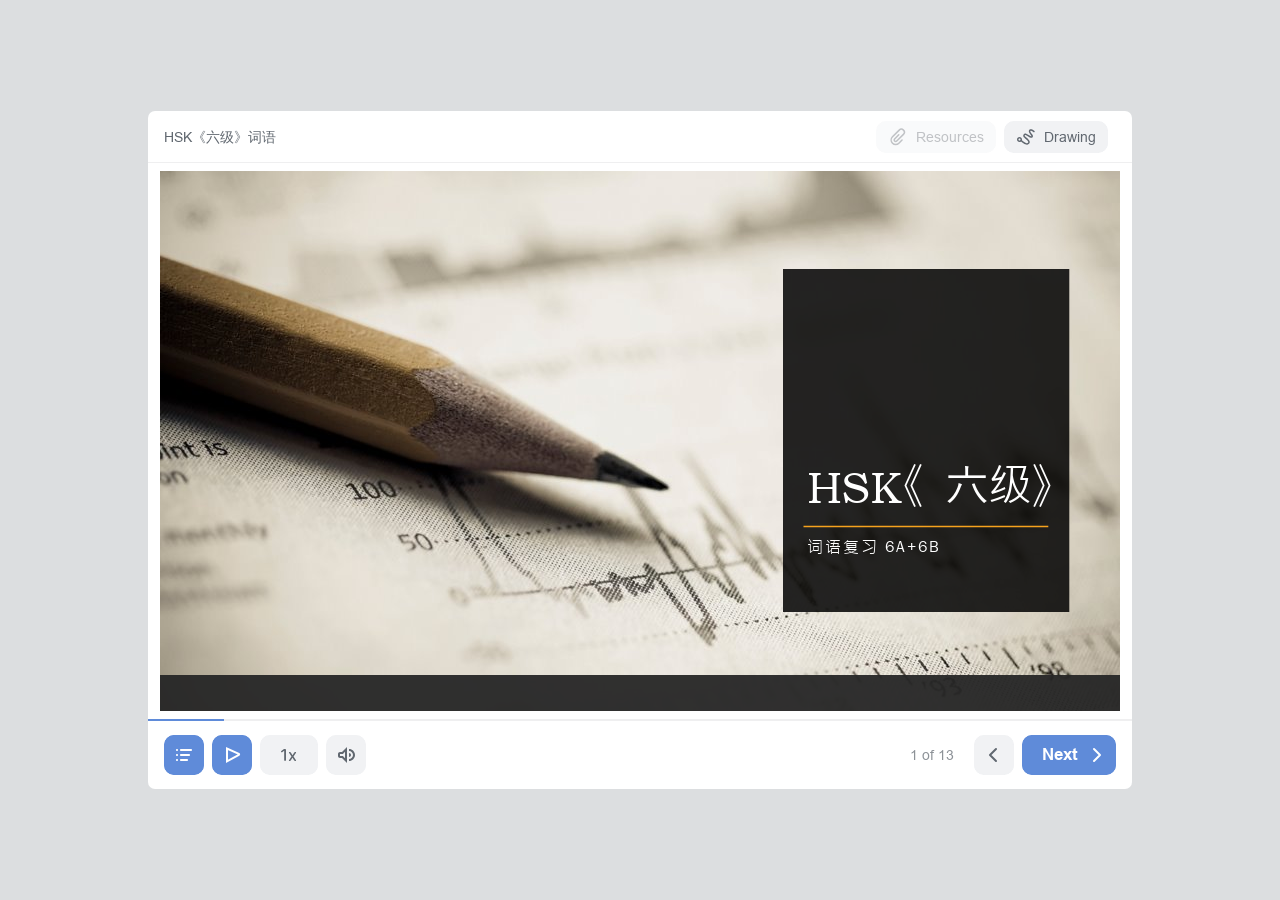
<file: index.html>
<!DOCTYPE html>
<!-- Created with iSpring --><!-- 976 684 --><!--version 11.7.0.5 --><!--type html --><!--mainFolder ./ -->
<html style=background-color:#dcdee0;>
<head>
    <meta http-equiv="Content-Type" content="text/html;charset=utf-8"/><meta name="viewport" content="width=device-width,initial-scale=1,minimum-scale=1,maximum-scale=1,user-scalable=no"/><meta name="format-detection" content="telephone=no"/><meta name="apple-mobile-web-app-capable" content="yes"/><meta name="apple-mobile-web-app-status-bar-style" content="black"/><meta http-equiv="X-UA-Compatible" content="IE=edge"/><meta name="msapplication-tap-highlight" content="no"/><title>HSK《六级》词语</title><link rel="apple-touch-icon-precomposed" href="data/apple-touch-icon.png"/><link rel="shortcut icon" type="image/ico" href="data/favicon.ico"/><style>body {background-color:#dcdee0;}#spr0_7942b9 {display:none;}</style>
    
    
    <style>
		#playerView {
			position:absolute;
			-webkit-tap-highlight-color:rgba(0,0,0,0);
			-webkit-user-select:none;
			-moz-user-select:none;
			-webkit-touch-callout:none;
			-webkit-user-drag:none;
		}
		#playerView * {
			position:absolute;
		}
		#preloader {
			width: 50px;
			height: 50px;
			position: absolute;
			top: 0;
			left: 0;
			bottom: 0;
			right: 0;
			margin: auto;
			border-radius: 10px;
			background-color: rgba(0, 0, 0, 0.5);
		}

		#preloader::after {
			content: '';
			position: absolute;
			background: url([data-uri]);
			background-size: cover;
			top: 0;
			left: 0;
			bottom: 0;
			right: 0;
			animation: preloader_spin 1s infinite linear;
			-webkit-animation: preloader_spin 1s infinite linear;
		}

		@keyframes preloader_spin { 0% {transform: rotate(0deg);} 100% {transform: rotate(360deg);} }
		@-webkit-keyframes preloader_spin { 0% {-webkit-transform: rotate(0deg);} 100% {-webkit-transform: rotate(360deg);}}
    </style>
</head>
<body>
	<div id="preloader"></div>
	<script src="data/browsersupport.js?70C713C1"></script>
	<script src="data/player.js?70C713C1"></script>
    <div id="content"></div>
    <div id="spr0_7942b9"></div>
    <script>
		document.addEventListener("DOMContentLoaded", () => (function(startup){
			function start(savedPresentationState)
			{
				var presInfo = "eNrtnF1v40h2hv+KoGCQi5hesqr41bkISJHqVlq2vJLcPZ2ZgUBLlMW0JDoSZY93YGCCxQKZJHM3d4sgCRAkAXYHc7u7WOTHZHcwe7d/IaeKkshzRMnunnGABdwftsn3sOo5p6peFgVLn9WT+rP6Z6bVMLltM03XdVsT8KPmhzzUAsfwPeH7DmP6Xf2onkHwi97L333+j9/+7OvvfvNfv/v8n/7wzZd/+OZr0IaHxJv6M9fSj+qT+jNTwPchxA7TRdy7WgxsV1iOwSDq6rr+jOmGdVRfSaxkuVwlWTwwjGP7WB+Yfwkhcf3ZZ/W5/PJWfoHDbLGKj+pR/dlHSqhfXUHYUh1CCGeqs3E0XcbqtPrp7pO7ozx6vkTR4nD0FY7m97SdlaONe6KvDkfLNIvgMQaxVHBeid2WpzjYPBx8XQ52DjMvqzD2R8cVHPujxyjavSf6AkXbh6OvVyj6niyvR+Xo9fTdG50hbluvrjaE12doBsvls6zfwfkreT7anJ/SWXBUX8jpUr9Ts/6z+njT6t2m34qVCEwtudKbfjMImy7TGobONdEQpuZzn2um6eq2ETInCK27PIH6KMqij3+0nCaj2Dj+WznUQ3p2qGZAX2IkWy2bzC7ggqvLfOHbjlr3ggPfaJsMpKUfFVl+uov88eLjeW4g3/7Hl7//9b/VrOgvrIvcAyBJqJJ+rOuGakQc28K1hWkwR5g2s1msGcbdJ0eSStXyo0/W9c4rNFpfrOd/xPrq3Efy0UnUT1AJ1cRyEl3Fy/WpXt7eq/zb7frb2/z7OP92k+bB+WhYXu27r/5VZvPv//3H3/6DoRn6H3/7xWZQfM48wzF0LRSe0ITreJpvcqYFvqc3mp5wA84rBoVVDgrbPyjs+Gr+roNSTS7H5rtf/vL3v/r8D9/8z+bgN/9cOvjVF8XBtz//eTnsq5Lys6/L1/y0rPyipPz6X0rKl3+PDhCEPC5zKP0LdIxoVPxXWC8zqet/SvRfYL0MB53nfH9a8xQmg2zno/pkqssbsm0PIYHJ1NgcfHIkNV7WBNassmZjzUVt6lg0GFI5UU2kWkR1kOpilRlllTGiCqSaREX5MJIQQ/0y0i9HNeS0iChfTvLliIoTKo6oOKHiiIoTKoGoBKESiEoQKoGoBKESiEoUVA/0P5N73PdNA/yv6WjCCbnmG42GFlp66PrNZtMNvQr/45X+x/f7H3/yvyf/q/K/z9QkukkHbKAD+Go7a25S4+Mfvez0vJde36vBBsWq+Z5f043jSTabyieiVE0ZmFGmox9bhikMWzg6PNHkE8zk/Fi3LVcXzLUc2zzabtdg3m239dR+L0ZGYb/yoGS/G01gzSprNtZc1KaOxdx+tyonqolUi6gOUl2sMqOsMkZUgVSTqCgfRhJiqF9G+uWohpwWEeXLSb4cUXFCxREVJ1QcUXFCJRCVIFQCUQlCJRCVIFQCUYmC6oH267m2J7jJNd1n8EwQGp7mWV6oWZbjctcXnuFW2a+otF+x337Fk/0+2e9B++UDg9gvq7Rf9rj2Ox66hf3Kg5L9bjSBNaus2VhzUZs6FnP73aqcqCZSLaI6SHWxyoyyyhhRBVJNoqJ8GEmIoX4Z6ZejGnJaRJQvJ/lyRMUJFUdUnFBxRMUJlUBUglAJRCUIlUBUglAJRCUKqgfabzPUbdPyDS1oWqYm7DDUXAPcOHBt2xJNK2g2ggr7NSvt19xvv+aT/T7Z70H7FQNG7JdX2i9/VPs1+VDf2q86KOx3qwmsWWXNxpqL2tSxqOy3UDlRTaRaRHWQ6mKVGWWVMaIKpJpERfkwkhBD/TLSL0c15LSIKF9O8uWIihMqjqg4oeKIihMqgagEoRKIShAqgagEoRKIShRUD7Rf17CboRU0NN0VriZcF+zX5yH8ZBhNrruB7dgV9mtV2q+1336tJ/t9st+D9msOOLFfUWm/4nHt1x46hf3Kg5L9bjSBNaus2VhzUZs6FnP73aqcqCZSLaI6SHWxyoyyyhhRBVJNoqJ8GEmIoX4Z6ZejGnJaRJQvJ/lyRMUJFUdUnFBxRMUJlUBUglAJRCUIlUBUglAJRCUKqofufk3DNYLQ1PTQB/v1Gobmc+5pPDBsv+n7FuNGhf3alfZr77df+8l+n+z3oP1aA0Hs16y0X/Nx7ffiorT7lQcl+91oAmtWWbOx5qI2dSzm9rtVOVFNpFpEdZDqYpUZZZUxogqkmkRF+TCSEEP9MtIvRzXktIgoX07y5YiKEyqOqDih4oiKEyqBqAShEohKECqBqAShEohKFFQPtF9DZ6ZhGUyzTa5rwuGu5jYMoVlB4LiBE7oNW6+wX6fSfp399us82e+T/R60X3tgEvu1Ku3Xelz7Hbul3a88KNnvRhNYs8qajTUXtaljMbffrcqJaiLVIqqDVBerzCirjBFVINUkKsqHkYQY6peRfjmqIadFRPlyki9HVJxQcUTFCRVHVJxQCUQlCJVAVIJQCUQlCJVAVKKgeqD9hp7wYb8MG9+m6WkiNA2wXx92v2HTb/iBYzfNqtd+3Ur7dffbr/tkv0/2e9B+nYFF7NeutF/[base64]/AUI3XTuwmOaGTRN2wIGu+U0HPDjUm7rLjSDw3Sr7rX73m3Hg7W/G+7z/rYr7T+kN2OsT+Xvzz5rzusqy7i2SaJobzUfrEo3nmX58k47lo03dk3yubjKbCy49I5AnmGG4htAtZipQHDGiEZcqR85sQzgyZPMJAUBxcRDDeFSMo/rF2vQKnuQgD3tknmSH5+IwEP//KdAOGXQt1mB+mr6dRfNaZzqq9bLbabwDKTCk44riDpRTct01bZ0bBaYwIMzMz+Sc3HA5N12FJUFLKOYa5c2q9jzNJsmwdt7aoTDLFAbcCF1DN0yVdw5h6q5tmZtS4YgRjSAE1prgJBku0mU6zmp/PYnnly/ipArFIigYQ/Bt5lFZHu3IBMJeQzQX0fztNJlviiFHaIfBJjPHsEydu3oJxLCZYxpmae6UY0Y7MYoG2lOfR3ORLkbxohuNkhV4lSE//COdpoulMsEl+LMfDd9eLtLVfCRPKRHQ/yxswkZb/vJ9ehUNkwwcDawwu70Cp633Ou1WoD7tQzYQTuNZPM+KdrxhllzHqLXAhP27/16tvUiv4wVuLAhZaL5DY/340wy1AOvO4cE7tlCRlmCwPsN3bGc3oYc3004v0+8zYFfR5b4BDxpBGOr3XT+NbuPFnhaa6s+DWtgZEcsAG7q390Uyixa3/irL0vkeCLPp+IH7fg3tjoyp27bvv1Nrar19XyTVyA+Bs1Pohw0SbWIX5UHtLONhOh/dN2Ry3jbF+za1ixaa8u87trc7bO+FtWfg3gfp/dZIRSO7OA9o6U7eKObZIp2eRfN4qj7kLLpOLqMsSecn6UiGXtz25A5fbu6vFunlIl4u/[base64]/7FUS38SjEHpN4uUWaLaaZsk0vo63JHOV3zZunWUcLYaT7eeFTSBmHiWbcVRPSqOiT5mll7XjcYYSl/c0PKhpVkJBA1o6d5ZPpnjRmo/TauUV9F5I21rmn00GvPJBckt3oQZJPs/VoyyLhhN5v5ZTG5zwLdyx0hTygl3VOo4kMkxXi2WsHk1flcesIkU6prA4l4mcHnXj2JBLuCVxzvyB12iEvV7Lb4cDr9vyBm3PD9sD32u8HPQ7Az983jqFi56ntQz+TeLaRXyZzOfJ/[base64]/pvBSUdl318t5jWodoTqp4z2UFunne6J18aNjMcPbgXoe+FpP+wOzl50+p08g3yx1a4maZbuXiZHa3A66DQHjc75aX8zcLUP1sr5iR92P5BT9oN+p++tx7f3wU5Lr+B01VCpVX5gqF57wHvidV/mKTS6IZwIBq9b/RdwdWMRg/uPajdJNqklPdj5wPqJr6PpKp/Nm9WZt9rve40XJ1CBQdBpnKsfeud+v9Vvy3IG6XAlXWMnuNmSlSgCm8k03glqnXjPUdRZMsxWi93Aduv0ZTmunczf7gTl1SpF5WaowjYW4p2drafitpjgJvKOmMc1GgNo6xzGrglSZzwmp+UM7szxyU13uYnnUue03+2087U4aLQ7PSh/[base64]/01fVew50CZmun3QMTCzZn1CqCfc+kNlpEsCW7rIzvej1V03ARLePF3pCB125vomrRdFoV+KL1/EUb/ueD9GKzf6pu9UxNvbPNlFtbptfrve50ZcVD5ZiqBNFyeQNPDbLW17AXy2tQLsy6Eq3TRgfGsdEvt9OaD6Hu8TDbtrONhh49NTjrcQe6oPN60M/nez+tRaPraD6M0SCrwT+CEdxOCIBJJGw0LLGcgLdKs/I7H8JkUkt4V+i8lKvm5a7wJpSr/s1mzZdujjA3N7NKTcw36ao2jOTUmN7m1VGAEqmmnrSOq5rohT8+h4q3vPY7NCGXqfJFuLuEuZWtLUpO7qs4Hq3jYAjCQI70j89bfzNoemDtASmu7HMSXcfzP8/HBWa9rPDfrZKfyFm+LN//4MLwww9q0XwkMeGCvcNyXAmA1vI9gwxjuTvAB7n29ykn4Tt0eAslmcexmuayJO/cca8BO5gu7NXepeLwJBVr0nd/yLJvSX6A0t8HeLjzH2IMHk6w3vg1Ou22dwae6bfkyu/B401tGi+XNC6Em4QyVXDz6Y74Idy3gnITs3Sz0ymiTjsA0cz9ZWOJYJsJPPDtYL0O/V6rL2/Ur+OLJdxp8gA1X7+vAcp5uu7wHnco5CBseuftvjqjEljMonUZgFnerNfsuW1huCBVg3UTwV0U6CBzuJnXbibxIlbCFB495b79r/IGt5Pi+ya6nQzrbHuh1228gFRPG2p32JDNTJEGYyTzafd72z0kDNYsyoYTMNmxfIUON5ZvWDblWUP21AsJ//v5f6JQ2nAepcoxzZYVoTBd5MJQ9xfw93mxsdwJkx1vG07m5Wflzaa5tzPQqwv1msGSxpENct/zc4xSSbYkUlzvKovENi+jSb0Fc+M991by/la5t4qyfICzZLYxNIW+Ho3iuaGntqrLdLUYFkBFoHyMgsWmNjlynpa3XuW4zSCU8y7Je3bV5ZBiZa8toHjQVC/45BfAHn+7E253vCDfGLbTaARY2+mUPwutlwVM2Py4NF2v1bPR3d3/AR7n2Wo=";
				PresentationPlayer.start(presInfo, "content", "playerView", onPlayerInit, savedPresentationState);
				function onPlayerInit(player)
				{
					(function(player){
	(function(player)
{
	function findConnector(win)
	{
		var retries = 0;
		while (!win.ispringPresentationConnector && win.parent && win.parent != win)
		{
			++retries;
			if (retries > 7)
			{
				return null;
			}

			win = win.parent;
		}
		return win.ispringPresentationConnector;
	}

	function getConnector()
	{
		var api = findConnector(window);
		if (!api && window.opener && (typeof(window.opener) != "undefined"))
		{
			api = findConnector(window.opener);
		}
		return api;
	}

	try
	{
		var connector = getConnector();
		if (connector)
		{
			connector.register(player);
		}
	}
	catch (e) {}
})(player);

})(player);

					var preloader = document.getElementById("preloader");
					preloader.parentNode.removeChild(preloader);
				}
			}

			if (startup)
				startup(start);
			else
				start();
		})());
    </script>
</body>
</html>
</file>
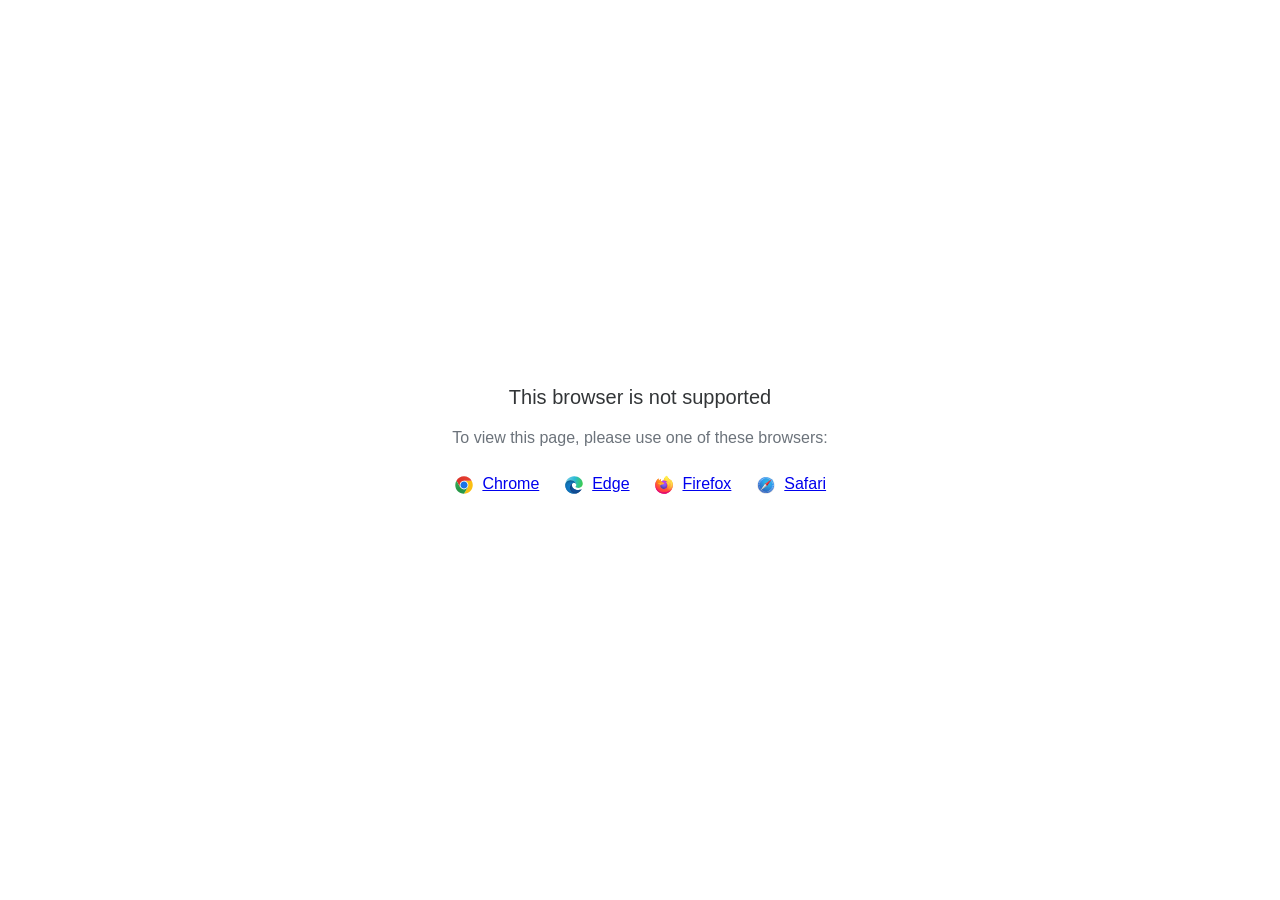
<file: data/html5-unsupported.html>
<html>
<head>
    <meta http-equiv="Content-Type" content="text/html;charset=utf-8"/>
    <meta name="viewport" content="width=device-width,initial-scale=1,maximum-scale=1">
    <meta name="format-detection" content="telephone=no">
    <meta name="apple-mobile-web-app-capable" content="yes">
    <meta name="apple-mobile-web-app-status-bar-style" content="black">
    <meta http-equiv="X-UA-Compatible" content="IE=edge">
    <meta name="msapplication-tap-highlight" content="no" />
    <title>Page Not Available</title>
    <style>
        body {
            background: #fff;
        }

        .banner {
            position: absolute;
            top: 50%;
            left: 50%;
            margin-left: -235px;
            margin-top: -67px;
            width: 470px;
            text-align: center;
            font-family: Roboto, Arial, Helvetica, sans-serif;
        }

        .title {
            margin-bottom: 16px;
            font-size: 20px;
            font-weight: 500;
            color: #323537;
            line-height: 28px;
        }

        .text {
            margin-bottom: 26px;
            font-size: 16px;
            color: #6C737B;
            line-height: 22px;
        }

        .browsers svg, .browsers a {
            display: inline-block;
            vertical-align: top;
        }

        .browsers a {
            font-size: 16px;
            margin-right: 20px;
            margin-left: 4px;
        }

        .browsers :last-child {
            margin-right: 0;
        }
    </style>
</head>
<body>
    <div class="banner">
        <div class="title">This browser is not supported</div>
        <div class="text">To view this page, please use one of these browsers:</div>
        <div class="browsers">
            <svg width="20" height="20" viewBox="0 0 20 20" fill="none" xmlns="http://www.w3.org/2000/svg">
                <path d="M10.0001 10.0001L13.789 12.1875L10.0001 18.7501C14.8326 18.7501 18.7501 14.8326 18.7501 10.0001C18.7501 8.40581 18.3216 6.91244 17.5766 5.625H10L10.0001 10.0001Z" fill="#FBBF12"/>
                <path d="M9.99999 1.25C6.76136 1.25 3.93585 3.01077 2.42285 5.6261L6.21103 12.1876L9.99999 10.0001V5.62507H17.5766C16.0634 3.01039 13.2382 1.25 9.99999 1.25Z" fill="url(#paint0_linear_579_2699)"/>
                <path d="M1.25005 10C1.25005 14.8325 5.16742 18.75 10 18.75L13.789 12.1875L10 10L6.21109 12.1875L2.42291 5.62598C1.67833 6.91306 1.25 8.40588 1.25 9.99988" fill="url(#paint1_linear_579_2699)"/>
                <path d="M14.3751 10.0001C14.3751 12.4163 12.4163 14.3751 10.0001 14.3751C7.58381 14.3751 5.625 12.4163 5.625 10.0001C5.625 7.58381 7.58381 5.625 10.0001 5.625C12.4163 5.625 14.3751 7.58381 14.3751 10.0001Z" fill="white"/>
                <path d="M13.5548 10.0001C13.5548 11.9633 11.9633 13.5548 10.0001 13.5548C8.03686 13.5548 6.44531 11.9633 6.44531 10.0001C6.44531 8.03686 8.03686 6.44531 10.0001 6.44531C11.9633 6.44531 13.5548 8.03686 13.5548 10.0001Z" fill="#1A73E8"/>
                <defs>
                    <linearGradient id="paint0_linear_579_2699" x1="5.04786" y1="6.71874" x2="12.965" y2="6.71874" gradientUnits="userSpaceOnUse">
                        <stop stop-color="#DB3328"/>
                        <stop offset="1" stop-color="#E53D30"/>
                    </linearGradient>
                    <linearGradient id="paint1_linear_579_2699" x1="4.58454" y1="7.18406" x2="7.82938" y2="12.8043" gradientUnits="userSpaceOnUse">
                        <stop stop-color="#32A651"/>
                        <stop offset="1" stop-color="#279847"/>
                    </linearGradient>
                </defs>
            </svg>
            <a href="https://www.google.com/chrome">Chrome</a>
            <svg width="20" height="20" viewBox="0 0 20 20" fill="none" xmlns="http://www.w3.org/2000/svg">
                <path d="M12.2449 9.92045C12.2449 8.25 10.5088 5.36648 6.59777 5.36648C2.68671 5.36648 1.25 8.62784 1.25 10.0199C1.25 5.0483 5.30074 1.25 10.1097 1.25C14.9188 1.25 18.75 4.84943 18.75 8.50852C18.75 11.7699 16.2956 12.9034 14.3002 12.9034C12.9832 12.9034 11.4866 12.4659 11.4866 11.7699C11.4866 11.233 12.2449 11.233 12.2449 9.92045Z" fill="url(#paint0_linear_579_2709)"/>
                <path d="M6.59777 5.36646C10.5088 5.36646 12.2449 8.24998 12.2449 9.92043C12.2449 9.93342 12.2448 9.94627 12.2446 9.95901C12.2249 8.84657 11.4738 7.79259 9.99002 7.79259C8.11431 7.79259 5.5801 10.338 5.91933 13.5C6.19087 16.031 8.33381 19.4261 12.9832 18.2329C12.9832 18.2329 12.1052 18.75 9.6508 18.75C5.30074 18.75 1.25 14.7727 1.25 10.2187C1.25 10.0981 1.25184 9.97975 1.25555 9.8637C1.35584 8.39889 2.82648 5.36646 6.59777 5.36646Z" fill="url(#paint1_linear_579_2709)"/>
                <path d="M6.59777 5.36646C10.5088 5.36646 12.2449 8.24998 12.2449 9.92043C12.2449 9.93342 12.2448 9.94627 12.2446 9.95901C12.2249 8.84657 11.4738 7.79259 9.99002 7.79259C8.11431 7.79259 5.5801 10.338 5.91933 13.5C6.19087 16.031 8.33381 19.4261 12.9832 18.2329C12.9832 18.2329 12.1052 18.75 9.6508 18.75C5.30074 18.75 1.25 14.7727 1.25 10.2187C1.25 10.0981 1.25184 9.97975 1.25555 9.8637C1.35584 8.39889 2.82648 5.36646 6.59777 5.36646Z" fill="url(#paint2_radial_579_2709)"/>
                <path d="M12.4415 18.4371C14.9324 17.7576 16.712 15.6377 17.0338 15.2101C17.393 14.7328 17.4928 14.4345 17.393 14.3351C17.2932 14.2357 17.1536 14.2555 16.7944 14.4345C16.4352 14.6135 14.32 15.4885 11.9056 14.7527C9.49107 14.0169 7.83486 12.1078 7.83486 9.99987C7.83486 8.36919 9.23166 7.79248 9.98993 7.79248C8.11422 7.79248 5.58001 10.3379 5.91923 13.4999C6.19077 16.0309 8.33371 19.426 12.9831 18.2328C12.9831 18.2328 12.821 18.3283 12.4415 18.4371Z" fill="#0E458A"/>
                <path d="M12.4415 18.4371C14.9324 17.7576 16.712 15.6377 17.0338 15.2101C17.393 14.7328 17.4928 14.4345 17.393 14.3351C17.2932 14.2357 17.1536 14.2555 16.7944 14.4345C16.4352 14.6135 14.32 15.4885 11.9056 14.7527C9.49107 14.0169 7.83486 12.1078 7.83486 9.99987C7.83486 8.36919 9.23166 7.79248 9.98993 7.79248C8.11422 7.79248 5.58001 10.3379 5.91923 13.4999C6.19077 16.0309 8.33371 19.426 12.9831 18.2328C12.9831 18.2328 12.821 18.3283 12.4415 18.4371Z" fill="url(#paint3_radial_579_2709)"/>
                <defs>
                    <linearGradient id="paint0_linear_579_2709" x1="17.7323" y1="11.5909" x2="0.61762" y2="7.54779" gradientUnits="userSpaceOnUse">
                        <stop stop-color="#3BCC50"/>
                        <stop offset="0.489583" stop-color="#2ABAD6"/>
                        <stop offset="1" stop-color="#7DCFE7"/>
                    </linearGradient>
                    <linearGradient id="paint1_linear_579_2709" x1="7.11659" y1="5.36646" x2="7.11659" y2="18.75" gradientUnits="userSpaceOnUse">
                        <stop stop-color="#035989"/>
                        <stop offset="0.265625" stop-color="#1175B6"/>
                        <stop offset="1" stop-color="#0470CF"/>
                    </linearGradient>
                    <radialGradient id="paint2_radial_579_2709" cx="0" cy="0" r="1" gradientUnits="userSpaceOnUse" gradientTransform="translate(6.83723 11.8693) rotate(59.2143) scale(5.92595 5.93561)">
                        <stop stop-color="#1284D8"/>
                        <stop offset="0.813899" stop-color="#1170B2" stop-opacity="0.767762"/>
                        <stop offset="1" stop-color="#0E649B" stop-opacity="0.65"/>
                    </radialGradient>
                    <radialGradient id="paint3_radial_579_2709" cx="0" cy="0" r="1" gradientUnits="userSpaceOnUse" gradientTransform="translate(11.6661 13.4999) rotate(77.9982) scale(4.79806 5.18015)">
                        <stop stop-color="#104890"/>
                        <stop offset="0.69943" stop-color="#12529E" stop-opacity="0.70624"/>
                        <stop offset="1" stop-color="#0E4584" stop-opacity="0.58"/>
                    </radialGradient>
                </defs>
            </svg>
            <a href="https://www.microsoft.com/edge">Edge</a>
            <svg width="20" height="20" viewBox="0 0 20 20" fill="none" xmlns="http://www.w3.org/2000/svg">
                <path d="M18.1191 6.70405C17.7385 5.78587 16.967 4.79462 16.3615 4.4815C16.8544 5.4501 17.1395 6.42162 17.2485 7.14652C17.2485 7.14652 17.2485 7.15163 17.2503 7.16113C16.2598 4.6861 14.5798 3.68791 13.2079 1.51504C13.1383 1.40543 13.069 1.29582 13.0012 1.17854C12.963 1.1124 12.932 1.05248 12.905 0.995851C12.8481 0.885984 12.8042 0.76987 12.7741 0.649844C12.7743 0.644144 12.7725 0.638558 12.7688 0.63417C12.7652 0.629782 12.7601 0.626904 12.7544 0.626094C12.749 0.624635 12.7434 0.624635 12.738 0.626094C12.7366 0.626756 12.7352 0.627617 12.734 0.628652C12.7318 0.628652 12.7296 0.63121 12.7274 0.63194L12.7311 0.627191C10.5302 1.91914 9.78353 4.30904 9.71499 5.5049C8.83549 5.56518 7.99455 5.88974 7.30189 6.43623C7.22949 6.37488 7.15379 6.31755 7.07512 6.26451C6.87551 5.56419 6.86708 4.82302 7.0507 4.11832C6.15057 4.52936 5.45059 5.17789 4.94165 5.75189H4.93764C4.5902 5.31089 4.61463 3.85634 4.63432 3.55272C4.63031 3.53372 4.37547 3.68535 4.34266 3.70837C4.03608 3.92756 3.7495 4.17357 3.48628 4.4435C3.18675 4.74784 2.9131 5.07672 2.66818 5.42671C2.1047 6.22702 1.70509 7.13132 1.49244 8.08735C1.48843 8.10635 1.48478 8.12608 1.48077 8.14544C1.46437 8.22254 1.40494 8.60946 1.39437 8.6935V8.71286C1.3169 9.11266 1.26865 9.5176 1.25 9.92444V9.96938C1.25 14.8186 5.17279 18.75 10.0114 18.75C14.345 18.75 17.943 15.5968 18.6477 11.455C18.6623 11.3428 18.6743 11.2295 18.6875 11.1163C18.8617 9.61022 18.6681 8.02743 18.1191 6.70405ZM8.02046 13.5774C8.06129 13.5968 8.09994 13.6183 8.14186 13.6373L8.14769 13.641C8.10577 13.6205 8.06311 13.5993 8.02082 13.5774H8.02046ZM17.251 7.16515V7.15675V7.16625V7.16515Z" fill="url(#paint0_linear_579_2717)"/>
                <path d="M18.119 6.704C17.7384 5.78582 16.9669 4.79457 16.3614 4.48145C16.8543 5.45005 17.1394 6.42157 17.2484 7.14647V7.16437C18.0752 9.41067 17.6246 11.695 16.9757 13.0907C15.9716 15.25 13.541 17.4635 9.73602 17.3557C5.62839 17.2388 2.0071 14.1802 1.33082 10.1776C1.20759 9.54586 1.33082 9.22543 1.39279 8.71281C1.31733 9.10778 1.28853 9.22214 1.25098 9.92439V9.96933C1.25098 14.8185 5.17377 18.7499 10.0124 18.7499C14.346 18.7499 17.944 15.5968 18.6487 11.4549C18.6633 11.3428 18.6753 11.2295 18.6884 11.1162C18.8616 9.61017 18.668 8.02738 18.119 6.704Z" fill="url(#paint1_radial_579_2717)"/>
                <path d="M18.119 6.704C17.7384 5.78582 16.9669 4.79457 16.3614 4.48145C16.8543 5.45005 17.1394 6.42157 17.2484 7.14647V7.16437C18.0752 9.41067 17.6246 11.695 16.9757 13.0907C15.9716 15.25 13.541 17.4635 9.73602 17.3557C5.62839 17.2388 2.0071 14.1802 1.33082 10.1776C1.20759 9.54586 1.33082 9.22543 1.39279 8.71281C1.31733 9.10778 1.28853 9.22214 1.25098 9.92439V9.96933C1.25098 14.8185 5.17377 18.7499 10.0124 18.7499C14.346 18.7499 17.944 15.5968 18.6487 11.4549C18.6633 11.3428 18.6753 11.2295 18.6884 11.1162C18.8616 9.61017 18.668 8.02738 18.119 6.704Z" fill="url(#paint2_radial_579_2717)"/>
                <path d="M13.8612 7.73587C13.8806 7.74939 13.8977 7.7629 13.9159 7.77642C13.696 7.38513 13.4221 7.02694 13.1022 6.71246C10.3788 3.98314 12.3884 0.794172 12.7271 0.631947L12.7307 0.627197C10.5298 1.91915 9.78314 4.30905 9.7146 5.50491C9.81668 5.49797 9.9184 5.4892 10.0223 5.4892C11.6647 5.4892 13.0953 6.39459 13.8612 7.73587Z" fill="url(#paint3_radial_579_2717)"/>
                <path d="M10.028 8.28118C10.0138 8.5004 9.24382 9.25307 8.97441 9.25307C6.48292 9.25307 6.07861 10.7635 6.07861 10.7635C6.18798 12.0357 7.07244 13.0833 8.14245 13.6375C8.19131 13.6627 8.24052 13.6854 8.28828 13.708C8.37396 13.7446 8.46 13.7811 8.54567 13.8136C8.91262 13.9433 9.29689 14.0172 9.68568 14.0329C14.0525 14.2382 14.8991 8.80001 11.7473 7.22087C12.5541 7.08021 13.3919 7.40575 13.8597 7.73495C13.0941 6.39367 11.6631 5.48828 10.0207 5.48828C9.91682 5.48828 9.81511 5.49705 9.71303 5.50399C8.83417 5.56502 7.99404 5.88994 7.30212 6.43642C7.43591 6.55005 7.58685 6.70131 7.90439 7.0148C8.5001 7.60378 10.0247 8.20993 10.028 8.28118Z" fill="url(#paint4_radial_579_2717)"/>
                <path d="M10.028 8.28118C10.0138 8.5004 9.24382 9.25307 8.97441 9.25307C6.48292 9.25307 6.07861 10.7635 6.07861 10.7635C6.18798 12.0357 7.07244 13.0833 8.14245 13.6375C8.19131 13.6627 8.24052 13.6854 8.28828 13.708C8.37396 13.7446 8.46 13.7811 8.54567 13.8136C8.91262 13.9433 9.29689 14.0172 9.68568 14.0329C14.0525 14.2382 14.8991 8.80001 11.7473 7.22087C12.5541 7.08021 13.3919 7.40575 13.8597 7.73495C13.0941 6.39367 11.6631 5.48828 10.0207 5.48828C9.91682 5.48828 9.81511 5.49705 9.71303 5.50399C8.83417 5.56502 7.99404 5.88994 7.30212 6.43642C7.43591 6.55005 7.58685 6.70131 7.90439 7.0148C8.5001 7.60378 10.0247 8.20993 10.028 8.28118Z" fill="url(#paint5_radial_579_2717)"/>
                <path d="M6.89479 6.14439C6.96588 6.19043 7.02421 6.22916 7.07708 6.2646C6.87746 5.56428 6.86903 4.82311 7.05265 4.11841C6.15252 4.52945 5.45255 5.17799 4.9436 5.75198C4.9848 5.75089 6.2557 5.72787 6.89479 6.14439Z" fill="url(#paint6_radial_579_2717)"/>
                <path d="M1.33119 10.1776C2.00747 14.1802 5.62876 17.2388 9.7393 17.3557C13.5443 17.4635 15.9735 15.25 16.979 13.0907C17.6279 11.6946 18.0785 9.41068 17.2517 7.16437V7.14756C17.2517 7.14976 17.2517 7.15268 17.2535 7.16218C17.5641 9.1962 16.532 11.1667 14.9184 12.4992C14.9167 12.5029 14.9152 12.5067 14.9137 12.5105C11.7692 15.0765 8.76042 14.0586 8.15123 13.6431C8.10893 13.6227 8.06628 13.6015 8.02399 13.5796C6.19056 12.7027 5.43334 11.0274 5.59558 9.5919C4.04797 9.5919 3.52007 8.28314 3.52007 8.28314C3.52007 8.28314 4.90982 7.29006 6.74143 8.1538C8.43778 8.95396 10.031 8.2835 10.031 8.28314C10.0277 8.21189 8.50304 7.60391 7.90842 7.01676C7.59088 6.70327 7.43995 6.55201 7.30615 6.43838C7.23375 6.37702 7.15805 6.3197 7.07939 6.26665C7.02725 6.23012 6.97001 6.19358 6.8971 6.14645C6.25801 5.72992 4.98711 5.75294 4.94518 5.75404H4.94117C4.59374 5.31303 4.61816 3.85849 4.63785 3.55487C4.63384 3.53587 4.379 3.68749 4.34619 3.71051C4.03961 3.92971 3.75303 4.17571 3.48981 4.44564C3.19028 4.74999 2.91663 5.07887 2.67171 5.42886C2.10823 6.22916 1.70862 7.13347 1.49597 8.08949C1.48904 8.1063 1.17734 9.47023 1.33119 10.1776Z" fill="url(#paint7_radial_579_2717)"/>
                <path d="M13.1024 6.71246C13.4222 7.02693 13.6962 7.38513 13.9161 7.77642C13.9616 7.81071 14.0055 7.8473 14.0473 7.88603C16.0335 9.71873 14.9945 12.3132 14.9154 12.4996C16.529 11.1671 17.5611 9.19662 17.2505 7.16259C16.2599 4.6861 14.58 3.68791 13.2081 1.51504C13.1385 1.40543 13.0692 1.29582 13.0014 1.17854C12.9631 1.1124 12.9321 1.05248 12.9051 0.995851C12.8483 0.885984 12.8044 0.76987 12.7742 0.649844C12.7745 0.644144 12.7726 0.638559 12.769 0.63417C12.7653 0.629782 12.7602 0.626904 12.7546 0.626094C12.7492 0.624635 12.7435 0.624635 12.7382 0.626094C12.7367 0.626756 12.7354 0.627617 12.7341 0.628652C12.732 0.628652 12.7298 0.63121 12.7276 0.63194C12.3885 0.794165 10.379 3.98313 13.1024 6.71246Z" fill="url(#paint8_radial_579_2717)"/>
                <path d="M14.0464 7.88413C14.0046 7.8454 13.9608 7.80882 13.9152 7.77452C13.8973 7.761 13.8787 7.74748 13.8605 7.73396C13.3928 7.40513 12.555 7.07922 11.7482 7.21989C14.8995 8.79902 14.0534 14.2372 9.68654 14.0319C9.29775 14.0163 8.91348 13.9424 8.54653 13.8126C8.46085 13.7805 8.37481 13.7451 8.28914 13.7071C8.23956 13.6844 8.19034 13.6618 8.14331 13.6365L8.14914 13.6402C8.75834 14.0567 11.7671 15.0746 14.9116 12.5075C14.9116 12.5075 14.9134 12.5028 14.9163 12.4962C14.9943 12.3132 16.0334 9.71866 14.0464 7.88413Z" fill="url(#paint9_radial_579_2717)"/>
                <path d="M6.07833 10.7635C6.07833 10.7635 6.48264 9.25306 8.97412 9.25306C9.24354 9.25306 10.0135 8.49966 10.0277 8.28117C10.0419 8.06268 8.43455 8.95199 6.7382 8.15183C4.90659 7.28809 3.51685 8.28117 3.51685 8.28117C3.51685 8.28117 4.04475 9.58993 5.59235 9.58993C5.43012 11.0255 6.18733 12.6992 8.02076 13.5776C8.06159 13.597 8.10024 13.6185 8.14217 13.6375C7.07215 13.0843 6.18879 12.0357 6.07833 10.7635Z" fill="url(#paint10_radial_579_2717)"/>
                <path d="M18.1191 6.70405C17.7385 5.78587 16.967 4.79462 16.3615 4.4815C16.8544 5.4501 17.1395 6.42162 17.2485 7.14652C17.2485 7.14652 17.2485 7.15163 17.2503 7.16113C16.2598 4.6861 14.5798 3.68791 13.2079 1.51504C13.1383 1.40543 13.069 1.29582 13.0012 1.17854C12.963 1.1124 12.932 1.05248 12.905 0.995851C12.8481 0.885984 12.8042 0.76987 12.7741 0.649844C12.7743 0.644144 12.7725 0.638558 12.7688 0.63417C12.7652 0.629782 12.7601 0.626904 12.7544 0.626094C12.749 0.624635 12.7434 0.624635 12.738 0.626094C12.7366 0.626756 12.7352 0.627617 12.734 0.628652C12.7318 0.628652 12.7296 0.63121 12.7274 0.63194L12.7311 0.627191C10.5302 1.91914 9.78353 4.30904 9.71499 5.5049C9.81707 5.49796 9.91878 5.48919 10.0227 5.48919C11.6651 5.48919 13.0957 6.39458 13.8616 7.73586C13.3939 7.40703 12.5561 7.08111 11.7493 7.22178C14.9007 8.80092 14.0545 14.2391 9.68764 14.0338C9.29885 14.0182 8.91458 13.9443 8.54763 13.8145C8.46196 13.7824 8.37592 13.747 8.29024 13.709C8.24066 13.6863 8.19144 13.6636 8.14441 13.6384L8.15025 13.6421C8.10796 13.6216 8.0653 13.6004 8.02301 13.5785C8.06384 13.5979 8.10249 13.6194 8.14441 13.6384C7.07221 13.0842 6.18885 12.0356 6.07839 10.7633C6.07839 10.7633 6.4827 9.25288 8.97418 9.25288C9.2436 9.25288 10.0136 8.49949 10.0278 8.28099C10.0245 8.20975 8.49987 7.60177 7.90525 7.01462C7.58771 6.70113 7.43678 6.54986 7.30298 6.43623C7.23058 6.37488 7.15488 6.31755 7.07622 6.26451C6.87661 5.56419 6.86817 4.82302 7.05179 4.11832C6.15166 4.52936 5.45169 5.17789 4.94275 5.75189H4.93874C4.5913 5.31089 4.61572 3.85634 4.63541 3.55272C4.6314 3.53372 4.37657 3.68535 4.34375 3.70837C4.03717 3.92756 3.75059 4.17357 3.48738 4.4435C3.18785 4.74784 2.9142 5.07672 2.66928 5.42671C2.1058 6.22702 1.70618 7.13132 1.49353 8.08735C1.48952 8.10635 1.48588 8.12608 1.48187 8.14544C1.46546 8.22254 1.39109 8.61494 1.38088 8.69898C1.38088 8.70556 1.38088 8.69277 1.38088 8.69898C1.31262 9.10444 1.26891 9.51368 1.25 9.92444V9.96938C1.25 14.8186 5.17279 18.75 10.0114 18.75C14.345 18.75 17.943 15.5968 18.6477 11.455C18.6623 11.3428 18.6743 11.2295 18.6875 11.1163C18.8617 9.61022 18.6681 8.02743 18.1191 6.70405ZM17.25 7.15492V7.16442V7.15492Z" fill="url(#paint11_linear_579_2717)"/>
                <defs>
                    <linearGradient id="paint0_linear_579_2717" x1="16.9594" y1="3.43288" x2="2.3837" y2="17.4648" gradientUnits="userSpaceOnUse">
                        <stop offset="0.05" stop-color="#FFF44F"/>
                        <stop offset="0.11" stop-color="#FFE847"/>
                        <stop offset="0.22" stop-color="#FFC830"/>
                        <stop offset="0.37" stop-color="#FF980E"/>
                        <stop offset="0.4" stop-color="#FF8B16"/>
                        <stop offset="0.46" stop-color="#FF672A"/>
                        <stop offset="0.53" stop-color="#FF3647"/>
                        <stop offset="0.7" stop-color="#E31587"/>
                    </linearGradient>
                    <radialGradient id="paint1_radial_579_2717" cx="0" cy="0" r="1" gradientUnits="userSpaceOnUse" gradientTransform="translate(16.287 2.63668) scale(18.2654 18.3055)">
                        <stop offset="0.13" stop-color="#FFBD4F"/>
                        <stop offset="0.19" stop-color="#FFAC31"/>
                        <stop offset="0.25" stop-color="#FF9D17"/>
                        <stop offset="0.28" stop-color="#FF980E"/>
                        <stop offset="0.4" stop-color="#FF563B"/>
                        <stop offset="0.47" stop-color="#FF3750"/>
                        <stop offset="0.71" stop-color="#F5156C"/>
                        <stop offset="0.78" stop-color="#EB0878"/>
                        <stop offset="0.86" stop-color="#E50080"/>
                    </radialGradient>
                    <radialGradient id="paint2_radial_579_2717" cx="0" cy="0" r="1" gradientUnits="userSpaceOnUse" gradientTransform="translate(9.61279 10.1202) scale(18.2654 18.3055)">
                        <stop offset="0.3" stop-color="#960E18"/>
                        <stop offset="0.35" stop-color="#B11927" stop-opacity="0.74"/>
                        <stop offset="0.43" stop-color="#DB293D" stop-opacity="0.34"/>
                        <stop offset="0.5" stop-color="#F5334B" stop-opacity="0.09"/>
                        <stop offset="0.53" stop-color="#FF3750" stop-opacity="0"/>
                    </radialGradient>
                    <radialGradient id="paint3_radial_579_2717" cx="0" cy="0" r="1" gradientUnits="userSpaceOnUse" gradientTransform="translate(11.8153 -1.51753) scale(13.2325 13.2615)">
                        <stop offset="0.13" stop-color="#FFF44F"/>
                        <stop offset="0.25" stop-color="#FFDC3E"/>
                        <stop offset="0.51" stop-color="#FF9D12"/>
                        <stop offset="0.53" stop-color="#FF980E"/>
                    </radialGradient>
                    <radialGradient id="paint4_radial_579_2717" cx="0" cy="0" r="1" gradientUnits="userSpaceOnUse" gradientTransform="translate(7.59304 14.9021) scale(8.69686 8.71594)">
                        <stop offset="0.35" stop-color="#3A8EE6"/>
                        <stop offset="0.47" stop-color="#5C79F0"/>
                        <stop offset="0.67" stop-color="#9059FF"/>
                        <stop offset="1" stop-color="#C139E6"/>
                    </radialGradient>
                    <radialGradient id="paint5_radial_579_2717" cx="0" cy="0" r="1" gradientUnits="userSpaceOnUse" gradientTransform="translate(9.87545 7.94492) rotate(-13.9265) scale(4.60823 5.42407)">
                        <stop offset="0.21" stop-color="#9059FF" stop-opacity="0"/>
                        <stop offset="0.28" stop-color="#8C4FF3" stop-opacity="0.06"/>
                        <stop offset="0.75" stop-color="#7716A8" stop-opacity="0.45"/>
                        <stop offset="0.97" stop-color="#6E008B" stop-opacity="0.6"/>
                    </radialGradient>
                    <radialGradient id="paint6_radial_579_2717" cx="0" cy="0" r="1" gradientUnits="userSpaceOnUse" gradientTransform="translate(9.38226 1.88781) scale(6.25678 6.27051)">
                        <stop stop-color="#FFE226"/>
                        <stop offset="0.12" stop-color="#FFDB27"/>
                        <stop offset="0.3" stop-color="#FFC82A"/>
                        <stop offset="0.5" stop-color="#FFA930"/>
                        <stop offset="0.73" stop-color="#FF7E37"/>
                        <stop offset="0.79" stop-color="#FF7139"/>
                    </radialGradient>
                    <radialGradient id="paint7_radial_579_2717" cx="0" cy="0" r="1" gradientUnits="userSpaceOnUse" gradientTransform="translate(14.3005 -2.08939) scale(26.6943 26.7529)">
                        <stop offset="0.11" stop-color="#FFF44F"/>
                        <stop offset="0.46" stop-color="#FF980E"/>
                        <stop offset="0.62" stop-color="#FF5634"/>
                        <stop offset="0.72" stop-color="#FF3647"/>
                        <stop offset="0.9" stop-color="#E31587"/>
                    </radialGradient>
                    <radialGradient id="paint8_radial_579_2717" cx="0" cy="0" r="1" gradientUnits="userSpaceOnUse" gradientTransform="translate(11.72 0.833589) rotate(84.2447) scale(19.4998 12.7839)">
                        <stop stop-color="#FFF44F"/>
                        <stop offset="0.06" stop-color="#FFE847"/>
                        <stop offset="0.17" stop-color="#FFC830"/>
                        <stop offset="0.3" stop-color="#FF980E"/>
                        <stop offset="0.36" stop-color="#FF8B16"/>
                        <stop offset="0.45" stop-color="#FF672A"/>
                        <stop offset="0.57" stop-color="#FF3647"/>
                        <stop offset="0.74" stop-color="#E31587"/>
                    </radialGradient>
                    <radialGradient id="paint9_radial_579_2717" cx="0" cy="0" r="1" gradientUnits="userSpaceOnUse" gradientTransform="translate(9.23484 4.20996) scale(16.6653 16.7019)">
                        <stop offset="0.14" stop-color="#FFF44F"/>
                        <stop offset="0.48" stop-color="#FF980E"/>
                        <stop offset="0.59" stop-color="#FF5634"/>
                        <stop offset="0.66" stop-color="#FF3647"/>
                        <stop offset="0.9" stop-color="#E31587"/>
                    </radialGradient>
                    <radialGradient id="paint10_radial_579_2717" cx="0" cy="0" r="1" gradientUnits="userSpaceOnUse" gradientTransform="translate(13.6341 5.18793) scale(18.2402 18.2803)">
                        <stop offset="0.09" stop-color="#FFF44F"/>
                        <stop offset="0.23" stop-color="#FFE141"/>
                        <stop offset="0.51" stop-color="#FFAF1E"/>
                        <stop offset="0.63" stop-color="#FF980E"/>
                    </radialGradient>
                    <linearGradient id="paint11_linear_579_2717" x1="16.7844" y1="3.35761" x2="4.38152" y2="15.7337" gradientUnits="userSpaceOnUse">
                        <stop offset="0.17" stop-color="#FFF44F" stop-opacity="0.8"/>
                        <stop offset="0.27" stop-color="#FFF44F" stop-opacity="0.63"/>
                        <stop offset="0.49" stop-color="#FFF44F" stop-opacity="0.22"/>
                        <stop offset="0.6" stop-color="#FFF44F" stop-opacity="0"/>
                    </linearGradient>
                </defs>
            </svg>
            <a href="https://www.mozilla.org/firefox">Firefox</a>
            <svg width="20" height="20" viewBox="0 0 20 20" fill="none" xmlns="http://www.w3.org/2000/svg">
                <path d="M10 18.75C14.8325 18.75 18.75 14.8325 18.75 10C18.75 5.16751 14.8325 1.25 10 1.25C5.16751 1.25 1.25 5.16751 1.25 10C1.25 14.8325 5.16751 18.75 10 18.75Z" fill="url(#paint0_linear_579_2734)"/>
                <path d="M10 18.0938C14.4701 18.0938 18.0938 14.4701 18.0938 10C18.0938 5.52995 14.4701 1.90625 10 1.90625C5.52995 1.90625 1.90625 5.52995 1.90625 10C1.90625 14.4701 5.52995 18.0938 10 18.0938Z" fill="url(#paint1_radial_579_2734)"/>
                <path d="M10.0137 3.87498C9.95897 3.87498 9.91113 3.83399 9.91113 3.7793V2.35057C9.91113 2.29588 9.95897 2.25488 10.0137 2.25488C10.0683 2.25488 10.1162 2.29588 10.1162 2.35057V3.7793C10.1093 3.83399 10.0683 3.87498 10.0137 3.87498Z" fill="#F3F3F3"/>
                <path d="M10.0137 3.88182C9.95214 3.88182 9.9043 3.83397 9.9043 3.77929V2.35058C9.9043 2.29589 9.95214 2.24805 10.0137 2.24805C10.0752 2.24805 10.123 2.29589 10.123 2.35058V3.77929C10.123 3.83397 10.0684 3.88182 10.0137 3.88182ZM10.0137 2.26167C9.96583 2.26167 9.91799 2.30273 9.91799 2.35058V3.77929C9.91799 3.82713 9.95898 3.8682 10.0137 3.8682C10.0615 3.8682 10.1093 3.82713 10.1093 3.77929V2.35058C10.1026 2.30273 10.0615 2.26167 10.0137 2.26167Z" fill="white"/>
                <path d="M10.6972 3.10941C10.6426 3.10257 10.6016 3.06157 10.6016 3.00688L10.6494 2.37108C10.6562 2.31646 10.7041 2.2754 10.7588 2.28224C10.8135 2.28909 10.8545 2.33015 10.8545 2.38484L10.8066 3.02057C10.7998 3.07526 10.7519 3.11626 10.6972 3.10948V3.10941Z" fill="#F3F3F3"/>
                <path d="M10.6973 3.1164C10.6357 3.10955 10.5947 3.06171 10.5947 3.00702L10.6426 2.37123C10.6494 2.31661 10.6973 2.26877 10.7588 2.27554C10.8203 2.28239 10.8613 2.3303 10.8613 2.38492L10.8135 3.02071C10.8066 3.08224 10.7588 3.12324 10.6973 3.1164ZM10.7588 2.28923C10.7109 2.28923 10.663 2.32346 10.663 2.3713L10.6152 3.00709C10.6152 3.05486 10.6494 3.09593 10.7041 3.10271C10.7519 3.10271 10.7998 3.06855 10.7998 3.02071L10.8476 2.38492C10.8476 2.33708 10.8066 2.29608 10.7587 2.28923H10.7588Z" fill="white"/>
                <path d="M11.2099 3.99815C11.1551 3.98447 11.121 3.93662 11.1278 3.88193L11.4081 2.48051C11.4218 2.4259 11.4696 2.39167 11.5243 2.40536C11.579 2.41905 11.6131 2.4669 11.6063 2.52158L11.326 3.923C11.3192 3.97078 11.2645 4.005 11.2098 3.99815H11.2099Z" fill="#F3F3F3"/>
                <path d="M11.2101 4.00462C11.1485 3.99093 11.1144 3.93625 11.1212 3.88156L11.4015 2.48016C11.4152 2.42554 11.4699 2.38447 11.5313 2.39816C11.5928 2.41185 11.6271 2.46654 11.6202 2.52123L11.34 3.92263C11.3263 3.97724 11.2716 4.01147 11.2101 4.00462ZM11.5313 2.41185C11.4835 2.40501 11.4356 2.43231 11.4219 2.48023L11.1418 3.88163C11.1349 3.9294 11.1622 3.97724 11.2169 3.991C11.2647 3.99778 11.3126 3.9704 11.3263 3.92256L11.6065 2.52123C11.6134 2.46654 11.5792 2.42554 11.5313 2.41185Z" fill="white"/>
                <path d="M12.0302 3.38287C12.0172 3.37973 12.0049 3.37405 11.9941 3.36617C11.9832 3.35828 11.9741 3.34834 11.9671 3.33691C11.9601 3.32548 11.9554 3.31279 11.9534 3.29956C11.9513 3.28633 11.9519 3.27282 11.955 3.2598L12.1259 2.64462C12.1395 2.58993 12.1942 2.56255 12.2489 2.57624C12.3036 2.58993 12.3378 2.64462 12.3242 2.69931L12.1532 3.31456C12.1395 3.36918 12.0849 3.39656 12.0302 3.38287Z" fill="#F3F3F3"/>
                <path d="M12.0302 3.38948C11.9756 3.37579 11.9346 3.31426 11.9551 3.25965L12.126 2.64433C12.1396 2.58972 12.2011 2.55549 12.2558 2.56918C12.3105 2.58287 12.3515 2.6444 12.331 2.69902L12.1601 3.31433C12.1464 3.36895 12.0918 3.40317 12.0303 3.38948H12.0302ZM12.2558 2.58972C12.208 2.57603 12.1533 2.6034 12.1396 2.65125L11.9688 3.26642C11.9551 3.31426 11.9824 3.36218 12.0371 3.37579C12.0849 3.38948 12.1396 3.36218 12.1533 3.31433L12.3242 2.69902C12.331 2.65125 12.3037 2.6034 12.2558 2.58964V2.58972Z" fill="white"/>
                <path d="M12.3652 4.34683C12.3105 4.3263 12.2901 4.26477 12.3105 4.21692L12.8574 2.89759C12.8778 2.84975 12.9394 2.82237 12.9872 2.84975C13.042 2.87021 13.0625 2.93181 13.042 2.97958L12.4951 4.29892C12.4746 4.34683 12.413 4.37414 12.3653 4.34683H12.3652Z" fill="#F3F3F3"/>
                <path d="M12.3653 4.35357C12.339 4.34356 12.3178 4.32354 12.3062 4.29791C12.2947 4.27227 12.2938 4.24311 12.3037 4.21681L12.8506 2.89746C12.8711 2.84277 12.9327 2.82224 12.9942 2.84277C13.0205 2.85278 13.0417 2.8728 13.0532 2.89843C13.0648 2.92407 13.0657 2.95323 13.0557 2.97953L12.5089 4.29888C12.4815 4.35357 12.4199 4.38088 12.3653 4.35357ZM12.9874 2.85646C12.9395 2.836 12.8848 2.85646 12.8643 2.90431L12.3174 4.22366C12.2969 4.2715 12.3243 4.31934 12.3721 4.33988C12.4199 4.36034 12.4746 4.33988 12.4952 4.29204L13.0421 2.97268C13.0557 2.93161 13.0352 2.87693 12.9874 2.85646Z" fill="white"/>
                <path d="M13.288 3.90926C13.2401 3.88188 13.2196 3.82719 13.2401 3.77935L13.5272 3.21202C13.5545 3.16411 13.6092 3.14358 13.6639 3.17095C13.7118 3.19833 13.7322 3.25302 13.7118 3.30079L13.4246 3.86819C13.3973 3.91603 13.3426 3.93664 13.2879 3.90926H13.288Z" fill="#F3F3F3"/>
                <path d="M13.288 3.91591C13.2332 3.88853 13.2128 3.827 13.2401 3.77231L13.5272 3.20498C13.5545 3.15022 13.6161 3.12975 13.6707 3.15706C13.7254 3.18444 13.746 3.24597 13.7186 3.30066L13.4315 3.868C13.4041 3.92268 13.3426 3.94322 13.2879 3.91584L13.288 3.91591ZM13.664 3.17075C13.6161 3.15029 13.5614 3.16391 13.5409 3.21175L13.2538 3.77916C13.2333 3.82015 13.2538 3.87484 13.2948 3.90222C13.3426 3.92268 13.3973 3.90906 13.4178 3.86122L13.705 3.29382C13.7254 3.25282 13.705 3.19813 13.664 3.17075Z" fill="white"/>
                <path d="M13.425 4.92103C13.3772 4.88688 13.3635 4.82534 13.3976 4.78435L14.1906 3.60168C14.2179 3.55383 14.2795 3.54699 14.3273 3.57437C14.3752 3.60852 14.3888 3.67005 14.3547 3.71105L13.5617 4.89372C13.5344 4.94156 13.4728 4.95525 13.425 4.92103Z" fill="#F3F3F3"/>
                <path d="M13.4248 4.92767C13.377 4.89352 13.3633 4.82514 13.3907 4.7773L14.1836 3.59466C14.2178 3.54682 14.2793 3.53313 14.334 3.56735C14.3818 3.60151 14.3955 3.66988 14.3682 3.71772L13.5752 4.90036C13.541 4.9482 13.4727 4.96182 13.4248 4.92767ZM14.3271 3.58104C14.2862 3.55367 14.2246 3.56051 14.1973 3.60151L13.4043 4.78414C13.377 4.82507 13.3906 4.87983 13.4317 4.90714C13.4727 4.93451 13.5342 4.92767 13.5615 4.88667L14.3545 3.71088C14.3818 3.66988 14.3682 3.60835 14.3271 3.58104Z" fill="white"/>
                <path d="M14.4229 4.66788C14.3819 4.63366 14.3683 4.57213 14.4024 4.53113L14.7989 4.0321C14.833 3.99117 14.8946 3.98425 14.9355 4.01848C14.9766 4.05263 14.9902 4.11416 14.956 4.15516L14.5596 4.65419C14.5255 4.69519 14.4639 4.70204 14.4229 4.66788H14.4229Z" fill="#F3F3F3"/>
                <path d="M14.4161 4.6747C14.3683 4.64047 14.3614 4.5721 14.3957 4.52425L14.7921 4.02528C14.8262 3.97736 14.8946 3.97052 14.9424 4.01159C14.9903 4.04574 14.9971 4.11412 14.9629 4.16196L14.5665 4.66101C14.5323 4.70885 14.464 4.7157 14.4161 4.6747ZM14.9287 4.02521C14.8878 3.99105 14.8331 3.9979 14.7989 4.0389L14.4024 4.53794C14.3751 4.57894 14.382 4.63363 14.4229 4.66778C14.464 4.70201 14.5186 4.69516 14.5528 4.65416L14.9493 4.15512C14.9767 4.11412 14.9697 4.05259 14.9288 4.02528L14.9287 4.02521Z" fill="white"/>
                <path d="M14.3545 5.69352C14.3135 5.65252 14.3135 5.59099 14.3545 5.55677L15.3661 4.55195C15.4072 4.51095 15.4686 4.51772 15.5029 4.55195C15.537 4.5861 15.5439 4.65447 15.5029 4.68863L14.4981 5.69352C14.457 5.73452 14.3955 5.73452 14.3545 5.69352Z" fill="#F3F3F3"/>
                <path d="M14.3477 5.70023C14.3279 5.68017 14.3169 5.65317 14.3169 5.62505C14.3169 5.59692 14.3279 5.56992 14.3477 5.54986L15.3594 4.54496C15.3794 4.52522 15.4064 4.51416 15.4346 4.51416C15.4627 4.51416 15.4898 4.52522 15.5098 4.54496C15.5295 4.56502 15.5406 4.59202 15.5406 4.62014C15.5406 4.64827 15.5295 4.67527 15.5098 4.69533L14.498 5.70016C14.478 5.71988 14.451 5.73093 14.4228 5.73093C14.3947 5.73093 14.3677 5.71988 14.3477 5.70016V5.70023ZM15.503 4.5518C15.4688 4.51758 15.4073 4.51758 15.3731 4.5518L14.3613 5.55663C14.3271 5.59086 14.3271 5.65239 14.3613 5.68654C14.3955 5.72077 14.457 5.72077 14.4912 5.68654L15.503 4.68171C15.5371 4.64749 15.5371 4.5928 15.503 4.5518Z" fill="white"/>
                <path d="M15.3798 5.63856C15.3456 5.59757 15.3456 5.53604 15.3866 5.50181L15.872 5.09171C15.9129 5.05755 15.9745 5.06433 16.0087 5.1054C16.0428 5.14639 16.0428 5.20792 16.0019 5.24207L15.5165 5.65225C15.4755 5.6864 15.4139 5.67956 15.3798 5.63856Z" fill="#F3F3F3"/>
                <path d="M15.373 5.64558C15.332 5.59774 15.3388 5.52936 15.3798 5.49521L15.8651 5.08502C15.9061 5.04402 15.9745 5.05087 16.0155 5.09871C16.0566 5.14655 16.0497 5.21493 16.0087 5.24908L15.5234 5.65927C15.4824 5.7002 15.414 5.69342 15.3731 5.64558H15.373ZM16.0019 5.10555C15.9677 5.06456 15.913 5.06456 15.8721 5.09186L15.3867 5.50205C15.3525 5.53621 15.3457 5.59089 15.3798 5.63189C15.414 5.67289 15.4687 5.67289 15.5097 5.64558L15.995 5.23539C16.036 5.20124 16.036 5.14655 16.0019 5.10555Z" fill="white"/>
                <path d="M15.1066 6.6229C15.0725 6.57505 15.0861 6.51352 15.134 6.48614L16.3234 5.6932C16.3712 5.66582 16.4327 5.67951 16.46 5.72058C16.4943 5.76842 16.4806 5.82995 16.4327 5.85726L15.2434 6.65021C15.2023 6.67758 15.1408 6.6639 15.1066 6.6229Z" fill="#F3F3F3"/>
                <path d="M15.0995 6.62311C15.0654 6.57527 15.0791 6.50689 15.1269 6.47274L16.3163 5.67974C16.3642 5.64559 16.4326 5.65928 16.4667 5.71397C16.5009 5.76181 16.4872 5.83018 16.4394 5.86427L15.25 6.65733C15.2021 6.69156 15.1338 6.67787 15.0995 6.62318V6.62311ZM16.453 5.72765C16.4257 5.68659 16.371 5.6729 16.33 5.70028L15.1405 6.4932C15.0996 6.52058 15.0858 6.57527 15.1201 6.62311C15.1474 6.66411 15.2021 6.6778 15.2431 6.65049L16.4326 5.85749C16.4736 5.82334 16.4804 5.76858 16.453 5.72765Z" fill="white"/>
                <path d="M16.125 6.76667C16.0977 6.71875 16.1114 6.65729 16.1592 6.62992L16.7129 6.31549C16.7608 6.28811 16.8223 6.30864 16.8496 6.35642C16.877 6.40433 16.8633 6.46579 16.8155 6.49317L16.2617 6.80766C16.2139 6.83497 16.1523 6.81451 16.125 6.7666L16.125 6.76667Z" fill="#F3F3F3"/>
                <path d="M16.1184 6.77347C16.0911 6.71878 16.1048 6.65725 16.1526 6.62994L16.7063 6.31549C16.7542 6.28811 16.8226 6.30865 16.8499 6.35642C16.8772 6.41118 16.8636 6.47271 16.8157 6.50002L16.262 6.81454C16.2141 6.84185 16.1458 6.82132 16.1184 6.77347ZM16.843 6.36333C16.8157 6.31549 16.761 6.3018 16.72 6.32911L16.1663 6.64363C16.1253 6.67094 16.1116 6.72563 16.1321 6.76663C16.1594 6.81447 16.2141 6.82816 16.2551 6.80085L16.8089 6.48633C16.8499 6.46587 16.8636 6.41118 16.843 6.36333Z" fill="white"/>
                <path d="M15.667 7.6758C15.6465 7.62111 15.667 7.56642 15.7216 7.54596L17.041 6.9991C17.0888 6.97856 17.1504 7.00587 17.1708 7.05371C17.1913 7.1084 17.1708 7.16308 17.1161 7.18355L15.7969 7.73041C15.749 7.75095 15.6875 7.73041 15.667 7.6758Z" fill="#F3F3F3"/>
                <path d="M15.6601 7.68255C15.6397 7.62793 15.6601 7.5664 15.7148 7.53903L17.0341 6.99218C17.0604 6.98227 17.0896 6.98318 17.1152 6.99471C17.1408 7.00624 17.1608 7.02746 17.1708 7.05371C17.1914 7.10839 17.1708 7.16992 17.1161 7.19723L15.7969 7.74408C15.7706 7.75401 15.7414 7.75312 15.7158 7.7416C15.6902 7.73008 15.6701 7.70887 15.6601 7.68262V7.68255ZM17.1572 7.06055C17.1367 7.01271 17.082 6.99218 17.041 7.00586L15.7217 7.55271C15.6738 7.57318 15.6533 7.62793 15.6738 7.67577C15.6943 7.72361 15.749 7.74415 15.79 7.73046L17.1093 7.18361C17.1572 7.16315 17.1777 7.10839 17.1572 7.06055Z" fill="white"/>
                <path d="M16.6308 8.0176C16.6104 7.96284 16.6377 7.90822 16.6923 7.88769L17.2938 7.6894C17.3417 7.66894 17.4032 7.70309 17.4169 7.75093C17.4374 7.80562 17.4101 7.86031 17.3554 7.88084L16.7539 8.07913C16.706 8.09959 16.6513 8.07228 16.6308 8.01753V8.0176Z" fill="#F3F3F3"/>
                <path d="M16.6239 8.02433C16.6034 7.96964 16.6307 7.9081 16.6923 7.88764L17.2938 7.68935C17.3485 7.66888 17.41 7.70304 17.4305 7.7578C17.451 7.81241 17.4237 7.87395 17.3621 7.89448L16.7606 8.09277C16.706 8.10639 16.6444 8.07901 16.6239 8.02433ZM17.4168 7.76464C17.4031 7.71673 17.3485 7.68935 17.3006 7.70304L16.6991 7.90133C16.6513 7.91495 16.6307 7.96964 16.6444 8.01755C16.6581 8.0654 16.7128 8.0927 16.7606 8.07901L17.3621 7.88079C17.41 7.86033 17.4305 7.81241 17.4168 7.76457V7.76464Z" fill="white"/>
                <path d="M16.0157 8.831C16.002 8.77632 16.0362 8.72163 16.0909 8.71479L17.4922 8.44138C17.5468 8.42769 17.5947 8.46868 17.6083 8.52337C17.622 8.57805 17.5879 8.63273 17.5332 8.63957L16.1319 8.91299C16.0772 8.91983 16.0225 8.88568 16.0156 8.831H16.0157Z" fill="#F3F3F3"/>
                <path d="M16.0019 8.83107C15.9882 8.76953 16.0292 8.71484 16.0839 8.70115L17.4853 8.42769C17.54 8.414 17.5947 8.45507 17.6083 8.51661C17.622 8.57807 17.581 8.63276 17.5263 8.64645L16.1249 8.91991C16.0703 8.9336 16.0155 8.8926 16.0019 8.831V8.83107ZM17.5947 8.52338C17.5879 8.47553 17.54 8.44138 17.4922 8.44822L16.0908 8.72168C16.0429 8.72853 16.0088 8.78315 16.0224 8.83107C16.0292 8.87891 16.0771 8.91307 16.125 8.90622L17.5263 8.63276C17.5742 8.61907 17.6083 8.57123 17.5947 8.52338Z" fill="white"/>
                <path d="M16.8908 9.35748C16.8839 9.30278 16.9181 9.25493 16.9728 9.24809L17.6016 9.17285C17.6563 9.16608 17.7042 9.20708 17.711 9.26178C17.7178 9.31647 17.6837 9.36432 17.629 9.37117L17.0001 9.44633C16.9522 9.45317 16.8975 9.41217 16.8907 9.35748H16.8908Z" fill="#F3F3F3"/>
                <path d="M16.8838 9.35764C16.877 9.29611 16.918 9.24143 16.9726 9.23458L17.6015 9.15944C17.6562 9.15259 17.7108 9.19359 17.7177 9.25512C17.7245 9.31664 17.6835 9.37133 17.6289 9.37817L16.9999 9.45332C16.9453 9.46016 16.8906 9.41917 16.8838 9.35764ZM17.7108 9.26196C17.7041 9.21412 17.6562 9.17305 17.6083 9.1799L16.9795 9.25512C16.9316 9.26196 16.8974 9.3098 16.9043 9.35764C16.9111 9.40548 16.959 9.44654 17.0068 9.4397L17.6357 9.36448C17.6835 9.35764 17.7177 9.3098 17.7109 9.26196H17.7108Z" fill="white"/>
                <path d="M16.1252 10.0205C16.1252 9.96581 16.1662 9.91797 16.2209 9.91797H17.6496C17.7043 9.91797 17.7453 9.96581 17.7453 10.0205C17.7453 10.0752 17.7043 10.123 17.6496 10.123H16.2209C16.1662 10.123 16.1252 10.0752 16.1252 10.0205Z" fill="#F3F3F3"/>
                <path d="M16.1184 10.0205C16.1184 9.95897 16.1663 9.91113 16.2209 9.91113H17.6497C17.7043 9.91113 17.7522 9.95897 17.7522 10.0205C17.7522 10.082 17.7043 10.1299 17.6497 10.1299H16.2209C16.1663 10.1299 16.1184 10.082 16.1184 10.0205ZM17.7385 10.0273C17.7385 9.97951 17.6975 9.93167 17.6496 9.93167H16.221C16.1732 9.93167 16.1321 9.97259 16.1321 10.0273C16.1321 10.0752 16.1732 10.123 16.221 10.123H17.6497C17.6976 10.1162 17.7386 10.0752 17.7386 10.0273H17.7385Z" fill="white"/>
                <path d="M16.8839 10.7109C16.8906 10.6562 16.9317 10.6152 16.9864 10.6152L17.6221 10.6631C17.6768 10.6699 17.7177 10.7178 17.7109 10.7724C17.7041 10.8271 17.6631 10.8681 17.6084 10.8681L16.9727 10.8203C16.9249 10.8134 16.8838 10.7656 16.8838 10.7109H16.8839Z" fill="#F3F3F3"/>
                <path d="M16.877 10.7109C16.8838 10.6494 16.9316 10.6084 16.9863 10.6084L17.6222 10.6562C17.6768 10.6631 17.7247 10.7109 17.7178 10.7725C17.711 10.834 17.6631 10.875 17.6084 10.875L16.9726 10.8271C16.918 10.8203 16.877 10.7656 16.877 10.7109ZM17.711 10.7725C17.7178 10.7246 17.6768 10.6768 17.629 10.6768L16.9931 10.6289C16.9453 10.6289 16.9043 10.6631 16.8974 10.7178C16.8906 10.7656 16.9316 10.8135 16.9795 10.8135L17.6153 10.8613C17.6631 10.8613 17.7042 10.8204 17.711 10.7725Z" fill="white"/>
                <path d="M16.0021 11.2098C16.0158 11.1551 16.0636 11.1209 16.1183 11.1278L17.5197 11.4081C17.5744 11.4217 17.6086 11.4696 17.5949 11.5243C17.5812 11.579 17.5334 11.6132 17.4787 11.6063L16.0772 11.3261C16.0294 11.3192 15.9952 11.2645 16.0021 11.2098Z" fill="#F3F3F3"/>
                <path d="M15.995 11.2101C16.0087 11.1486 16.0634 11.1144 16.1181 11.1212L17.5195 11.4015C17.5742 11.4152 17.6152 11.4698 17.6015 11.5314C17.5879 11.5929 17.5332 11.6271 17.4785 11.6203L16.077 11.34C16.0223 11.3263 15.9882 11.2716 15.995 11.2102V11.2101ZM17.5879 11.5314C17.5948 11.4835 17.5674 11.4357 17.5195 11.422L16.118 11.1417C16.0702 11.135 16.0223 11.1623 16.0086 11.217C16.0019 11.2648 16.0292 11.3126 16.0771 11.3263L17.4785 11.6066C17.5332 11.6134 17.5742 11.5792 17.5879 11.5314Z" fill="white"/>
                <path d="M16.6173 12.0302C16.6204 12.0171 16.6261 12.0049 16.634 11.9941C16.6419 11.9832 16.6518 11.9741 16.6632 11.9671C16.6747 11.9601 16.6873 11.9555 16.7006 11.9534C16.7138 11.9513 16.7273 11.9519 16.7403 11.955L17.3555 12.1259C17.4102 12.1395 17.4375 12.1943 17.4239 12.2489C17.4208 12.262 17.4151 12.2742 17.4072 12.2851C17.3994 12.2959 17.3894 12.3051 17.378 12.3121C17.3665 12.3191 17.3539 12.3237 17.3406 12.3258C17.3274 12.3279 17.3139 12.3273 17.3008 12.3242L16.6856 12.1532C16.6309 12.1395 16.6036 12.0848 16.6172 12.0302H16.6173Z" fill="#F3F3F3"/>
                <path d="M16.6104 12.0302C16.6241 11.9756 16.6856 11.9346 16.7403 11.9551L17.3555 12.1259C17.4102 12.1396 17.4445 12.2011 17.4308 12.2558C17.4171 12.3105 17.3555 12.3515 17.3009 12.331L16.6856 12.1601C16.6309 12.1464 16.5967 12.0918 16.6105 12.0303L16.6104 12.0302ZM17.4102 12.2558C17.4239 12.208 17.3965 12.1533 17.3487 12.1396L16.7335 11.9687C16.6856 11.955 16.6378 11.9824 16.6241 12.0371C16.6105 12.0849 16.6378 12.1396 16.6856 12.1533L17.3009 12.3242C17.3487 12.331 17.3965 12.3037 17.4102 12.2558Z" fill="white"/>
                <path d="M15.6533 12.3584C15.6738 12.3037 15.7354 12.2832 15.7832 12.3037L17.1025 12.8506C17.1504 12.871 17.1777 12.9326 17.1572 12.9804C17.1367 13.0352 17.0751 13.0556 17.0273 13.0352L15.708 12.4883C15.6533 12.4678 15.6328 12.4062 15.6533 12.3585V12.3584Z" fill="#F3F3F3"/>
                <path d="M15.6465 12.3516C15.6565 12.3253 15.6765 12.3041 15.7021 12.2926C15.7277 12.281 15.7569 12.2801 15.7832 12.2901L17.1025 12.8369C17.1572 12.8575 17.1777 12.919 17.1572 12.9806C17.1472 13.0068 17.1272 13.028 17.1015 13.0396C17.0759 13.0511 17.0467 13.052 17.0204 13.0421L15.7011 12.4952C15.6465 12.4678 15.626 12.4063 15.6465 12.3516ZM17.1435 12.9737C17.164 12.9259 17.1435 12.8712 17.0957 12.8506L15.7764 12.3037C15.7285 12.2833 15.6807 12.3106 15.6601 12.3584C15.6397 12.4063 15.6601 12.461 15.708 12.4815L17.0273 13.0284C17.0751 13.0421 17.1298 13.0216 17.1435 12.9737Z" fill="white"/>
                <path d="M16.0977 13.2811C16.1251 13.2333 16.1797 13.2127 16.2275 13.2333L16.7949 13.5204C16.8427 13.5409 16.8632 13.6024 16.8359 13.6571C16.8085 13.705 16.7539 13.7256 16.706 13.705L16.1388 13.4179C16.0909 13.3905 16.0703 13.329 16.0977 13.2811Z" fill="#F3F3F3"/>
                <path d="M16.0909 13.2742C16.1183 13.2196 16.1798 13.1991 16.2345 13.2264L16.8019 13.5135C16.8565 13.5409 16.8771 13.6024 16.8497 13.6571C16.8224 13.7118 16.7608 13.7323 16.7062 13.7049L16.1388 13.4178C16.0841 13.3974 16.0636 13.3289 16.0909 13.2742ZM16.8292 13.6502C16.8497 13.6024 16.836 13.5477 16.7882 13.5272L16.2208 13.2401C16.1797 13.2196 16.1251 13.2401 16.0977 13.2811C16.0773 13.3289 16.0909 13.3836 16.1387 13.4042L16.7061 13.6913C16.754 13.7118 16.8087 13.6981 16.8292 13.6502Z" fill="white"/>
                <path d="M15.0927 13.4111C15.1269 13.3632 15.1816 13.3496 15.2294 13.3837L16.4189 14.1767C16.4668 14.204 16.4736 14.2656 16.4463 14.3134C16.4121 14.3613 16.3574 14.3749 16.3095 14.3408L15.1201 13.5478C15.0722 13.5136 15.0585 13.4521 15.0927 13.4111Z" fill="#F3F3F3"/>
                <path d="M15.0858 13.4046C15.12 13.3567 15.1884 13.343 15.2363 13.3704L16.4257 14.1633C16.4736 14.1975 16.4873 14.259 16.4531 14.3137C16.4189 14.3616 16.3505 14.3752 16.3027 14.3479L15.1132 13.5549C15.0585 13.5208 15.0517 13.4524 15.0858 13.4046ZM16.4326 14.3068C16.4599 14.2659 16.4531 14.2043 16.4121 14.177L15.2226 13.384C15.1816 13.3567 15.1269 13.3704 15.0995 13.4114C15.0722 13.4524 15.079 13.5139 15.12 13.5412L16.3095 14.3342C16.3505 14.3616 16.4052 14.3479 16.4326 14.3069V14.3068Z" fill="white"/>
                <path d="M15.3456 14.4024C15.3798 14.3614 15.4413 14.3477 15.4823 14.382L15.9814 14.7716C16.0224 14.8057 16.0292 14.8673 15.995 14.9083C15.9609 14.9493 15.8994 14.963 15.8583 14.9288L15.3592 14.5391C15.3183 14.505 15.3114 14.4434 15.3456 14.4024Z" fill="#F3F3F3"/>
                <path d="M15.339 14.3954C15.3731 14.3475 15.4415 14.3407 15.4894 14.3749L15.9884 14.7645C16.0362 14.7987 16.0431 14.867 16.0088 14.9149C15.9747 14.9628 15.9063 14.9696 15.8585 14.9354L15.3595 14.5458C15.3116 14.5116 15.3048 14.4432 15.339 14.3954ZM15.9952 14.9081C16.0294 14.867 16.0225 14.8124 15.9815 14.7782L15.4825 14.3885C15.4415 14.3612 15.3868 14.3681 15.3527 14.409C15.3185 14.4501 15.3253 14.5048 15.3663 14.5389L15.8653 14.9286C15.9063 14.956 15.961 14.949 15.9951 14.9081H15.9952Z" fill="white"/>
                <path d="M14.3271 14.334C14.3682 14.293 14.4297 14.293 14.4639 14.334L15.4756 15.3388C15.5167 15.3799 15.5098 15.4414 15.4756 15.4755C15.4347 15.5165 15.3731 15.5165 15.3389 15.4755L14.3271 14.4707C14.293 14.4365 14.293 14.3681 14.3271 14.334Z" fill="#F3F3F3"/>
                <path d="M14.3271 14.3272C14.3472 14.3074 14.3742 14.2964 14.4024 14.2964C14.4305 14.2964 14.4575 14.3074 14.4776 14.3272L15.4893 15.332C15.5091 15.3521 15.5201 15.3791 15.5201 15.4072C15.5201 15.4354 15.5091 15.4624 15.4893 15.4824C15.4693 15.5022 15.4423 15.5132 15.4141 15.5132C15.386 15.5132 15.359 15.5022 15.3389 15.4824L14.3271 14.4776C14.2793 14.4366 14.2793 14.3683 14.3271 14.3272ZM15.4756 15.4687C15.5099 15.4346 15.5099 15.3731 15.4756 15.3389L14.4639 14.334C14.4297 14.2999 14.3682 14.2999 14.3341 14.334C14.2998 14.3682 14.2998 14.4297 14.3341 14.4639L15.3458 15.4687C15.3799 15.5098 15.4347 15.5098 15.4756 15.4687Z" fill="white"/>
                <path d="M14.3886 15.3525C14.4296 15.3183 14.4911 15.3183 14.5253 15.3593L14.9424 15.8378C14.9765 15.8789 14.9697 15.9404 14.9286 15.9746C14.8877 16.0087 14.8261 16.0087 14.7919 15.9677L14.3749 15.4892C14.3407 15.4551 14.3476 15.3935 14.3886 15.3525Z" fill="#F3F3F3"/>
                <path d="M14.3819 15.3525C14.4297 15.3115 14.4912 15.3183 14.5322 15.3593L14.9492 15.8378C14.9902 15.8789 14.9834 15.9472 14.9355 15.9882C14.8877 16.0292 14.8261 16.0224 14.7851 15.9814L14.3681 15.5029C14.334 15.4551 14.334 15.3867 14.3818 15.3525H14.3819ZM14.9287 15.9746C14.9697 15.9404 14.9697 15.8856 14.9424 15.8447L14.5253 15.3662C14.4912 15.332 14.4365 15.3252 14.3955 15.3593C14.3545 15.3935 14.3545 15.4482 14.3818 15.4891L14.7988 15.9677C14.833 16.0087 14.8877 16.0087 14.9287 15.9746H14.9287Z" fill="white"/>
                <path d="M13.4044 15.0927C13.4523 15.0585 13.5138 15.0722 13.5412 15.1201L14.3341 16.3026C14.3615 16.3505 14.3478 16.412 14.3068 16.4394C14.2589 16.4735 14.1974 16.4598 14.17 16.412L13.377 15.2294C13.3497 15.1816 13.3634 15.12 13.4044 15.0927H13.4044Z" fill="#F3F3F3"/>
                <path d="M13.4043 15.0859C13.4522 15.0517 13.5205 15.0654 13.5547 15.1132L14.3476 16.2958C14.3818 16.3436 14.3681 16.412 14.3135 16.4461C14.2656 16.4803 14.1973 16.4666 14.163 16.4188L13.3702 15.2362C13.336 15.1816 13.3497 15.1201 13.4043 15.0859V15.0859ZM14.3066 16.4325C14.3476 16.4051 14.3613 16.3504 14.3339 16.3094L13.5411 15.1268C13.5137 15.0859 13.459 15.079 13.4112 15.1064C13.3702 15.1337 13.3565 15.1884 13.3839 15.2294L14.1767 16.412C14.2041 16.4461 14.2656 16.4598 14.3066 16.4324L14.3066 16.4325Z" fill="white"/>
                <path d="M13.2607 16.1047C13.3085 16.0774 13.3701 16.0911 13.3974 16.139L13.7119 16.6927C13.7392 16.7405 13.7186 16.8021 13.6708 16.8294C13.623 16.8567 13.5614 16.8431 13.5341 16.7952L13.2197 16.2415C13.1992 16.1936 13.2128 16.1321 13.2606 16.1048L13.2607 16.1047Z" fill="#F3F3F3"/>
                <path d="M13.2607 16.0977C13.3154 16.0703 13.377 16.084 13.4043 16.1319L13.7187 16.6856C13.7461 16.7335 13.7324 16.8019 13.6778 16.8292C13.623 16.8566 13.5615 16.8429 13.5342 16.795L13.2197 16.2412C13.1924 16.1934 13.2061 16.1319 13.2607 16.0977H13.2607ZM13.6709 16.8224C13.7119 16.795 13.7324 16.7403 13.7051 16.6993L13.3907 16.1455C13.3633 16.1045 13.3086 16.0909 13.2676 16.1113C13.2265 16.1387 13.2061 16.1934 13.2334 16.2344L13.5479 16.7882C13.5683 16.8292 13.6299 16.8497 13.6709 16.8223V16.8224Z" fill="white"/>
                <path d="M12.3516 15.6534C12.4063 15.6329 12.4609 15.6534 12.4815 15.7012L13.0352 17.0206C13.0557 17.0684 13.0284 17.1299 12.9805 17.1504C12.9327 17.1709 12.8711 17.1504 12.8507 17.1026L12.2969 15.7833C12.2764 15.7354 12.3037 15.6739 12.3516 15.6534Z" fill="#F3F3F3"/>
                <path d="M12.3515 15.6465C12.4062 15.626 12.4677 15.6465 12.4951 15.7011L13.0488 17.0205C13.0587 17.0468 13.0578 17.0759 13.0462 17.1015C13.0347 17.1272 13.0135 17.1472 12.9872 17.1572C12.9326 17.1777 12.871 17.1572 12.8437 17.1025L12.29 15.7832C12.2695 15.7353 12.2969 15.6738 12.3515 15.6465ZM12.9736 17.1436C13.0214 17.123 13.0419 17.0683 13.0214 17.0273L12.4677 15.708C12.4472 15.6601 12.3925 15.6396 12.3447 15.6601C12.2969 15.6806 12.2763 15.7353 12.2969 15.7764L12.8505 17.0957C12.8779 17.1436 12.9257 17.164 12.9736 17.1436Z" fill="white"/>
                <path d="M12.0165 16.624C12.0713 16.6035 12.1259 16.6308 12.1464 16.6855L12.3447 17.2871C12.3652 17.3349 12.331 17.3965 12.2832 17.4101C12.2285 17.4306 12.1738 17.4033 12.1533 17.3486L11.955 16.747C11.9346 16.6992 11.9619 16.6445 12.0166 16.624H12.0165Z" fill="#F3F3F3"/>
                <path d="M12.0099 16.6172C12.0362 16.6073 12.0653 16.6082 12.0909 16.6197C12.1165 16.6312 12.1366 16.6525 12.1466 16.6787L12.3449 17.2802C12.3653 17.3349 12.3312 17.3965 12.2764 17.417C12.2501 17.4269 12.221 17.426 12.1954 17.4144C12.1697 17.4029 12.1497 17.3817 12.1397 17.3555L11.9415 16.7539C11.9278 16.6992 11.9552 16.6377 12.0099 16.6172ZM12.2765 17.4032C12.3243 17.3896 12.3517 17.3349 12.338 17.2871L12.1397 16.6855C12.1261 16.6377 12.0714 16.6172 12.0236 16.6309C11.9756 16.6446 11.9483 16.6992 11.962 16.7471L12.1603 17.3486C12.1637 17.3602 12.1696 17.371 12.1775 17.3801C12.1855 17.3893 12.1952 17.3967 12.2062 17.4019C12.2171 17.407 12.2291 17.4098 12.2412 17.4101C12.2533 17.4103 12.2653 17.408 12.2765 17.4033V17.4032Z" fill="white"/>
                <path d="M11.21 16.0018C11.2646 15.9881 11.3193 16.0223 11.3261 16.077L11.6133 17.4784C11.627 17.533 11.5859 17.5809 11.5312 17.5946C11.4766 17.6083 11.4218 17.5741 11.415 17.5194L11.1278 16.118C11.121 16.0701 11.1552 16.0154 11.2099 16.0017L11.21 16.0018Z" fill="#F3F3F3"/>
                <path d="M11.2101 15.9951C11.2715 15.9814 11.3262 16.0224 11.3399 16.0771L11.627 17.4787C11.6407 17.5333 11.5996 17.5948 11.5449 17.6017C11.4834 17.6154 11.4287 17.5744 11.4151 17.5197L11.128 16.1181C11.1144 16.0634 11.1486 16.0088 11.21 15.9951L11.2101 15.9951ZM11.5313 17.588C11.5792 17.5812 11.6133 17.5333 11.6065 17.4786L11.3194 16.0771C11.3126 16.0293 11.2579 15.9951 11.21 16.0088C11.1622 16.0156 11.128 16.0634 11.1349 16.1181L11.422 17.5197C11.4356 17.5675 11.4834 17.5948 11.5313 17.5881L11.5313 17.588Z" fill="white"/>
                <path d="M10.6904 16.8905C10.7451 16.8837 10.7929 16.9179 10.8066 16.9726L10.8886 17.6014C10.8955 17.6561 10.8545 17.704 10.7997 17.7108C10.7451 17.7176 10.6973 17.6835 10.6836 17.6288L10.6016 16.9999C10.5947 16.9452 10.6357 16.8974 10.6904 16.8905Z" fill="#F3F3F3"/>
                <path d="M10.6902 16.8835C10.7518 16.8768 10.8065 16.9178 10.8133 16.9725L10.8954 17.6014C10.9022 17.6561 10.8612 17.7107 10.7997 17.7176C10.7381 17.7244 10.6834 17.6834 10.6765 17.6287L10.5945 16.9998C10.5876 16.9451 10.6287 16.8904 10.6902 16.8835ZM10.7928 17.7039C10.8407 17.6971 10.8818 17.6492 10.8749 17.6014L10.7928 16.9725C10.786 16.9246 10.7381 16.8904 10.6902 16.8972C10.6424 16.9041 10.6013 16.9519 10.6081 16.9998L10.6902 17.6287C10.6971 17.6766 10.7449 17.7107 10.7928 17.7039Z" fill="white"/>
                <path d="M9.98631 16.125C10.041 16.125 10.0888 16.1661 10.0888 16.2208V17.6494C10.0888 17.7041 10.041 17.7452 9.98631 17.7452C9.93163 17.7452 9.88379 17.7041 9.88379 17.6494V16.2208C9.89063 16.1661 9.93163 16.125 9.98631 16.125Z" fill="#F3F3F3"/>
                <path d="M9.98632 16.1182C10.0479 16.1182 10.0957 16.166 10.0957 16.2207V17.6494C10.0957 17.7041 10.0479 17.7519 9.98632 17.7519C9.92479 17.7519 9.87695 17.7041 9.87695 17.6494V16.2208C9.87695 16.1661 9.93164 16.1182 9.98632 16.1182ZM9.98632 17.7383C10.0342 17.7383 10.082 17.6973 10.082 17.6494V16.2208C10.082 16.1729 10.041 16.1319 9.98632 16.1319C9.93848 16.1319 9.89064 16.1729 9.89064 16.2208V17.6494C9.89742 17.6973 9.93848 17.7383 9.98632 17.7383Z" fill="white"/>
                <path d="M9.30272 16.8906C9.35741 16.8975 9.39841 16.9385 9.39841 16.9932L9.35057 17.6289C9.34379 17.6836 9.29588 17.7246 9.24119 17.7179C9.18651 17.7109 9.14551 17.6699 9.14551 17.6153L9.19335 16.9795C9.20019 16.9249 9.24804 16.8838 9.30272 16.8906Z" fill="#F3F3F3"/>
                <path d="M9.30273 16.8835C9.36427 16.8904 9.40526 16.9382 9.40526 16.9929L9.35742 17.6287C9.35058 17.6834 9.30273 17.7313 9.2412 17.7244C9.17974 17.7176 9.13867 17.6697 9.13867 17.615L9.18651 16.9792C9.19336 16.9178 9.2412 16.8768 9.30273 16.8835ZM9.2412 17.7107C9.28904 17.7107 9.33696 17.6766 9.33696 17.6287L9.3848 16.9929C9.3848 16.9451 9.35058 16.9041 9.29589 16.8972C9.24805 16.8972 9.2002 16.9314 9.2002 16.9793L9.15236 17.615C9.15236 17.6629 9.19336 17.704 9.24127 17.7107H9.2412Z" fill="white"/>
                <path d="M8.78993 16.0019C8.84461 16.0155 8.87877 16.0633 8.87192 16.118L8.59165 17.5195C8.57796 17.5742 8.53012 17.6085 8.47544 17.5947C8.42075 17.5811 8.3866 17.5332 8.39345 17.4785L8.67372 16.077C8.68056 16.0292 8.73524 15.995 8.78993 16.0019Z" fill="#F3F3F3"/>
                <path d="M8.79021 15.995C8.85167 16.0086 8.88589 16.0634 8.87905 16.118L8.59876 17.5195C8.58507 17.5742 8.53039 17.6152 8.46893 17.6015C8.40739 17.5878 8.37317 17.5331 8.38001 17.4784L8.6603 16.077C8.67399 16.0223 8.72867 15.9881 8.79014 15.995L8.79021 15.995ZM8.46893 17.5878C8.51677 17.5946 8.56461 17.5673 8.5783 17.5195L8.85851 16.118C8.86536 16.0702 8.83805 16.0223 8.78336 16.0086C8.73552 16.0019 8.68768 16.0292 8.67399 16.0771L8.3937 17.4784C8.38686 17.5331 8.42101 17.5742 8.46893 17.5878Z" fill="white"/>
                <path d="M7.96987 16.6172C8.02462 16.6309 8.05878 16.6856 8.04509 16.7403L7.87418 17.3555C7.86056 17.4102 7.80587 17.4375 7.75118 17.4238C7.73816 17.4207 7.72588 17.415 7.71504 17.4072C7.70421 17.3993 7.69504 17.3893 7.68805 17.3779C7.68106 17.3665 7.6764 17.3538 7.67432 17.3406C7.67225 17.3273 7.67281 17.3138 7.67596 17.3008L7.84687 16.6856C7.86056 16.6309 7.91525 16.6036 7.96994 16.6172H7.96987Z" fill="#F3F3F3"/>
                <path d="M7.96967 16.6105C8.02442 16.6241 8.06542 16.6857 8.04488 16.7403L7.87398 17.3556C7.86036 17.4103 7.79883 17.4445 7.74415 17.4307C7.68946 17.4171 7.64847 17.3556 7.66893 17.3009L7.83983 16.6857C7.85352 16.631 7.90821 16.5968 7.96967 16.6104V16.6105ZM7.74415 17.4103C7.79199 17.424 7.84668 17.3966 7.86036 17.3487L8.0312 16.7335C8.04488 16.6857 8.01758 16.6378 7.96289 16.6241C7.91505 16.6104 7.86036 16.6378 7.84668 16.6857L7.67577 17.3009C7.66893 17.3487 7.69624 17.3966 7.74415 17.4103Z" fill="white"/>
                <path d="M7.63459 15.6532C7.68928 15.6737 7.70974 15.7352 7.68928 15.7831L7.14242 17.1024C7.12195 17.1503 7.06035 17.1776 7.01258 17.1503C6.96467 17.1229 6.93729 17.0682 6.95783 17.0204L7.50469 15.7011C7.52515 15.6532 7.58675 15.6258 7.63452 15.6532H7.63459Z" fill="#F3F3F3"/>
                <path d="M7.63481 15.6465C7.66108 15.6565 7.68231 15.6765 7.69384 15.7021C7.70537 15.7277 7.70627 15.7569 7.69634 15.7832L7.14946 17.1025C7.12892 17.1572 7.06739 17.1777 7.00586 17.1572C6.97961 17.1471 6.95839 17.1271 6.94686 17.1015C6.93533 17.0759 6.93442 17.0468 6.94432 17.0205L7.49121 15.7011C7.51859 15.6465 7.58012 15.6191 7.63481 15.6465ZM7.0127 17.1435C7.06055 17.164 7.11523 17.1435 7.13577 17.0957L7.68265 15.7764C7.70312 15.7285 7.67581 15.6806 7.62797 15.6601C7.58012 15.6397 7.52543 15.6601 7.5049 15.708L6.95801 17.0273C6.94432 17.0683 6.96486 17.123 7.0127 17.1435Z" fill="white"/>
                <path d="M6.71205 16.0911C6.75989 16.1184 6.78035 16.1731 6.75989 16.2209L6.47277 16.7882C6.44539 16.8361 6.3907 16.8566 6.33602 16.8292C6.28817 16.8019 6.26771 16.7472 6.28817 16.6994L6.57536 16.1322C6.60267 16.0843 6.65736 16.0637 6.71205 16.0911Z" fill="#F3F3F3"/>
                <path d="M6.71201 16.0841C6.7667 16.1114 6.78716 16.173 6.75986 16.2276L6.47273 16.7949C6.44535 16.8496 6.38382 16.8702 6.32921 16.8428C6.27452 16.8155 6.25398 16.7539 6.28136 16.6993L6.56842 16.132C6.5958 16.0772 6.65733 16.0568 6.71201 16.0841ZM6.33605 16.8292C6.38389 16.8496 6.43858 16.8359 6.45904 16.7881L6.74617 16.2208C6.76663 16.1797 6.74617 16.1251 6.70517 16.0978C6.65733 16.0773 6.60264 16.0909 6.58211 16.1387L6.29498 16.706C6.27452 16.7471 6.29498 16.8018 6.33605 16.8291V16.8292Z" fill="white"/>
                <path d="M6.5751 15.0791C6.62295 15.1133 6.63664 15.1748 6.60248 15.2158L5.80949 16.3985C5.78218 16.4463 5.72058 16.4532 5.6728 16.4259C5.62496 16.3916 5.61127 16.3302 5.64543 16.2891L6.43842 15.1063C6.46573 15.0586 6.52726 15.0449 6.5751 15.079V15.0791Z" fill="#F3F3F3"/>
                <path d="M6.57523 15.0724C6.62308 15.1067 6.63677 15.175 6.60939 15.2229L5.81643 16.4056C5.78227 16.4533 5.72074 16.467 5.66605 16.4329C5.61821 16.3986 5.60452 16.3303 5.63183 16.2824L6.42485 15.0998C6.45901 15.052 6.52739 15.0383 6.57523 15.0724ZM5.6729 16.4192C5.71383 16.4465 5.77543 16.4396 5.80274 16.3987L6.59577 15.216C6.62308 15.175 6.60946 15.1203 6.56839 15.093C6.52739 15.0657 6.46585 15.0725 6.43854 15.1134L5.64552 16.2893C5.61821 16.3303 5.63183 16.3918 5.6729 16.4191V16.4192Z" fill="white"/>
                <path d="M5.57717 15.332C5.61823 15.3661 5.63185 15.4276 5.5977 15.4686L5.2012 15.9676C5.16705 16.0086 5.10552 16.0155 5.06452 15.9813C5.02353 15.9472 5.00984 15.8856 5.04406 15.8446L5.44048 15.3456C5.47464 15.3046 5.53617 15.2977 5.57717 15.332Z" fill="#F3F3F3"/>
                <path d="M5.58408 15.325C5.63192 15.3592 5.63877 15.4276 5.60454 15.4754L5.2081 15.9745C5.17395 16.0223 5.10557 16.0292 5.05773 15.9882C5.00989 15.9539 5.00304 15.8856 5.03726 15.8377L5.4337 15.3387C5.46786 15.2908 5.53623 15.284 5.58408 15.325ZM5.07142 15.9745C5.11235 16.0086 5.16711 16.0018 5.20126 15.9608L5.59777 15.4617C5.62515 15.4208 5.61823 15.366 5.5773 15.3319C5.53623 15.2977 5.48155 15.3045 5.44739 15.3456L5.05088 15.8446C5.02357 15.8856 5.03042 15.9471 5.07135 15.9745H5.07142Z" fill="white"/>
                <path d="M5.64539 14.3067C5.68639 14.3476 5.68639 14.4092 5.64539 14.4434L4.63374 15.4482C4.59267 15.4893 4.53121 15.4824 4.49699 15.4482C4.46284 15.414 4.45599 15.3457 4.49699 15.3115L5.5018 14.3067C5.54286 14.2656 5.60439 14.2656 5.64539 14.3067Z" fill="#F3F3F3"/>
                <path d="M5.65229 14.2998C5.67198 14.3199 5.68302 14.3469 5.68302 14.375C5.68302 14.4031 5.67198 14.4301 5.65229 14.4501L4.64057 15.4551C4.62051 15.4748 4.59353 15.4858 4.56542 15.4858C4.53731 15.4858 4.51033 15.4748 4.49027 15.4551C4.47053 15.4351 4.45947 15.408 4.45947 15.3799C4.45947 15.3518 4.47053 15.3247 4.49027 15.3047L5.50192 14.2998C5.52198 14.2801 5.54898 14.269 5.57711 14.269C5.60523 14.269 5.63223 14.2801 5.65229 14.2998ZM4.49704 15.4482C4.5312 15.4824 4.59273 15.4824 4.62688 15.4482L5.6386 14.4433C5.67282 14.4091 5.67282 14.3476 5.6386 14.3134C5.60445 14.2792 5.54292 14.2792 5.50877 14.3134L4.49704 15.3183C4.46289 15.3524 4.46289 15.4072 4.49704 15.4481V15.4482Z" fill="white"/>
                <path d="M4.62007 14.3615C4.65422 14.4025 4.65422 14.4641 4.61322 14.4982L4.12788 14.9085C4.08688 14.9426 4.02535 14.9358 3.99113 14.8948C3.95697 14.8537 3.95697 14.7922 3.99797 14.758L4.48331 14.3478C4.52438 14.3136 4.58584 14.3205 4.62007 14.3615Z" fill="#F3F3F3"/>
                <path d="M4.62695 14.3545C4.66795 14.4024 4.6611 14.4707 4.62011 14.5049L4.13476 14.915C4.09376 14.9561 4.02538 14.9492 3.98439 14.9014C3.94332 14.8535 3.95016 14.7852 3.99116 14.751L4.47658 14.3409C4.5175 14.2999 4.58595 14.3067 4.62688 14.3546L4.62695 14.3545ZM3.99801 14.8946C4.03223 14.9356 4.08692 14.9356 4.12784 14.9082L4.61326 14.4981C4.64741 14.4639 4.65426 14.4092 4.62011 14.3683C4.58588 14.3272 4.53119 14.3272 4.49027 14.3546L4.00485 14.7647C3.96385 14.7988 3.96385 14.8536 3.99801 14.8945V14.8946Z" fill="white"/>
                <path d="M4.8935 13.3767C4.92765 13.4246 4.91396 13.4861 4.86612 13.5135L3.67669 14.3064C3.62885 14.3337 3.56732 14.3201 3.54001 14.2791C3.50579 14.2312 3.51948 14.1697 3.56732 14.1423L4.75682 13.3494C4.79788 13.3221 4.85935 13.3357 4.89357 13.3767H4.8935Z" fill="#F3F3F3"/>
                <path d="M4.90031 13.377C4.93447 13.4249 4.92078 13.4932 4.87294 13.5274L3.68353 14.3203C3.63568 14.3546 3.56731 14.3408 3.53316 14.2862C3.49893 14.2383 3.51269 14.17 3.56046 14.1358L4.74994 13.3428C4.79779 13.3087 4.86609 13.3224 4.90024 13.377H4.90031ZM3.54685 14.2725C3.57415 14.3135 3.62884 14.3272 3.66984 14.2999L4.85925 13.5069C4.90032 13.4796 4.91393 13.4249 4.87978 13.3771C4.85247 13.336 4.79779 13.3224 4.75672 13.3497L3.56731 14.1427C3.52631 14.1768 3.51947 14.2315 3.54685 14.2725Z" fill="white"/>
                <path d="M3.87524 13.2334C3.90262 13.2813 3.88893 13.3428 3.84109 13.3702L3.28736 13.6846C3.23952 13.7119 3.17798 13.6914 3.15068 13.6436C3.1233 13.5957 3.13699 13.5342 3.18483 13.5068L3.73856 13.1924C3.7864 13.1651 3.84793 13.1856 3.87531 13.2334H3.87524Z" fill="#F3F3F3"/>
                <path d="M3.88214 13.2266C3.90945 13.2813 3.89576 13.3428 3.84791 13.3702L3.2942 13.6846C3.24636 13.7119 3.17798 13.6914 3.15068 13.6436C3.1233 13.5889 3.13699 13.5274 3.18483 13.5L3.73854 13.1856C3.78638 13.1582 3.85476 13.1788 3.88207 13.2266H3.88214ZM3.15745 13.6368C3.18483 13.6846 3.23952 13.6983 3.28051 13.6709L3.83423 13.3565C3.87522 13.3291 3.88891 13.2744 3.86845 13.2334C3.84107 13.1856 3.78638 13.1719 3.74539 13.1993L3.19167 13.5137C3.15068 13.5342 3.13699 13.5889 3.15752 13.6368H3.15745Z" fill="white"/>
                <path d="M4.33297 12.3242C4.35344 12.3789 4.33297 12.4336 4.27828 12.454L2.95894 13.0009C2.9111 13.0214 2.84956 12.9941 2.8291 12.9462C2.80857 12.8915 2.8291 12.8368 2.88379 12.8164L4.20313 12.2695C4.25098 12.249 4.31251 12.2695 4.33297 12.3242Z" fill="#F3F3F3"/>
                <path d="M4.33982 12.3174C4.36028 12.3721 4.33982 12.4336 4.28513 12.4609L2.96578 13.0078C2.9395 13.0177 2.91035 13.0168 2.88473 13.0052C2.85912 12.9937 2.83911 12.9725 2.8291 12.9462C2.80857 12.8916 2.8291 12.83 2.88379 12.8027L4.20313 12.2558C4.22942 12.2459 4.25857 12.2469 4.28418 12.2584C4.3098 12.2699 4.32981 12.2911 4.33982 12.3174ZM2.84272 12.9394C2.86325 12.9873 2.91794 13.0079 2.95894 12.9941L4.27828 12.4472C4.32613 12.4268 4.34666 12.3721 4.32613 12.3242C4.30566 12.2764 4.25098 12.2558 4.20991 12.2695L2.89056 12.8164C2.84272 12.8369 2.82226 12.8916 2.84272 12.9395V12.9394Z" fill="white"/>
                <path d="M3.36913 11.9824C3.38959 12.0371 3.36228 12.0918 3.30759 12.1122L2.70603 12.3105C2.65818 12.331 2.59665 12.2968 2.58296 12.249C2.5625 12.1943 2.58981 12.1396 2.64449 12.1191L3.24606 11.9209C3.2939 11.9004 3.34859 11.9277 3.36913 11.9824Z" fill="#F3F3F3"/>
                <path d="M3.37583 11.9757C3.39636 12.0304 3.36905 12.0919 3.30752 12.1124L2.70597 12.3107C2.65128 12.3311 2.58975 12.297 2.56921 12.2423C2.54875 12.1876 2.57606 12.126 2.63766 12.1056L3.23914 11.9073C3.29383 11.8937 3.35536 11.921 3.3759 11.9757L3.37583 11.9757ZM2.58297 12.2355C2.59666 12.2834 2.65135 12.3107 2.69919 12.297L3.30075 12.0987C3.34859 12.0851 3.36912 12.0304 3.35543 11.9826C3.34174 11.9347 3.28706 11.9073 3.23921 11.921L2.63766 12.1193C2.58982 12.1398 2.56928 12.1877 2.58297 12.2355Z" fill="white"/>
                <path d="M3.98447 11.1691C3.99809 11.2238 3.96393 11.2785 3.90925 11.2853L2.50784 11.5587C2.45316 11.5724 2.40531 11.5314 2.39169 11.4767C2.37801 11.422 2.41216 11.3673 2.46685 11.3605L3.86825 11.087C3.92294 11.0803 3.97762 11.1144 3.9844 11.1691H3.98447Z" fill="#F3F3F3"/>
                <path d="M3.99797 11.1691C4.01166 11.2306 3.97067 11.2853 3.91598 11.299L2.51457 11.5724C2.45988 11.5861 2.40519 11.5451 2.39157 11.4835C2.37788 11.422 2.41888 11.3673 2.47357 11.3537L3.87498 11.0803C3.9296 11.0666 3.98435 11.1076 3.99797 11.1691ZM2.40519 11.4768C2.41204 11.5245 2.45988 11.5588 2.50772 11.5519L3.90913 11.2785C3.95698 11.2716 3.99113 11.217 3.97751 11.1691C3.97067 11.1213 3.92282 11.0871 3.87491 11.0939L2.47357 11.3673C2.42573 11.381 2.39157 11.4289 2.40519 11.4767V11.4768Z" fill="white"/>
                <path d="M3.10927 10.6427C3.11604 10.6973 3.08189 10.7452 3.0272 10.7521L2.39833 10.8272C2.34357 10.8341 2.29573 10.7931 2.28896 10.7383C2.28211 10.6837 2.31626 10.6358 2.37095 10.6289L2.99989 10.5537C3.04774 10.5469 3.10242 10.5879 3.10927 10.6427Z" fill="#F3F3F3"/>
                <path d="M3.11624 10.6429C3.12302 10.7043 3.08202 10.759 3.02733 10.7659L2.39846 10.8411C2.3437 10.8479 2.28909 10.8069 2.28224 10.7454C2.2754 10.6839 2.31639 10.6292 2.37108 10.6223L3.00002 10.5471C3.05464 10.5403 3.1094 10.5814 3.11617 10.6428L3.11624 10.6429ZM2.28902 10.7385C2.29586 10.7864 2.34377 10.8274 2.39162 10.8205L3.02049 10.7454C3.06833 10.7385 3.10255 10.6907 3.09571 10.6429C3.08886 10.595 3.04102 10.554 2.99318 10.5608L2.36424 10.636C2.31639 10.6429 2.28224 10.6907 2.28902 10.7385Z" fill="white"/>
                <path d="M3.87489 9.97948C3.87489 10.0342 3.83397 10.0821 3.77921 10.0821H2.35057C2.29588 10.0821 2.25488 10.0342 2.25488 9.97955C2.25488 9.92486 2.29588 9.87695 2.35057 9.87695H3.77928C3.83397 9.87695 3.87503 9.92486 3.87503 9.97955L3.87489 9.97948Z" fill="#F3F3F3"/>
                <path d="M3.88207 9.97949C3.88207 10.0411 3.83416 10.0889 3.77947 10.0889H2.35082C2.29613 10.0889 2.24829 10.041 2.24829 9.97949C2.24829 9.91803 2.29613 9.87012 2.35082 9.87012H3.77954C3.83423 9.87012 3.88207 9.91803 3.88207 9.97949ZM2.26191 9.97271C2.26191 10.0206 2.30291 10.0684 2.35082 10.0684H3.77947C3.82731 10.0684 3.86838 10.0274 3.86838 9.97271C3.86838 9.92487 3.82731 9.87696 3.77947 9.87696H2.35082C2.30298 9.88381 2.26198 9.92487 2.26198 9.97271H2.26191Z" fill="white"/>
                <path d="M3.1163 9.28905C3.10939 9.34374 3.06839 9.38474 3.0137 9.38474L2.3779 9.3369C2.32329 9.33005 2.28229 9.28221 2.28906 9.22752C2.29591 9.17283 2.33698 9.13184 2.39167 9.13184L3.02739 9.17968C3.07523 9.18652 3.1163 9.23437 3.1163 9.28905Z" fill="#E2E2E2"/>
                <path d="M3.12292 9.28906C3.11608 9.35059 3.06823 9.39159 3.01355 9.39159L2.37776 9.34375C2.32315 9.33691 2.2753 9.28906 2.28215 9.22753C2.28892 9.16607 2.33684 9.125 2.39152 9.125L3.02724 9.17284C3.08192 9.17969 3.12292 9.23438 3.12292 9.28906ZM2.28892 9.22753C2.28215 9.27537 2.32315 9.32329 2.37099 9.32329L3.00677 9.37113C3.05454 9.37113 3.09561 9.3369 3.10246 9.28222C3.1093 9.23438 3.06823 9.18653 3.02039 9.18653L2.38461 9.13869C2.33684 9.13869 2.29577 9.17969 2.28892 9.2276V9.22753Z" fill="white"/>
                <path d="M3.9979 8.79012C3.98421 8.84481 3.93637 8.87903 3.88168 8.87218L2.48034 8.58507C2.42565 8.57139 2.39143 8.52355 2.40512 8.46886C2.41881 8.41418 2.46665 8.37996 2.52134 8.38687L3.92275 8.66714C3.97059 8.68075 4.00475 8.73544 3.9979 8.79012Z" fill="#F3F3F3"/>
                <path d="M4.00504 8.78989C3.99135 8.85142 3.93667 8.88564 3.88198 8.8788L2.48065 8.59852C2.42596 8.58483 2.38496 8.53014 2.39865 8.46868C2.41227 8.40708 2.46696 8.37293 2.52165 8.37977L3.92305 8.66005C3.97774 8.67374 4.01189 8.72843 4.00504 8.78989ZM2.41227 8.46861C2.40543 8.51645 2.43274 8.5643 2.48065 8.57799L3.88205 8.85826C3.92989 8.86511 3.97774 8.8378 3.99143 8.78304C3.9982 8.7352 3.97089 8.68736 3.92298 8.67367L2.52172 8.39346C2.46703 8.38662 2.42603 8.42077 2.41234 8.46861H2.41227Z" fill="white"/>
                <path d="M3.38292 7.96992C3.37978 7.98294 3.37411 7.99521 3.36622 8.00603C3.35834 8.01686 3.3484 8.02602 3.33697 8.033C3.32554 8.03998 3.31284 8.04464 3.29961 8.04671C3.28638 8.04878 3.27287 8.04822 3.25986 8.04506L2.6446 7.87417C2.58991 7.86048 2.5626 7.80579 2.57622 7.75111C2.57936 7.73809 2.58503 7.72582 2.59292 7.715C2.6008 7.70417 2.61074 7.69501 2.62217 7.68803C2.6336 7.68105 2.6463 7.67639 2.65953 7.67432C2.67276 7.67225 2.68627 7.67281 2.69928 7.67596L3.31454 7.84686C3.36923 7.86048 3.39654 7.91516 3.38292 7.96985V7.96992Z" fill="#F3F3F3"/>
                <path d="M3.38951 7.96976C3.37589 8.02437 3.31436 8.06544 3.25967 8.0449L2.6444 7.87401C2.58972 7.86032 2.55549 7.79879 2.56918 7.74418C2.58287 7.68942 2.6444 7.64843 2.69909 7.66896L3.31436 7.83986C3.36904 7.85354 3.40327 7.90823 3.38951 7.96969V7.96976ZM2.58972 7.74404C2.57603 7.79195 2.60341 7.84663 2.65125 7.86025L3.26651 8.03114C3.31436 8.04483 3.3622 8.01746 3.37589 7.96277C3.38951 7.91493 3.3622 7.86025 3.31436 7.84663L2.69909 7.67573C2.65125 7.66889 2.60341 7.6962 2.58972 7.74411V7.74404Z" fill="white"/>
                <path d="M4.34675 7.64161C4.32629 7.69623 4.26468 7.71676 4.21691 7.69623L2.8975 7.14937C2.84965 7.1289 2.82234 7.06737 2.84281 7.01953C2.86334 6.96484 2.92487 6.94431 2.97272 6.96484L4.29206 7.51171C4.34675 7.53217 4.36728 7.5937 4.34675 7.64154V7.64161Z" fill="#F3F3F3"/>
                <path d="M4.35354 7.64841C4.34353 7.67468 4.32351 7.6959 4.29788 7.70744C4.27224 7.71897 4.24308 7.71987 4.21678 7.70994L2.89743 7.16308C2.84274 7.14261 2.82228 7.08108 2.84274 7.01955C2.85275 6.99328 2.87277 6.97206 2.8984 6.96052C2.92404 6.94899 2.9532 6.94809 2.9795 6.95802L4.29885 7.50488C4.35354 7.53219 4.374 7.59379 4.35354 7.64841ZM2.85643 7.0264C2.83597 7.07424 2.85643 7.12892 2.90428 7.14939L4.22363 7.69625C4.27147 7.71679 4.31931 7.68941 4.33985 7.64157C4.36031 7.59372 4.33985 7.53904 4.29201 7.51857L2.97265 6.97171C2.92481 6.95802 2.87012 6.97855 2.85643 7.0264Z" fill="white"/>
                <path d="M3.90237 6.71863C3.87506 6.76648 3.82037 6.78701 3.77253 6.76648L3.20512 6.4794C3.15728 6.45887 3.13674 6.39733 3.16412 6.34264C3.19143 6.2948 3.24612 6.27426 3.29396 6.2948L3.8613 6.58194C3.90921 6.60925 3.92975 6.67086 3.90237 6.71863Z" fill="#F3F3F3"/>
                <path d="M3.90928 6.7257C3.8819 6.78039 3.82037 6.80092 3.76568 6.77354L3.19835 6.48641C3.14366 6.4591 3.12313 6.39757 3.1505 6.34288C3.17781 6.28819 3.23941 6.26766 3.29403 6.29504L3.86137 6.58217C3.91612 6.60263 3.93659 6.67108 3.90928 6.7257ZM3.17097 6.34972C3.1505 6.39757 3.16419 6.45226 3.21204 6.47279L3.77937 6.75992C3.82044 6.78039 3.87513 6.75992 3.90243 6.71885C3.9229 6.67101 3.90928 6.61632 3.86144 6.59579L3.28712 6.3088C3.24612 6.28833 3.19143 6.30195 3.1709 6.34979L3.17097 6.34972Z" fill="white"/>
                <path d="M4.90708 6.58878C4.87293 6.63669 4.81824 6.65038 4.7704 6.61616L3.58771 5.83007C3.53994 5.80269 3.53309 5.74116 3.5604 5.69331C3.58778 5.64547 3.64931 5.63178 3.69716 5.66593L4.88662 6.45894C4.92762 6.48632 4.94131 6.54785 4.90708 6.58878Z" fill="#F3F3F3"/>
                <path d="M4.91396 6.59569C4.87981 6.6436 4.81143 6.65722 4.76366 6.62991L3.58101 5.83691C3.53317 5.80275 3.51948 5.74122 3.55363 5.68661C3.58785 5.63869 3.65623 5.625 3.70407 5.65238L4.88665 6.44532C4.94134 6.47954 4.94819 6.54785 4.91396 6.59569ZM3.56732 5.69338C3.54001 5.73438 3.54686 5.79591 3.58778 5.82322L4.77728 6.61629C4.81828 6.64367 4.87296 6.62998 4.90034 6.58898C4.92765 6.54792 4.92081 6.48638 4.87988 6.45908L3.69031 5.66607C3.64931 5.63869 3.59463 5.65238 3.56725 5.69338H3.56732Z" fill="white"/>
                <path d="M4.65419 5.59749C4.62003 5.63848 4.5585 5.65217 4.5175 5.61795L4.01846 5.22837C3.97746 5.19415 3.97062 5.13262 4.00477 5.09162C4.03892 5.05062 4.10046 5.03694 4.14153 5.07116L4.6405 5.46074C4.68156 5.49496 4.68841 5.55642 4.65419 5.59749Z" fill="#F3F3F3"/>
                <path d="M4.66122 5.60473C4.62707 5.65264 4.55869 5.65948 4.51085 5.62526L4.01183 5.23568C3.96399 5.20153 3.95714 5.13315 3.99137 5.08538C4.02552 5.03747 4.09389 5.03062 4.14166 5.06485L4.64069 5.45443C4.6886 5.48865 4.69544 5.55696 4.66122 5.60487V5.60473ZM4.00498 5.09208C3.97083 5.13308 3.97768 5.18777 4.01867 5.22192L4.51769 5.61164C4.55869 5.63895 4.61338 5.63211 4.64753 5.59111C4.68175 5.55011 4.67491 5.49542 4.63391 5.46127L4.13489 5.07155C4.09389 5.04424 4.03914 5.05109 4.00505 5.09208H4.00498Z" fill="white"/>
                <path d="M5.67294 5.66595C5.63201 5.70702 5.5704 5.70702 5.53625 5.66595L4.51777 4.6611C4.47677 4.62011 4.48354 4.55857 4.51777 4.52435C4.55877 4.48342 4.6203 4.48342 4.65445 4.52435L5.66623 5.52927C5.70723 5.56342 5.70723 5.6318 5.67308 5.66602L5.67294 5.66595Z" fill="#F3F3F3"/>
                <path d="M5.6729 5.67299C5.65284 5.69269 5.62586 5.70372 5.59775 5.70372C5.56964 5.70372 5.54265 5.69269 5.5226 5.67299L4.51078 4.66802C4.49104 4.64796 4.47998 4.62095 4.47998 4.5928C4.47998 4.56466 4.49104 4.53764 4.51078 4.51758C4.53084 4.49786 4.55784 4.48682 4.58597 4.48682C4.61409 4.48682 4.64109 4.49786 4.66115 4.51758L5.6729 5.52248C5.72074 5.56348 5.72074 5.63186 5.6729 5.67285V5.67299ZM4.52461 4.53127C4.49039 4.56549 4.49039 4.62703 4.52461 4.66111L5.53629 5.66601C5.57051 5.70023 5.63197 5.70023 5.66612 5.66601C5.70035 5.63186 5.70035 5.57032 5.66612 5.53617L4.65445 4.5245C4.62029 4.49034 4.56554 4.49034 4.52461 4.53134V4.53127Z" fill="white"/>
                <path d="M5.61125 4.64739C5.57025 4.68162 5.50872 4.68162 5.4745 4.64055L5.05747 4.16205C5.02339 4.12105 5.03016 4.05952 5.07123 4.02537C5.11216 3.99114 5.17376 3.99114 5.20791 4.03214L5.62494 4.51071C5.65909 4.54486 5.65225 4.60639 5.61125 4.64739Z" fill="#F3F3F3"/>
                <path d="M5.61825 4.64744C5.57041 4.68844 5.50887 4.68167 5.46781 4.6406L5.05084 4.1621C5.00984 4.1211 5.01669 4.05272 5.06453 4.01172C5.11237 3.97065 5.1739 3.9775 5.2149 4.01857L5.63194 4.497C5.66609 4.54491 5.66609 4.61329 5.61825 4.64744ZM5.07137 4.02541C5.03031 4.05957 5.03031 4.11425 5.05768 4.15525L5.47472 4.63375C5.50887 4.66798 5.56356 4.67482 5.60456 4.6406C5.64556 4.60644 5.64556 4.55169 5.61825 4.51076L5.20121 4.03219C5.16706 3.99126 5.1123 3.99126 5.07137 4.02541Z" fill="white"/>
                <path d="M6.59579 4.90718C6.54795 4.94133 6.48641 4.92764 6.45904 4.8798L5.65927 3.69715C5.63189 3.64931 5.64558 3.58777 5.68657 3.56047C5.73442 3.52631 5.79595 3.54 5.82333 3.58784L6.61625 4.77043C6.65048 4.81827 6.63679 4.8798 6.59579 4.90711V4.90718Z" fill="#F3F3F3"/>
                <path d="M6.59573 4.91421C6.54789 4.94843 6.47952 4.93467 6.4453 4.8869L5.6524 3.70423C5.61825 3.65639 5.63194 3.58808 5.68655 3.55393C5.73439 3.5197 5.80277 3.53339 5.83699 3.58124L6.62988 4.76383C6.66404 4.81852 6.65035 4.88006 6.59573 4.91421ZM5.69333 3.56755C5.65233 3.59485 5.63864 3.64954 5.66602 3.69061L6.45891 4.87321C6.48629 4.91421 6.54098 4.92105 6.58875 4.89367C6.62981 4.86637 6.6435 4.81168 6.61612 4.77068L5.8233 3.59485C5.79592 3.55393 5.73439 3.54017 5.69347 3.56755H5.69333Z" fill="white"/>
                <path d="M6.73927 3.89553C6.69143 3.92284 6.62991 3.90922 6.6026 3.86138L6.28811 3.30766C6.2608 3.25982 6.28127 3.19828 6.32918 3.17091C6.37702 3.1436 6.43855 3.15722 6.46585 3.20513L6.78027 3.75878C6.8008 3.80662 6.78711 3.86815 6.73934 3.89553H6.73927Z" fill="#F3F3F3"/>
                <path d="M6.73925 3.90238C6.68456 3.92969 6.62303 3.91607 6.59572 3.86816L6.28122 3.31451C6.25391 3.26659 6.2676 3.19828 6.32229 3.17091C6.37698 3.1436 6.43851 3.15722 6.46582 3.20513L6.78025 3.75878C6.80763 3.80663 6.79394 3.86816 6.73932 3.90238H6.73925ZM6.32913 3.17775C6.28807 3.20506 6.2676 3.25975 6.29491 3.30082L6.60941 3.85454C6.63672 3.89547 6.69141 3.90923 6.73241 3.88869C6.77347 3.86138 6.79394 3.80663 6.76663 3.76563L6.45213 3.2119C6.43166 3.17098 6.37013 3.15037 6.32913 3.17775Z" fill="white"/>
                <path d="M7.6484 4.34662C7.59379 4.36708 7.53903 4.34662 7.51857 4.29878L6.96488 2.97936C6.94441 2.93152 6.97172 2.86999 7.01956 2.84945C7.07425 2.82899 7.12893 2.84945 7.1494 2.8973L7.70309 4.21664C7.72362 4.26448 7.69632 4.32602 7.6484 4.34648V4.34662Z" fill="#F3F3F3"/>
                <path d="M7.64844 4.35352C7.59382 4.37398 7.53229 4.35352 7.50491 4.29876L6.95118 2.9795C6.94125 2.9532 6.94215 2.92404 6.95369 2.8984C6.96522 2.87277 6.98645 2.85275 7.01272 2.84274C7.0674 2.82228 7.12894 2.84274 7.15632 2.89743L7.70997 4.21677C7.73051 4.26461 7.7032 4.32614 7.64851 4.35352H7.64844ZM7.02641 2.85643C6.97856 2.8769 6.95803 2.93165 6.97856 2.97265L7.53222 4.29192C7.55268 4.33976 7.60737 4.36022 7.65521 4.33976C7.70306 4.3193 7.72366 4.26454 7.70306 4.22354L7.1494 2.9042C7.12202 2.85636 7.07418 2.83583 7.02634 2.85636L7.02641 2.85643Z" fill="white"/>
                <path d="M7.98331 3.37595C7.92863 3.39641 7.87395 3.36904 7.85349 3.31442L7.65522 2.71279C7.63476 2.66495 7.66891 2.60342 7.71675 2.5898C7.76459 2.57611 7.82611 2.59665 7.84657 2.65133L8.04484 3.25289C8.0653 3.30073 8.038 3.35542 7.98331 3.37588V3.37595Z" fill="#F3F3F3"/>
                <path d="M7.99015 3.38277C7.96386 3.39268 7.93472 3.39177 7.9091 3.38024C7.88348 3.36871 7.86347 3.34749 7.85346 3.32124L7.65517 2.71968C7.6347 2.66499 7.66886 2.60353 7.72362 2.583C7.74991 2.57309 7.77905 2.574 7.80467 2.58553C7.83029 2.59706 7.8503 2.61828 7.86031 2.64453L8.05853 3.24609C8.07222 3.30078 8.04484 3.36231 7.99015 3.38277ZM7.72355 2.59669C7.6757 2.6103 7.64832 2.66499 7.66201 2.71283L7.86031 3.31447C7.87393 3.36231 7.92862 3.38277 7.97653 3.36908C8.02438 3.35547 8.05169 3.30078 8.038 3.25294L7.83977 2.6513C7.83629 2.6397 7.8304 2.62896 7.82249 2.61978C7.81458 2.6106 7.80482 2.60319 7.79386 2.59803C7.7829 2.59287 7.77097 2.59008 7.75885 2.58984C7.74674 2.58959 7.73471 2.5919 7.72355 2.59662V2.59669Z" fill="white"/>
                <path d="M8.79001 3.99814C8.73533 4.01183 8.68064 3.97768 8.6738 3.92292L8.38669 2.52159C8.373 2.4669 8.41406 2.41906 8.46868 2.40537C8.52343 2.39168 8.57805 2.42583 8.58489 2.48059L8.87208 3.88199C8.87885 3.92976 8.8447 3.98445 8.79001 3.99814Z" fill="#F3F3F3"/>
                <path d="M8.79006 4.00512C8.72852 4.01881 8.67383 3.97774 8.66014 3.92305L8.37301 2.52171C8.35933 2.46703 8.40039 2.40549 8.45508 2.39865C8.51661 2.38496 8.5713 2.42603 8.58492 2.48072L8.87212 3.88213C8.88574 3.93674 8.85159 3.9915 8.79006 4.00512ZM8.46877 2.41234C8.42086 2.41918 8.3867 2.46703 8.39355 2.52171L8.68068 3.92312C8.68752 3.9709 8.74214 4.00512 8.79006 3.99143C8.8379 3.98459 8.87205 3.93674 8.86521 3.88206L8.57808 2.48065C8.56446 2.43287 8.51662 2.40549 8.4687 2.41234H8.46877Z" fill="white"/>
                <path d="M9.30979 3.10928C9.25511 3.11612 9.20727 3.08197 9.19358 3.02728L9.11159 2.39833C9.10474 2.34364 9.14574 2.2958 9.20049 2.28895C9.25511 2.28211 9.30295 2.31633 9.31664 2.37102L9.39863 2.9999C9.40547 3.05459 9.36448 3.10243 9.30979 3.10928Z" fill="#F3F3F3"/>
                <path d="M9.30955 3.11623C9.24802 3.12308 9.19334 3.08208 9.1865 3.02732L9.1045 2.39845C9.09766 2.34376 9.13866 2.28907 9.20018 2.28223C9.26171 2.27545 9.3164 2.31645 9.32324 2.37114L9.40523 3.00001C9.41208 3.0547 9.37108 3.10939 9.30955 3.11623ZM9.20703 2.29592C9.15919 2.30276 9.11812 2.3506 9.12497 2.39845L9.20703 3.02739C9.21387 3.07524 9.26171 3.10939 9.30955 3.10254C9.35739 3.09577 9.39846 3.04786 9.39161 3.00001L9.30955 2.37114C9.30271 2.3233 9.25487 2.28907 9.20703 2.29592Z" fill="white"/>
                <path d="M10.0479 18.0869C14.5179 18.0869 18.1416 14.4632 18.1416 9.99316C18.1416 5.52311 14.5179 1.89941 10.0479 1.89941C5.5778 1.89941 1.9541 5.52311 1.9541 9.99316C1.9541 14.4632 5.5778 18.0869 10.0479 18.0869Z" fill="url(#paint2_linear_579_2734)" fill-opacity="0.2"/>
                <path d="M15.6533 4.85938L9.12491 9.043H9.11807V9.04978L9.11122 9.05662L5.03711 15.7764L11.0254 10.9571L11.0322 10.9503V10.9434L15.6533 4.85945L15.6533 4.85938Z" fill="black" fill-opacity="0.05"/>
                <path d="M15.5303 4.46973L9.07715 9.05662L10.9912 10.957L15.5303 4.46973Z" fill="#CD151E"/>
                <path d="M9.08398 9.043L10.0479 9.99314L15.5302 4.46973L9.08398 9.043Z" fill="#FA5153"/>
                <path d="M9.08398 9.04304L10.998 10.9433L4.54492 15.5303L9.08398 9.04297V9.04304Z" fill="#ACACAC"/>
                <path d="M4.54492 15.5303L10.0478 9.99319L9.08391 9.04297L4.54492 15.5303Z" fill="#EEEEEE"/>
                <defs>
                    <linearGradient id="paint0_linear_579_2734" x1="10" y1="18.75" x2="10" y2="1.25" gradientUnits="userSpaceOnUse">
                        <stop offset="0.25" stop-color="#DBDBDA"/>
                        <stop offset="1" stop-color="white"/>
                    </linearGradient>
                    <radialGradient id="paint1_radial_579_2734" cx="0" cy="0" r="1" gradientUnits="userSpaceOnUse" gradientTransform="translate(11.1372 8.22213) scale(9.87956)">
                        <stop stop-color="#2ABCE1"/>
                        <stop offset="0.11363" stop-color="#2ABBE1"/>
                        <stop offset="1" stop-color="#3375F8"/>
                    </radialGradient>
                    <linearGradient id="paint2_linear_579_2734" x1="9.89407" y1="7.67884" x2="6.11639" y2="14.4564" gradientUnits="userSpaceOnUse">
                        <stop stop-opacity="0"/>
                        <stop offset="1"/>
                    </linearGradient>
                </defs>
            </svg>
            <a href="https://www.apple.com/safari">Safari</a>
        </div>
    </div>
</body>
</html>
</file>
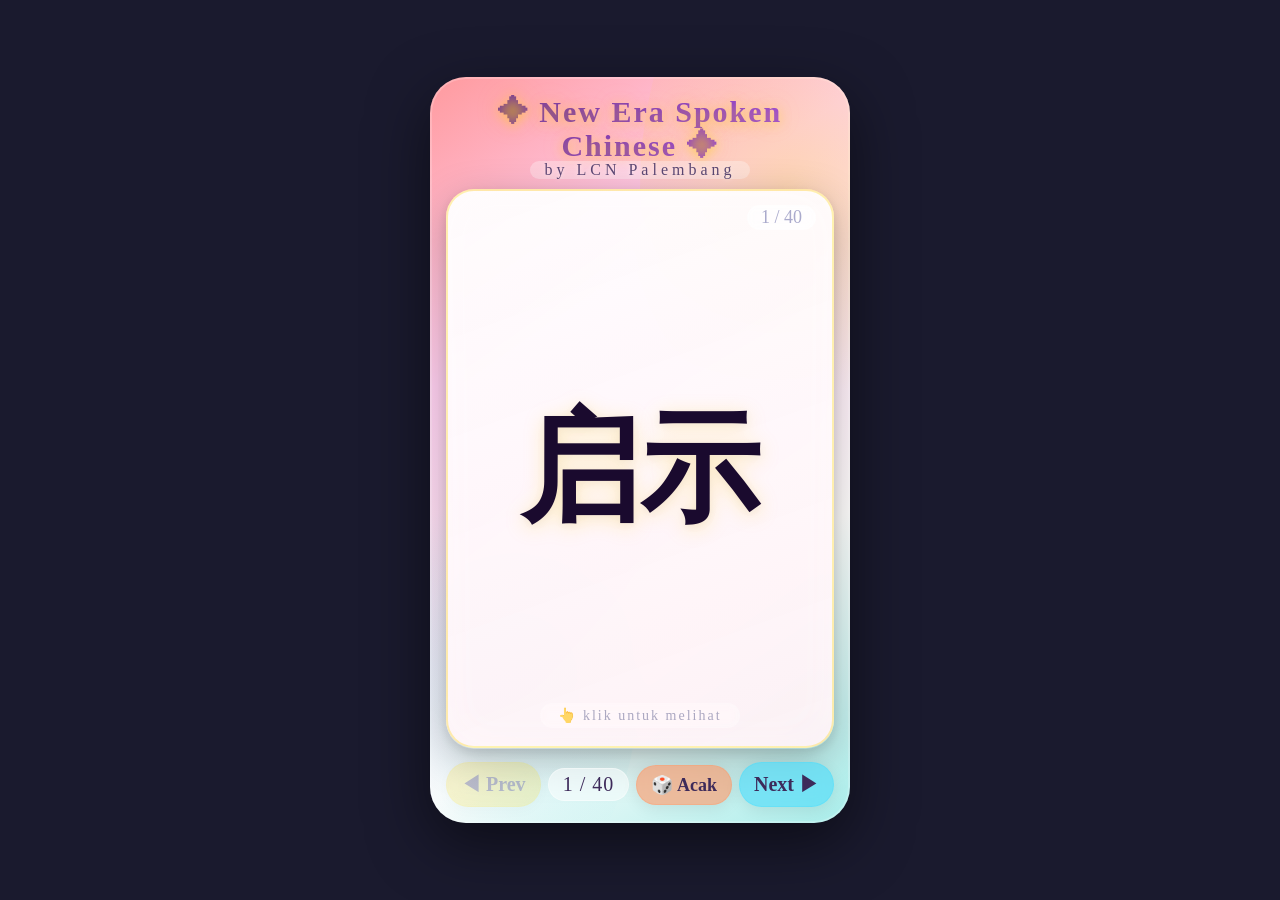
<file: data/wo1/KOSAKATA HSK6 BAB 01.html>
<!DOCTYPE html>
<html lang="zh-CN">
<head>
    <meta charset="UTF-8" />
    <meta name="viewport" content="width=device-width, initial-scale=1.0, maximum-scale=1.0, user-scalable=no" />
    <title>New Era Spoken Chinese - 交互词汇卡 (40 kata)</title>
    <style>
        /* ===== 全局重置 & 基础 ===== */
        *,
        *::before,
        *::after {
            margin: 0;
            padding: 0;
            box-sizing: border-box;
        }

        body {
            display: flex;
            justify-content: center;
            align-items: center;
            min-height: 100vh;
            background: #1a1a2e;
            font-family: 'SimSun', 'NSimSun', '宋体', serif;
            padding: 12px;
        }

        .phone-frame {
            position: relative;
            width: 100%;
            max-width: 420px;
            aspect-ratio: 9 / 16;
            background: linear-gradient(145deg, #ff9a9e 0%, #fecfef 30%, #fdfcfb 70%, #a8edea 100%);
            border-radius: 36px;
            box-shadow: 0 20px 60px rgba(0, 0, 0, 0.5), 0 0 0 2px rgba(255, 255, 255, 0.2) inset;
            padding: 18px 16px 16px 16px;
            display: flex;
            flex-direction: column;
            overflow: hidden;
            transition: background 0.6s ease;
        }

        .phone-frame::before {
            content: '';
            position: absolute;
            top: -20%;
            right: -20%;
            width: 70%;
            height: 70%;
            background: radial-gradient(circle, rgba(255, 215, 0, 0.25) 0%, transparent 70%);
            border-radius: 50%;
            pointer-events: none;
            z-index: 0;
        }
        .phone-frame::after {
            content: '';
            position: absolute;
            bottom: -10%;
            left: -10%;
            width: 60%;
            height: 60%;
            background: radial-gradient(circle, rgba(72, 219, 251, 0.20) 0%, transparent 70%);
            border-radius: 50%;
            pointer-events: none;
            z-index: 0;
        }

        .header {
            position: relative;
            z-index: 1;
            text-align: center;
            padding-bottom: 6px;
            flex-shrink: 0;
            user-select: none;
        }
        .header h1 {
            font-family: 'SimSun', 'NSimSun', '宋体', serif;
            font-size: clamp(18px, 4.2vw, 30px);
            font-weight: 700;
            color: #2d1b4e;
            text-shadow: 0 2px 12px rgba(255, 215, 0, 0.5), 0 0 30px rgba(255, 200, 0, 0.2);
            letter-spacing: 2px;
            background: linear-gradient(135deg, #6a3093, #a044ff);
            -webkit-background-clip: text;
            -webkit-text-fill-color: transparent;
            background-clip: text;
        }
        .header .sub {
            font-family: 'SimSun', 'NSimSun', '宋体', serif;
            font-size: clamp(10px, 2.2vw, 16px);
            color: #4a3a6a;
            letter-spacing: 4px;
            opacity: 0.9;
            font-weight: 400;
            margin-top: -2px;
            text-shadow: 0 1px 4px rgba(255, 255, 255, 0.6);
        }
        .header .sub span {
            display: inline-block;
            background: rgba(255, 255, 255, 0.35);
            padding: 0 14px;
            border-radius: 20px;
            backdrop-filter: blur(4px);
        }

        .card-wrapper {
            position: relative;
            z-index: 1;
            flex: 1;
            min-height: 0;
            perspective: 1200px;
            margin: 4px 0 8px 0;
            cursor: pointer;
        }

        .card-flipper {
            position: relative;
            width: 100%;
            height: 100%;
            transition: transform 0.65s cubic-bezier(0.23, 1, 0.32, 1);
            transform-style: preserve-3d;
            border-radius: 28px;
            box-shadow: 0 12px 40px rgba(0, 0, 0, 0.25), 0 4px 12px rgba(0, 0, 0, 0.1);
        }

        .card-flipper.flipped {
            transform: rotateY(180deg);
        }

        .card-face {
            position: absolute;
            top: 0;
            left: 0;
            width: 100%;
            height: 100%;
            backface-visibility: hidden;
            -webkit-backface-visibility: hidden;
            border-radius: 28px;
            display: flex;
            flex-direction: column;
            justify-content: center;
            align-items: center;
            padding: 24px 22px;
            overflow-y: auto;
            background: rgba(255, 255, 255, 0.92);
            backdrop-filter: blur(6px);
            border: 2px solid rgba(255, 255, 255, 0.6);
            box-shadow: inset 0 0 40px rgba(255, 255, 255, 0.3);
        }

        .card-front {
            background: linear-gradient(160deg, rgba(255, 255, 255, 0.95), rgba(255, 240, 245, 0.92));
            border: 2px solid rgba(255, 215, 0, 0.3);
        }
        .card-front .hanzi {
            font-family: 'SimSun', 'NSimSun', '宋体', serif;
            font-size: clamp(68px, 15vw, 120px);
            font-weight: 700;
            color: #1a0a2e;
            text-shadow: 0 4px 20px rgba(255, 200, 0, 0.25), 0 2px 8px rgba(0, 0, 0, 0.05);
            line-height: 1.2;
            text-align: center;
            word-break: break-word;
            transition: transform 0.3s ease;
        }
        .card-front .tap-hint {
            position: absolute;
            bottom: 18px;
            font-size: clamp(11px, 2vw, 14px);
            color: #8888aa;
            letter-spacing: 2px;
            opacity: 0.7;
            background: rgba(255, 255, 255, 0.5);
            padding: 4px 18px;
            border-radius: 30px;
            backdrop-filter: blur(4px);
            font-family: 'SimSun', 'NSimSun', '宋体', serif;
        }
        .card-front .index-badge {
            position: absolute;
            top: 14px;
            right: 16px;
            font-size: clamp(13px, 2.4vw, 18px);
            color: #aaaacc;
            font-weight: 300;
            background: rgba(255, 255, 255, 0.5);
            padding: 2px 14px;
            border-radius: 30px;
            backdrop-filter: blur(4px);
            font-family: 'SimSun', 'NSimSun', '宋体', serif;
        }

        .card-back {
            transform: rotateY(180deg);
            background: linear-gradient(160deg, #fefefe, #f5f0ff);
            border: 2px solid rgba(160, 120, 255, 0.25);
            justify-content: flex-start;
            padding-top: 20px;
            gap: 4px;
            overflow-y: auto;
        }
        .card-back::-webkit-scrollbar {
            width: 3px;
        }
        .card-back::-webkit-scrollbar-thumb {
            background: #c0b0d0;
            border-radius: 10px;
        }

        .card-back .back-pinyin {
            font-family: 'SimSun', 'NSimSun', '宋体', serif;
            font-size: clamp(22px, 5vw, 38px);
            color: #e85d75;
            font-weight: 600;
            letter-spacing: 2px;
            text-shadow: 0 1px 8px rgba(232, 93, 117, 0.15);
            margin-top: 4px;
        }
        .card-back .back-arti {
            font-family: 'SimSun', 'NSimSun', '宋体', serif;
            font-size: clamp(16px, 3.6vw, 28px);
            color: #2d1b4e;
            font-weight: 500;
            background: rgba(232, 93, 117, 0.08);
            padding: 4px 18px;
            border-radius: 30px;
            margin: 2px 0 8px 0;
            text-align: center;
        }

        .card-back .contoh-section {
            width: 100%;
            display: flex;
            flex-direction: column;
            align-items: center;
            gap: 2px;
            padding: 0 4px;
        }
        .card-back .contoh-label {
            font-family: 'SimSun', 'NSimSun', '宋体', serif;
            font-size: clamp(12px, 2.2vw, 16px);
            color: #8870aa;
            letter-spacing: 3px;
            font-weight: 400;
            opacity: 0.8;
        }
        .card-back .contoh-hanzi {
            font-family: 'SimSun', 'NSimSun', '宋体', serif;
            font-size: clamp(18px, 4vw, 32px);
            color: #1a0a2e;
            font-weight: 500;
            text-align: center;
            line-height: 1.5;
            padding: 4px 0;
            word-break: break-word;
        }
        .card-back .contoh-pinyin {
            font-family: 'SimSun', 'NSimSun', '宋体', serif;
            font-size: clamp(14px, 3vw, 22px);
            color: #e85d75;
            font-weight: 400;
            text-align: center;
            line-height: 1.5;
            opacity: 0.9;
            word-break: break-word;
        }
        .card-back .contoh-arti {
            font-family: 'SimSun', 'NSimSun', '宋体', serif;
            font-size: clamp(14px, 3vw, 22px);
            color: #4a3a6a;
            font-weight: 400;
            text-align: center;
            line-height: 1.5;
            background: rgba(160, 120, 255, 0.07);
            padding: 4px 16px;
            border-radius: 30px;
            margin-top: 2px;
            word-break: break-word;
        }

        .card-back .back-tap-hint {
            position: absolute;
            bottom: 14px;
            font-size: clamp(10px, 1.8vw, 13px);
            color: #aaaacc;
            letter-spacing: 1px;
            opacity: 0.6;
            background: rgba(255, 255, 255, 0.4);
            padding: 2px 16px;
            border-radius: 30px;
            font-family: 'SimSun', 'NSimSun', '宋体', serif;
        }

        .dot-deco {
            display: flex;
            gap: 6px;
            justify-content: center;
            margin: 2px 0 4px 0;
        }
        .dot-deco span {
            width: 6px;
            height: 6px;
            border-radius: 50%;
            background: #d0b0e0;
            opacity: 0.4;
        }
        .dot-deco span:nth-child(2) {
            background: #e85d75;
            opacity: 0.5;
        }
        .dot-deco span:nth-child(3) {
            background: #48dbfb;
            opacity: 0.4;
        }

        .card-back .content-wrap {
            width: 100%;
            display: flex;
            flex-direction: column;
            align-items: center;
            justify-content: center;
            flex: 1;
            gap: 2px;
            padding: 4px 0;
        }

        .highlight-word {
            color: #e85d75;
            font-weight: 700;
            text-shadow: 0 0 12px rgba(232, 93, 117, 0.15);
        }

        /* ===== 导航栏 (新增 tombol acak) ===== */
        .nav-bar {
            position: relative;
            z-index: 2;
            display: flex;
            align-items: center;
            justify-content: space-between;
            flex-shrink: 0;
            padding: 6px 0 0 0;
            gap: 4px;
            user-select: none;
        }

        .nav-btn {
            font-family: 'SimSun', 'NSimSun', '宋体', serif;
            background: rgba(255, 255, 255, 0.75);
            backdrop-filter: blur(8px);
            border: none;
            border-radius: 40px;
            padding: 8px 14px;
            font-size: clamp(13px, 2.8vw, 20px);
            font-weight: 600;
            color: #3d2a5a;
            cursor: pointer;
            transition: all 0.25s ease;
            box-shadow: 0 4px 16px rgba(0, 0, 0, 0.08);
            display: flex;
            align-items: center;
            gap: 2px;
            border: 1px solid rgba(255, 255, 255, 0.6);
            min-width: 44px;
            justify-content: center;
            white-space: nowrap;
        }
        .nav-btn:hover:not(:disabled) {
            transform: translateY(-2px) scale(1.03);
            box-shadow: 0 8px 28px rgba(0, 0, 0, 0.15);
            background: rgba(255, 255, 255, 0.95);
        }
        .nav-btn:active:not(:disabled) {
            transform: scale(0.94);
        }
        .nav-btn:disabled {
            opacity: 0.3;
            cursor: not-allowed;
            transform: none !important;
        }

        .nav-btn.prev-btn {
            background: rgba(255, 215, 0, 0.6);
            border-color: rgba(255, 215, 0, 0.3);
        }
        .nav-btn.prev-btn:hover:not(:disabled) {
            background: rgba(255, 215, 0, 0.85);
        }

        .nav-btn.next-btn {
            background: rgba(72, 219, 251, 0.6);
            border-color: rgba(72, 219, 251, 0.3);
        }
        .nav-btn.next-btn:hover:not(:disabled) {
            background: rgba(72, 219, 251, 0.85);
        }

        .nav-btn.random-btn {
            background: rgba(255, 150, 100, 0.6);
            border-color: rgba(255, 150, 100, 0.3);
            font-size: clamp(12px, 2.6vw, 18px);
        }
        .nav-btn.random-btn:hover:not(:disabled) {
            background: rgba(255, 150, 100, 0.85);
        }

        .nav-counter {
            font-family: 'SimSun', 'NSimSun', '宋体', serif;
            font-size: clamp(13px, 2.6vw, 20px);
            color: #3d2a5a;
            font-weight: 500;
            background: rgba(255, 255, 255, 0.5);
            backdrop-filter: blur(4px);
            padding: 4px 14px;
            border-radius: 40px;
            border: 1px solid rgba(255, 255, 255, 0.4);
            min-width: 50px;
            text-align: center;
            letter-spacing: 1px;
        }

        /* ===== 响应式 ===== */
        @media (max-width: 440px) {
            .phone-frame {
                border-radius: 24px;
                padding: 12px 10px 10px 10px;
            }
            .card-face {
                padding: 16px 12px;
                border-radius: 20px;
            }
            .card-flipper {
                border-radius: 20px;
            }
            .nav-btn {
                padding: 5px 10px;
                min-width: 36px;
                border-radius: 30px;
                font-size: clamp(11px, 2.4vw, 16px);
            }
            .nav-counter {
                min-width: 40px;
                padding: 2px 10px;
                font-size: clamp(10px, 2vw, 14px);
            }
        }

        @media (max-height: 700px) {
            .header h1 {
                font-size: clamp(14px, 3.6vw, 20px);
            }
            .header .sub {
                font-size: clamp(8px, 1.8vw, 12px);
            }
            .card-front .hanzi {
                font-size: clamp(48px, 12vw, 80px);
            }
            .card-back .back-pinyin {
                font-size: clamp(16px, 4vw, 26px);
            }
            .card-back .back-arti {
                font-size: clamp(12px, 3vw, 20px);
            }
            .card-back .contoh-hanzi {
                font-size: clamp(14px, 3.2vw, 22px);
            }
            .card-back .contoh-pinyin {
                font-size: clamp(11px, 2.4vw, 16px);
            }
            .card-back .contoh-arti {
                font-size: clamp(11px, 2.4vw, 16px);
            }
        }

        @media (max-height: 600px) {
            .card-front .hanzi {
                font-size: clamp(36px, 10vw, 60px);
            }
            .card-back .back-pinyin {
                font-size: clamp(14px, 3.2vw, 20px);
            }
            .card-back .back-arti {
                font-size: clamp(10px, 2.4vw, 16px);
            }
            .card-back .contoh-hanzi {
                font-size: clamp(12px, 2.6vw, 18px);
            }
            .card-back .contoh-pinyin {
                font-size: clamp(10px, 2vw, 14px);
            }
            .card-back .contoh-arti {
                font-size: clamp(10px, 2vw, 14px);
            }
            .header h1 {
                font-size: clamp(12px, 3vw, 16px);
            }
            .header .sub {
                font-size: clamp(7px, 1.4vw, 10px);
            }
        }

        .card-wrapper:active .card-front .hanzi {
            transform: scale(0.96);
        }
        .card-back {
            scrollbar-width: thin;
        }
    </style>
</head>
<body>

    <div class="phone-frame" id="app">

        <div class="header">
            <h1>✦ New Era Spoken Chinese ✦</h1>
            <div class="sub"><span>by LCN Palembang</span></div>
        </div>

        <div class="card-wrapper" id="cardWrapper">
            <div class="card-flipper" id="cardFlipper">

                <div class="card-face card-front">
                    <div class="index-badge" id="frontIndex">1 / 40</div>
                    <div class="hanzi" id="hanziDisplay">启示</div>
                    <div class="tap-hint">👆  klik untuk melihat</div>
                </div>

                <div class="card-face card-back" id="cardBack">
                    <div class="content-wrap">
                        <div class="back-pinyin" id="pinyinDisplay">qǐshì</div>
                        <div class="back-arti" id="artiDisplay">pencerahan, inspirasi, ilham</div>
                        <div class="dot-deco">
                            <span></span><span></span><span></span>
                        </div>
                        <div class="contoh-section">
                            <div class="contoh-label">—  Contoh Kalimat  —</div>
                            <div class="contoh-hanzi" id="contohHanzi">这本书给了我很多启示。</div>
                            <div class="contoh-pinyin" id="contohPinyin">Zhè běn shū gěi le wǒ hěnduō qǐshì.</div>
                            <div class="contoh-arti" id="contohArti">Buku ini memberi saya banyak pencerahan.</div>
                        </div>
                    </div>
                    <div class="back-tap-hint">👆  klik untuk kembali</div>
                </div>

            </div>
        </div>

        <div class="nav-bar">
            <button class="nav-btn prev-btn" id="prevBtn" disabled>◀ Prev</button>
            <div class="nav-counter" id="navCounter">1 / 40</div>
            <button class="nav-btn random-btn" id="randomBtn">🎲 Acak</button>
            <button class="nav-btn next-btn" id="nextBtn">Next ▶</button>
        </div>

    </div>

    <script>
        // ============================================================
        //  DATA KOSAKATA (40 kata) — dengan contoh kalimat HSK3
        // ============================================================
        const baseData = [{
            hanzi: '启示',
            pinyin: 'qǐshì',
            arti: 'pencerahan, inspirasi, ilham',
            contoh: '这本书给了我很多启示。',
            contohPinyin: 'Zhè běn shū gěi le wǒ hěnduō qǐshì.',
            contohArti: 'Buku ini memberi saya banyak pencerahan.'
        }, {
            hanzi: '老公',
            pinyin: 'lǎo ɡōnɡ',
            arti: 'suami',
            contoh: '我老公是老师。',
            contohPinyin: 'Wǒ lǎogōng shì lǎoshī.',
            contohArti: 'Suami saya adalah guru.'
        }, {
            hanzi: '爽快',
            pinyin: 'shuǎnɡkuai',
            arti: 'terus terang, rela dan cepat',
            contoh: '他说话很爽快。',
            contohPinyin: 'Tā shuōhuà hěn shuǎngkuai.',
            contohArti: 'Dia berbicara dengan terus terang.'
        }, {
            hanzi: '巴不得',
            pinyin: 'bābudé',
            arti: 'ingin sekali (berbuat sesuatu), tidak tahan',
            contoh: '我巴不得明天放假。',
            contohPinyin: 'Wǒ bābudé míngtiān fàngjià.',
            contohArti: 'Saya ingin sekali besok libur.'
        }, {
            hanzi: '嚷',
            pinyin: 'rǎng',
            arti: 'berteriak2, membuat keributan',
            contoh: '不要嚷，老师来了。',
            contohPinyin: 'Bùyào rǎng, lǎoshī lái le.',
            contohArti: 'Jangan berteriak, guru datang.'
        }, {
            hanzi: '拿手',
            pinyin: 'náshǒu',
            arti: 'ahli, mahir',
            contoh: '做菜是他的拿手好戏。',
            contohPinyin: 'Zuò cài shì tā de náshǒu hǎoxì.',
            contohArti: 'Memasak adalah keahliannya.'
        }, {
            hanzi: '佳肴',
            pinyin: 'jiāyáo',
            arti: 'makanan enak',
            contoh: '这家餐厅的佳肴很好吃。',
            contohPinyin: 'Zhè jiā cāntīng de jiāyáo hěn hǎochī.',
            contohArti: 'Makanan enak di restoran ini sangat lezat.'
        }, {
            hanzi: '异常',
            pinyin: 'yìchánɡ',
            arti: 'luar biasa, teramat sangat',
            contoh: '今天天气异常热。',
            contohPinyin: 'Jīntiān tiānqì yìcháng rè.',
            contohArti: 'Cuaca hari ini luar biasa panas.'
        }, {
            hanzi: '勤劳',
            pinyin: 'qínláo',
            arti: 'bekerja keras, rajin',
            contoh: '她是一个勤劳的学生。',
            contohPinyin: 'Tā shì yīgè qínláo de xuéshēng.',
            contohArti: 'Dia adalah siswa yang rajin.'
        }, {
            hanzi: '绅士',
            pinyin: 'shēnshì',
            arti: 'priayi / orang yg berpengaruh dari gelar',
            contoh: '他很有绅士风度。',
            contohPinyin: 'Tā hěn yǒu shēnshì fēngdù.',
            contohArti: 'Dia sangat memiliki sikap priayi.'
        }, {
            hanzi: '风度',
            pinyin: 'fēnɡdù',
            arti: 'elegansi / sikap yg anggun',
            contoh: '他的风度很好。',
            contohPinyin: 'Tā de fēngdù hěn hǎo.',
            contohArti: 'Sikapnya sangat anggun.'
        }, {
            hanzi: '十足',
            pinyin: 'shízú',
            arti: 'sepenuhnya',
            contoh: '他信心十足。',
            contohPinyin: 'Tā xìnxīn shízú.',
            contohArti: 'Dia penuh percaya diri.'
        }, {
            hanzi: '督促',
            pinyin: 'dūcù',
            arti: 'mengawasi dan mendesak',
            contoh: '老师督促我们学习。',
            contohPinyin: 'Lǎoshī dūcù wǒmen xuéxí.',
            contohArti: 'Guru mengawasi dan mendesak kami belajar.'
        }, {
            hanzi: '打架',
            pinyin: 'dǎjià',
            arti: 'berkelahi',
            contoh: '他们打架了。',
            contohPinyin: 'Tāmen dǎjià le.',
            contohArti: 'Mereka berkelahi.'
        }, {
            hanzi: '别扭',
            pinyin: 'biéniu',
            arti: 'aneh2 (bermakna negatif)',
            contoh: '他的话让我觉得很别扭。',
            contohPinyin: 'Tā de huà ràng wǒ juéde hěn biéniu.',
            contohArti: 'Kata-katanya membuat saya merasa aneh.'
        }, {
            hanzi: '融洽',
            pinyin: 'rónɡqià',
            arti: 'harmonis',
            contoh: '我们关系很融洽。',
            contohPinyin: 'Wǒmen guānxì hěn róngqià.',
            contohArti: 'Hubungan kami sangat harmonis.'
        }, {
            hanzi: '亲密',
            pinyin: 'qīnmì',
            arti: 'karib',
            contoh: '他们是亲密的朋友。',
            contohPinyin: 'Tāmen shì qīnmì de péngyou.',
            contohArti: 'Mereka adalah teman karib.'
        }, {
            hanzi: '忽略',
            pinyin: 'hūlüè',
            arti: 'mengabaikan / melalaikan',
            contoh: '不要忽略这个问题。',
            contohPinyin: 'Bùyào hūlüè zhège wèntí.',
            contohArti: 'Jangan abaikan masalah ini.'
        }, {
            hanzi: '嫉妒',
            pinyin: 'jídù',
            arti: 'cemburu / iri hati',
            contoh: '她嫉妒我的成绩。',
            contohPinyin: 'Tā jídù wǒ de chéngjì.',
            contohArti: 'Dia iri dengan nilai saya.'
        }, {
            hanzi: '滔滔不绝',
            pinyin: 'tāotāo-bùjué',
            arti: 'bicara tanpa henti2nya',
            contoh: '他滔滔不绝地说话。',
            contohPinyin: 'Tā tāotāo-bùjué de shuōhuà.',
            contohArti: 'Dia bicara tanpa henti.'
        }, {
            hanzi: '嘲笑',
            pinyin: 'cháoxiào',
            arti: 'menertawakan / mengejek',
            contoh: '不要嘲笑别人。',
            contohPinyin: 'Bùyào cháoxiào biérén.',
            contohArti: 'Jangan mengejek orang lain.'
        }, {
            hanzi: '讨好',
            pinyin: 'tǎo hǎo',
            arti: 'mengambil muka',
            contoh: '他总是讨好老师。',
            contohPinyin: 'Tā zǒngshì tǎohǎo lǎoshī.',
            contohArti: 'Dia selalu mengambil muka guru.'
        }, {
            hanzi: '郑重',
            pinyin: 'zhènɡzhònɡ',
            arti: 'sungguh2 / serius',
            contoh: '他郑重地说了这件事。',
            contohPinyin: 'Tā zhèngzhòng de shuō le zhè jiàn shì.',
            contohArti: 'Dia mengatakan hal ini dengan serius.'
        }, {
            hanzi: '当面',
            pinyin: 'dānɡ miàn',
            arti: 'depan muka / berhadapan',
            contoh: '你可以当面问他。',
            contohPinyin: 'Nǐ kěyǐ dāngmiàn wèn tā.',
            contohArti: 'Kamu bisa bertanya padanya langsung.'
        }, {
            hanzi: '人家',
            pinyin: 'rénjia',
            arti: 'orang lain',
            contoh: '人家都走了，我们走吧。',
            contohPinyin: 'Rénjia dōu zǒu le, wǒmen zǒu ba.',
            contohArti: 'Orang lain sudah pergi, kita pergi saja.'
        }, {
            hanzi: '附和',
            pinyin: 'fùhè',
            arti: 'meniru, mengadopsi',
            contoh: '他附和别人的意见。',
            contohPinyin: 'Tā fùhè biérén de yìjiàn.',
            contohArti: 'Dia mengikuti pendapat orang lain.'
        }, {
            hanzi: '大伙儿',
            pinyin: 'dàhuǒr',
            arti: 'kita semua',
            contoh: '大伙儿一起去吧。',
            contohPinyin: 'Dàhuǒr yīqǐ qù ba.',
            contohArti: 'Kita semua pergi bersama.'
        }, {
            hanzi: '和睦',
            pinyin: 'hémù',
            arti: 'harmoni, rukun',
            contoh: '他们家庭和睦。',
            contohPinyin: 'Tāmen jiātíng hémù.',
            contohArti: 'Keluarga mereka rukun.'
        }, {
            hanzi: '宽容',
            pinyin: 'kuānrónɡ',
            arti: 'toleran, bermurah hati',
            contoh: '我们要宽容别人。',
            contohPinyin: 'Wǒmen yào kuānróng biérén.',
            contohArti: 'Kita harus toleran terhadap orang lain.'
        }, {
            hanzi: '疑惑',
            pinyin: 'yí huò',
            arti: 'ragu2',
            contoh: '我对这个问题有疑惑。',
            contohPinyin: 'Wǒ duì zhège wèntí yǒu yíhuò.',
            contohArti: 'Saya ragu-ragu tentang masalah ini.'
        }, {
            hanzi: '反问',
            pinyin: 'fǎnwèn',
            arti: 'bertanya balik',
            contoh: '他反问我问题。',
            contohPinyin: 'Tā fǎnwèn wǒ wèntí.',
            contohArti: 'Dia bertanya balik kepada saya.'
        }, {
            hanzi: '瞬间',
            pinyin: 'shùnjiān',
            arti: 'sekejab',
            contoh: '瞬间就下大雨了。',
            contohPinyin: 'Shùnjiān jiù xià dàyǔ le.',
            contohArti: 'Tiba-tiba hujan deras.'
        }, {
            hanzi: '鸦雀无声',
            pinyin: 'yāquè-wúshēng',
            arti: 'sunyi senyap',
            contoh: '教室里鸦雀无声。',
            contohPinyin: 'Jiàoshì lǐ yāquè-wúshēng.',
            contohArti: 'Di dalam kelas sunyi senyap.'
        }, {
            hanzi: '启蒙',
            pinyin: 'qǐménɡ',
            arti: 'mengajar pendidikan dasar',
            contoh: '这本书是孩子的启蒙读物。',
            contohPinyin: 'Zhè běn shū shì háizi de qǐméng dúwù.',
            contohArti: 'Buku ini adalah bacaan pengajaran dasar untuk anak.'
        }, {
            hanzi: '任',
            pinyin: 'rèn',
            arti: 'satuan u/ jabatan, pekerjaan',
            contoh: '他担任班长。',
            contohPinyin: 'Tā dānrèn bānzhǎng.',
            contohArti: 'Dia menjabat sebagai ketua kelas.'
        }, {
            hanzi: '反驳',
            pinyin: 'fǎnbó',
            arti: 'membantah, menyanggah',
            contoh: '他反驳了我的观点。',
            contohPinyin: 'Tā fǎnbó le wǒ de guāndiǎn.',
            contohArti: 'Dia membantah pandangan saya.'
        }, {
            hanzi: '意识',
            pinyin: 'yìshí',
            arti: 'menyadari, kesadaran',
            contoh: '我意识到我错了。',
            contohPinyin: 'Wǒ yìshí dào wǒ cuò le.',
            contohArti: 'Saya menyadari saya salah.'
        }, {
            hanzi: '实行',
            pinyin: 'shíxínɡ',
            arti: 'mempraktekkan, menjalankan',
            contoh: '我们要实行新计划。',
            contohPinyin: 'Wǒmen yào shíxíng xīn jìhuà.',
            contohArti: 'Kita harus menjalankan rencana baru.'
        }, {
            hanzi: '严厉',
            pinyin: 'yánlì',
            arti: 'keras, pedas',
            contoh: '老师很严厉。',
            contohPinyin: 'Lǎoshī hěn yánlì.',
            contohArti: 'Guru sangat keras.'
        }, {
            hanzi: '约束',
            pinyin: 'yuēshù',
            arti: 'membatasi, mengekang',
            contoh: '我们需要约束自己。',
            contohPinyin: 'Wǒmen xūyào yuēshù zìjǐ.',
            contohArti: 'Kita perlu mengekang diri sendiri.'
        }];

        // ============================================================
        //  STATE
        // ============================================================
        let currentData = [...baseData]; // akan diacak
        let currentIndex = 0;
        const total = baseData.length;

        // DOM refs
        const cardFlipper = document.getElementById('cardFlipper');
        const cardWrapper = document.getElementById('cardWrapper');
        const hanziDisplay = document.getElementById('hanziDisplay');
        const frontIndex = document.getElementById('frontIndex');
        const pinyinDisplay = document.getElementById('pinyinDisplay');
        const artiDisplay = document.getElementById('artiDisplay');
        const contohHanzi = document.getElementById('contohHanzi');
        const contohPinyin = document.getElementById('contohPinyin');
        const contohArti = document.getElementById('contohArti');
        const navCounter = document.getElementById('navCounter');
        const prevBtn = document.getElementById('prevBtn');
        const nextBtn = document.getElementById('nextBtn');
        const randomBtn = document.getElementById('randomBtn');

        let isFlipped = false;

        // ============================================================
        //  RENDER
        // ============================================================
        function renderCard(index) {
            const data = currentData[index];
            if (!data) return;

            hanziDisplay.textContent = data.hanzi;
            frontIndex.textContent = `${index + 1} / ${total}`;

            pinyinDisplay.textContent = data.pinyin;
            artiDisplay.textContent = data.arti;

            // Highlight target pada contoh
            const target = data.hanzi;
            let contohHtml = data.contoh;
            if (target.length === 1) {
                const regex = new RegExp(target, 'g');
                contohHtml = contohHtml.replace(regex, `<span class="highlight-word">${target}</span>`);
            } else {
                const regex = new RegExp(target, 'g');
                contohHtml = contohHtml.replace(regex, `<span class="highlight-word">${target}</span>`);
            }
            contohHanzi.innerHTML = contohHtml;

            contohPinyin.textContent = data.contohPinyin;
            contohArti.textContent = data.contohArti;

            navCounter.textContent = `${index + 1} / ${total}`;
            prevBtn.disabled = (index === 0);
            nextBtn.disabled = (index === total - 1);

            // Reset flip ke depan
            if (isFlipped) {
                cardFlipper.classList.remove('flipped');
                isFlipped = false;
            }
        }

        function goTo(index) {
            if (index < 0 || index >= total) return;
            currentIndex = index;
            renderCard(currentIndex);
        }

        function nextCard() {
            if (currentIndex < total - 1) goTo(currentIndex + 1);
        }

        function prevCard() {
            if (currentIndex > 0) goTo(currentIndex - 1);
        }

        // ============================================================
        //  SHUFFLE (Acak)
        // ============================================================
        function shuffleArray(arr) {
            for (let i = arr.length - 1; i > 0; i--) {
                const j = Math.floor(Math.random() * (i + 1));
                [arr[i], arr[j]] = [arr[j], arr[i]];
            }
            return arr;
        }

        function shuffleCards() {
            // Acak currentData, reset ke index 0, flip ke depan
            shuffleArray(currentData);
            currentIndex = 0;
            renderCard(0);
        }

        // ============================================================
        //  FLIP
        // ============================================================
        function toggleFlip(e) {
            if (e.target.closest('.nav-btn') || e.target.closest('.nav-bar')) return;
            cardFlipper.classList.toggle('flipped');
            isFlipped = !isFlipped;
        }

        // ============================================================
        //  KEYBOARD
        // ============================================================
        function handleKeydown(e) {
            if (e.key === 'ArrowRight') { e.preventDefault();
                nextCard(); }
            if (e.key === 'ArrowLeft') { e.preventDefault();
                prevCard(); }
            if (e.key === ' ' || e.key === 'Enter') { e.preventDefault();
                toggleFlip(e); }
        }

        // ============================================================
        //  INIT
        // ============================================================
        cardWrapper.addEventListener('click', toggleFlip);
        prevBtn.addEventListener('click', (e) => { e.stopPropagation();
            prevCard(); });
        nextBtn.addEventListener('click', (e) => { e.stopPropagation();
            nextCard(); });
        randomBtn.addEventListener('click', (e) => {
            e.stopPropagation();
            shuffleCards();
        });
        document.addEventListener('keydown', handleKeydown);

        // Render pertama dengan urutan awal
        renderCard(0);

        // ============================================================
        //  SWIPE
        // ============================================================
        let touchStartX = 0;
        let touchStartY = 0;
        const wrapper = document.querySelector('.phone-frame');

        wrapper.addEventListener('touchstart', (e) => {
            const touch = e.touches[0];
            touchStartX = touch.clientX;
            touchStartY = touch.clientY;
        }, { passive: true });

        wrapper.addEventListener('touchend', (e) => {
            if (touchStartX === 0) return;
            const touchEnd = e.changedTouches[0];
            const deltaX = touchEnd.clientX - touchStartX;
            const deltaY = touchEnd.clientY - touchStartY;
            if (Math.abs(deltaX) > Math.abs(deltaY) && Math.abs(deltaX) > 40) {
                if (deltaX < 0) nextCard();
                else prevCard();
            }
            touchStartX = 0;
            touchStartY = 0;
        }, { passive: true });

        console.log(`✅ New Era Spoken Chinese — ${total} kosakata siap!`);
        console.log('🎲 Tombol "Acak" untuk mengubah urutan.');
    </script>

</body>
</html>
</file>
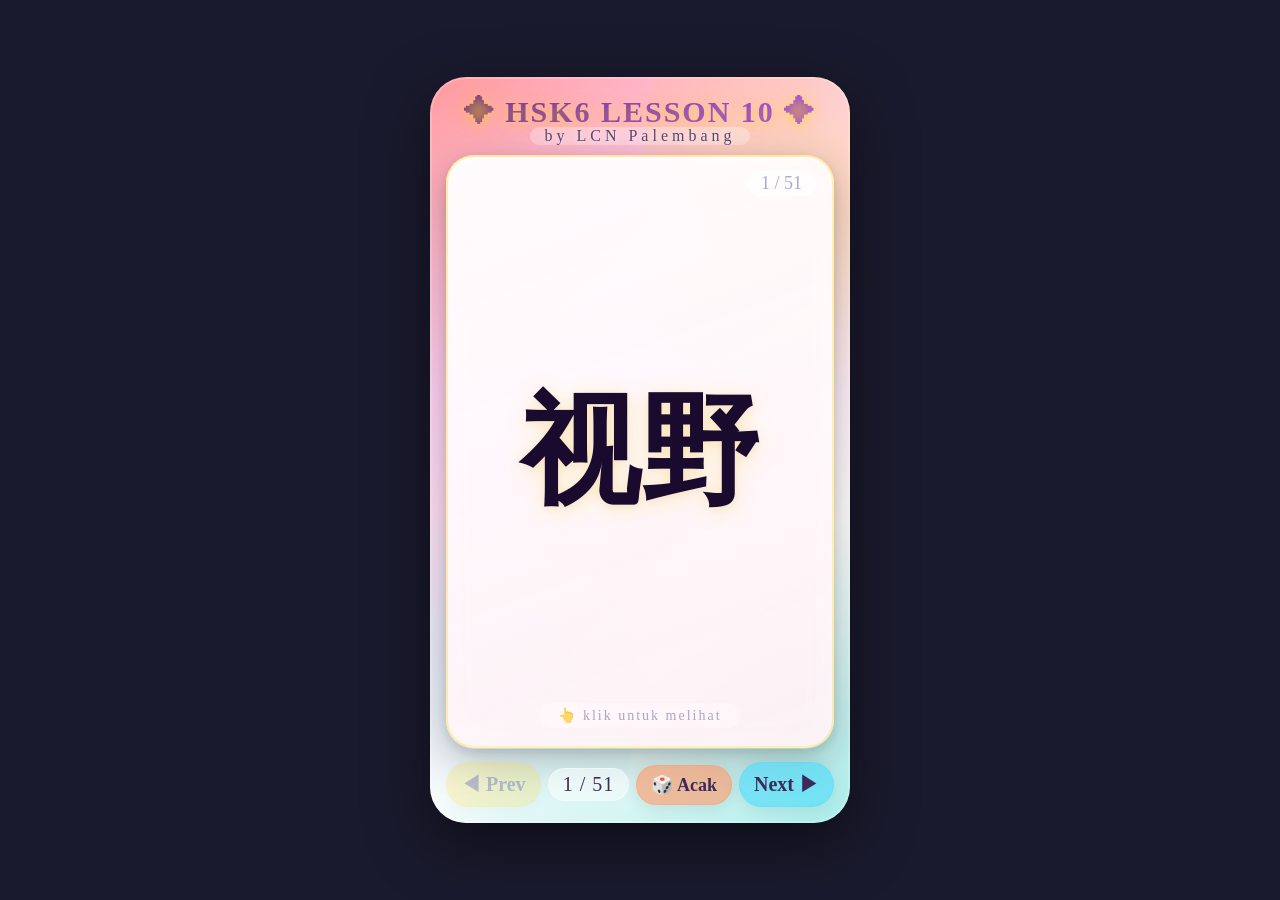
<file: data/wo10/KOSAKATA HSK6 BAB 10.html>
<!DOCTYPE html>
<html lang="zh-CN">
<head>
    <meta charset="UTF-8" />
    <meta name="viewport" content="width=device-width, initial-scale=1.0, maximum-scale=1.0, user-scalable=no" />
    <title>HSK6 LESSON 10 - 交互词汇卡</title>
    <style>
        /* ===== 全局重置 & 基础 ===== */
        *,
        *::before,
        *::after {
            margin: 0;
            padding: 0;
            box-sizing: border-box;
        }

        body {
            display: flex;
            justify-content: center;
            align-items: center;
            min-height: 100vh;
            background: #1a1a2e;
            font-family: 'SimSun', 'NSimSun', '宋体', serif;
            padding: 12px;
        }

        .phone-frame {
            position: relative;
            width: 100%;
            max-width: 420px;
            aspect-ratio: 9 / 16;
            background: linear-gradient(145deg, #ff9a9e 0%, #fecfef 30%, #fdfcfb 70%, #a8edea 100%);
            border-radius: 36px;
            box-shadow: 0 20px 60px rgba(0, 0, 0, 0.5), 0 0 0 2px rgba(255, 255, 255, 0.2) inset;
            padding: 18px 16px 16px 16px;
            display: flex;
            flex-direction: column;
            overflow: hidden;
            transition: background 0.6s ease;
        }

        .phone-frame::before {
            content: '';
            position: absolute;
            top: -20%;
            right: -20%;
            width: 70%;
            height: 70%;
            background: radial-gradient(circle, rgba(255, 215, 0, 0.25) 0%, transparent 70%);
            border-radius: 50%;
            pointer-events: none;
            z-index: 0;
        }
        .phone-frame::after {
            content: '';
            position: absolute;
            bottom: -10%;
            left: -10%;
            width: 60%;
            height: 60%;
            background: radial-gradient(circle, rgba(72, 219, 251, 0.20) 0%, transparent 70%);
            border-radius: 50%;
            pointer-events: none;
            z-index: 0;
        }

        .header {
            position: relative;
            z-index: 1;
            text-align: center;
            padding-bottom: 6px;
            flex-shrink: 0;
            user-select: none;
        }
        .header h1 {
            font-family: 'SimSun', 'NSimSun', '宋体', serif;
            font-size: clamp(18px, 4.2vw, 30px);
            font-weight: 700;
            color: #2d1b4e;
            text-shadow: 0 2px 12px rgba(255, 215, 0, 0.5), 0 0 30px rgba(255, 200, 0, 0.2);
            letter-spacing: 2px;
            background: linear-gradient(135deg, #6a3093, #a044ff);
            -webkit-background-clip: text;
            -webkit-text-fill-color: transparent;
            background-clip: text;
        }
        .header .sub {
            font-family: 'SimSun', 'NSimSun', '宋体', serif;
            font-size: clamp(10px, 2.2vw, 16px);
            color: #4a3a6a;
            letter-spacing: 4px;
            opacity: 0.9;
            font-weight: 400;
            margin-top: -2px;
            text-shadow: 0 1px 4px rgba(255, 255, 255, 0.6);
        }
        .header .sub span {
            display: inline-block;
            background: rgba(255, 255, 255, 0.35);
            padding: 0 14px;
            border-radius: 20px;
            backdrop-filter: blur(4px);
        }

        .card-wrapper {
            position: relative;
            z-index: 1;
            flex: 1;
            min-height: 0;
            perspective: 1200px;
            margin: 4px 0 8px 0;
            cursor: pointer;
        }

        .card-flipper {
            position: relative;
            width: 100%;
            height: 100%;
            transition: transform 0.65s cubic-bezier(0.23, 1, 0.32, 1);
            transform-style: preserve-3d;
            border-radius: 28px;
            box-shadow: 0 12px 40px rgba(0, 0, 0, 0.25), 0 4px 12px rgba(0, 0, 0, 0.1);
        }

        .card-flipper.flipped {
            transform: rotateY(180deg);
        }

        .card-face {
            position: absolute;
            top: 0;
            left: 0;
            width: 100%;
            height: 100%;
            backface-visibility: hidden;
            -webkit-backface-visibility: hidden;
            border-radius: 28px;
            display: flex;
            flex-direction: column;
            justify-content: center;
            align-items: center;
            padding: 24px 22px;
            overflow-y: auto;
            background: rgba(255, 255, 255, 0.92);
            backdrop-filter: blur(6px);
            border: 2px solid rgba(255, 255, 255, 0.6);
            box-shadow: inset 0 0 40px rgba(255, 255, 255, 0.3);
        }

        .card-front {
            background: linear-gradient(160deg, rgba(255, 255, 255, 0.95), rgba(255, 240, 245, 0.92));
            border: 2px solid rgba(255, 215, 0, 0.3);
        }
        .card-front .hanzi {
            font-family: 'SimSun', 'NSimSun', '宋体', serif;
            font-size: clamp(68px, 15vw, 120px);
            font-weight: 700;
            color: #1a0a2e;
            text-shadow: 0 4px 20px rgba(255, 200, 0, 0.25), 0 2px 8px rgba(0, 0, 0, 0.05);
            line-height: 1.2;
            text-align: center;
            word-break: break-word;
            transition: transform 0.3s ease;
        }
        .card-front .tap-hint {
            position: absolute;
            bottom: 18px;
            font-size: clamp(11px, 2vw, 14px);
            color: #8888aa;
            letter-spacing: 2px;
            opacity: 0.7;
            background: rgba(255, 255, 255, 0.5);
            padding: 4px 18px;
            border-radius: 30px;
            backdrop-filter: blur(4px);
            font-family: 'SimSun', 'NSimSun', '宋体', serif;
        }
        .card-front .index-badge {
            position: absolute;
            top: 14px;
            right: 16px;
            font-size: clamp(13px, 2.4vw, 18px);
            color: #aaaacc;
            font-weight: 300;
            background: rgba(255, 255, 255, 0.5);
            padding: 2px 14px;
            border-radius: 30px;
            backdrop-filter: blur(4px);
            font-family: 'SimSun', 'NSimSun', '宋体', serif;
        }

        .card-back {
            transform: rotateY(180deg);
            background: linear-gradient(160deg, #fefefe, #f5f0ff);
            border: 2px solid rgba(160, 120, 255, 0.25);
            justify-content: flex-start;
            padding-top: 20px;
            gap: 4px;
            overflow-y: auto;
        }
        .card-back::-webkit-scrollbar {
            width: 3px;
        }
        .card-back::-webkit-scrollbar-thumb {
            background: #c0b0d0;
            border-radius: 10px;
        }

        .card-back .back-pinyin {
            font-family: 'SimSun', 'NSimSun', '宋体', serif;
            font-size: clamp(22px, 5vw, 38px);
            color: #e85d75;
            font-weight: 600;
            letter-spacing: 2px;
            text-shadow: 0 1px 8px rgba(232, 93, 117, 0.15);
            margin-top: 4px;
        }
        .card-back .back-arti {
            font-family: 'SimSun', 'NSimSun', '宋体', serif;
            font-size: clamp(16px, 3.6vw, 28px);
            color: #2d1b4e;
            font-weight: 500;
            background: rgba(232, 93, 117, 0.08);
            padding: 4px 18px;
            border-radius: 30px;
            margin: 2px 0 8px 0;
            text-align: center;
        }

        .card-back .contoh-section {
            width: 100%;
            display: flex;
            flex-direction: column;
            align-items: center;
            gap: 2px;
            padding: 0 4px;
        }
        .card-back .contoh-label {
            font-family: 'SimSun', 'NSimSun', '宋体', serif;
            font-size: clamp(12px, 2.2vw, 16px);
            color: #8870aa;
            letter-spacing: 3px;
            font-weight: 400;
            opacity: 0.8;
        }
        .card-back .contoh-hanzi {
            font-family: 'SimSun', 'NSimSun', '宋体', serif;
            font-size: clamp(18px, 4vw, 32px);
            color: #1a0a2e;
            font-weight: 500;
            text-align: center;
            line-height: 1.5;
            padding: 4px 0;
            word-break: break-word;
        }
        .card-back .contoh-pinyin {
            font-family: 'SimSun', 'NSimSun', '宋体', serif;
            font-size: clamp(14px, 3vw, 22px);
            color: #e85d75;
            font-weight: 400;
            text-align: center;
            line-height: 1.5;
            opacity: 0.9;
            word-break: break-word;
        }
        .card-back .contoh-arti {
            font-family: 'SimSun', 'NSimSun', '宋体', serif;
            font-size: clamp(14px, 3vw, 22px);
            color: #4a3a6a;
            font-weight: 400;
            text-align: center;
            line-height: 1.5;
            background: rgba(160, 120, 255, 0.07);
            padding: 4px 16px;
            border-radius: 30px;
            margin-top: 2px;
            word-break: break-word;
        }

        .card-back .back-tap-hint {
            position: absolute;
            bottom: 14px;
            font-size: clamp(10px, 1.8vw, 13px);
            color: #aaaacc;
            letter-spacing: 1px;
            opacity: 0.6;
            background: rgba(255, 255, 255, 0.4);
            padding: 2px 16px;
            border-radius: 30px;
            font-family: 'SimSun', 'NSimSun', '宋体', serif;
        }

        .dot-deco {
            display: flex;
            gap: 6px;
            justify-content: center;
            margin: 2px 0 4px 0;
        }
        .dot-deco span {
            width: 6px;
            height: 6px;
            border-radius: 50%;
            background: #d0b0e0;
            opacity: 0.4;
        }
        .dot-deco span:nth-child(2) {
            background: #e85d75;
            opacity: 0.5;
        }
        .dot-deco span:nth-child(3) {
            background: #48dbfb;
            opacity: 0.4;
        }

        .card-back .content-wrap {
            width: 100%;
            display: flex;
            flex-direction: column;
            align-items: center;
            justify-content: center;
            flex: 1;
            gap: 2px;
            padding: 4px 0;
        }

        .highlight-word {
            color: #e85d75;
            font-weight: 700;
            text-shadow: 0 0 12px rgba(232, 93, 117, 0.15);
        }

        /* ===== 导航栏 ===== */
        .nav-bar {
            position: relative;
            z-index: 2;
            display: flex;
            align-items: center;
            justify-content: space-between;
            flex-shrink: 0;
            padding: 6px 0 0 0;
            gap: 4px;
            user-select: none;
        }

        .nav-btn {
            font-family: 'SimSun', 'NSimSun', '宋体', serif;
            background: rgba(255, 255, 255, 0.75);
            backdrop-filter: blur(8px);
            border: none;
            border-radius: 40px;
            padding: 8px 14px;
            font-size: clamp(13px, 2.8vw, 20px);
            font-weight: 600;
            color: #3d2a5a;
            cursor: pointer;
            transition: all 0.25s ease;
            box-shadow: 0 4px 16px rgba(0, 0, 0, 0.08);
            display: flex;
            align-items: center;
            gap: 2px;
            border: 1px solid rgba(255, 255, 255, 0.6);
            min-width: 44px;
            justify-content: center;
            white-space: nowrap;
        }
        .nav-btn:hover:not(:disabled) {
            transform: translateY(-2px) scale(1.03);
            box-shadow: 0 8px 28px rgba(0, 0, 0, 0.15);
            background: rgba(255, 255, 255, 0.95);
        }
        .nav-btn:active:not(:disabled) {
            transform: scale(0.94);
        }
        .nav-btn:disabled {
            opacity: 0.3;
            cursor: not-allowed;
            transform: none !important;
        }

        .nav-btn.prev-btn {
            background: rgba(255, 215, 0, 0.6);
            border-color: rgba(255, 215, 0, 0.3);
        }
        .nav-btn.prev-btn:hover:not(:disabled) {
            background: rgba(255, 215, 0, 0.85);
        }

        .nav-btn.next-btn {
            background: rgba(72, 219, 251, 0.6);
            border-color: rgba(72, 219, 251, 0.3);
        }
        .nav-btn.next-btn:hover:not(:disabled) {
            background: rgba(72, 219, 251, 0.85);
        }

        .nav-btn.random-btn {
            background: rgba(255, 150, 100, 0.6);
            border-color: rgba(255, 150, 100, 0.3);
            font-size: clamp(12px, 2.6vw, 18px);
        }
        .nav-btn.random-btn:hover:not(:disabled) {
            background: rgba(255, 150, 100, 0.85);
        }

        .nav-counter {
            font-family: 'SimSun', 'NSimSun', '宋体', serif;
            font-size: clamp(13px, 2.6vw, 20px);
            color: #3d2a5a;
            font-weight: 500;
            background: rgba(255, 255, 255, 0.5);
            backdrop-filter: blur(4px);
            padding: 4px 14px;
            border-radius: 40px;
            border: 1px solid rgba(255, 255, 255, 0.4);
            min-width: 50px;
            text-align: center;
            letter-spacing: 1px;
        }

        /* ===== 响应式 ===== */
        @media (max-width: 440px) {
            .phone-frame {
                border-radius: 24px;
                padding: 12px 10px 10px 10px;
            }
            .card-face {
                padding: 16px 12px;
                border-radius: 20px;
            }
            .card-flipper {
                border-radius: 20px;
            }
            .nav-btn {
                padding: 5px 10px;
                min-width: 36px;
                border-radius: 30px;
                font-size: clamp(11px, 2.4vw, 16px);
            }
            .nav-counter {
                min-width: 40px;
                padding: 2px 10px;
                font-size: clamp(10px, 2vw, 14px);
            }
        }

        @media (max-height: 700px) {
            .header h1 {
                font-size: clamp(14px, 3.6vw, 20px);
            }
            .header .sub {
                font-size: clamp(8px, 1.8vw, 12px);
            }
            .card-front .hanzi {
                font-size: clamp(48px, 12vw, 80px);
            }
            .card-back .back-pinyin {
                font-size: clamp(16px, 4vw, 26px);
            }
            .card-back .back-arti {
                font-size: clamp(12px, 3vw, 20px);
            }
            .card-back .contoh-hanzi {
                font-size: clamp(14px, 3.2vw, 22px);
            }
            .card-back .contoh-pinyin {
                font-size: clamp(11px, 2.4vw, 16px);
            }
            .card-back .contoh-arti {
                font-size: clamp(11px, 2.4vw, 16px);
            }
        }

        @media (max-height: 600px) {
            .card-front .hanzi {
                font-size: clamp(36px, 10vw, 60px);
            }
            .card-back .back-pinyin {
                font-size: clamp(14px, 3.2vw, 20px);
            }
            .card-back .back-arti {
                font-size: clamp(10px, 2.4vw, 16px);
            }
            .card-back .contoh-hanzi {
                font-size: clamp(12px, 2.6vw, 18px);
            }
            .card-back .contoh-pinyin {
                font-size: clamp(10px, 2vw, 14px);
            }
            .card-back .contoh-arti {
                font-size: clamp(10px, 2vw, 14px);
            }
            .header h1 {
                font-size: clamp(12px, 3vw, 16px);
            }
            .header .sub {
                font-size: clamp(7px, 1.4vw, 10px);
            }
        }

        .card-wrapper:active .card-front .hanzi {
            transform: scale(0.96);
        }
        .card-back {
            scrollbar-width: thin;
        }
    </style>
</head>
<body>

    <div class="phone-frame" id="app">

        <div class="header">
            <h1>✦ HSK6 LESSON 10 ✦</h1>
            <div class="sub"><span>by LCN Palembang</span></div>
        </div>

        <div class="card-wrapper" id="cardWrapper">
            <div class="card-flipper" id="cardFlipper">

                <div class="card-face card-front">
                    <div class="index-badge" id="frontIndex">1 / 51</div>
                    <div class="hanzi" id="hanziDisplay">视野</div>
                    <div class="tap-hint">👆  klik untuk melihat</div>
                </div>

                <div class="card-face card-back" id="cardBack">
                    <div class="content-wrap">
                        <div class="back-pinyin" id="pinyinDisplay">shìyě</div>
                        <div class="back-arti" id="artiDisplay">wawasan</div>
                        <div class="dot-deco">
                            <span></span><span></span><span></span>
                        </div>
                        <div class="contoh-section">
                            <div class="contoh-label">—  Contoh Kalimat  —</div>
                            <div class="contoh-hanzi" id="contohHanzi">读万卷书，行万里路，可以开阔我们的视野。</div>
                            <div class="contoh-pinyin" id="contohPinyin">Dú wàn juǎn shū, xíng wàn lǐ lù, kěyǐ kāikuò wǒmen de shìyě.</div>
                            <div class="contoh-arti" id="contohArti">Membaca banyak buku dan bepergian jauh dapat memperluas wawasan kita.</div>
                        </div>
                    </div>
                    <div class="back-tap-hint">👆  klik untuk kembali</div>
                </div>

            </div>
        </div>

        <div class="nav-bar">
            <button class="nav-btn prev-btn" id="prevBtn" disabled>◀ Prev</button>
            <div class="nav-counter" id="navCounter">1 / 51</div>
            <button class="nav-btn random-btn" id="randomBtn">🎲 Acak</button>
            <button class="nav-btn next-btn" id="nextBtn">Next ▶</button>
        </div>

    </div>

    <script>
        // ============================================================
        //  DATA KOSAKATA HSK6 LESSON 10 (51 kata)
        // ============================================================
        const baseData = [{
            hanzi: '视野',
            pinyin: 'shìyě',
            arti: 'wawasan',
            contoh: '读万卷书，行万里路，可以开阔我们的视野。',
            contohPinyin: 'Dú wàn juǎn shū, xíng wàn lǐ lù, kěyǐ kāikuò wǒmen de shìyě.',
            contohArti: 'Membaca banyak buku dan bepergian jauh dapat memperluas wawasan kita.'
        }, {
            hanzi: '饮食',
            pinyin: 'yǐnshí',
            arti: 'makanan & minuman',
            contoh: '合理的饮食对健康非常重要。',
            contohPinyin: 'Hélǐ de yǐnshí duì jiànkāng fēicháng zhòngyào.',
            contohArti: 'Makanan dan minuman yang sehat sangat penting bagi kesehatan.'
        }, {
            hanzi: '蕴藏',
            pinyin: 'yùncánɡ',
            arti: 'mengandung, memendam',
            contoh: '这片土地蕴藏着丰富的矿产资源。',
            contohPinyin: 'Zhè piàn tǔdì yùncáng zhe fēngfù de kuàngchǎn zīyuán.',
            contohArti: 'Tanah ini mengandung sumber daya mineral yang melimpah.'
        }, {
            hanzi: '传达',
            pinyin: 'chuándá',
            arti: 'menyampaikan, meneruskan informasi',
            contoh: '请把我的问候传达给您的家人。',
            contohPinyin: 'Qǐng bǎ wǒ de wènhòu chuándá gěi nín de jiārén.',
            contohArti: 'Tolong sampaikan salam saya kepada keluarga Anda.'
        }, {
            hanzi: '鲜明',
            pinyin: 'xiānmínɡ',
            arti: 'jelas, nyata',
            contoh: '他的观点非常鲜明，大家都明白了。',
            contohPinyin: 'Tā de guāndiǎn fēicháng xiānmíng, dàjiā dōu míngbai le.',
            contohArti: 'Pendapatnya sangat jelas, semua orang memahaminya.'
        }, {
            hanzi: '区域',
            pinyin: 'qūyù',
            arti: 'kawasan, daerah',
            contoh: '这个区域禁止停车。',
            contohPinyin: 'Zhège qūyù jìnzhǐ tíngchē.',
            contohArti: 'Kawasan ini dilarang parkir.'
        }, {
            hanzi: '优异',
            pinyin: 'yōuyì',
            arti: 'unggul, luar biasa',
            contoh: '她以优异的成绩毕业了。',
            contohPinyin: 'Tā yǐ yōuyì de chéngjì bìyè le.',
            contohArti: 'Dia lulus dengan nilai yang luar biasa.'
        }, {
            hanzi: '以至',
            pinyin: 'yǐzhì',
            arti: 'Hingga',
            contoh: '他工作太努力了，以至忘记了吃饭。',
            contohPinyin: 'Tā gōngzuò tài nǔlì le, yǐzhì wàngjì le chīfàn.',
            contohArti: 'Dia bekerja terlalu keras, hingga lupa makan.'
        }, {
            hanzi: '辉煌',
            pinyin: 'huīhuánɡ',
            arti: 'gilang gemilang',
            contoh: '这个朝代有着辉煌的历史。',
            contohPinyin: 'Zhège cháodài yǒuzhe huīhuáng de lìshǐ.',
            contohArti: 'Dinasti ini memiliki sejarah yang gemilang.'
        }, {
            hanzi: '和谐',
            pinyin: 'héxié',
            arti: 'harmoni',
            contoh: '我们应该建立和谐的社会关系。',
            contohPinyin: 'Wǒmen yīnggāi jiànlì héxié de shèhuì guānxì.',
            contohArti: 'Kita harus membangun hubungan sosial yang harmonis.'
        }, {
            hanzi: '调和',
            pinyin: 'tiáohé',
            arti: 'menyelaraskan, mendamaikan',
            contoh: '这两种颜色需要调和一下才能更美观。',
            contohPinyin: 'Zhè liǎng zhǒng yánsè xūyào tiáohé yīxià cáinéng gèng měiguān.',
            contohArti: 'Kedua warna ini perlu diselaraskan agar lebih indah.'
        }, {
            hanzi: '辽阔',
            pinyin: 'liáokuò',
            arti: 'luas & lapang',
            contoh: '内蒙古的草原非常辽阔。',
            contohPinyin: 'Nèi Měnggǔ de cǎoyuán fēicháng liáokuò.',
            contohArti: 'Padang rumput Mongolia Dalam sangat luas.'
        }, {
            hanzi: '飞禽走兽',
            pinyin: 'fēiqín-zǒushòu',
            arti: 'unggas dan binatang',
            contoh: '这个动物园里有各种各样的飞禽走兽。',
            contohPinyin: 'Zhège dòngwùyuán lǐ yǒu gèzhǒng gèyàng de fēiqín-zǒushòu.',
            contohArti: 'Kebun binatang ini memiliki berbagai macam unggas dan binatang.'
        }, {
            hanzi: '湖泊',
            pinyin: 'húpō',
            arti: 'danau',
            contoh: '这个湖泊的水非常清澈。',
            contohPinyin: 'Zhège húpō de shuǐ fēicháng qīngchè.',
            contohArti: 'Air danau ini sangat jernih.'
        }, {
            hanzi: '溪',
            pinyin: 'xī',
            arti: 'anak sungai',
            contoh: '一条小溪从山间流过。',
            contohPinyin: 'Yī tiáo xiǎoxī cóng shānjiān liúguò.',
            contohArti: 'Sebuah sungai kecil mengalir dari pegunungan.'
        }, {
            hanzi: '丘陵',
            pinyin: 'qiūlíng',
            arti: 'perbukitan',
            contoh: '这里的丘陵地带很适合种植果树。',
            contohPinyin: 'Zhèlǐ de qiūlíng dìdài hěn shìhé zhòngzhí guǒshù.',
            contohArti: 'Daerah perbukitan di sini sangat cocok untuk menanam pohon buah.'
        }, {
            hanzi: '种植',
            pinyin: 'zhòngzhí',
            arti: 'bercocok tanam',
            contoh: '农民们在田地里种植水稻。',
            contohPinyin: 'Nóngmínmen zài tiándì lǐ zhòngzhí shuǐdào.',
            contohArti: 'Para petani menanam padi di sawah.'
        }, {
            hanzi: '精心',
            pinyin: 'jīngxīn',
            arti: 'seksama, teliti, cermat',
            contoh: '她精心准备了一份礼物。',
            contohPinyin: 'Tā jīngxīn zhǔnbèi le yī fèn lǐwù.',
            contohArti: 'Dia dengan teliti menyiapkan sebuah hadiah.'
        }, {
            hanzi: '构思',
            pinyin: 'gòusī',
            arti: 'membuat konsep / kerangka (cerita)',
            contoh: '作家正在构思他的新小说。',
            contohPinyin: 'Zuòjiā zhèngzài gòusī tā de xīn xiǎoshuō.',
            contohArti: 'Penulis sedang mengonsep novel barunya.'
        }, {
            hanzi: '烹饪',
            pinyin: 'pēngrèn',
            arti: 'memasak',
            contoh: '他非常喜欢烹饪中国菜。',
            contohPinyin: 'Tā fēicháng xǐhuān pēngrèn Zhōngguó cài.',
            contohArti: 'Dia sangat suka memasak masakan Tiongkok.'
        }, {
            hanzi: '即便',
            pinyin: 'jíbiàn',
            arti: 'Sekalian, biarpun',
            contoh: '即便下雨，我们也要去。',
            contohPinyin: 'Jíbiàn xiàyǔ, wǒmen yě yào qù.',
            contohArti: 'Biarpun hujan, kami tetap harus pergi.'
        }, {
            hanzi: '素食',
            pinyin: 'sùshí',
            arti: 'makanan vegetarian',
            contoh: '她现在只吃素食。',
            contohPinyin: 'Tā xiànzài zhǐ chī sùshí.',
            contohArti: 'Dia sekarang hanya makan makanan vegetarian.'
        }, {
            hanzi: '人间',
            pinyin: 'rénjiān',
            arti: 'dunia manusia',
            contoh: '这是一首流传在人间的美妙歌曲。',
            contohPinyin: 'Zhè shì yī shǒu liúchuán zài rénjiān de měimiào gēqǔ.',
            contohArti: 'Ini adalah lagu indah yang tersebar di dunia manusia.'
        }, {
            hanzi: '体系',
            pinyin: 'tǐxì',
            arti: 'sistem, susunan',
            contoh: '我们需要建立完善的教育体系。',
            contohPinyin: 'Wǒmen xūyào jiànlì wánshàn de jiàoyù tǐxì.',
            contohArti: 'Kita perlu membangun sistem pendidikan yang sempurna.'
        }, {
            hanzi: '品种',
            pinyin: 'pǐnzhǒng',
            arti: 'variasi, jenis',
            contoh: '这家商店出售很多新品种的水果。',
            contohPinyin: 'Zhè jiā shāngdiàn chūshòu hěnduō xīn pǐnzhǒng de shuǐguǒ.',
            contohArti: 'Toko ini menjual banyak variasi buah baru.'
        }, {
            hanzi: '认可',
            pinyin: 'rènkě',
            arti: 'diakui, diterima',
            contoh: '他的努力得到了大家的认可。',
            contohPinyin: 'Tā de nǔlì dédào le dàjiā de rènkě.',
            contohArti: 'Usahanya diakui oleh semua orang.'
        }, {
            hanzi: '形态',
            pinyin: 'xíngtài',
            arti: 'bentuk, pola, morfologi',
            contoh: '这种动物的形态很特别。',
            contohPinyin: 'Zhè zhǒng dòngwù de xíngtài hěn tèbié.',
            contohArti: 'Bentuk hewan jenis ini sangat unik.'
        }, {
            hanzi: '栽培',
            pinyin: 'zāipéi',
            arti: 'menanam dan memelihara tanaman',
            contoh: '他专门栽培珍稀的花卉。',
            contohPinyin: 'Tā zhuānmén zāipéi zhēnxī de huāhuì.',
            contohArti: 'Dia khusus menanam dan memelihara bunga langka.'
        }, {
            hanzi: '培育',
            pinyin: 'péiyù',
            arti: 'memelihara, memupuk',
            contoh: '培育人才需要时间。',
            contohPinyin: 'Péiyù réncái xūyào shíjiān.',
            contohArti: 'Memupuk bakat membutuhkan waktu.'
        }, {
            hanzi: '凡是',
            pinyin: 'fánshì',
            arti: 'Setiap, segala',
            contoh: '凡是学生都必须遵守校规。',
            contohPinyin: 'Fánshì xuéshēng dōu bìxū zūnshǒu xiàoguī.',
            contohArti: 'Setiap siswa harus mematuhi peraturan sekolah.'
        }, {
            hanzi: '清晰',
            pinyin: 'qīngxī',
            arti: 'jelas, terang',
            contoh: '这张照片非常清晰。',
            contohPinyin: 'Zhè zhāng zhàopiàn fēicháng qīngxī.',
            contohArti: 'Foto ini sangat jelas.'
        }, {
            hanzi: '分辨',
            pinyin: 'fēnbiàn',
            arti: 'membedakan',
            contoh: '他很难分辨这两者的区别。',
            contohPinyin: 'Tā hěn nán fēnbiàn zhè liǎng zhě de qūbié.',
            contohArti: 'Dia sangat sulit membedakan perbedaan keduanya.'
        }, {
            hanzi: '频率',
            pinyin: 'pínlǜ',
            arti: 'frekuensi',
            contoh: '这列火车发车的频率很高。',
            contohPinyin: 'Zhè liè huǒchē fāchē de pínlǜ hěn gāo.',
            contohArti: 'Frekuensi keberangkatan kereta ini sangat tinggi.'
        }, {
            hanzi: '调料',
            pinyin: 'tiáoliào',
            arti: 'bumbu',
            contoh: '做这道菜需要很多调料。',
            contohPinyin: 'Zuò zhè dào cài xūyào hěnduō tiáoliào.',
            contohArti: 'Membuat hidangan ini membutuhkan banyak bumbu.'
        }, {
            hanzi: '正宗',
            pinyin: 'zhèngzōng',
            arti: 'tulen, otentik',
            contoh: '这家餐厅的川菜很正宗。',
            contohPinyin: 'Zhè jiā cāntīng de Chuāncài hěn zhèngzōng.',
            contohArti: 'Masakan Sichuan di restoran ini sangat otentik.'
        }, {
            hanzi: '加工',
            pinyin: 'jiāgōng',
            arti: 'mengolah, memproses',
            contoh: '这家工厂加工食品。',
            contohPinyin: 'Zhè jiā gōngchǎng jiāgōng shípǐn.',
            contohArti: 'Pabrik ini memproses makanan.'
        }, {
            hanzi: '照样',
            pinyin: 'zhàoyàng',
            arti: 'menurut contoh, model',
            contoh: '他照样做了一遍，结果成功了。',
            contohPinyin: 'Tā zhàoyàng zuò le yī biàn, jiéguǒ chénggōng le.',
            contohArti: 'Dia melakukannya menurut contoh, dan hasilnya berhasil.'
        }, {
            hanzi: '得力',
            pinyin: 'délì',
            arti: 'andalan, efisien',
            contoh: '他是一位得力的助手。',
            contohPinyin: 'Tā shì yī wèi délì de zhùshǒu.',
            contohArti: 'Dia adalah asisten yang andal.'
        }, {
            hanzi: '内在',
            pinyin: 'nèizài',
            arti: 'dalam, interen',
            contoh: '我们要注重内在的美。',
            contohPinyin: 'Wǒmen yào zhùzhòng nèizài de měi.',
            contohArti: 'Kita harus memperhatikan kecantikan batiniah.'
        }, {
            hanzi: '灵感',
            pinyin: 'línggǎn',
            arti: 'inspirasi, ilham',
            contoh: '他从大自然中获得灵感。',
            contohPinyin: 'Tā cóng dà zìrán zhōng huòdé línggǎn.',
            contohArti: 'Dia mendapatkan inspirasi dari alam.'
        }, {
            hanzi: '创新',
            pinyin: 'chuàngxīn',
            arti: 'menciptakan yang baru',
            contoh: '创新是发展的动力。',
            contohPinyin: 'Chuàngxīn shì fāzhǎn de dònglì.',
            contohArti: 'Inovasi adalah kekuatan pendorong pembangunan.'
        }, {
            hanzi: '就餐',
            pinyin: 'jiùcān',
            arti: 'makan, bersantap',
            contoh: '我们就在这家餐厅就餐吧。',
            contohPinyin: 'Wǒmen jiù zài zhè jiā cāntīng jiùcān ba.',
            contohArti: 'Mari kita makan di restoran ini saja.'
        }, {
            hanzi: '排斥',
            pinyin: 'páichì',
            arti: 'menyingkirkan, menyisihkan',
            contoh: '不要排斥不同的意见。',
            contohPinyin: 'Bùyào páichì bùtóng de yìjiàn.',
            contohArti: 'Jangan menyingkirkan pendapat yang berbeda.'
        }, {
            hanzi: '折',
            pinyin: 'zhé',
            arti: 'melipat',
            contoh: '他把纸折成了一个飞机。',
            contohPinyin: 'Tā bǎ zhǐ zhé chéng le yī gè fēijī.',
            contohArti: 'Dia melipat kertas menjadi pesawat.'
        }, {
            hanzi: '跪',
            pinyin: 'guì',
            arti: 'berlutut',
            contoh: '他跪下来请求原谅。',
            contohPinyin: 'Tā guì xiàlái qǐngqiú yuánliàng.',
            contohArti: 'Dia berlutut meminta maaf.'
        }, {
            hanzi: '局限',
            pinyin: 'júxiàn',
            arti: 'terbatas, membatasi',
            contoh: '我们不能把思维局限在旧观念里。',
            contohPinyin: 'Wǒmen bùnéng bǎ sīwéi júxiàn zài jiù guānniàn lǐ.',
            contohArti: 'Kita tidak boleh membatasi pemikiran pada konsep lama.'
        }, {
            hanzi: '诞生',
            pinyin: 'dànshēng',
            arti: 'lahir',
            contoh: '新中国诞生于1949年。',
            contohPinyin: 'Xīn Zhōngguó dànshēng yú 1949 nián.',
            contohArti: 'Tiongkok Baru lahir pada tahun 1949.'
        }, {
            hanzi: '继承',
            pinyin: 'jìchéng',
            arti: 'mewarisi, meneruskan',
            contoh: '他继承了家族的优良传统。',
            contohPinyin: 'Tā jìchéng le jiāzú de yōuliáng chuántǒng.',
            contohArti: 'Dia mewarisi tradisi baik keluarga.'
        }, {
            hanzi: '元素',
            pinyin: 'yuánsù',
            arti: 'elemen, unsur',
            contoh: '水是由氢和氧两种元素组成的。',
            contohPinyin: 'Shuǐ shì yóu qīng hé yǎng liǎng zhǒng yuánsù zǔchéng de.',
            contohArti: 'Air terdiri dari dua unsur, hidrogen dan oksigen.'
        }, {
            hanzi: '活力',
            pinyin: 'huólì',
            arti: 'daya hidup, vitalitas',
            contoh: '年轻人充满了活力。',
            contohPinyin: 'Niánqīngrén chōngmǎn le huólì.',
            contohArti: 'Orang muda penuh dengan vitalitas.'
        }, {
            hanzi: '奥秘',
            pinyin: 'àomì',
            arti: 'keajaiban, misterius',
            contoh: '宇宙的奥秘无穷无尽。',
            contohPinyin: 'Yǔzhòu de àomì wúqióng-wújìn.',
            contohArti: 'Misteri alam semesta tidak ada habisnya.'
        }];

        // ============================================================
        //  STATE
        // ============================================================
        let currentData = [...baseData];
        let currentIndex = 0;
        const total = baseData.length;

        // DOM refs
        const cardFlipper = document.getElementById('cardFlipper');
        const cardWrapper = document.getElementById('cardWrapper');
        const hanziDisplay = document.getElementById('hanziDisplay');
        const frontIndex = document.getElementById('frontIndex');
        const pinyinDisplay = document.getElementById('pinyinDisplay');
        const artiDisplay = document.getElementById('artiDisplay');
        const contohHanzi = document.getElementById('contohHanzi');
        const contohPinyin = document.getElementById('contohPinyin');
        const contohArti = document.getElementById('contohArti');
        const navCounter = document.getElementById('navCounter');
        const prevBtn = document.getElementById('prevBtn');
        const nextBtn = document.getElementById('nextBtn');
        const randomBtn = document.getElementById('randomBtn');

        let isFlipped = false;

        // ============================================================
        //  RENDER
        // ============================================================
        function renderCard(index) {
            const data = currentData[index];
            if (!data) return;

            hanziDisplay.textContent = data.hanzi;
            frontIndex.textContent = `${index + 1} / ${total}`;

            pinyinDisplay.textContent = data.pinyin;
            artiDisplay.textContent = data.arti;

            // Highlight target
            const target = data.hanzi;
            let contohHtml = data.contoh;
            if (target.length === 1) {
                const regex = new RegExp(target, 'g');
                contohHtml = contohHtml.replace(regex, `<span class="highlight-word">${target}</span>`);
            } else {
                const regex = new RegExp(target, 'g');
                contohHtml = contohHtml.replace(regex, `<span class="highlight-word">${target}</span>`);
            }
            contohHanzi.innerHTML = contohHtml;

            contohPinyin.textContent = data.contohPinyin;
            contohArti.textContent = data.contohArti;

            navCounter.textContent = `${index + 1} / ${total}`;
            prevBtn.disabled = (index === 0);
            nextBtn.disabled = (index === total - 1);

            if (isFlipped) {
                cardFlipper.classList.remove('flipped');
                isFlipped = false;
            }
        }

        function goTo(index) {
            if (index < 0 || index >= total) return;
            currentIndex = index;
            renderCard(currentIndex);
        }

        function nextCard() {
            if (currentIndex < total - 1) goTo(currentIndex + 1);
        }

        function prevCard() {
            if (currentIndex > 0) goTo(currentIndex - 1);
        }

        // ============================================================
        //  SHUFFLE
        // ============================================================
        function shuffleArray(arr) {
            for (let i = arr.length - 1; i > 0; i--) {
                const j = Math.floor(Math.random() * (i + 1));
                [arr[i], arr[j]] = [arr[j], arr[i]];
            }
            return arr;
        }

        function shuffleCards() {
            shuffleArray(currentData);
            currentIndex = 0;
            renderCard(0);
        }

        // ============================================================
        //  FLIP
        // ============================================================
        function toggleFlip(e) {
            if (e.target.closest('.nav-btn') || e.target.closest('.nav-bar')) return;
            cardFlipper.classList.toggle('flipped');
            isFlipped = !isFlipped;
        }

        // ============================================================
        //  KEYBOARD
        // ============================================================
        function handleKeydown(e) {
            if (e.key === 'ArrowRight') { e.preventDefault();
                nextCard(); }
            if (e.key === 'ArrowLeft') { e.preventDefault();
                prevCard(); }
            if (e.key === ' ' || e.key === 'Enter') { e.preventDefault();
                toggleFlip(e); }
        }

        // ============================================================
        //  INIT
        // ============================================================
        cardWrapper.addEventListener('click', toggleFlip);
        prevBtn.addEventListener('click', (e) => { e.stopPropagation();
            prevCard(); });
        nextBtn.addEventListener('click', (e) => { e.stopPropagation();
            nextCard(); });
        randomBtn.addEventListener('click', (e) => {
            e.stopPropagation();
            shuffleCards();
        });
        document.addEventListener('keydown', handleKeydown);

        renderCard(0);

        // ============================================================
        //  SWIPE
        // ============================================================
        let touchStartX = 0;
        let touchStartY = 0;
        const wrapper = document.querySelector('.phone-frame');

        wrapper.addEventListener('touchstart', (e) => {
            const touch = e.touches[0];
            touchStartX = touch.clientX;
            touchStartY = touch.clientY;
        }, { passive: true });

        wrapper.addEventListener('touchend', (e) => {
            if (touchStartX === 0) return;
            const touchEnd = e.changedTouches[0];
            const deltaX = touchEnd.clientX - touchStartX;
            const deltaY = touchEnd.clientY - touchStartY;
            if (Math.abs(deltaX) > Math.abs(deltaY) && Math.abs(deltaX) > 40) {
                if (deltaX < 0) nextCard();
                else prevCard();
            }
            touchStartX = 0;
            touchStartY = 0;
        }, { passive: true });

        console.log(`✅ HSK6 LESSON 10 — ${total} kosakata siap!`);
        console.log('🎲 Tombol "Acak" untuk mengubah urutan.');
    </script>

</body>
</html>
</file>
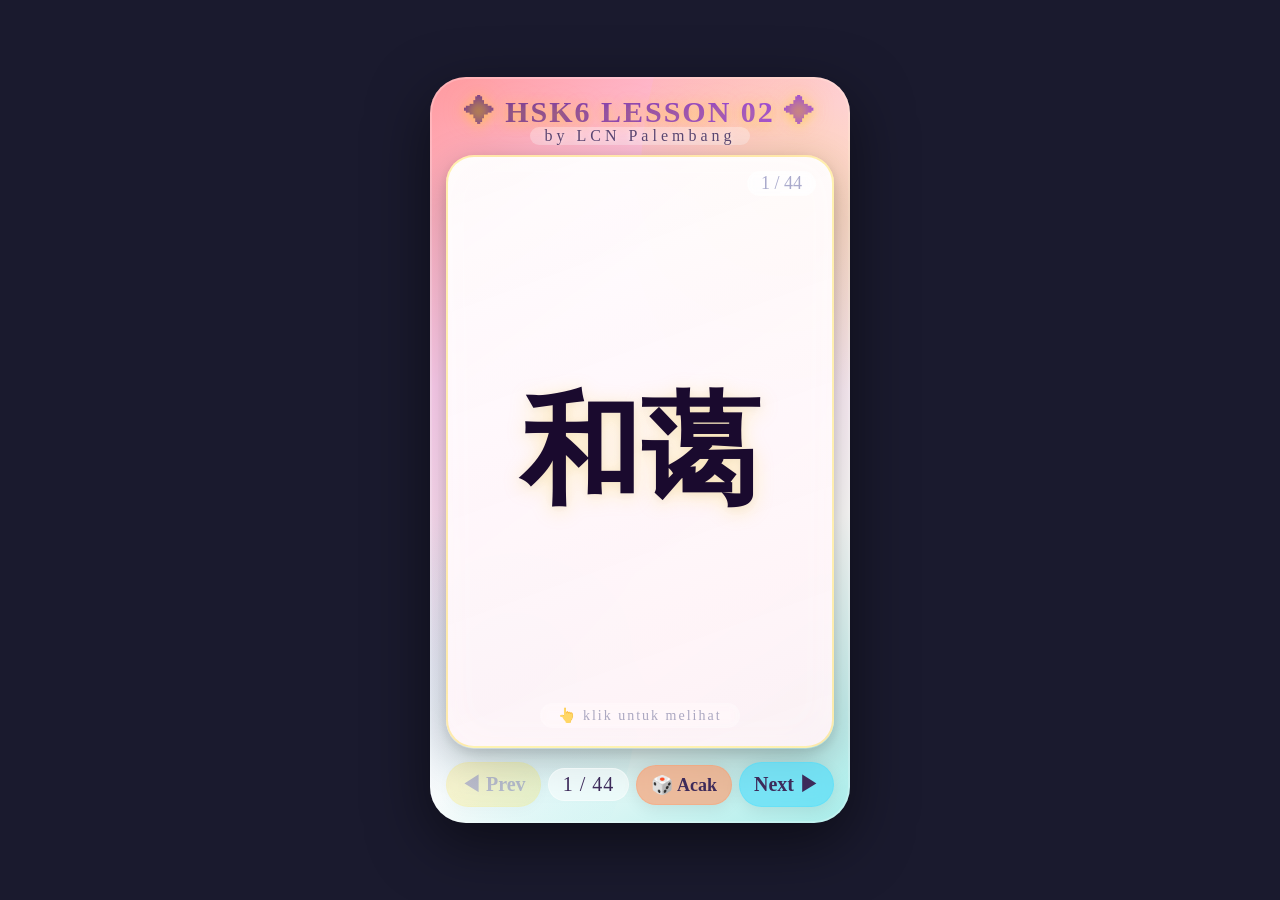
<file: data/wo2/KOSAKATA HSK6 BAB 02.html>
<!DOCTYPE html>
<html lang="zh-CN">
<head>
    <meta charset="UTF-8" />
    <meta name="viewport" content="width=device-width, initial-scale=1.0, maximum-scale=1.0, user-scalable=no" />
    <title>HSK6 LESSON 02 - 交互词汇卡</title>
    <style>
        /* ===== 全局重置 & 基础 ===== */
        *,
        *::before,
        *::after {
            margin: 0;
            padding: 0;
            box-sizing: border-box;
        }

        body {
            display: flex;
            justify-content: center;
            align-items: center;
            min-height: 100vh;
            background: #1a1a2e;
            font-family: 'SimSun', 'NSimSun', '宋体', serif;
            padding: 12px;
        }

        .phone-frame {
            position: relative;
            width: 100%;
            max-width: 420px;
            aspect-ratio: 9 / 16;
            background: linear-gradient(145deg, #ff9a9e 0%, #fecfef 30%, #fdfcfb 70%, #a8edea 100%);
            border-radius: 36px;
            box-shadow: 0 20px 60px rgba(0, 0, 0, 0.5), 0 0 0 2px rgba(255, 255, 255, 0.2) inset;
            padding: 18px 16px 16px 16px;
            display: flex;
            flex-direction: column;
            overflow: hidden;
            transition: background 0.6s ease;
        }

        .phone-frame::before {
            content: '';
            position: absolute;
            top: -20%;
            right: -20%;
            width: 70%;
            height: 70%;
            background: radial-gradient(circle, rgba(255, 215, 0, 0.25) 0%, transparent 70%);
            border-radius: 50%;
            pointer-events: none;
            z-index: 0;
        }
        .phone-frame::after {
            content: '';
            position: absolute;
            bottom: -10%;
            left: -10%;
            width: 60%;
            height: 60%;
            background: radial-gradient(circle, rgba(72, 219, 251, 0.20) 0%, transparent 70%);
            border-radius: 50%;
            pointer-events: none;
            z-index: 0;
        }

        .header {
            position: relative;
            z-index: 1;
            text-align: center;
            padding-bottom: 6px;
            flex-shrink: 0;
            user-select: none;
        }
        .header h1 {
            font-family: 'SimSun', 'NSimSun', '宋体', serif;
            font-size: clamp(18px, 4.2vw, 30px);
            font-weight: 700;
            color: #2d1b4e;
            text-shadow: 0 2px 12px rgba(255, 215, 0, 0.5), 0 0 30px rgba(255, 200, 0, 0.2);
            letter-spacing: 2px;
            background: linear-gradient(135deg, #6a3093, #a044ff);
            -webkit-background-clip: text;
            -webkit-text-fill-color: transparent;
            background-clip: text;
        }
        .header .sub {
            font-family: 'SimSun', 'NSimSun', '宋体', serif;
            font-size: clamp(10px, 2.2vw, 16px);
            color: #4a3a6a;
            letter-spacing: 4px;
            opacity: 0.9;
            font-weight: 400;
            margin-top: -2px;
            text-shadow: 0 1px 4px rgba(255, 255, 255, 0.6);
        }
        .header .sub span {
            display: inline-block;
            background: rgba(255, 255, 255, 0.35);
            padding: 0 14px;
            border-radius: 20px;
            backdrop-filter: blur(4px);
        }

        .card-wrapper {
            position: relative;
            z-index: 1;
            flex: 1;
            min-height: 0;
            perspective: 1200px;
            margin: 4px 0 8px 0;
            cursor: pointer;
        }

        .card-flipper {
            position: relative;
            width: 100%;
            height: 100%;
            transition: transform 0.65s cubic-bezier(0.23, 1, 0.32, 1);
            transform-style: preserve-3d;
            border-radius: 28px;
            box-shadow: 0 12px 40px rgba(0, 0, 0, 0.25), 0 4px 12px rgba(0, 0, 0, 0.1);
        }

        .card-flipper.flipped {
            transform: rotateY(180deg);
        }

        .card-face {
            position: absolute;
            top: 0;
            left: 0;
            width: 100%;
            height: 100%;
            backface-visibility: hidden;
            -webkit-backface-visibility: hidden;
            border-radius: 28px;
            display: flex;
            flex-direction: column;
            justify-content: center;
            align-items: center;
            padding: 24px 22px;
            overflow-y: auto;
            background: rgba(255, 255, 255, 0.92);
            backdrop-filter: blur(6px);
            border: 2px solid rgba(255, 255, 255, 0.6);
            box-shadow: inset 0 0 40px rgba(255, 255, 255, 0.3);
        }

        .card-front {
            background: linear-gradient(160deg, rgba(255, 255, 255, 0.95), rgba(255, 240, 245, 0.92));
            border: 2px solid rgba(255, 215, 0, 0.3);
        }
        .card-front .hanzi {
            font-family: 'SimSun', 'NSimSun', '宋体', serif;
            font-size: clamp(68px, 15vw, 120px);
            font-weight: 700;
            color: #1a0a2e;
            text-shadow: 0 4px 20px rgba(255, 200, 0, 0.25), 0 2px 8px rgba(0, 0, 0, 0.05);
            line-height: 1.2;
            text-align: center;
            word-break: break-word;
            transition: transform 0.3s ease;
        }
        .card-front .tap-hint {
            position: absolute;
            bottom: 18px;
            font-size: clamp(11px, 2vw, 14px);
            color: #8888aa;
            letter-spacing: 2px;
            opacity: 0.7;
            background: rgba(255, 255, 255, 0.5);
            padding: 4px 18px;
            border-radius: 30px;
            backdrop-filter: blur(4px);
            font-family: 'SimSun', 'NSimSun', '宋体', serif;
        }
        .card-front .index-badge {
            position: absolute;
            top: 14px;
            right: 16px;
            font-size: clamp(13px, 2.4vw, 18px);
            color: #aaaacc;
            font-weight: 300;
            background: rgba(255, 255, 255, 0.5);
            padding: 2px 14px;
            border-radius: 30px;
            backdrop-filter: blur(4px);
            font-family: 'SimSun', 'NSimSun', '宋体', serif;
        }

        .card-back {
            transform: rotateY(180deg);
            background: linear-gradient(160deg, #fefefe, #f5f0ff);
            border: 2px solid rgba(160, 120, 255, 0.25);
            justify-content: flex-start;
            padding-top: 20px;
            gap: 4px;
            overflow-y: auto;
        }
        .card-back::-webkit-scrollbar {
            width: 3px;
        }
        .card-back::-webkit-scrollbar-thumb {
            background: #c0b0d0;
            border-radius: 10px;
        }

        .card-back .back-pinyin {
            font-family: 'SimSun', 'NSimSun', '宋体', serif;
            font-size: clamp(22px, 5vw, 38px);
            color: #e85d75;
            font-weight: 600;
            letter-spacing: 2px;
            text-shadow: 0 1px 8px rgba(232, 93, 117, 0.15);
            margin-top: 4px;
        }
        .card-back .back-arti {
            font-family: 'SimSun', 'NSimSun', '宋体', serif;
            font-size: clamp(16px, 3.6vw, 28px);
            color: #2d1b4e;
            font-weight: 500;
            background: rgba(232, 93, 117, 0.08);
            padding: 4px 18px;
            border-radius: 30px;
            margin: 2px 0 8px 0;
            text-align: center;
        }

        .card-back .contoh-section {
            width: 100%;
            display: flex;
            flex-direction: column;
            align-items: center;
            gap: 2px;
            padding: 0 4px;
        }
        .card-back .contoh-label {
            font-family: 'SimSun', 'NSimSun', '宋体', serif;
            font-size: clamp(12px, 2.2vw, 16px);
            color: #8870aa;
            letter-spacing: 3px;
            font-weight: 400;
            opacity: 0.8;
        }
        .card-back .contoh-hanzi {
            font-family: 'SimSun', 'NSimSun', '宋体', serif;
            font-size: clamp(18px, 4vw, 32px);
            color: #1a0a2e;
            font-weight: 500;
            text-align: center;
            line-height: 1.5;
            padding: 4px 0;
            word-break: break-word;
        }
        .card-back .contoh-pinyin {
            font-family: 'SimSun', 'NSimSun', '宋体', serif;
            font-size: clamp(14px, 3vw, 22px);
            color: #e85d75;
            font-weight: 400;
            text-align: center;
            line-height: 1.5;
            opacity: 0.9;
            word-break: break-word;
        }
        .card-back .contoh-arti {
            font-family: 'SimSun', 'NSimSun', '宋体', serif;
            font-size: clamp(14px, 3vw, 22px);
            color: #4a3a6a;
            font-weight: 400;
            text-align: center;
            line-height: 1.5;
            background: rgba(160, 120, 255, 0.07);
            padding: 4px 16px;
            border-radius: 30px;
            margin-top: 2px;
            word-break: break-word;
        }

        .card-back .back-tap-hint {
            position: absolute;
            bottom: 14px;
            font-size: clamp(10px, 1.8vw, 13px);
            color: #aaaacc;
            letter-spacing: 1px;
            opacity: 0.6;
            background: rgba(255, 255, 255, 0.4);
            padding: 2px 16px;
            border-radius: 30px;
            font-family: 'SimSun', 'NSimSun', '宋体', serif;
        }

        .dot-deco {
            display: flex;
            gap: 6px;
            justify-content: center;
            margin: 2px 0 4px 0;
        }
        .dot-deco span {
            width: 6px;
            height: 6px;
            border-radius: 50%;
            background: #d0b0e0;
            opacity: 0.4;
        }
        .dot-deco span:nth-child(2) {
            background: #e85d75;
            opacity: 0.5;
        }
        .dot-deco span:nth-child(3) {
            background: #48dbfb;
            opacity: 0.4;
        }

        .card-back .content-wrap {
            width: 100%;
            display: flex;
            flex-direction: column;
            align-items: center;
            justify-content: center;
            flex: 1;
            gap: 2px;
            padding: 4px 0;
        }

        .highlight-word {
            color: #e85d75;
            font-weight: 700;
            text-shadow: 0 0 12px rgba(232, 93, 117, 0.15);
        }

        /* ===== 导航栏 ===== */
        .nav-bar {
            position: relative;
            z-index: 2;
            display: flex;
            align-items: center;
            justify-content: space-between;
            flex-shrink: 0;
            padding: 6px 0 0 0;
            gap: 4px;
            user-select: none;
        }

        .nav-btn {
            font-family: 'SimSun', 'NSimSun', '宋体', serif;
            background: rgba(255, 255, 255, 0.75);
            backdrop-filter: blur(8px);
            border: none;
            border-radius: 40px;
            padding: 8px 14px;
            font-size: clamp(13px, 2.8vw, 20px);
            font-weight: 600;
            color: #3d2a5a;
            cursor: pointer;
            transition: all 0.25s ease;
            box-shadow: 0 4px 16px rgba(0, 0, 0, 0.08);
            display: flex;
            align-items: center;
            gap: 2px;
            border: 1px solid rgba(255, 255, 255, 0.6);
            min-width: 44px;
            justify-content: center;
            white-space: nowrap;
        }
        .nav-btn:hover:not(:disabled) {
            transform: translateY(-2px) scale(1.03);
            box-shadow: 0 8px 28px rgba(0, 0, 0, 0.15);
            background: rgba(255, 255, 255, 0.95);
        }
        .nav-btn:active:not(:disabled) {
            transform: scale(0.94);
        }
        .nav-btn:disabled {
            opacity: 0.3;
            cursor: not-allowed;
            transform: none !important;
        }

        .nav-btn.prev-btn {
            background: rgba(255, 215, 0, 0.6);
            border-color: rgba(255, 215, 0, 0.3);
        }
        .nav-btn.prev-btn:hover:not(:disabled) {
            background: rgba(255, 215, 0, 0.85);
        }

        .nav-btn.next-btn {
            background: rgba(72, 219, 251, 0.6);
            border-color: rgba(72, 219, 251, 0.3);
        }
        .nav-btn.next-btn:hover:not(:disabled) {
            background: rgba(72, 219, 251, 0.85);
        }

        .nav-btn.random-btn {
            background: rgba(255, 150, 100, 0.6);
            border-color: rgba(255, 150, 100, 0.3);
            font-size: clamp(12px, 2.6vw, 18px);
        }
        .nav-btn.random-btn:hover:not(:disabled) {
            background: rgba(255, 150, 100, 0.85);
        }

        .nav-counter {
            font-family: 'SimSun', 'NSimSun', '宋体', serif;
            font-size: clamp(13px, 2.6vw, 20px);
            color: #3d2a5a;
            font-weight: 500;
            background: rgba(255, 255, 255, 0.5);
            backdrop-filter: blur(4px);
            padding: 4px 14px;
            border-radius: 40px;
            border: 1px solid rgba(255, 255, 255, 0.4);
            min-width: 50px;
            text-align: center;
            letter-spacing: 1px;
        }

        /* ===== 响应式 ===== */
        @media (max-width: 440px) {
            .phone-frame {
                border-radius: 24px;
                padding: 12px 10px 10px 10px;
            }
            .card-face {
                padding: 16px 12px;
                border-radius: 20px;
            }
            .card-flipper {
                border-radius: 20px;
            }
            .nav-btn {
                padding: 5px 10px;
                min-width: 36px;
                border-radius: 30px;
                font-size: clamp(11px, 2.4vw, 16px);
            }
            .nav-counter {
                min-width: 40px;
                padding: 2px 10px;
                font-size: clamp(10px, 2vw, 14px);
            }
        }

        @media (max-height: 700px) {
            .header h1 {
                font-size: clamp(14px, 3.6vw, 20px);
            }
            .header .sub {
                font-size: clamp(8px, 1.8vw, 12px);
            }
            .card-front .hanzi {
                font-size: clamp(48px, 12vw, 80px);
            }
            .card-back .back-pinyin {
                font-size: clamp(16px, 4vw, 26px);
            }
            .card-back .back-arti {
                font-size: clamp(12px, 3vw, 20px);
            }
            .card-back .contoh-hanzi {
                font-size: clamp(14px, 3.2vw, 22px);
            }
            .card-back .contoh-pinyin {
                font-size: clamp(11px, 2.4vw, 16px);
            }
            .card-back .contoh-arti {
                font-size: clamp(11px, 2.4vw, 16px);
            }
        }

        @media (max-height: 600px) {
            .card-front .hanzi {
                font-size: clamp(36px, 10vw, 60px);
            }
            .card-back .back-pinyin {
                font-size: clamp(14px, 3.2vw, 20px);
            }
            .card-back .back-arti {
                font-size: clamp(10px, 2.4vw, 16px);
            }
            .card-back .contoh-hanzi {
                font-size: clamp(12px, 2.6vw, 18px);
            }
            .card-back .contoh-pinyin {
                font-size: clamp(10px, 2vw, 14px);
            }
            .card-back .contoh-arti {
                font-size: clamp(10px, 2vw, 14px);
            }
            .header h1 {
                font-size: clamp(12px, 3vw, 16px);
            }
            .header .sub {
                font-size: clamp(7px, 1.4vw, 10px);
            }
        }

        .card-wrapper:active .card-front .hanzi {
            transform: scale(0.96);
        }
        .card-back {
            scrollbar-width: thin;
        }
    </style>
</head>
<body>

    <div class="phone-frame" id="app">

        <div class="header">
            <h1>✦ HSK6 LESSON 02 ✦</h1>
            <div class="sub"><span>by LCN Palembang</span></div>
        </div>

        <div class="card-wrapper" id="cardWrapper">
            <div class="card-flipper" id="cardFlipper">

                <div class="card-face card-front">
                    <div class="index-badge" id="frontIndex">1 / 44</div>
                    <div class="hanzi" id="hanziDisplay">和蔼</div>
                    <div class="tap-hint">👆  klik untuk melihat</div>
                </div>

                <div class="card-face card-back" id="cardBack">
                    <div class="content-wrap">
                        <div class="back-pinyin" id="pinyinDisplay">hé ǎi</div>
                        <div class="back-arti" id="artiDisplay">baik hati, ramah</div>
                        <div class="dot-deco">
                            <span></span><span></span><span></span>
                        </div>
                        <div class="contoh-section">
                            <div class="contoh-label">—  Contoh Kalimat  —</div>
                            <div class="contoh-hanzi" id="contohHanzi">这位老师非常和蔼，同学们都很喜欢她。</div>
                            <div class="contoh-pinyin" id="contohPinyin">Zhè wèi lǎoshī fēicháng hé'ǎi, tóngxuémen dōu hěn xǐhuān tā.</div>
                            <div class="contoh-arti" id="contohArti">Guru ini sangat ramah, semua murid menyukainya.</div>
                        </div>
                    </div>
                    <div class="back-tap-hint">👆  klik untuk kembali</div>
                </div>

            </div>
        </div>

        <div class="nav-bar">
            <button class="nav-btn prev-btn" id="prevBtn" disabled>◀ Prev</button>
            <div class="nav-counter" id="navCounter">1 / 44</div>
            <button class="nav-btn random-btn" id="randomBtn">🎲 Acak</button>
            <button class="nav-btn next-btn" id="nextBtn">Next ▶</button>
        </div>

    </div>

    <script>
        // ============================================================
        //  DATA KOSAKATA HSK6 LESSON 02 (44 kata)
        // ============================================================
        const baseData = [{
            hanzi: '和蔼',
            pinyin: 'hé ǎi',
            arti: 'baik hati, ramah',
            contoh: '这位老师非常和蔼，同学们都很喜欢她。',
            contohPinyin: 'Zhè wèi lǎoshī fēicháng hé\'ǎi, tóngxuémen dōu hěn xǐhuān tā.',
            contohArti: 'Guru ini sangat ramah, semua murid menyukainya.'
        }, {
            hanzi: '和气',
            pinyin: 'hé qi',
            arti: 'lemah lembut, sopan',
            contoh: '他对人总是很和气。',
            contohPinyin: 'Tā duì rén zǒngshì hěn héqi.',
            contohArti: 'Dia selalu bersikap lemah lembut terhadap orang lain.'
        }, {
            hanzi: '目光',
            pinyin: 'mù ɡuānɡ',
            arti: 'ekspresi di mata seseorang',
            contoh: '他的目光充满了慈爱。',
            contohPinyin: 'Tā de mùguāng chōngmǎn le cí\'ài.',
            contohArti: 'Ekspresi matanya penuh kasih sayang.'
        }, {
            hanzi: '慈祥',
            pinyin: 'cí xiánɡ',
            arti: '(dari seorang penatua) baik hati, ramah',
            contoh: '奶奶是一位慈祥的老人。',
            contohPinyin: 'Nǎinai shì yī wèi cíxiáng de lǎorén.',
            contohArti: 'Nenek adalah orang tua yang baik hati.'
        }, {
            hanzi: '跨',
            pinyin: 'kuà',
            arti: 'melangkah, menjangkau',
            contoh: '他跨过那条小河。',
            contohPinyin: 'Tā kuà guò nà tiáo xiǎohé.',
            contohArti: 'Dia melangkahi sungai kecil itu.'
        }, {
            hanzi: '自主',
            pinyin: 'zì zhǔ',
            arti: 'memutuskan untuk diri sendiri, menjadi tuan bagi diri sendiri',
            contoh: '大学生应该学会自主生活。',
            contohPinyin: 'Dàxuéshēng yīnggāi xuéhuì zìzhǔ shēnghuó.',
            contohArti: 'Mahasiswa seharusnya belajar hidup mandiri.'
        }, {
            hanzi: '甭',
            pinyin: 'bénɡ',
            arti: 'tidak perlu',
            contoh: '你甭担心，我会帮你。',
            contohPinyin: 'Nǐ béng dānxīn, wǒ huì bāng nǐ.',
            contohArti: 'Kamu tidak perlu khawatir, saya akan membantumu.'
        }, {
            hanzi: '脱离',
            pinyin: 'tuō lí',
            arti: 'melepaskan diri dari, memisahkan diri dari',
            contoh: '他决定脱离那个组织。',
            contohPinyin: 'Tā juédìng tuōlí nàge zǔzhī.',
            contohArti: 'Dia memutuskan untuk melepaskan diri dari organisasi itu.'
        }, {
            hanzi: '诱惑',
            pinyin: 'yòu huò',
            arti: 'membujuk, menggoda, memikat',
            contoh: '金钱的诱惑让他犯了错误。',
            contohPinyin: 'Jīnqián de yòuhuò ràng tā fàn le cuòwù.',
            contohArti: 'Godaan uang membuatnya melakukan kesalahan.'
        }, {
            hanzi: '无比',
            pinyin: 'wú bǐ',
            arti: 'menjadi tak tertandingi',
            contoh: '她的歌声无比动听。',
            contohPinyin: 'Tā de gēshēng wúbǐ dòngtīng.',
            contohArti: 'Suara nyanyiannya tak tertandingi merdunya.'
        }, {
            hanzi: '向往',
            pinyin: 'xiànɡ wǎnɡ',
            arti: 'merindukan, menantikan',
            contoh: '我向往自由的生活。',
            contohPinyin: 'Wǒ xiàngwǎng zìyóu de shēnghuó.',
            contohArti: 'Saya merindukan kehidupan yang bebas.'
        }, {
            hanzi: '孤独',
            pinyin: 'ɡū dú',
            arti: 'sendirian, sendiri',
            contoh: '他一个人住，觉得很孤独。',
            contohPinyin: 'Tā yīgèrén zhù, juéde hěn gūdú.',
            contohArti: 'Dia tinggal sendiri dan merasa sangat kesepian.'
        }, {
            hanzi: '哭鼻子',
            pinyin: 'kū bí zi',
            arti: 'menangis, terisak (biasanya lucu)',
            contoh: '小朋友因为找不到妈妈而哭鼻子。',
            contohPinyin: 'Xiǎopéngyou yīnwèi zhǎo bù dào māma ér kū bízi.',
            contohArti: 'Anak kecil menangis karena tidak menemukan ibunya.'
        }, {
            hanzi: '片刻',
            pinyin: 'piàn kè',
            arti: 'singkat sebentar, momen',
            contoh: '请稍等片刻。',
            contohPinyin: 'Qǐng shāo děng piànkè.',
            contohArti: 'Tolong tunggu sebentar.'
        }, {
            hanzi: '步伐',
            pinyin: 'bù fá',
            arti: 'langkah (diukur), kecepatan',
            contoh: '他步伐矫健地走进教室。',
            contohPinyin: 'Tā bùfá jiǎojiàn de zǒujìn jiàoshì.',
            contohArti: 'Dia melangkah dengan tegap memasuki ruang kelas.'
        }, {
            hanzi: '包围',
            pinyin: 'bāo wéi',
            arti: 'mengitari, mengelilingi',
            contoh: '敌军包围了这座城市。',
            contohPinyin: 'Díjūn bāowéi le zhè zuò chéngshì.',
            contohArti: 'Pasukan musuh mengepung kota ini.'
        }, {
            hanzi: '感染',
            pinyin: 'ɡǎn rǎn',
            arti: 'menginfeksi, mempengaruhi',
            contoh: '他的热情感染了每一个人。',
            contohPinyin: 'Tā de rèqíng gǎnrǎn le měi yīgè rén.',
            contohArti: 'Antusiasmenya mempengaruhi setiap orang.'
        }, {
            hanzi: '恨不得',
            pinyin: 'hèn bù dé',
            arti: 'menjadi cemas, sekarat atau gatal',
            contoh: '我恨不得马上飞回家。',
            contohPinyin: 'Wǒ hènbùdé mǎshàng fēi huí jiā.',
            contohArti: 'Saya sangat ingin segera terbang pulang.'
        }, {
            hanzi: '跟前',
            pinyin: 'ɡēn qián',
            arti: 'di depan, dekat disisi seseorang',
            contoh: '他走到我跟前，对我说。',
            contohPinyin: 'Tā zǒu dào wǒ gēnqián, duì wǒ shuō.',
            contohArti: 'Dia berjalan mendekati saya dan berkata.'
        }, {
            hanzi: '团圆',
            pinyin: 'tuán yuán',
            arti: 'bersatu kembali',
            contoh: '春节是家人团圆的节日。',
            contohPinyin: 'Chūnjié shì jiārén tuányuán de jiérì.',
            contohArti: 'Tahun Baru Imlek adalah hari raya keluarga bersatu kembali.'
        }, {
            hanzi: '近来',
            pinyin: 'jìn lái',
            arti: 'baru-baru ini, akhir-akhir ini',
            contoh: '近来天气很热。',
            contohPinyin: 'Jìnlái tiānqì hěn rè.',
            contohArti: 'Akhir-akhir ini cuaca sangat panas.'
        }, {
            hanzi: '酝酿',
            pinyin: 'yùn niànɡ',
            arti: 'difermentasi, memikirkan, mengadakan diskusi',
            contoh: '这个计划已经酝酿了很久。',
            contohPinyin: 'Zhège jìhuà yǐjīng yùnniàng le hěn jiǔ.',
            contohArti: 'Rencana ini sudah dipikirkan sejak lama.'
        }, {
            hanzi: '刹那',
            pinyin: 'chà nà',
            arti: 'sekejap, sepersekian detik',
            contoh: '就在那一刹那，他改变了主意。',
            contohPinyin: 'Jiù zài nà yī chànà, tā gǎibiàn le zhǔyì.',
            contohArti: 'Pada saat sekejap itu, dia berubah pikiran.'
        }, {
            hanzi: '反常',
            pinyin: 'fǎn chánɡ',
            arti: 'tidak biasa, abnormal',
            contoh: '他今天的举动很反常。',
            contohPinyin: 'Tā jīntiān de jǔdòng hěn fǎncháng.',
            contohArti: 'Tindakannya hari ini sangat tidak biasa.'
        }, {
            hanzi: '埋怨',
            pinyin: 'mán yuàn',
            arti: 'mengeluh, disalahkan',
            contoh: '他总埋怨工作太累。',
            contohPinyin: 'Tā zǒng mányuàn gōngzuò tài lèi.',
            contohArti: 'Dia selalu mengeluh pekerjaan terlalu melelahkan.'
        }, {
            hanzi: '体谅',
            pinyin: 'tǐ liànɡ',
            arti: 'menunjukkan pengertian dan simpati, menghargai',
            contoh: '你应该多体谅父母的辛苦。',
            contohPinyin: 'Nǐ yīnggāi duō tǐliàng fùmǔ de xīnkǔ.',
            contohArti: 'Kamu seharusnya lebih menghargai jerih payah orang tua.'
        }, {
            hanzi: '无精打采',
            pinyin: 'wú jīnɡ dǎ cǎi',
            arti: 'lesu, putus asa',
            contoh: '他今天无精打采的，好像生病了。',
            contohPinyin: 'Tā jīntiān wújīngdǎcǎi de, hǎoxiàng shēngbìng le.',
            contohArti: 'Dia terlihat lesu hari ini, sepertinya sakit.'
        }, {
            hanzi: '规划',
            pinyin: 'ɡuī huà',
            arti: 'merencanakan',
            contoh: '我们需要规划未来的发展。',
            contohPinyin: 'Wǒmen xūyào guīhuà wèilái de fāzhǎn.',
            contohArti: 'Kita perlu merencanakan perkembangan masa depan.'
        }, {
            hanzi: '熬',
            pinyin: 'áo',
            arti: 'bertahan, menanggung, merebus',
            contoh: '他在公司熬了很多年，终于升职了。',
            contohPinyin: 'Tā zài gōngsī áo le hěnduō nián, zhōngyú shēngzhí le.',
            contohArti: 'Dia bertahan bertahun-tahun di perusahaan, akhirnya naik jabatan.'
        }, {
            hanzi: '漫长',
            pinyin: 'màn chánɡ',
            arti: 'sangat panjang, tak berujung',
            contoh: '等待的日子很漫长。',
            contohPinyin: 'Děngdài de rìzi hěn màncháng.',
            contohArti: 'Hari-hari menunggu terasa sangat panjang.'
        }, {
            hanzi: '寂静',
            pinyin: 'jì jìnɡ',
            arti: 'hening, sunyi senyap',
            contoh: '夜晚的森林非常寂静。',
            contohPinyin: 'Yèwǎn de sēnlín fēicháng jìjìng.',
            contohArti: 'Hutan di malam hari sangat sunyi.'
        }, {
            hanzi: '稿件',
            pinyin: 'ɡǎo jiàn',
            arti: 'naskah/artikel, tulisan',
            contoh: '他把稿件交给了编辑。',
            contohPinyin: 'Tā bǎ gǎojiàn jiāo gěi le biānjí.',
            contohArti: 'Dia menyerahkan naskahnya kepada editor.'
        }, {
            hanzi: '难得',
            pinyin: 'nán dé',
            arti: 'sulit didapat, jarang',
            contoh: '这是一个难得的机会。',
            contohPinyin: 'Zhè shì yīgè nándé de jīhuì.',
            contohArti: 'Ini adalah kesempatan yang sulit didapat.'
        }, {
            hanzi: '心疼',
            pinyin: 'xīn ténɡ',
            arti: 'sayang, merasa kasihan, dendam, tertekan',
            contoh: '妈妈心疼孩子这么辛苦。',
            contohPinyin: 'Māma xīnténg háizi zhème xīnkǔ.',
            contohArti: 'Ibu merasa kasihan anaknya yang begitu lelah.'
        }, {
            hanzi: '掩饰',
            pinyin: 'yǎn shì',
            arti: 'untuk menutupi, menyembunyikan, merahasiakan',
            contoh: '他试图掩饰自己的错误。',
            contohPinyin: 'Tā shìtú yǎnshì zìjǐ de cuòwù.',
            contohArti: 'Dia berusaha menutupi kesalahannya.'
        }, {
            hanzi: '隐瞒',
            pinyin: 'yǐn mán',
            arti: 'menyembunyikan (tabu), menutupi kebenaran',
            contoh: '他不应该隐瞒事实。',
            contohPinyin: 'Tā bù yīnggāi yǐnmán shìshí.',
            contohArti: 'Dia seharusnya tidak menyembunyikan fakta.'
        }, {
            hanzi: '唠叨',
            pinyin: 'láo dao',
            arti: 'mengoceh, cerewet, mengomel',
            contoh: '妈妈总是唠叨我早点回家。',
            contohPinyin: 'Māma zǒngshì láodao wǒ zǎodiǎn huí jiā.',
            contohArti: 'Ibu selalu mengoceh supaya saya cepat pulang.'
        }, {
            hanzi: '吃苦',
            pinyin: 'chī kǔ',
            arti: 'menanggung kesulitan, menderita',
            contoh: '年轻人应该学会吃苦。',
            contohPinyin: 'Niánqīngrén yīnggāi xuéhuì chī kǔ.',
            contohArti: 'Orang muda seharusnya belajar menanggung kesulitan.'
        }, {
            hanzi: '欣慰',
            pinyin: 'xīn wèi',
            arti: 'puas, lega',
            contoh: '看到孩子进步，老师感到欣慰。',
            contohPinyin: 'Kàndào háizi jìnbù, lǎoshī gǎndào xīnwèi.',
            contohArti: 'Melihat kemajuan anak-anak, guru merasa lega.'
        }, {
            hanzi: '本事',
            pinyin: 'běn shi',
            arti: 'kemampuan, kapabilitas',
            contoh: '他确实有本事。',
            contohPinyin: 'Tā quèshí yǒu běnshi.',
            contohArti: 'Dia memang memiliki kemampuan.'
        }, {
            hanzi: '皱纹',
            pinyin: 'zhòu wén',
            arti: 'kerut',
            contoh: '奶奶的脸上布满了皱纹。',
            contohPinyin: 'Nǎinai de liǎn shàng bùmǎn le zhòuwén.',
            contohArti: 'Wajah nenek dipenuhi kerutan.'
        }, {
            hanzi: '顿时',
            pinyin: 'dùn shí',
            arti: 'Segera, tiba2',
            contoh: '他一进门，屋子里顿时热闹起来。',
            contohPinyin: 'Tā yī jìnmén, wūzi lǐ dùnshí rènào qǐlái.',
            contohArti: 'Begitu dia masuk, ruangan tiba-tiba menjadi ramai.'
        }, {
            hanzi: '不由得',
            pinyin: 'bù yóu dé',
            arti: 'tidak dapat membantu (melakukan sth.), tidak bisa tidak',
            contoh: '听到这个消息，她不由得流下眼泪。',
            contohPinyin: 'Tīng dào zhège xiāoxi, tā bùyóude liú xià yǎnlèi.',
            contohArti: 'Mendengar berita itu, dia tidak bisa menahan air mata.'
        }, {
            hanzi: '热泪盈眶',
            pinyin: 'rè lèi yínɡ kuànɡ',
            arti: 'terharu, berlinang air mata kegembiraan',
            contoh: '他激动得热泪盈眶。',
            contohPinyin: 'Tā jīdòng de rèlèi-yíngkuàng.',
            contohArti: 'Dia sangat terharu sampai berlinang air mata.'
        }];

        // ============================================================
        //  STATE
        // ============================================================
        let currentData = [...baseData];
        let currentIndex = 0;
        const total = baseData.length;

        // DOM refs
        const cardFlipper = document.getElementById('cardFlipper');
        const cardWrapper = document.getElementById('cardWrapper');
        const hanziDisplay = document.getElementById('hanziDisplay');
        const frontIndex = document.getElementById('frontIndex');
        const pinyinDisplay = document.getElementById('pinyinDisplay');
        const artiDisplay = document.getElementById('artiDisplay');
        const contohHanzi = document.getElementById('contohHanzi');
        const contohPinyin = document.getElementById('contohPinyin');
        const contohArti = document.getElementById('contohArti');
        const navCounter = document.getElementById('navCounter');
        const prevBtn = document.getElementById('prevBtn');
        const nextBtn = document.getElementById('nextBtn');
        const randomBtn = document.getElementById('randomBtn');

        let isFlipped = false;

        // ============================================================
        //  RENDER
        // ============================================================
        function renderCard(index) {
            const data = currentData[index];
            if (!data) return;

            hanziDisplay.textContent = data.hanzi;
            frontIndex.textContent = `${index + 1} / ${total}`;

            pinyinDisplay.textContent = data.pinyin;
            artiDisplay.textContent = data.arti;

            // Highlight target
            const target = data.hanzi;
            let contohHtml = data.contoh;
            if (target.length === 1) {
                const regex = new RegExp(target, 'g');
                contohHtml = contohHtml.replace(regex, `<span class="highlight-word">${target}</span>`);
            } else {
                const regex = new RegExp(target, 'g');
                contohHtml = contohHtml.replace(regex, `<span class="highlight-word">${target}</span>`);
            }
            contohHanzi.innerHTML = contohHtml;

            contohPinyin.textContent = data.contohPinyin;
            contohArti.textContent = data.contohArti;

            navCounter.textContent = `${index + 1} / ${total}`;
            prevBtn.disabled = (index === 0);
            nextBtn.disabled = (index === total - 1);

            if (isFlipped) {
                cardFlipper.classList.remove('flipped');
                isFlipped = false;
            }
        }

        function goTo(index) {
            if (index < 0 || index >= total) return;
            currentIndex = index;
            renderCard(currentIndex);
        }

        function nextCard() {
            if (currentIndex < total - 1) goTo(currentIndex + 1);
        }

        function prevCard() {
            if (currentIndex > 0) goTo(currentIndex - 1);
        }

        // ============================================================
        //  SHUFFLE
        // ============================================================
        function shuffleArray(arr) {
            for (let i = arr.length - 1; i > 0; i--) {
                const j = Math.floor(Math.random() * (i + 1));
                [arr[i], arr[j]] = [arr[j], arr[i]];
            }
            return arr;
        }

        function shuffleCards() {
            shuffleArray(currentData);
            currentIndex = 0;
            renderCard(0);
        }

        // ============================================================
        //  FLIP
        // ============================================================
        function toggleFlip(e) {
            if (e.target.closest('.nav-btn') || e.target.closest('.nav-bar')) return;
            cardFlipper.classList.toggle('flipped');
            isFlipped = !isFlipped;
        }

        // ============================================================
        //  KEYBOARD
        // ============================================================
        function handleKeydown(e) {
            if (e.key === 'ArrowRight') { e.preventDefault();
                nextCard(); }
            if (e.key === 'ArrowLeft') { e.preventDefault();
                prevCard(); }
            if (e.key === ' ' || e.key === 'Enter') { e.preventDefault();
                toggleFlip(e); }
        }

        // ============================================================
        //  INIT
        // ============================================================
        cardWrapper.addEventListener('click', toggleFlip);
        prevBtn.addEventListener('click', (e) => { e.stopPropagation();
            prevCard(); });
        nextBtn.addEventListener('click', (e) => { e.stopPropagation();
            nextCard(); });
        randomBtn.addEventListener('click', (e) => {
            e.stopPropagation();
            shuffleCards();
        });
        document.addEventListener('keydown', handleKeydown);

        renderCard(0);

        // ============================================================
        //  SWIPE
        // ============================================================
        let touchStartX = 0;
        let touchStartY = 0;
        const wrapper = document.querySelector('.phone-frame');

        wrapper.addEventListener('touchstart', (e) => {
            const touch = e.touches[0];
            touchStartX = touch.clientX;
            touchStartY = touch.clientY;
        }, { passive: true });

        wrapper.addEventListener('touchend', (e) => {
            if (touchStartX === 0) return;
            const touchEnd = e.changedTouches[0];
            const deltaX = touchEnd.clientX - touchStartX;
            const deltaY = touchEnd.clientY - touchStartY;
            if (Math.abs(deltaX) > Math.abs(deltaY) && Math.abs(deltaX) > 40) {
                if (deltaX < 0) nextCard();
                else prevCard();
            }
            touchStartX = 0;
            touchStartY = 0;
        }, { passive: true });

        console.log(`✅ HSK6 LESSON 02 — ${total} kosakata siap!`);
        console.log('🎲 Tombol "Acak" untuk mengubah urutan.');
    </script>

</body>
</html>
</file>
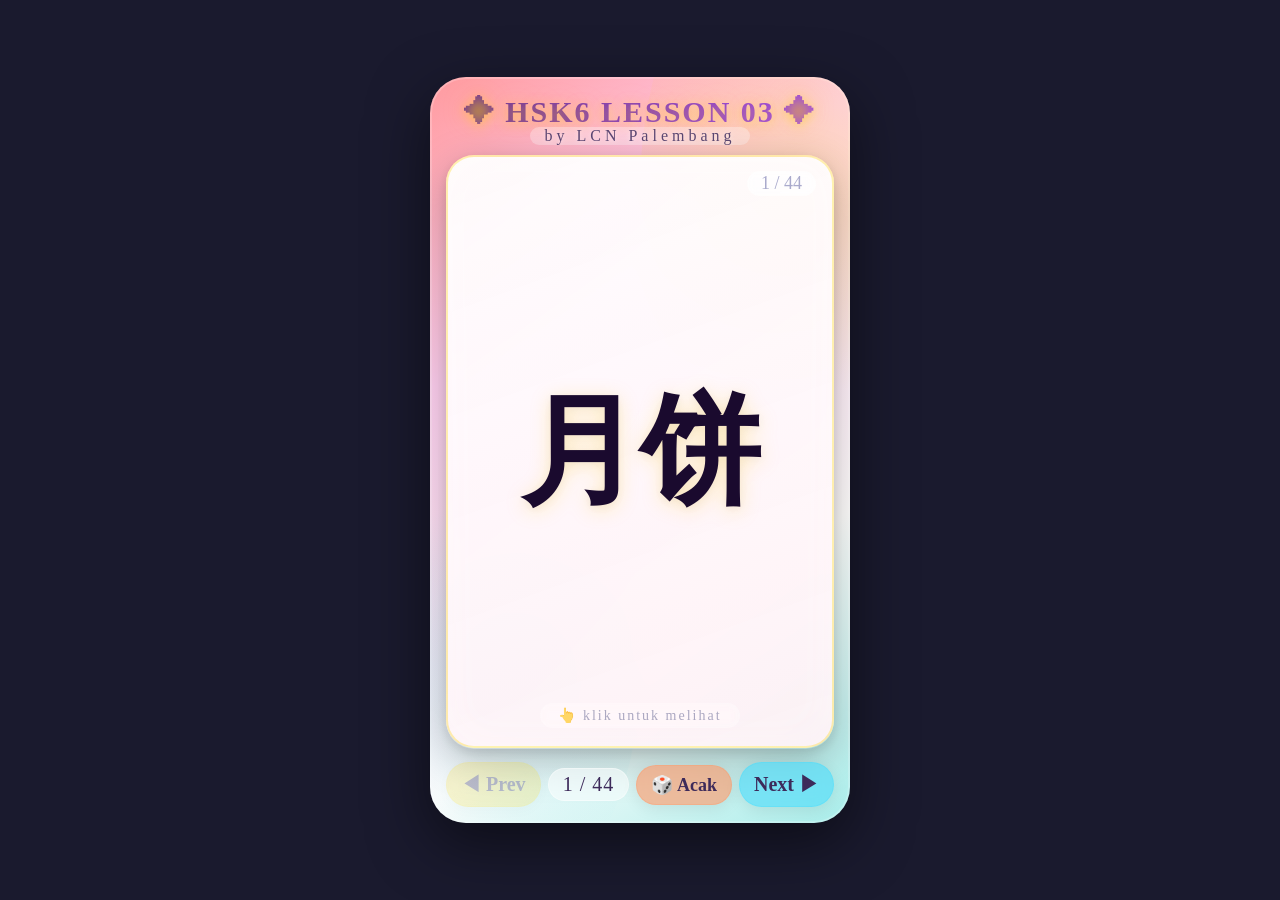
<file: data/wo3/KOSAKATA HSK6 BAB 03.html>
<!DOCTYPE html>
<html lang="zh-CN">
<head>
    <meta charset="UTF-8" />
    <meta name="viewport" content="width=device-width, initial-scale=1.0, maximum-scale=1.0, user-scalable=no" />
    <title>HSK6 LESSON 03 - 交互词汇卡</title>
    <style>
        /* ===== 全局重置 & 基础 ===== */
        *,
        *::before,
        *::after {
            margin: 0;
            padding: 0;
            box-sizing: border-box;
        }

        body {
            display: flex;
            justify-content: center;
            align-items: center;
            min-height: 100vh;
            background: #1a1a2e;
            font-family: 'SimSun', 'NSimSun', '宋体', serif;
            padding: 12px;
        }

        .phone-frame {
            position: relative;
            width: 100%;
            max-width: 420px;
            aspect-ratio: 9 / 16;
            background: linear-gradient(145deg, #ff9a9e 0%, #fecfef 30%, #fdfcfb 70%, #a8edea 100%);
            border-radius: 36px;
            box-shadow: 0 20px 60px rgba(0, 0, 0, 0.5), 0 0 0 2px rgba(255, 255, 255, 0.2) inset;
            padding: 18px 16px 16px 16px;
            display: flex;
            flex-direction: column;
            overflow: hidden;
            transition: background 0.6s ease;
        }

        .phone-frame::before {
            content: '';
            position: absolute;
            top: -20%;
            right: -20%;
            width: 70%;
            height: 70%;
            background: radial-gradient(circle, rgba(255, 215, 0, 0.25) 0%, transparent 70%);
            border-radius: 50%;
            pointer-events: none;
            z-index: 0;
        }
        .phone-frame::after {
            content: '';
            position: absolute;
            bottom: -10%;
            left: -10%;
            width: 60%;
            height: 60%;
            background: radial-gradient(circle, rgba(72, 219, 251, 0.20) 0%, transparent 70%);
            border-radius: 50%;
            pointer-events: none;
            z-index: 0;
        }

        .header {
            position: relative;
            z-index: 1;
            text-align: center;
            padding-bottom: 6px;
            flex-shrink: 0;
            user-select: none;
        }
        .header h1 {
            font-family: 'SimSun', 'NSimSun', '宋体', serif;
            font-size: clamp(18px, 4.2vw, 30px);
            font-weight: 700;
            color: #2d1b4e;
            text-shadow: 0 2px 12px rgba(255, 215, 0, 0.5), 0 0 30px rgba(255, 200, 0, 0.2);
            letter-spacing: 2px;
            background: linear-gradient(135deg, #6a3093, #a044ff);
            -webkit-background-clip: text;
            -webkit-text-fill-color: transparent;
            background-clip: text;
        }
        .header .sub {
            font-family: 'SimSun', 'NSimSun', '宋体', serif;
            font-size: clamp(10px, 2.2vw, 16px);
            color: #4a3a6a;
            letter-spacing: 4px;
            opacity: 0.9;
            font-weight: 400;
            margin-top: -2px;
            text-shadow: 0 1px 4px rgba(255, 255, 255, 0.6);
        }
        .header .sub span {
            display: inline-block;
            background: rgba(255, 255, 255, 0.35);
            padding: 0 14px;
            border-radius: 20px;
            backdrop-filter: blur(4px);
        }

        .card-wrapper {
            position: relative;
            z-index: 1;
            flex: 1;
            min-height: 0;
            perspective: 1200px;
            margin: 4px 0 8px 0;
            cursor: pointer;
        }

        .card-flipper {
            position: relative;
            width: 100%;
            height: 100%;
            transition: transform 0.65s cubic-bezier(0.23, 1, 0.32, 1);
            transform-style: preserve-3d;
            border-radius: 28px;
            box-shadow: 0 12px 40px rgba(0, 0, 0, 0.25), 0 4px 12px rgba(0, 0, 0, 0.1);
        }

        .card-flipper.flipped {
            transform: rotateY(180deg);
        }

        .card-face {
            position: absolute;
            top: 0;
            left: 0;
            width: 100%;
            height: 100%;
            backface-visibility: hidden;
            -webkit-backface-visibility: hidden;
            border-radius: 28px;
            display: flex;
            flex-direction: column;
            justify-content: center;
            align-items: center;
            padding: 24px 22px;
            overflow-y: auto;
            background: rgba(255, 255, 255, 0.92);
            backdrop-filter: blur(6px);
            border: 2px solid rgba(255, 255, 255, 0.6);
            box-shadow: inset 0 0 40px rgba(255, 255, 255, 0.3);
        }

        .card-front {
            background: linear-gradient(160deg, rgba(255, 255, 255, 0.95), rgba(255, 240, 245, 0.92));
            border: 2px solid rgba(255, 215, 0, 0.3);
        }
        .card-front .hanzi {
            font-family: 'SimSun', 'NSimSun', '宋体', serif;
            font-size: clamp(68px, 15vw, 120px);
            font-weight: 700;
            color: #1a0a2e;
            text-shadow: 0 4px 20px rgba(255, 200, 0, 0.25), 0 2px 8px rgba(0, 0, 0, 0.05);
            line-height: 1.2;
            text-align: center;
            word-break: break-word;
            transition: transform 0.3s ease;
        }
        .card-front .tap-hint {
            position: absolute;
            bottom: 18px;
            font-size: clamp(11px, 2vw, 14px);
            color: #8888aa;
            letter-spacing: 2px;
            opacity: 0.7;
            background: rgba(255, 255, 255, 0.5);
            padding: 4px 18px;
            border-radius: 30px;
            backdrop-filter: blur(4px);
            font-family: 'SimSun', 'NSimSun', '宋体', serif;
        }
        .card-front .index-badge {
            position: absolute;
            top: 14px;
            right: 16px;
            font-size: clamp(13px, 2.4vw, 18px);
            color: #aaaacc;
            font-weight: 300;
            background: rgba(255, 255, 255, 0.5);
            padding: 2px 14px;
            border-radius: 30px;
            backdrop-filter: blur(4px);
            font-family: 'SimSun', 'NSimSun', '宋体', serif;
        }

        .card-back {
            transform: rotateY(180deg);
            background: linear-gradient(160deg, #fefefe, #f5f0ff);
            border: 2px solid rgba(160, 120, 255, 0.25);
            justify-content: flex-start;
            padding-top: 20px;
            gap: 4px;
            overflow-y: auto;
        }
        .card-back::-webkit-scrollbar {
            width: 3px;
        }
        .card-back::-webkit-scrollbar-thumb {
            background: #c0b0d0;
            border-radius: 10px;
        }

        .card-back .back-pinyin {
            font-family: 'SimSun', 'NSimSun', '宋体', serif;
            font-size: clamp(22px, 5vw, 38px);
            color: #e85d75;
            font-weight: 600;
            letter-spacing: 2px;
            text-shadow: 0 1px 8px rgba(232, 93, 117, 0.15);
            margin-top: 4px;
        }
        .card-back .back-arti {
            font-family: 'SimSun', 'NSimSun', '宋体', serif;
            font-size: clamp(16px, 3.6vw, 28px);
            color: #2d1b4e;
            font-weight: 500;
            background: rgba(232, 93, 117, 0.08);
            padding: 4px 18px;
            border-radius: 30px;
            margin: 2px 0 8px 0;
            text-align: center;
        }

        .card-back .contoh-section {
            width: 100%;
            display: flex;
            flex-direction: column;
            align-items: center;
            gap: 2px;
            padding: 0 4px;
        }
        .card-back .contoh-label {
            font-family: 'SimSun', 'NSimSun', '宋体', serif;
            font-size: clamp(12px, 2.2vw, 16px);
            color: #8870aa;
            letter-spacing: 3px;
            font-weight: 400;
            opacity: 0.8;
        }
        .card-back .contoh-hanzi {
            font-family: 'SimSun', 'NSimSun', '宋体', serif;
            font-size: clamp(18px, 4vw, 32px);
            color: #1a0a2e;
            font-weight: 500;
            text-align: center;
            line-height: 1.5;
            padding: 4px 0;
            word-break: break-word;
        }
        .card-back .contoh-pinyin {
            font-family: 'SimSun', 'NSimSun', '宋体', serif;
            font-size: clamp(14px, 3vw, 22px);
            color: #e85d75;
            font-weight: 400;
            text-align: center;
            line-height: 1.5;
            opacity: 0.9;
            word-break: break-word;
        }
        .card-back .contoh-arti {
            font-family: 'SimSun', 'NSimSun', '宋体', serif;
            font-size: clamp(14px, 3vw, 22px);
            color: #4a3a6a;
            font-weight: 400;
            text-align: center;
            line-height: 1.5;
            background: rgba(160, 120, 255, 0.07);
            padding: 4px 16px;
            border-radius: 30px;
            margin-top: 2px;
            word-break: break-word;
        }

        .card-back .back-tap-hint {
            position: absolute;
            bottom: 14px;
            font-size: clamp(10px, 1.8vw, 13px);
            color: #aaaacc;
            letter-spacing: 1px;
            opacity: 0.6;
            background: rgba(255, 255, 255, 0.4);
            padding: 2px 16px;
            border-radius: 30px;
            font-family: 'SimSun', 'NSimSun', '宋体', serif;
        }

        .dot-deco {
            display: flex;
            gap: 6px;
            justify-content: center;
            margin: 2px 0 4px 0;
        }
        .dot-deco span {
            width: 6px;
            height: 6px;
            border-radius: 50%;
            background: #d0b0e0;
            opacity: 0.4;
        }
        .dot-deco span:nth-child(2) {
            background: #e85d75;
            opacity: 0.5;
        }
        .dot-deco span:nth-child(3) {
            background: #48dbfb;
            opacity: 0.4;
        }

        .card-back .content-wrap {
            width: 100%;
            display: flex;
            flex-direction: column;
            align-items: center;
            justify-content: center;
            flex: 1;
            gap: 2px;
            padding: 4px 0;
        }

        .highlight-word {
            color: #e85d75;
            font-weight: 700;
            text-shadow: 0 0 12px rgba(232, 93, 117, 0.15);
        }

        /* ===== 导航栏 ===== */
        .nav-bar {
            position: relative;
            z-index: 2;
            display: flex;
            align-items: center;
            justify-content: space-between;
            flex-shrink: 0;
            padding: 6px 0 0 0;
            gap: 4px;
            user-select: none;
        }

        .nav-btn {
            font-family: 'SimSun', 'NSimSun', '宋体', serif;
            background: rgba(255, 255, 255, 0.75);
            backdrop-filter: blur(8px);
            border: none;
            border-radius: 40px;
            padding: 8px 14px;
            font-size: clamp(13px, 2.8vw, 20px);
            font-weight: 600;
            color: #3d2a5a;
            cursor: pointer;
            transition: all 0.25s ease;
            box-shadow: 0 4px 16px rgba(0, 0, 0, 0.08);
            display: flex;
            align-items: center;
            gap: 2px;
            border: 1px solid rgba(255, 255, 255, 0.6);
            min-width: 44px;
            justify-content: center;
            white-space: nowrap;
        }
        .nav-btn:hover:not(:disabled) {
            transform: translateY(-2px) scale(1.03);
            box-shadow: 0 8px 28px rgba(0, 0, 0, 0.15);
            background: rgba(255, 255, 255, 0.95);
        }
        .nav-btn:active:not(:disabled) {
            transform: scale(0.94);
        }
        .nav-btn:disabled {
            opacity: 0.3;
            cursor: not-allowed;
            transform: none !important;
        }

        .nav-btn.prev-btn {
            background: rgba(255, 215, 0, 0.6);
            border-color: rgba(255, 215, 0, 0.3);
        }
        .nav-btn.prev-btn:hover:not(:disabled) {
            background: rgba(255, 215, 0, 0.85);
        }

        .nav-btn.next-btn {
            background: rgba(72, 219, 251, 0.6);
            border-color: rgba(72, 219, 251, 0.3);
        }
        .nav-btn.next-btn:hover:not(:disabled) {
            background: rgba(72, 219, 251, 0.85);
        }

        .nav-btn.random-btn {
            background: rgba(255, 150, 100, 0.6);
            border-color: rgba(255, 150, 100, 0.3);
            font-size: clamp(12px, 2.6vw, 18px);
        }
        .nav-btn.random-btn:hover:not(:disabled) {
            background: rgba(255, 150, 100, 0.85);
        }

        .nav-counter {
            font-family: 'SimSun', 'NSimSun', '宋体', serif;
            font-size: clamp(13px, 2.6vw, 20px);
            color: #3d2a5a;
            font-weight: 500;
            background: rgba(255, 255, 255, 0.5);
            backdrop-filter: blur(4px);
            padding: 4px 14px;
            border-radius: 40px;
            border: 1px solid rgba(255, 255, 255, 0.4);
            min-width: 50px;
            text-align: center;
            letter-spacing: 1px;
        }

        /* ===== 响应式 ===== */
        @media (max-width: 440px) {
            .phone-frame {
                border-radius: 24px;
                padding: 12px 10px 10px 10px;
            }
            .card-face {
                padding: 16px 12px;
                border-radius: 20px;
            }
            .card-flipper {
                border-radius: 20px;
            }
            .nav-btn {
                padding: 5px 10px;
                min-width: 36px;
                border-radius: 30px;
                font-size: clamp(11px, 2.4vw, 16px);
            }
            .nav-counter {
                min-width: 40px;
                padding: 2px 10px;
                font-size: clamp(10px, 2vw, 14px);
            }
        }

        @media (max-height: 700px) {
            .header h1 {
                font-size: clamp(14px, 3.6vw, 20px);
            }
            .header .sub {
                font-size: clamp(8px, 1.8vw, 12px);
            }
            .card-front .hanzi {
                font-size: clamp(48px, 12vw, 80px);
            }
            .card-back .back-pinyin {
                font-size: clamp(16px, 4vw, 26px);
            }
            .card-back .back-arti {
                font-size: clamp(12px, 3vw, 20px);
            }
            .card-back .contoh-hanzi {
                font-size: clamp(14px, 3.2vw, 22px);
            }
            .card-back .contoh-pinyin {
                font-size: clamp(11px, 2.4vw, 16px);
            }
            .card-back .contoh-arti {
                font-size: clamp(11px, 2.4vw, 16px);
            }
        }

        @media (max-height: 600px) {
            .card-front .hanzi {
                font-size: clamp(36px, 10vw, 60px);
            }
            .card-back .back-pinyin {
                font-size: clamp(14px, 3.2vw, 20px);
            }
            .card-back .back-arti {
                font-size: clamp(10px, 2.4vw, 16px);
            }
            .card-back .contoh-hanzi {
                font-size: clamp(12px, 2.6vw, 18px);
            }
            .card-back .contoh-pinyin {
                font-size: clamp(10px, 2vw, 14px);
            }
            .card-back .contoh-arti {
                font-size: clamp(10px, 2vw, 14px);
            }
            .header h1 {
                font-size: clamp(12px, 3vw, 16px);
            }
            .header .sub {
                font-size: clamp(7px, 1.4vw, 10px);
            }
        }

        .card-wrapper:active .card-front .hanzi {
            transform: scale(0.96);
        }
        .card-back {
            scrollbar-width: thin;
        }
    </style>
</head>
<body>

    <div class="phone-frame" id="app">

        <div class="header">
            <h1>✦ HSK6 LESSON 03 ✦</h1>
            <div class="sub"><span>by LCN Palembang</span></div>
        </div>

        <div class="card-wrapper" id="cardWrapper">
            <div class="card-flipper" id="cardFlipper">

                <div class="card-face card-front">
                    <div class="index-badge" id="frontIndex">1 / 44</div>
                    <div class="hanzi" id="hanziDisplay">月饼</div>
                    <div class="tap-hint">👆  klik untuk melihat</div>
                </div>

                <div class="card-face card-back" id="cardBack">
                    <div class="content-wrap">
                        <div class="back-pinyin" id="pinyinDisplay">yuè bǐnɡ</div>
                        <div class="back-arti" id="artiDisplay">kue bulan</div>
                        <div class="dot-deco">
                            <span></span><span></span><span></span>
                        </div>
                        <div class="contoh-section">
                            <div class="contoh-label">—  Contoh Kalimat  —</div>
                            <div class="contoh-hanzi" id="contohHanzi">中秋节的时候，我们吃月饼。</div>
                            <div class="contoh-pinyin" id="contohPinyin">Zhōngqiūjié de shíhou, wǒmen chī yuèbǐng.</div>
                            <div class="contoh-arti" id="contohArti">Pada saat Festival Pertengahan Musim Gugur, kami makan kue bulan.</div>
                        </div>
                    </div>
                    <div class="back-tap-hint">👆  klik untuk kembali</div>
                </div>

            </div>
        </div>

        <div class="nav-bar">
            <button class="nav-btn prev-btn" id="prevBtn" disabled>◀ Prev</button>
            <div class="nav-counter" id="navCounter">1 / 44</div>
            <button class="nav-btn random-btn" id="randomBtn">🎲 Acak</button>
            <button class="nav-btn next-btn" id="nextBtn">Next ▶</button>
        </div>

    </div>

    <script>
        // ============================================================
        //  DATA KOSAKATA HSK6 LESSON 03 (44 kata)
        // ============================================================
        const baseData = [{
            hanzi: '月饼',
            pinyin: 'yuè bǐnɡ',
            arti: 'kue bulan',
            contoh: '中秋节的时候，我们吃月饼。',
            contohPinyin: 'Zhōngqiūjié de shíhou, wǒmen chī yuèbǐng.',
            contohArti: 'Pada saat Festival Pertengahan Musim Gugur, kami makan kue bulan.'
        }, {
            hanzi: '清晨',
            pinyin: 'qīnɡ chén',
            arti: 'awal pagi',
            contoh: '清晨的阳光很温暖。',
            contohPinyin: 'Qīngchén de yángguāng hěn wēnnuǎn.',
            contohArti: 'Sinar matahari pagi sangat hangat.'
        }, {
            hanzi: '迎面',
            pinyin: 'yínɡ miàn',
            arti: 'head-on, tatap muka',
            contoh: '他迎面走来，向我打招呼。',
            contohPinyin: 'Tā yíngmiàn zǒu lái, xiàng wǒ dǎzhāohu.',
            contohArti: 'Dia berjalan ke arahku dan menyapaku.'
        }, {
            hanzi: '模样',
            pinyin: 'mú yànɡ',
            arti: 'penampilan, rupa',
            contoh: '她的模样很可爱。',
            contohPinyin: 'Tā de múyàng hěn kě\'ài.',
            contohArti: 'Penampilannya sangat manis.'
        }, {
            hanzi: '打量',
            pinyin: 'dǎ lianɡ',
            arti: 'mengamati, melihat keseluruhan',
            contoh: '他仔细打量了我一番。',
            contohPinyin: 'Tā zǐxì dǎliang le wǒ yī fān.',
            contohArti: 'Dia mengamati saya dengan saksama.'
        }, {
            hanzi: '番',
            pinyin: 'fān',
            arti: '(menunjukkan proses atau tindakan) macam, kali',
            contoh: '我们讨论了一番。',
            contohPinyin: 'Wǒmen tǎolùn le yī fān.',
            contohArti: 'Kami berdiskusi beberapa kali.'
        }, {
            hanzi: '搓',
            pinyin: 'cuō',
            arti: 'menggosok (tangan)',
            contoh: '天气很冷，他不停地搓手。',
            contohPinyin: 'Tiānqì hěn lěng, tā bùtíng de cuō shǒu.',
            contohArti: 'Cuaca sangat dingin, dia terus menggosok tangannya.'
        }, {
            hanzi: '迟疑',
            pinyin: 'chí yí',
            arti: 'ragu-ragu',
            contoh: '他迟疑了一会儿，然后回答了我的问题。',
            contohPinyin: 'Tā chíyí le yīhuìr, ránhòu huídá le wǒ de wèntí.',
            contohArti: 'Dia ragu-ragu sebentar, lalu menjawab pertanyaanku.'
        }, {
            hanzi: '拜托',
            pinyin: 'bài tuō',
            arti: 'meminta bantuan, meminta tolong',
            contoh: '拜托你帮我拿一下行李。',
            contohPinyin: 'Bàituō nǐ bāng wǒ ná yīxià xíngli.',
            contohArti: 'Tolong bantu saya ambilkan barang bawaan.'
        }, {
            hanzi: '饱经沧桑',
            pinyin: 'bǎo jīnɡ-cānɡ sānɡ',
            arti: 'kenyang dengan pengalaman hidup',
            contoh: '这位老人饱经沧桑，经历了许多风雨。',
            contohPinyin: 'Zhè wèi lǎorén bǎojīng-cāngsāng, jīnglì le xǔduō fēngyǔ.',
            contohArti: 'Orang tua ini kenyang dengan pengalaman hidup, telah melewati banyak suka duka.'
        }, {
            hanzi: '流露',
            pinyin: 'liú lù',
            arti: 'menunjukkan secara tidak sengaja (satu pikiran atau perasaan)',
            contoh: '他的眼神流露出喜悦。',
            contohPinyin: 'Tā de yǎnshén liúlù chū xǐyuè.',
            contohArti: 'Ekspresi matanya menunjukkan kegembiraan.'
        }, {
            hanzi: '朴实',
            pinyin: 'pǔ shí',
            arti: 'tulus, jujur, bersahaja',
            contoh: '他为人朴实善良。',
            contohPinyin: 'Tā wèirén pǔshí shànliáng.',
            contohArti: 'Dia orang yang tulus dan baik hati.'
        }, {
            hanzi: '过于',
            pinyin: 'ɡuò yú',
            arti: 'Terlalu, sangat',
            contoh: '你过于担心了。',
            contohPinyin: 'Nǐ guòyú dānxīn le.',
            contohArti: 'Kamu terlalu khawatir.'
        }, {
            hanzi: '操劳',
            pinyin: 'cāo láo',
            arti: 'bekerja keras',
            contoh: '父母为孩子操劳了一辈子。',
            contohPinyin: 'Fùmǔ wèi háizi cāoláo le yībèizi.',
            contohArti: 'Orang tua bekerja keras untuk anak-anak seumur hidup.'
        }, {
            hanzi: '胡须',
            pinyin: 'hú xū',
            arti: 'kumis, jenggot',
            contoh: '他留着一把胡须。',
            contohPinyin: 'Tā liú zhe yī bǎ húxū.',
            contohArti: 'Dia memelihara jenggot.'
        }, {
            hanzi: '起码',
            pinyin: 'qǐ mǎ',
            arti: 'minimal, setidaknya',
            contoh: '你起码应该道个歉。',
            contohPinyin: 'Nǐ qǐmǎ yīnggāi dào gè qiàn.',
            contohArti: 'Setidaknya kamu harus minta maaf.'
        }, {
            hanzi: '口音',
            pinyin: 'kǒu yīn',
            arti: 'aksen, logat',
            contoh: '他有很重的南方口音。',
            contohPinyin: 'Tā yǒu hěn zhòng de nánfāng kǒuyīn.',
            contohArti: 'Dia memiliki logat selatan yang kuat.'
        }, {
            hanzi: '乡镇',
            pinyin: 'xiānɡ zhèn',
            arti: 'kampung, pedesaan',
            contoh: '他来自一个美丽的乡镇。',
            contohPinyin: 'Tā láizì yīgè měilì de xiāngzhèn.',
            contohArti: 'Dia berasal dari sebuah desa yang indah.'
        }, {
            hanzi: '原先',
            pinyin: 'yuán xiān',
            arti: 'bekas, asli',
            contoh: '他原先是我的同事。',
            contohPinyin: 'Tā yuánxiān shì wǒ de tóngshì.',
            contohArti: 'Dulu dia adalah rekan kerjaku.'
        }, {
            hanzi: '裁缝',
            pinyin: 'cái fenɡ',
            arti: 'Penjahit',
            contoh: '我的衣服是裁缝做的。',
            contohPinyin: 'Wǒ de yīfu shì cáifeng zuò de.',
            contohArti: 'Bajuku dibuat oleh penjahit.'
        }, {
            hanzi: '港口',
            pinyin: 'ɡǎnɡ kǒu',
            arti: 'pelabuhan',
            contoh: '这艘船停靠在港口。',
            contohPinyin: 'Zhè sōu chuán tíngkào zài gǎngkǒu.',
            contohArti: 'Kapal ini berlabuh di pelabuhan.'
        }, {
            hanzi: '斯文',
            pinyin: 'sī wen',
            arti: 'berbudi luhur, sopan, lemah lembut',
            contoh: '他看起来非常斯文。',
            contohPinyin: 'Tā kàn qǐlái fēicháng sīwén.',
            contohArti: 'Dia terlihat sangat sopan dan lemah lembut.'
        }, {
            hanzi: '心眼儿',
            pinyin: 'xīn yǎnr',
            arti: 'niat, (mata) hati',
            contoh: '他心眼儿很好。',
            contohPinyin: 'Tā xīnyǎnr hěn hǎo.',
            contohArti: 'Dia memiliki hati yang baik.'
        }, {
            hanzi: '信誉',
            pinyin: 'xìn yù',
            arti: 'gengsi, reputasi, wibawa',
            contoh: '这家公司的信誉很好。',
            contohPinyin: 'Zhè jiā gōngsī de xìnyù hěn hǎo.',
            contohArti: 'Reputasi perusahaan ini sangat baik.'
        }, {
            hanzi: '欺骗',
            pinyin: 'qī piàn',
            arti: 'menipu',
            contoh: '他不应该欺骗别人。',
            contohPinyin: 'Tā bù yīnggāi qīpiàn biérén.',
            contohArti: 'Dia seharusnya tidak menipu orang lain.'
        }, {
            hanzi: '学位',
            pinyin: 'xué wèi',
            arti: 'gelar akademis',
            contoh: '他获得了博士学位。',
            contohPinyin: 'Tā huòdé le bóshì xuéwèi.',
            contohArti: 'Dia meraih gelar doktor.'
        }, {
            hanzi: '一流',
            pinyin: 'yì liú',
            arti: 'kelas utama, kelas satu',
            contoh: '这是一流的大学。',
            contohPinyin: 'Zhè shì yīliú de dàxué.',
            contohArti: 'Ini adalah universitas kelas satu.'
        }, {
            hanzi: '主管',
            pinyin: 'zhǔ ɡuǎn',
            arti: 'penanggung jawab, manajer',
            contoh: '他是部门主管。',
            contohPinyin: 'Tā shì bùmén zhǔguǎn.',
            contohArti: 'Dia adalah manajer departemen.'
        }, {
            hanzi: '助手',
            pinyin: 'zhù shǒu',
            arti: 'asisten',
            contoh: '他是教授的助手。',
            contohPinyin: 'Tā shì jiàoshòu de zhùshǒu.',
            contohArti: 'Dia adalah asisten profesor.'
        }, {
            hanzi: '骨干',
            pinyin: 'ɡǔ ɡàn',
            arti: 'tulang punggung, andalan',
            contoh: '他是公司的骨干力量。',
            contohPinyin: 'Tā shì gōngsī de gǔgàn lìliàng.',
            contohArti: 'Dia adalah tulang punggung perusahaan.'
        }, {
            hanzi: '小心翼翼',
            pinyin: 'xiǎo xīn-yì yì',
            arti: 'dengan sangat hati-hati',
            contoh: '他小心翼翼地端着那杯水。',
            contohPinyin: 'Tā xiǎoxīn-yìyì de duān zhe nà bēi shuǐ.',
            contohArti: 'Dia dengan sangat hati-hati membawa segelas air itu.'
        }, {
            hanzi: '喜悦',
            pinyin: 'xǐ yuè',
            arti: 'menyenangkan, menggembirakan',
            contoh: '他的脸上露出喜悦的笑容。',
            contohPinyin: 'Tā de liǎn shàng lùchū xǐyuè de xiàoróng.',
            contohArti: 'Di wajahnya terlihat senyum gembira.'
        }, {
            hanzi: '拨',
            pinyin: 'bō',
            arti: 'memanggil, menghubungi (telepon)',
            contoh: '我拨了他的电话。',
            contohPinyin: 'Wǒ bō le tā de diànhuà.',
            contohArti: 'Saya meneleponnya.'
        }, {
            hanzi: '仍旧',
            pinyin: 'rénɡ jiù',
            arti: 'Tetap saja, seperti biasa',
            contoh: '他仍旧没有改变主意。',
            contohPinyin: 'Tā réngjiù méiyǒu gǎibiàn zhǔyì.',
            contohArti: 'Dia tetap tidak berubah pikiran.'
        }, {
            hanzi: '隐约',
            pinyin: 'yǐn yuē',
            arti: 'sayup2, samar2',
            contoh: '远处隐约传来歌声。',
            contohPinyin: 'Yuǎnchù yǐnyuē chuánlái gēshēng.',
            contohArti: 'Dari kejauhan terdengar samar-samar suara nyanyian.'
        }, {
            hanzi: '浑身',
            pinyin: 'hún shēn',
            arti: 'di seluruh tubuh, dari kepala hingga tumit',
            contoh: '他浑身是汗。',
            contohPinyin: 'Tā húnshēn shì hàn.',
            contohArti: 'Seluruh tubuhnya berkeringat.'
        }, {
            hanzi: '馅儿',
            pinyin: 'xiànr',
            arti: 'mengisi, isian (bakpao, dll)',
            contoh: '这个包子馅儿很香。',
            contohPinyin: 'Zhège bāozi xiànr hěn xiāng.',
            contohArti: 'Isian bakpao ini sangat harum.'
        }, {
            hanzi: '灿烂',
            pinyin: 'càn làn',
            arti: 'megah, luar biasa, cemerlang',
            contoh: '阳光非常灿烂。',
            contohPinyin: 'Yángguāng fēicháng cànlàn.',
            contohArti: 'Sinar matahari sangat cemerlang.'
        }, {
            hanzi: '惦记',
            pinyin: 'diàn jì',
            arti: 'terus memikirkan, menjadi perhatian',
            contoh: '他一直在惦记着家里的情况。',
            contohPinyin: 'Tā yīzhí zài diànjì zhe jiāli de qíngkuàng.',
            contohArti: 'Dia terus memikirkan keadaan di rumah.'
        }, {
            hanzi: '丢人',
            pinyin: 'diū rén',
            arti: 'dipermalukan, kehilangan muka',
            contoh: '在大家面前犯错太丢人了。',
            contohPinyin: 'Zài dàjiā miànqián fàncuò tài diūrén le.',
            contohArti: 'Membuat kesalahan di depan umum sangat memalukan.'
        }, {
            hanzi: '炫耀',
            pinyin: 'xuàn yào',
            arti: 'memamerkan',
            contoh: '她喜欢炫耀自己的新衣服。',
            contohPinyin: 'Tā xǐhuān xuànyào zìjǐ de xīn yīfu.',
            contohArti: 'Dia suka memamerkan baju barunya.'
        }, {
            hanzi: '面子',
            pinyin: 'miàn zi',
            arti: 'muka, reputasi',
            contoh: '他爱面子，不愿意承认错误。',
            contohPinyin: 'Tā ài miànzi, bù yuànyì chéngrèn cuòwù.',
            contohArti: 'Dia menjaga reputasi, tidak mau mengakui kesalahan.'
        }, {
            hanzi: '辜负',
            pinyin: 'ɡū fù',
            arti: 'mengecewakan, menyia2kan, menghianati',
            contoh: '我不会辜负你的期望。',
            contohPinyin: 'Wǒ bù huì gūfù nǐ de qīwàng.',
            contohArti: 'Saya tidak akan mengecewakan harapanmu.'
        }, {
            hanzi: '期望',
            pinyin: 'qī wànɡ',
            arti: 'berharap, mengharapkan',
            contoh: '我期望能有一个好成绩。',
            contohPinyin: 'Wǒ qīwàng néng yǒu yīgè hǎo chéngjì.',
            contohArti: 'Saya berharap bisa mendapatkan nilai bagus.'
        }];

        // ============================================================
        //  STATE
        // ============================================================
        let currentData = [...baseData];
        let currentIndex = 0;
        const total = baseData.length;

        // DOM refs
        const cardFlipper = document.getElementById('cardFlipper');
        const cardWrapper = document.getElementById('cardWrapper');
        const hanziDisplay = document.getElementById('hanziDisplay');
        const frontIndex = document.getElementById('frontIndex');
        const pinyinDisplay = document.getElementById('pinyinDisplay');
        const artiDisplay = document.getElementById('artiDisplay');
        const contohHanzi = document.getElementById('contohHanzi');
        const contohPinyin = document.getElementById('contohPinyin');
        const contohArti = document.getElementById('contohArti');
        const navCounter = document.getElementById('navCounter');
        const prevBtn = document.getElementById('prevBtn');
        const nextBtn = document.getElementById('nextBtn');
        const randomBtn = document.getElementById('randomBtn');

        let isFlipped = false;

        // ============================================================
        //  RENDER
        // ============================================================
        function renderCard(index) {
            const data = currentData[index];
            if (!data) return;

            hanziDisplay.textContent = data.hanzi;
            frontIndex.textContent = `${index + 1} / ${total}`;

            pinyinDisplay.textContent = data.pinyin;
            artiDisplay.textContent = data.arti;

            // Highlight target
            const target = data.hanzi;
            let contohHtml = data.contoh;
            if (target.length === 1) {
                const regex = new RegExp(target, 'g');
                contohHtml = contohHtml.replace(regex, `<span class="highlight-word">${target}</span>`);
            } else {
                const regex = new RegExp(target, 'g');
                contohHtml = contohHtml.replace(regex, `<span class="highlight-word">${target}</span>`);
            }
            contohHanzi.innerHTML = contohHtml;

            contohPinyin.textContent = data.contohPinyin;
            contohArti.textContent = data.contohArti;

            navCounter.textContent = `${index + 1} / ${total}`;
            prevBtn.disabled = (index === 0);
            nextBtn.disabled = (index === total - 1);

            if (isFlipped) {
                cardFlipper.classList.remove('flipped');
                isFlipped = false;
            }
        }

        function goTo(index) {
            if (index < 0 || index >= total) return;
            currentIndex = index;
            renderCard(currentIndex);
        }

        function nextCard() {
            if (currentIndex < total - 1) goTo(currentIndex + 1);
        }

        function prevCard() {
            if (currentIndex > 0) goTo(currentIndex - 1);
        }

        // ============================================================
        //  SHUFFLE
        // ============================================================
        function shuffleArray(arr) {
            for (let i = arr.length - 1; i > 0; i--) {
                const j = Math.floor(Math.random() * (i + 1));
                [arr[i], arr[j]] = [arr[j], arr[i]];
            }
            return arr;
        }

        function shuffleCards() {
            shuffleArray(currentData);
            currentIndex = 0;
            renderCard(0);
        }

        // ============================================================
        //  FLIP
        // ============================================================
        function toggleFlip(e) {
            if (e.target.closest('.nav-btn') || e.target.closest('.nav-bar')) return;
            cardFlipper.classList.toggle('flipped');
            isFlipped = !isFlipped;
        }

        // ============================================================
        //  KEYBOARD
        // ============================================================
        function handleKeydown(e) {
            if (e.key === 'ArrowRight') { e.preventDefault();
                nextCard(); }
            if (e.key === 'ArrowLeft') { e.preventDefault();
                prevCard(); }
            if (e.key === ' ' || e.key === 'Enter') { e.preventDefault();
                toggleFlip(e); }
        }

        // ============================================================
        //  INIT
        // ============================================================
        cardWrapper.addEventListener('click', toggleFlip);
        prevBtn.addEventListener('click', (e) => { e.stopPropagation();
            prevCard(); });
        nextBtn.addEventListener('click', (e) => { e.stopPropagation();
            nextCard(); });
        randomBtn.addEventListener('click', (e) => {
            e.stopPropagation();
            shuffleCards();
        });
        document.addEventListener('keydown', handleKeydown);

        renderCard(0);

        // ============================================================
        //  SWIPE
        // ============================================================
        let touchStartX = 0;
        let touchStartY = 0;
        const wrapper = document.querySelector('.phone-frame');

        wrapper.addEventListener('touchstart', (e) => {
            const touch = e.touches[0];
            touchStartX = touch.clientX;
            touchStartY = touch.clientY;
        }, { passive: true });

        wrapper.addEventListener('touchend', (e) => {
            if (touchStartX === 0) return;
            const touchEnd = e.changedTouches[0];
            const deltaX = touchEnd.clientX - touchStartX;
            const deltaY = touchEnd.clientY - touchStartY;
            if (Math.abs(deltaX) > Math.abs(deltaY) && Math.abs(deltaX) > 40) {
                if (deltaX < 0) nextCard();
                else prevCard();
            }
            touchStartX = 0;
            touchStartY = 0;
        }, { passive: true });

        console.log(`✅ HSK6 LESSON 03 — ${total} kosakata siap!`);
        console.log('🎲 Tombol "Acak" untuk mengubah urutan.');
    </script>

</body>
</html>
</file>
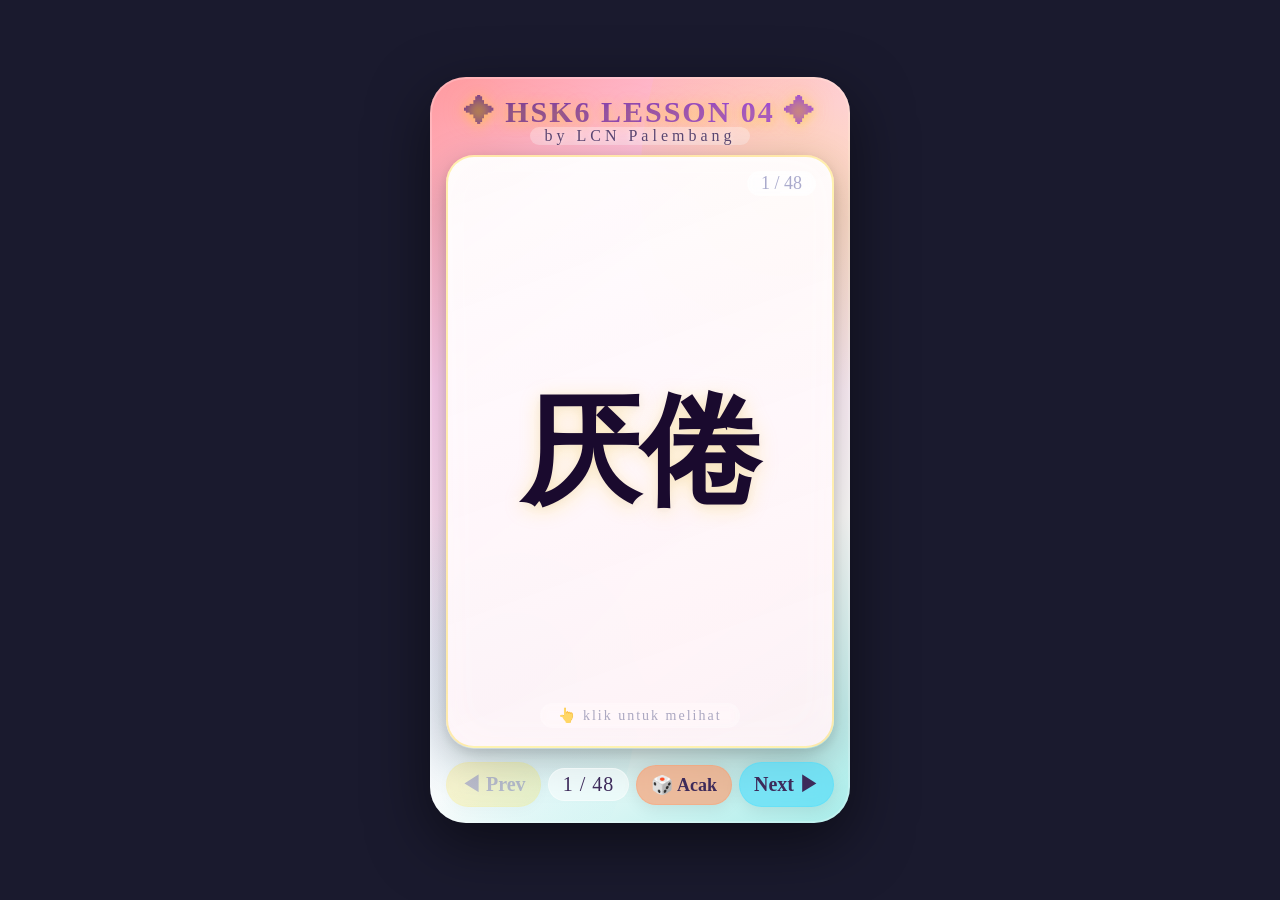
<file: data/wo4/KOSAKATA HSK6 BAB 04.html>
<!DOCTYPE html>
<html lang="zh-CN">
<head>
    <meta charset="UTF-8" />
    <meta name="viewport" content="width=device-width, initial-scale=1.0, maximum-scale=1.0, user-scalable=no" />
    <title>HSK6 LESSON 04 - 交互词汇卡</title>
    <style>
        /* ===== 全局重置 & 基础 ===== */
        *,
        *::before,
        *::after {
            margin: 0;
            padding: 0;
            box-sizing: border-box;
        }

        body {
            display: flex;
            justify-content: center;
            align-items: center;
            min-height: 100vh;
            background: #1a1a2e;
            font-family: 'SimSun', 'NSimSun', '宋体', serif;
            padding: 12px;
        }

        .phone-frame {
            position: relative;
            width: 100%;
            max-width: 420px;
            aspect-ratio: 9 / 16;
            background: linear-gradient(145deg, #ff9a9e 0%, #fecfef 30%, #fdfcfb 70%, #a8edea 100%);
            border-radius: 36px;
            box-shadow: 0 20px 60px rgba(0, 0, 0, 0.5), 0 0 0 2px rgba(255, 255, 255, 0.2) inset;
            padding: 18px 16px 16px 16px;
            display: flex;
            flex-direction: column;
            overflow: hidden;
            transition: background 0.6s ease;
        }

        .phone-frame::before {
            content: '';
            position: absolute;
            top: -20%;
            right: -20%;
            width: 70%;
            height: 70%;
            background: radial-gradient(circle, rgba(255, 215, 0, 0.25) 0%, transparent 70%);
            border-radius: 50%;
            pointer-events: none;
            z-index: 0;
        }
        .phone-frame::after {
            content: '';
            position: absolute;
            bottom: -10%;
            left: -10%;
            width: 60%;
            height: 60%;
            background: radial-gradient(circle, rgba(72, 219, 251, 0.20) 0%, transparent 70%);
            border-radius: 50%;
            pointer-events: none;
            z-index: 0;
        }

        .header {
            position: relative;
            z-index: 1;
            text-align: center;
            padding-bottom: 6px;
            flex-shrink: 0;
            user-select: none;
        }
        .header h1 {
            font-family: 'SimSun', 'NSimSun', '宋体', serif;
            font-size: clamp(18px, 4.2vw, 30px);
            font-weight: 700;
            color: #2d1b4e;
            text-shadow: 0 2px 12px rgba(255, 215, 0, 0.5), 0 0 30px rgba(255, 200, 0, 0.2);
            letter-spacing: 2px;
            background: linear-gradient(135deg, #6a3093, #a044ff);
            -webkit-background-clip: text;
            -webkit-text-fill-color: transparent;
            background-clip: text;
        }
        .header .sub {
            font-family: 'SimSun', 'NSimSun', '宋体', serif;
            font-size: clamp(10px, 2.2vw, 16px);
            color: #4a3a6a;
            letter-spacing: 4px;
            opacity: 0.9;
            font-weight: 400;
            margin-top: -2px;
            text-shadow: 0 1px 4px rgba(255, 255, 255, 0.6);
        }
        .header .sub span {
            display: inline-block;
            background: rgba(255, 255, 255, 0.35);
            padding: 0 14px;
            border-radius: 20px;
            backdrop-filter: blur(4px);
        }

        .card-wrapper {
            position: relative;
            z-index: 1;
            flex: 1;
            min-height: 0;
            perspective: 1200px;
            margin: 4px 0 8px 0;
            cursor: pointer;
        }

        .card-flipper {
            position: relative;
            width: 100%;
            height: 100%;
            transition: transform 0.65s cubic-bezier(0.23, 1, 0.32, 1);
            transform-style: preserve-3d;
            border-radius: 28px;
            box-shadow: 0 12px 40px rgba(0, 0, 0, 0.25), 0 4px 12px rgba(0, 0, 0, 0.1);
        }

        .card-flipper.flipped {
            transform: rotateY(180deg);
        }

        .card-face {
            position: absolute;
            top: 0;
            left: 0;
            width: 100%;
            height: 100%;
            backface-visibility: hidden;
            -webkit-backface-visibility: hidden;
            border-radius: 28px;
            display: flex;
            flex-direction: column;
            justify-content: center;
            align-items: center;
            padding: 24px 22px;
            overflow-y: auto;
            background: rgba(255, 255, 255, 0.92);
            backdrop-filter: blur(6px);
            border: 2px solid rgba(255, 255, 255, 0.6);
            box-shadow: inset 0 0 40px rgba(255, 255, 255, 0.3);
        }

        .card-front {
            background: linear-gradient(160deg, rgba(255, 255, 255, 0.95), rgba(255, 240, 245, 0.92));
            border: 2px solid rgba(255, 215, 0, 0.3);
        }
        .card-front .hanzi {
            font-family: 'SimSun', 'NSimSun', '宋体', serif;
            font-size: clamp(68px, 15vw, 120px);
            font-weight: 700;
            color: #1a0a2e;
            text-shadow: 0 4px 20px rgba(255, 200, 0, 0.25), 0 2px 8px rgba(0, 0, 0, 0.05);
            line-height: 1.2;
            text-align: center;
            word-break: break-word;
            transition: transform 0.3s ease;
        }
        .card-front .tap-hint {
            position: absolute;
            bottom: 18px;
            font-size: clamp(11px, 2vw, 14px);
            color: #8888aa;
            letter-spacing: 2px;
            opacity: 0.7;
            background: rgba(255, 255, 255, 0.5);
            padding: 4px 18px;
            border-radius: 30px;
            backdrop-filter: blur(4px);
            font-family: 'SimSun', 'NSimSun', '宋体', serif;
        }
        .card-front .index-badge {
            position: absolute;
            top: 14px;
            right: 16px;
            font-size: clamp(13px, 2.4vw, 18px);
            color: #aaaacc;
            font-weight: 300;
            background: rgba(255, 255, 255, 0.5);
            padding: 2px 14px;
            border-radius: 30px;
            backdrop-filter: blur(4px);
            font-family: 'SimSun', 'NSimSun', '宋体', serif;
        }

        .card-back {
            transform: rotateY(180deg);
            background: linear-gradient(160deg, #fefefe, #f5f0ff);
            border: 2px solid rgba(160, 120, 255, 0.25);
            justify-content: flex-start;
            padding-top: 20px;
            gap: 4px;
            overflow-y: auto;
        }
        .card-back::-webkit-scrollbar {
            width: 3px;
        }
        .card-back::-webkit-scrollbar-thumb {
            background: #c0b0d0;
            border-radius: 10px;
        }

        .card-back .back-pinyin {
            font-family: 'SimSun', 'NSimSun', '宋体', serif;
            font-size: clamp(22px, 5vw, 38px);
            color: #e85d75;
            font-weight: 600;
            letter-spacing: 2px;
            text-shadow: 0 1px 8px rgba(232, 93, 117, 0.15);
            margin-top: 4px;
        }
        .card-back .back-arti {
            font-family: 'SimSun', 'NSimSun', '宋体', serif;
            font-size: clamp(16px, 3.6vw, 28px);
            color: #2d1b4e;
            font-weight: 500;
            background: rgba(232, 93, 117, 0.08);
            padding: 4px 18px;
            border-radius: 30px;
            margin: 2px 0 8px 0;
            text-align: center;
        }

        .card-back .contoh-section {
            width: 100%;
            display: flex;
            flex-direction: column;
            align-items: center;
            gap: 2px;
            padding: 0 4px;
        }
        .card-back .contoh-label {
            font-family: 'SimSun', 'NSimSun', '宋体', serif;
            font-size: clamp(12px, 2.2vw, 16px);
            color: #8870aa;
            letter-spacing: 3px;
            font-weight: 400;
            opacity: 0.8;
        }
        .card-back .contoh-hanzi {
            font-family: 'SimSun', 'NSimSun', '宋体', serif;
            font-size: clamp(18px, 4vw, 32px);
            color: #1a0a2e;
            font-weight: 500;
            text-align: center;
            line-height: 1.5;
            padding: 4px 0;
            word-break: break-word;
        }
        .card-back .contoh-pinyin {
            font-family: 'SimSun', 'NSimSun', '宋体', serif;
            font-size: clamp(14px, 3vw, 22px);
            color: #e85d75;
            font-weight: 400;
            text-align: center;
            line-height: 1.5;
            opacity: 0.9;
            word-break: break-word;
        }
        .card-back .contoh-arti {
            font-family: 'SimSun', 'NSimSun', '宋体', serif;
            font-size: clamp(14px, 3vw, 22px);
            color: #4a3a6a;
            font-weight: 400;
            text-align: center;
            line-height: 1.5;
            background: rgba(160, 120, 255, 0.07);
            padding: 4px 16px;
            border-radius: 30px;
            margin-top: 2px;
            word-break: break-word;
        }

        .card-back .back-tap-hint {
            position: absolute;
            bottom: 14px;
            font-size: clamp(10px, 1.8vw, 13px);
            color: #aaaacc;
            letter-spacing: 1px;
            opacity: 0.6;
            background: rgba(255, 255, 255, 0.4);
            padding: 2px 16px;
            border-radius: 30px;
            font-family: 'SimSun', 'NSimSun', '宋体', serif;
        }

        .dot-deco {
            display: flex;
            gap: 6px;
            justify-content: center;
            margin: 2px 0 4px 0;
        }
        .dot-deco span {
            width: 6px;
            height: 6px;
            border-radius: 50%;
            background: #d0b0e0;
            opacity: 0.4;
        }
        .dot-deco span:nth-child(2) {
            background: #e85d75;
            opacity: 0.5;
        }
        .dot-deco span:nth-child(3) {
            background: #48dbfb;
            opacity: 0.4;
        }

        .card-back .content-wrap {
            width: 100%;
            display: flex;
            flex-direction: column;
            align-items: center;
            justify-content: center;
            flex: 1;
            gap: 2px;
            padding: 4px 0;
        }

        .highlight-word {
            color: #e85d75;
            font-weight: 700;
            text-shadow: 0 0 12px rgba(232, 93, 117, 0.15);
        }

        /* ===== 导航栏 ===== */
        .nav-bar {
            position: relative;
            z-index: 2;
            display: flex;
            align-items: center;
            justify-content: space-between;
            flex-shrink: 0;
            padding: 6px 0 0 0;
            gap: 4px;
            user-select: none;
        }

        .nav-btn {
            font-family: 'SimSun', 'NSimSun', '宋体', serif;
            background: rgba(255, 255, 255, 0.75);
            backdrop-filter: blur(8px);
            border: none;
            border-radius: 40px;
            padding: 8px 14px;
            font-size: clamp(13px, 2.8vw, 20px);
            font-weight: 600;
            color: #3d2a5a;
            cursor: pointer;
            transition: all 0.25s ease;
            box-shadow: 0 4px 16px rgba(0, 0, 0, 0.08);
            display: flex;
            align-items: center;
            gap: 2px;
            border: 1px solid rgba(255, 255, 255, 0.6);
            min-width: 44px;
            justify-content: center;
            white-space: nowrap;
        }
        .nav-btn:hover:not(:disabled) {
            transform: translateY(-2px) scale(1.03);
            box-shadow: 0 8px 28px rgba(0, 0, 0, 0.15);
            background: rgba(255, 255, 255, 0.95);
        }
        .nav-btn:active:not(:disabled) {
            transform: scale(0.94);
        }
        .nav-btn:disabled {
            opacity: 0.3;
            cursor: not-allowed;
            transform: none !important;
        }

        .nav-btn.prev-btn {
            background: rgba(255, 215, 0, 0.6);
            border-color: rgba(255, 215, 0, 0.3);
        }
        .nav-btn.prev-btn:hover:not(:disabled) {
            background: rgba(255, 215, 0, 0.85);
        }

        .nav-btn.next-btn {
            background: rgba(72, 219, 251, 0.6);
            border-color: rgba(72, 219, 251, 0.3);
        }
        .nav-btn.next-btn:hover:not(:disabled) {
            background: rgba(72, 219, 251, 0.85);
        }

        .nav-btn.random-btn {
            background: rgba(255, 150, 100, 0.6);
            border-color: rgba(255, 150, 100, 0.3);
            font-size: clamp(12px, 2.6vw, 18px);
        }
        .nav-btn.random-btn:hover:not(:disabled) {
            background: rgba(255, 150, 100, 0.85);
        }

        .nav-counter {
            font-family: 'SimSun', 'NSimSun', '宋体', serif;
            font-size: clamp(13px, 2.6vw, 20px);
            color: #3d2a5a;
            font-weight: 500;
            background: rgba(255, 255, 255, 0.5);
            backdrop-filter: blur(4px);
            padding: 4px 14px;
            border-radius: 40px;
            border: 1px solid rgba(255, 255, 255, 0.4);
            min-width: 50px;
            text-align: center;
            letter-spacing: 1px;
        }

        /* ===== 响应式 ===== */
        @media (max-width: 440px) {
            .phone-frame {
                border-radius: 24px;
                padding: 12px 10px 10px 10px;
            }
            .card-face {
                padding: 16px 12px;
                border-radius: 20px;
            }
            .card-flipper {
                border-radius: 20px;
            }
            .nav-btn {
                padding: 5px 10px;
                min-width: 36px;
                border-radius: 30px;
                font-size: clamp(11px, 2.4vw, 16px);
            }
            .nav-counter {
                min-width: 40px;
                padding: 2px 10px;
                font-size: clamp(10px, 2vw, 14px);
            }
        }

        @media (max-height: 700px) {
            .header h1 {
                font-size: clamp(14px, 3.6vw, 20px);
            }
            .header .sub {
                font-size: clamp(8px, 1.8vw, 12px);
            }
            .card-front .hanzi {
                font-size: clamp(48px, 12vw, 80px);
            }
            .card-back .back-pinyin {
                font-size: clamp(16px, 4vw, 26px);
            }
            .card-back .back-arti {
                font-size: clamp(12px, 3vw, 20px);
            }
            .card-back .contoh-hanzi {
                font-size: clamp(14px, 3.2vw, 22px);
            }
            .card-back .contoh-pinyin {
                font-size: clamp(11px, 2.4vw, 16px);
            }
            .card-back .contoh-arti {
                font-size: clamp(11px, 2.4vw, 16px);
            }
        }

        @media (max-height: 600px) {
            .card-front .hanzi {
                font-size: clamp(36px, 10vw, 60px);
            }
            .card-back .back-pinyin {
                font-size: clamp(14px, 3.2vw, 20px);
            }
            .card-back .back-arti {
                font-size: clamp(10px, 2.4vw, 16px);
            }
            .card-back .contoh-hanzi {
                font-size: clamp(12px, 2.6vw, 18px);
            }
            .card-back .contoh-pinyin {
                font-size: clamp(10px, 2vw, 14px);
            }
            .card-back .contoh-arti {
                font-size: clamp(10px, 2vw, 14px);
            }
            .header h1 {
                font-size: clamp(12px, 3vw, 16px);
            }
            .header .sub {
                font-size: clamp(7px, 1.4vw, 10px);
            }
        }

        .card-wrapper:active .card-front .hanzi {
            transform: scale(0.96);
        }
        .card-back {
            scrollbar-width: thin;
        }
    </style>
</head>
<body>

    <div class="phone-frame" id="app">

        <div class="header">
            <h1>✦ HSK6 LESSON 04 ✦</h1>
            <div class="sub"><span>by LCN Palembang</span></div>
        </div>

        <div class="card-wrapper" id="cardWrapper">
            <div class="card-flipper" id="cardFlipper">

                <div class="card-face card-front">
                    <div class="index-badge" id="frontIndex">1 / 48</div>
                    <div class="hanzi" id="hanziDisplay">厌倦</div>
                    <div class="tap-hint">👆  klik untuk melihat</div>
                </div>

                <div class="card-face card-back" id="cardBack">
                    <div class="content-wrap">
                        <div class="back-pinyin" id="pinyinDisplay">yàn juàn</div>
                        <div class="back-arti" id="artiDisplay">lelah， letih, penat</div>
                        <div class="dot-deco">
                            <span></span><span></span><span></span>
                        </div>
                        <div class="contoh-section">
                            <div class="contoh-label">—  Contoh Kalimat  —</div>
                            <div class="contoh-hanzi" id="contohHanzi">他对这份工作已经厌倦了。</div>
                            <div class="contoh-pinyin" id="contohPinyin">Tā duì zhè fèn gōngzuò yǐjīng yànjuàn le.</div>
                            <div class="contoh-arti" id="contohArti">Dia sudah lelah dengan pekerjaan ini.</div>
                        </div>
                    </div>
                    <div class="back-tap-hint">👆  klik untuk kembali</div>
                </div>

            </div>
        </div>

        <div class="nav-bar">
            <button class="nav-btn prev-btn" id="prevBtn" disabled>◀ Prev</button>
            <div class="nav-counter" id="navCounter">1 / 48</div>
            <button class="nav-btn random-btn" id="randomBtn">🎲 Acak</button>
            <button class="nav-btn next-btn" id="nextBtn">Next ▶</button>
        </div>

    </div>

    <script>
        // ============================================================
        //  DATA KOSAKATA HSK6 LESSON 04 (48 kata)
        // ============================================================
        const baseData = [{
            hanzi: '厌倦',
            pinyin: 'yàn juàn',
            arti: 'lelah， letih, penat',
            contoh: '他对这份工作已经厌倦了。',
            contohPinyin: 'Tā duì zhè fèn gōngzuò yǐjīng yànjuàn le.',
            contohArti: 'Dia sudah lelah dengan pekerjaan ini.'
        }, {
            hanzi: '厌恶',
            pinyin: 'yàn wù',
            arti: 'membenci, menjijikkan',
            contoh: '我非常厌恶他的行为。',
            contohPinyin: 'Wǒ fēicháng yànwù tā de xíngwéi.',
            contohArti: 'Saya sangat membenci perilakunya.'
        }, {
            hanzi: '倘若',
            pinyin: 'tǎng ruò',
            arti: 'Jika, seandainya',
            contoh: '倘若明天下雨，我们就不去了。',
            contohPinyin: 'Tǎngruò míngtiān xiàyǔ, wǒmen jiù bù qù le.',
            contohArti: 'Jika besok hujan, kami tidak jadi pergi.'
        }, {
            hanzi: '发觉',
            pinyin: 'fā jué',
            arti: 'menemukan, menyadari',
            contoh: '我突然发觉自己错了。',
            contohPinyin: 'Wǒ tūrán fājué zìjǐ cuò le.',
            contohArti: 'Saya tiba-tiba menyadari bahwa saya salah.'
        }, {
            hanzi: '承诺',
            pinyin: 'chéng nuò',
            arti: 'berjanji',
            contoh: '他承诺会帮助我们。',
            contohPinyin: 'Tā chéngnuò huì bāngzhù wǒmen.',
            contohArti: 'Dia berjanji akan membantu kami.'
        }, {
            hanzi: '草率',
            pinyin: 'cǎo shuài',
            arti: 'ceroboh, gegabah',
            contoh: '做决定不能太草率。',
            contohPinyin: 'Zuò juédìng bùnéng tài cǎoshuài.',
            contohArti: 'Membuat keputusan tidak boleh terlalu gegabah.'
        }, {
            hanzi: '对抗',
            pinyin: 'duì kànɡ',
            arti: 'melawan, menentang',
            contoh: '他们勇敢地对抗敌人。',
            contohPinyin: 'Tāmen yǒnggǎn de duìkàng dírén.',
            contohArti: 'Mereka dengan berani melawan musuh.'
        }, {
            hanzi: '尝试',
            pinyin: 'chánɡ shì',
            arti: 'mencoba',
            contoh: '我想尝试一下这个新方法。',
            contohPinyin: 'Wǒ xiǎng chángshì yīxià zhège xīn fāngfǎ.',
            contohArti: 'Saya ingin mencoba metode baru ini.'
        }, {
            hanzi: '盲目',
            pinyin: 'mánɡ mù',
            arti: 'buta, tanpa tujuan',
            contoh: '不要盲目跟从别人的意见。',
            contohPinyin: 'Bùyào mángmù gēncóng biérén de yìjiàn.',
            contohArti: 'Jangan mengikuti pendapat orang lain secara buta.'
        }, {
            hanzi: '乘',
            pinyin: 'chéng',
            arti: 'Memanfaatkan, mengambil peluang/kesempatan',
            contoh: '他乘这个机会离开了。',
            contohPinyin: 'Tā chéng zhège jīhuì líkāi le.',
            contohArti: 'Dia memanfaatkan kesempatan ini untuk pergi.'
        }, {
            hanzi: '喘气',
            pinyin: 'chuǎn qì',
            arti: 'bernapas dalam-dalam, terengah-engah',
            contoh: '他跑得上气不接下气地喘气。',
            contohPinyin: 'Tā pǎo de shàngqì-bùjiēxiàqì de chuǎnqì.',
            contohArti: 'Dia berlari sampai terengah-engah.'
        }, {
            hanzi: '饶恕',
            pinyin: 'ráo shù',
            arti: 'memaafkan, mengampuni',
            contoh: '请你饶恕我的过错。',
            contohPinyin: 'Qǐng nǐ ráoshù wǒ de guòcuò.',
            contohArti: 'Tolong maafkan kesalahan saya.'
        }, {
            hanzi: '强迫',
            pinyin: 'qiǎnɡ pò',
            arti: 'memaksa, mendesak',
            contoh: '他不应该强迫别人做不喜欢的事。',
            contohPinyin: 'Tā bù yīnggāi qiǎngpò biérén zuò bù xǐhuān de shì.',
            contohArti: 'Dia seharusnya tidak memaksa orang lain melakukan hal yang tidak disukai.'
        }, {
            hanzi: '实施',
            pinyin: 'shí shī',
            arti: 'melaksanakan, menerapkan',
            contoh: '这个计划已经开始实施了。',
            contohPinyin: 'Zhège jìhuà yǐjīng kāishǐ shíshī le.',
            contohArti: 'Rencana ini sudah mulai dilaksanakan.'
        }, {
            hanzi: '不料',
            pinyin: 'bú liào',
            arti: 'Tanpa diduga, sangat mengejutkan',
            contoh: '不料他突然来了。',
            contohPinyin: 'Bùliào tā tūrán lái le.',
            contohArti: 'Tanpa diduga dia tiba-tiba datang.'
        }, {
            hanzi: '猛烈',
            pinyin: 'měng liè',
            arti: 'sengit, kejam, dahsyat',
            contoh: '暴风雨来得很猛烈。',
            contohPinyin: 'Bàofēngyǔ lái de hěn měngliè.',
            contohArti: 'Badai datang dengan sangat dahsyat.'
        }, {
            hanzi: '子弹',
            pinyin: 'zǐ dàn',
            arti: 'peluru',
            contoh: '子弹飞过他的头顶。',
            contohPinyin: 'Zǐdàn fēi guò tā de tóudǐng.',
            contohArti: 'Peluru melesat melewati atas kepalanya.'
        }, {
            hanzi: '蔑视',
            pinyin: 'miè shì',
            arti: 'memandang rendah, meremehkan',
            contoh: '他蔑视那些不诚实的人。',
            contohPinyin: 'Tā mièshì nàxiē bù chéngshí de rén.',
            contohArti: 'Dia memandang rendah orang-orang yang tidak jujur.'
        }, {
            hanzi: '眼光',
            pinyin: 'yǎn ɡuānɡ',
            arti: 'pandangan',
            contoh: '他的眼光很独到。',
            contohPinyin: 'Tā de yǎnguāng hěn dúdào.',
            contohArti: 'Pandangannya sangat tajam.'
        }, {
            hanzi: '盯',
            pinyin: 'dīnɡ',
            arti: 'menatap',
            contoh: '他一直盯着我看。',
            contohPinyin: 'Tā yīzhí dīng zhe wǒ kàn.',
            contohArti: 'Dia terus menatap saya.'
        }, {
            hanzi: '愤怒',
            pinyin: 'fèn nù',
            arti: 'geram, murka',
            contoh: '他对这个结果感到愤怒。',
            contohPinyin: 'Tā duì zhège jiéguǒ gǎndào fènnù.',
            contohArti: 'Dia merasa marah dengan hasil ini.'
        }, {
            hanzi: '愚蠢',
            pinyin: 'yú chǔn',
            arti: 'bodoh, tolol',
            contoh: '这个决定太愚蠢了。',
            contohPinyin: 'Zhège juédìng tài yúchǔn le.',
            contohArti: 'Keputusan ini terlalu bodoh.'
        }, {
            hanzi: '家伙',
            pinyin: 'jiā huo',
            arti: 'utk menunjuk orang yg kurang dihormati',
            contoh: '那个家伙又在撒谎。',
            contohPinyin: 'Nàge jiāhuo yòu zài sāhuǎng.',
            contohArti: 'Orang itu lagi-lagi berbohong.'
        }, {
            hanzi: '可恶',
            pinyin: 'kě wù',
            arti: 'penuh kebencian, terkutuk',
            contoh: '这种行为实在太可恶了。',
            contohPinyin: 'Zhè zhǒng xíngwéi shízài tài kěwù le.',
            contohArti: 'Perilaku seperti ini benar-benar menjijikkan.'
        }, {
            hanzi: '耍',
            pinyin: 'shuǎ',
            arti: 'memainkan, bermain (muslihat)',
            contoh: '他总喜欢耍小聪明。',
            contohPinyin: 'Tā zǒng xǐhuān shuǎ xiǎo cōngming.',
            contohArti: 'Dia selalu suka bermain akal.'
        }, {
            hanzi: '流氓',
            pinyin: 'liú mánɡ',
            arti: 'nakal, penjahat',
            contoh: '那个流氓被警察抓住了。',
            contohPinyin: 'Nàge liúmáng bèi jǐngchá zhuāzhù le.',
            contohArti: 'Penjahat itu ditangkap polisi.'
        }, {
            hanzi: '扁',
            pinyin: 'biǎn',
            arti: 'datar, pipih',
            contoh: '这个盒子被压扁了。',
            contohPinyin: 'Zhège hézi bèi yā biǎn le.',
            contohArti: 'Kotak ini menjadi pipih karena tertekan.'
        }, {
            hanzi: '夕阳',
            pinyin: 'xī yánɡ',
            arti: 'matahari terbenam',
            contoh: '夕阳的景色很美。',
            contohPinyin: 'Xīyáng de jǐngsè hěn měi.',
            contohArti: 'Pemandangan matahari terbenam sangat indah.'
        }, {
            hanzi: '留神',
            pinyin: 'liú shén',
            arti: 'berhati-hati, melihat keluar',
            contoh: '路上车很多，你要留神。',
            contohPinyin: 'Lù shàng chē hěnduō, nǐ yào liúshén.',
            contohArti: 'Di jalan banyak kendaraan, kamu harus hati-hati.'
        }, {
            hanzi: '打猎',
            pinyin: 'dǎ liè',
            arti: 'berburu',
            contoh: '他喜欢去森林里打猎。',
            contohPinyin: 'Tā xǐhuān qù sēnlín lǐ dǎliè.',
            contohArti: 'Dia suka pergi berburu di hutan.'
        }, {
            hanzi: '不顾',
            pinyin: 'bú ɡù',
            arti: 'tidak memperdulikan',
            contoh: '他不顾危险冲了进去。',
            contohPinyin: 'Tā bùgù wēixiǎn chōng le jìnqù.',
            contohArti: 'Dia tidak memperdulikan bahaya dan bergegas masuk.'
        }, {
            hanzi: '挣扎',
            pinyin: 'zhēnɡ zhá',
            arti: 'berjuang',
            contoh: '他在水中拼命挣扎。',
            contohPinyin: 'Tā zài shuǐ zhōng pīnmìng zhēngzhá.',
            contohArti: 'Dia berjuang mati-matian di dalam air.'
        }, {
            hanzi: '窜',
            pinyin: 'cuàn',
            arti: 'melarikan diri, bergegas',
            contoh: '小偷从后门窜了出去。',
            contohPinyin: 'Xiǎotōu cóng hòumén cuàn le chūqù.',
            contohArti: 'Pencuri itu melarikan diri melalui pintu belakang.'
        }, {
            hanzi: '摆脱',
            pinyin: 'bǎi tuō',
            arti: 'membebaskan diri',
            contoh: '他终于摆脱了困境。',
            contohPinyin: 'Tā zhōngyú bǎituō le kùnjìng.',
            contohArti: 'Dia akhirnya membebaskan diri dari kesulitan.'
        }, {
            hanzi: '死亡',
            pinyin: 'sǐ wánɡ',
            arti: 'mati, meninggal',
            contoh: '这次事故导致多人死亡。',
            contohPinyin: 'Zhè cì shìgù dǎozhì duō rén sǐwáng.',
            contohArti: 'Kecelakaan ini menyebabkan banyak orang meninggal.'
        }, {
            hanzi: '恰巧',
            pinyin: 'qià qiǎo',
            arti: 'Kebetulan',
            contoh: '我恰巧在路上遇到他。',
            contohPinyin: 'Wǒ qiàqiǎo zài lù shàng yùdào tā.',
            contohArti: 'Saya kebetulan bertemu dia di jalan.'
        }, {
            hanzi: '毫无',
            pinyin: 'háo wú',
            arti: 'tidak sedikit pun, tanpa',
            contoh: '他对这件事毫无兴趣。',
            contohPinyin: 'Tā duì zhè jiàn shì háowú xìngqù.',
            contohArti: 'Dia sama sekali tidak tertarik dengan hal ini.'
        }, {
            hanzi: '抵抗',
            pinyin: 'dǐ kànɡ',
            arti: 'melawan',
            contoh: '他们顽强地抵抗敌人。',
            contohPinyin: 'Tāmen wánqiáng de dǐkàng dírén.',
            contohArti: 'Mereka dengan gigih melawan musuh.'
        }, {
            hanzi: '部位',
            pinyin: 'bù wèi',
            arti: '(terutama tubuh manusia) bagian, posisi',
            contoh: '他受伤的部位在腿部。',
            contohPinyin: 'Tā shòushāng de bùwèi zài tuǐ bù.',
            contohArti: 'Bagian yang terluka ada di kakinya.'
        }, {
            hanzi: '悲惨',
            pinyin: 'bēi cǎn',
            arti: 'sengsara, tragis, menyedihkan',
            contoh: '这是一个悲惨的故事。',
            contohPinyin: 'Zhè shì yīgè bēicǎn de gùshì.',
            contohArti: 'Ini adalah cerita yang menyedihkan.'
        }, {
            hanzi: '未免',
            pinyin: 'wèi miǎn',
            arti: 'Sebaliknya, tak terhindarkan, agak',
            contoh: '你这样说未免太过分了。',
            contohPinyin: 'Nǐ zhèyàng shuō wèimiǎn tài guòfèn le.',
            contohArti: 'Kamu mengatakan seperti itu agak keterlaluan.'
        }, {
            hanzi: '残忍',
            pinyin: 'cán rěn',
            arti: 'kejam, zalim',
            contoh: '他对动物很残忍。',
            contohPinyin: 'Tā duì dòngwù hěn cánrěn.',
            contohArti: 'Dia sangat kejam terhadap binatang.'
        }, {
            hanzi: '良心',
            pinyin: 'liánɡ xīn',
            arti: 'hati nurani',
            contoh: '做人要有良心。',
            contohPinyin: 'Zuòrén yào yǒu liángxīn.',
            contohArti: 'Menjadi manusia harus punya hati nurani.'
        }, {
            hanzi: '锋利',
            pinyin: 'fēnɡ lì',
            arti: 'tajam, pedas (perkataan)',
            contoh: '这把刀非常锋利。',
            contohPinyin: 'Zhè bǎ dāo fēicháng fēnglì.',
            contohArti: 'Pisau ini sangat tajam.'
        }, {
            hanzi: '缠绕',
            pinyin: 'chán rào',
            arti: 'membelit, untuk angin, berbelit2, berlarut2',
            contoh: '藤蔓缠绕着大树。',
            contohPinyin: 'Téngwàn chánrào zhe dà shù.',
            contohArti: 'Sulur melilit pohon besar.'
        }, {
            hanzi: '耗费',
            pinyin: 'hào fèi',
            arti: 'menghabiskan, mengkonsumsi',
            contoh: '这个项目耗费了大量资金。',
            contohPinyin: 'Zhège xiàngmù hàofèi le dàliàng zījīn.',
            contohArti: 'Proyek ini menghabiskan banyak dana.'
        }, {
            hanzi: '缺口',
            pinyin: 'quē kǒu',
            arti: 'gap, celah, kekurangan',
            contoh: '资金还有一个很大的缺口。',
            contohPinyin: 'Zījīn hái yǒu yīgè hěn dà de quēkǒu.',
            contohArti: 'Masih ada celah besar dalam pendanaan.'
        }, {
            hanzi: '举世瞩目',
            pinyin: 'jǔ shì zhǔ mù',
            arti: 'menarik perhatian dunia',
            contoh: '这次展览举世瞩目。',
            contohPinyin: 'Zhè cì zhǎnlǎn jǔshì-zhǔmù.',
            contohArti: 'Pameran ini menarik perhatian dunia.'
        }];

        // ============================================================
        //  STATE
        // ============================================================
        let currentData = [...baseData];
        let currentIndex = 0;
        const total = baseData.length;

        // DOM refs
        const cardFlipper = document.getElementById('cardFlipper');
        const cardWrapper = document.getElementById('cardWrapper');
        const hanziDisplay = document.getElementById('hanziDisplay');
        const frontIndex = document.getElementById('frontIndex');
        const pinyinDisplay = document.getElementById('pinyinDisplay');
        const artiDisplay = document.getElementById('artiDisplay');
        const contohHanzi = document.getElementById('contohHanzi');
        const contohPinyin = document.getElementById('contohPinyin');
        const contohArti = document.getElementById('contohArti');
        const navCounter = document.getElementById('navCounter');
        const prevBtn = document.getElementById('prevBtn');
        const nextBtn = document.getElementById('nextBtn');
        const randomBtn = document.getElementById('randomBtn');

        let isFlipped = false;

        // ============================================================
        //  RENDER
        // ============================================================
        function renderCard(index) {
            const data = currentData[index];
            if (!data) return;

            hanziDisplay.textContent = data.hanzi;
            frontIndex.textContent = `${index + 1} / ${total}`;

            pinyinDisplay.textContent = data.pinyin;
            artiDisplay.textContent = data.arti;

            // Highlight target
            const target = data.hanzi;
            let contohHtml = data.contoh;
            if (target.length === 1) {
                const regex = new RegExp(target, 'g');
                contohHtml = contohHtml.replace(regex, `<span class="highlight-word">${target}</span>`);
            } else {
                const regex = new RegExp(target, 'g');
                contohHtml = contohHtml.replace(regex, `<span class="highlight-word">${target}</span>`);
            }
            contohHanzi.innerHTML = contohHtml;

            contohPinyin.textContent = data.contohPinyin;
            contohArti.textContent = data.contohArti;

            navCounter.textContent = `${index + 1} / ${total}`;
            prevBtn.disabled = (index === 0);
            nextBtn.disabled = (index === total - 1);

            if (isFlipped) {
                cardFlipper.classList.remove('flipped');
                isFlipped = false;
            }
        }

        function goTo(index) {
            if (index < 0 || index >= total) return;
            currentIndex = index;
            renderCard(currentIndex);
        }

        function nextCard() {
            if (currentIndex < total - 1) goTo(currentIndex + 1);
        }

        function prevCard() {
            if (currentIndex > 0) goTo(currentIndex - 1);
        }

        // ============================================================
        //  SHUFFLE
        // ============================================================
        function shuffleArray(arr) {
            for (let i = arr.length - 1; i > 0; i--) {
                const j = Math.floor(Math.random() * (i + 1));
                [arr[i], arr[j]] = [arr[j], arr[i]];
            }
            return arr;
        }

        function shuffleCards() {
            shuffleArray(currentData);
            currentIndex = 0;
            renderCard(0);
        }

        // ============================================================
        //  FLIP
        // ============================================================
        function toggleFlip(e) {
            if (e.target.closest('.nav-btn') || e.target.closest('.nav-bar')) return;
            cardFlipper.classList.toggle('flipped');
            isFlipped = !isFlipped;
        }

        // ============================================================
        //  KEYBOARD
        // ============================================================
        function handleKeydown(e) {
            if (e.key === 'ArrowRight') { e.preventDefault();
                nextCard(); }
            if (e.key === 'ArrowLeft') { e.preventDefault();
                prevCard(); }
            if (e.key === ' ' || e.key === 'Enter') { e.preventDefault();
                toggleFlip(e); }
        }

        // ============================================================
        //  INIT
        // ============================================================
        cardWrapper.addEventListener('click', toggleFlip);
        prevBtn.addEventListener('click', (e) => { e.stopPropagation();
            prevCard(); });
        nextBtn.addEventListener('click', (e) => { e.stopPropagation();
            nextCard(); });
        randomBtn.addEventListener('click', (e) => {
            e.stopPropagation();
            shuffleCards();
        });
        document.addEventListener('keydown', handleKeydown);

        renderCard(0);

        // ============================================================
        //  SWIPE
        // ============================================================
        let touchStartX = 0;
        let touchStartY = 0;
        const wrapper = document.querySelector('.phone-frame');

        wrapper.addEventListener('touchstart', (e) => {
            const touch = e.touches[0];
            touchStartX = touch.clientX;
            touchStartY = touch.clientY;
        }, { passive: true });

        wrapper.addEventListener('touchend', (e) => {
            if (touchStartX === 0) return;
            const touchEnd = e.changedTouches[0];
            const deltaX = touchEnd.clientX - touchStartX;
            const deltaY = touchEnd.clientY - touchStartY;
            if (Math.abs(deltaX) > Math.abs(deltaY) && Math.abs(deltaX) > 40) {
                if (deltaX < 0) nextCard();
                else prevCard();
            }
            touchStartX = 0;
            touchStartY = 0;
        }, { passive: true });

        console.log(`✅ HSK6 LESSON 04 — ${total} kosakata siap!`);
        console.log('🎲 Tombol "Acak" untuk mengubah urutan.');
    </script>

</body>
</html>
</file>
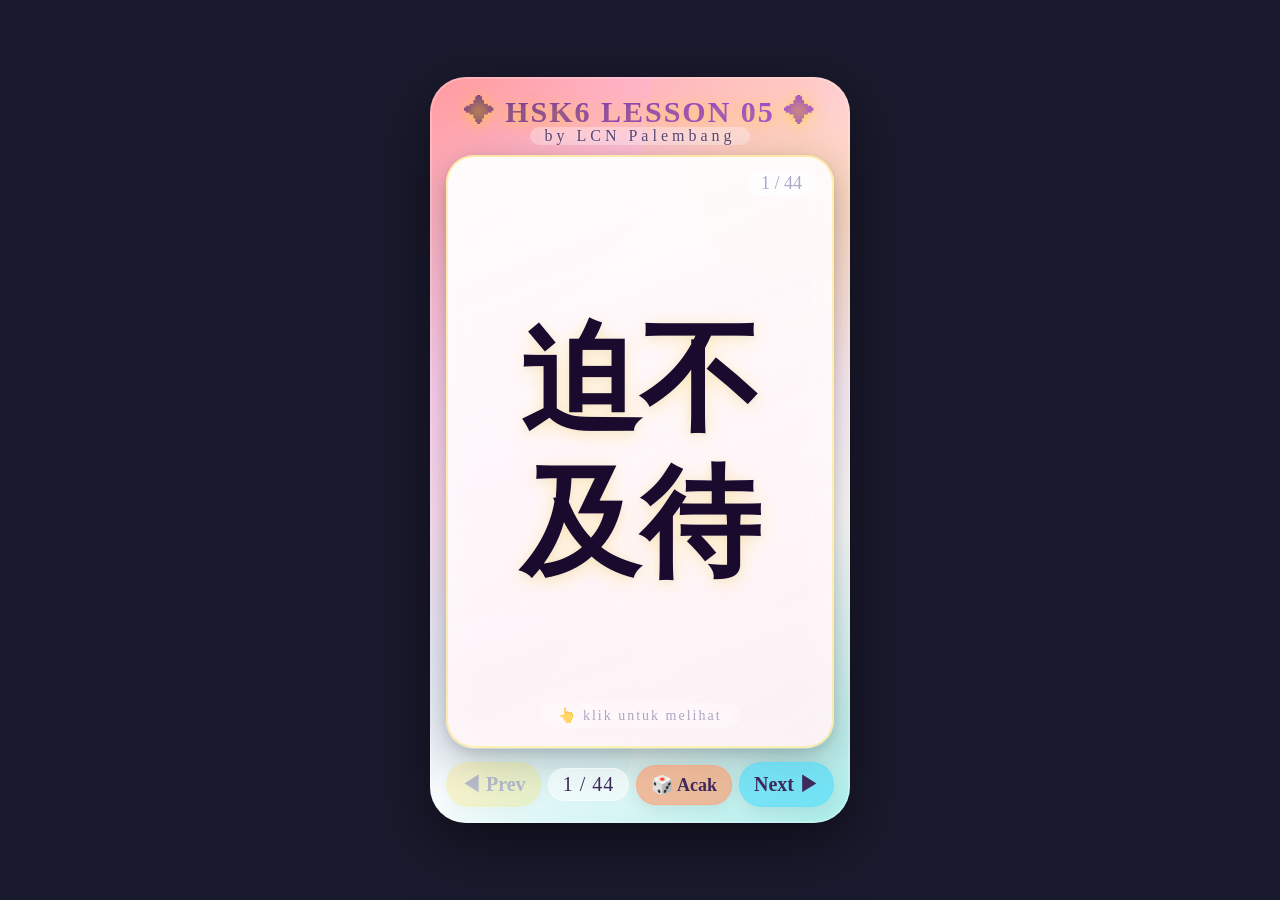
<file: data/wo5/KOSAKATA HSK6 BAB 05.html>
<!DOCTYPE html>
<html lang="zh-CN">
<head>
    <meta charset="UTF-8" />
    <meta name="viewport" content="width=device-width, initial-scale=1.0, maximum-scale=1.0, user-scalable=no" />
    <title>HSK6 LESSON 05 - 交互词汇卡</title>
    <style>
        /* ===== 全局重置 & 基础 ===== */
        *,
        *::before,
        *::after {
            margin: 0;
            padding: 0;
            box-sizing: border-box;
        }

        body {
            display: flex;
            justify-content: center;
            align-items: center;
            min-height: 100vh;
            background: #1a1a2e;
            font-family: 'SimSun', 'NSimSun', '宋体', serif;
            padding: 12px;
        }

        .phone-frame {
            position: relative;
            width: 100%;
            max-width: 420px;
            aspect-ratio: 9 / 16;
            background: linear-gradient(145deg, #ff9a9e 0%, #fecfef 30%, #fdfcfb 70%, #a8edea 100%);
            border-radius: 36px;
            box-shadow: 0 20px 60px rgba(0, 0, 0, 0.5), 0 0 0 2px rgba(255, 255, 255, 0.2) inset;
            padding: 18px 16px 16px 16px;
            display: flex;
            flex-direction: column;
            overflow: hidden;
            transition: background 0.6s ease;
        }

        .phone-frame::before {
            content: '';
            position: absolute;
            top: -20%;
            right: -20%;
            width: 70%;
            height: 70%;
            background: radial-gradient(circle, rgba(255, 215, 0, 0.25) 0%, transparent 70%);
            border-radius: 50%;
            pointer-events: none;
            z-index: 0;
        }
        .phone-frame::after {
            content: '';
            position: absolute;
            bottom: -10%;
            left: -10%;
            width: 60%;
            height: 60%;
            background: radial-gradient(circle, rgba(72, 219, 251, 0.20) 0%, transparent 70%);
            border-radius: 50%;
            pointer-events: none;
            z-index: 0;
        }

        .header {
            position: relative;
            z-index: 1;
            text-align: center;
            padding-bottom: 6px;
            flex-shrink: 0;
            user-select: none;
        }
        .header h1 {
            font-family: 'SimSun', 'NSimSun', '宋体', serif;
            font-size: clamp(18px, 4.2vw, 30px);
            font-weight: 700;
            color: #2d1b4e;
            text-shadow: 0 2px 12px rgba(255, 215, 0, 0.5), 0 0 30px rgba(255, 200, 0, 0.2);
            letter-spacing: 2px;
            background: linear-gradient(135deg, #6a3093, #a044ff);
            -webkit-background-clip: text;
            -webkit-text-fill-color: transparent;
            background-clip: text;
        }
        .header .sub {
            font-family: 'SimSun', 'NSimSun', '宋体', serif;
            font-size: clamp(10px, 2.2vw, 16px);
            color: #4a3a6a;
            letter-spacing: 4px;
            opacity: 0.9;
            font-weight: 400;
            margin-top: -2px;
            text-shadow: 0 1px 4px rgba(255, 255, 255, 0.6);
        }
        .header .sub span {
            display: inline-block;
            background: rgba(255, 255, 255, 0.35);
            padding: 0 14px;
            border-radius: 20px;
            backdrop-filter: blur(4px);
        }

        .card-wrapper {
            position: relative;
            z-index: 1;
            flex: 1;
            min-height: 0;
            perspective: 1200px;
            margin: 4px 0 8px 0;
            cursor: pointer;
        }

        .card-flipper {
            position: relative;
            width: 100%;
            height: 100%;
            transition: transform 0.65s cubic-bezier(0.23, 1, 0.32, 1);
            transform-style: preserve-3d;
            border-radius: 28px;
            box-shadow: 0 12px 40px rgba(0, 0, 0, 0.25), 0 4px 12px rgba(0, 0, 0, 0.1);
        }

        .card-flipper.flipped {
            transform: rotateY(180deg);
        }

        .card-face {
            position: absolute;
            top: 0;
            left: 0;
            width: 100%;
            height: 100%;
            backface-visibility: hidden;
            -webkit-backface-visibility: hidden;
            border-radius: 28px;
            display: flex;
            flex-direction: column;
            justify-content: center;
            align-items: center;
            padding: 24px 22px;
            overflow-y: auto;
            background: rgba(255, 255, 255, 0.92);
            backdrop-filter: blur(6px);
            border: 2px solid rgba(255, 255, 255, 0.6);
            box-shadow: inset 0 0 40px rgba(255, 255, 255, 0.3);
        }

        .card-front {
            background: linear-gradient(160deg, rgba(255, 255, 255, 0.95), rgba(255, 240, 245, 0.92));
            border: 2px solid rgba(255, 215, 0, 0.3);
        }
        .card-front .hanzi {
            font-family: 'SimSun', 'NSimSun', '宋体', serif;
            font-size: clamp(68px, 15vw, 120px);
            font-weight: 700;
            color: #1a0a2e;
            text-shadow: 0 4px 20px rgba(255, 200, 0, 0.25), 0 2px 8px rgba(0, 0, 0, 0.05);
            line-height: 1.2;
            text-align: center;
            word-break: break-word;
            transition: transform 0.3s ease;
        }
        .card-front .tap-hint {
            position: absolute;
            bottom: 18px;
            font-size: clamp(11px, 2vw, 14px);
            color: #8888aa;
            letter-spacing: 2px;
            opacity: 0.7;
            background: rgba(255, 255, 255, 0.5);
            padding: 4px 18px;
            border-radius: 30px;
            backdrop-filter: blur(4px);
            font-family: 'SimSun', 'NSimSun', '宋体', serif;
        }
        .card-front .index-badge {
            position: absolute;
            top: 14px;
            right: 16px;
            font-size: clamp(13px, 2.4vw, 18px);
            color: #aaaacc;
            font-weight: 300;
            background: rgba(255, 255, 255, 0.5);
            padding: 2px 14px;
            border-radius: 30px;
            backdrop-filter: blur(4px);
            font-family: 'SimSun', 'NSimSun', '宋体', serif;
        }

        .card-back {
            transform: rotateY(180deg);
            background: linear-gradient(160deg, #fefefe, #f5f0ff);
            border: 2px solid rgba(160, 120, 255, 0.25);
            justify-content: flex-start;
            padding-top: 20px;
            gap: 4px;
            overflow-y: auto;
        }
        .card-back::-webkit-scrollbar {
            width: 3px;
        }
        .card-back::-webkit-scrollbar-thumb {
            background: #c0b0d0;
            border-radius: 10px;
        }

        .card-back .back-pinyin {
            font-family: 'SimSun', 'NSimSun', '宋体', serif;
            font-size: clamp(22px, 5vw, 38px);
            color: #e85d75;
            font-weight: 600;
            letter-spacing: 2px;
            text-shadow: 0 1px 8px rgba(232, 93, 117, 0.15);
            margin-top: 4px;
        }
        .card-back .back-arti {
            font-family: 'SimSun', 'NSimSun', '宋体', serif;
            font-size: clamp(16px, 3.6vw, 28px);
            color: #2d1b4e;
            font-weight: 500;
            background: rgba(232, 93, 117, 0.08);
            padding: 4px 18px;
            border-radius: 30px;
            margin: 2px 0 8px 0;
            text-align: center;
        }

        .card-back .contoh-section {
            width: 100%;
            display: flex;
            flex-direction: column;
            align-items: center;
            gap: 2px;
            padding: 0 4px;
        }
        .card-back .contoh-label {
            font-family: 'SimSun', 'NSimSun', '宋体', serif;
            font-size: clamp(12px, 2.2vw, 16px);
            color: #8870aa;
            letter-spacing: 3px;
            font-weight: 400;
            opacity: 0.8;
        }
        .card-back .contoh-hanzi {
            font-family: 'SimSun', 'NSimSun', '宋体', serif;
            font-size: clamp(18px, 4vw, 32px);
            color: #1a0a2e;
            font-weight: 500;
            text-align: center;
            line-height: 1.5;
            padding: 4px 0;
            word-break: break-word;
        }
        .card-back .contoh-pinyin {
            font-family: 'SimSun', 'NSimSun', '宋体', serif;
            font-size: clamp(14px, 3vw, 22px);
            color: #e85d75;
            font-weight: 400;
            text-align: center;
            line-height: 1.5;
            opacity: 0.9;
            word-break: break-word;
        }
        .card-back .contoh-arti {
            font-family: 'SimSun', 'NSimSun', '宋体', serif;
            font-size: clamp(14px, 3vw, 22px);
            color: #4a3a6a;
            font-weight: 400;
            text-align: center;
            line-height: 1.5;
            background: rgba(160, 120, 255, 0.07);
            padding: 4px 16px;
            border-radius: 30px;
            margin-top: 2px;
            word-break: break-word;
        }

        .card-back .back-tap-hint {
            position: absolute;
            bottom: 14px;
            font-size: clamp(10px, 1.8vw, 13px);
            color: #aaaacc;
            letter-spacing: 1px;
            opacity: 0.6;
            background: rgba(255, 255, 255, 0.4);
            padding: 2px 16px;
            border-radius: 30px;
            font-family: 'SimSun', 'NSimSun', '宋体', serif;
        }

        .dot-deco {
            display: flex;
            gap: 6px;
            justify-content: center;
            margin: 2px 0 4px 0;
        }
        .dot-deco span {
            width: 6px;
            height: 6px;
            border-radius: 50%;
            background: #d0b0e0;
            opacity: 0.4;
        }
        .dot-deco span:nth-child(2) {
            background: #e85d75;
            opacity: 0.5;
        }
        .dot-deco span:nth-child(3) {
            background: #48dbfb;
            opacity: 0.4;
        }

        .card-back .content-wrap {
            width: 100%;
            display: flex;
            flex-direction: column;
            align-items: center;
            justify-content: center;
            flex: 1;
            gap: 2px;
            padding: 4px 0;
        }

        .highlight-word {
            color: #e85d75;
            font-weight: 700;
            text-shadow: 0 0 12px rgba(232, 93, 117, 0.15);
        }

        /* ===== 导航栏 ===== */
        .nav-bar {
            position: relative;
            z-index: 2;
            display: flex;
            align-items: center;
            justify-content: space-between;
            flex-shrink: 0;
            padding: 6px 0 0 0;
            gap: 4px;
            user-select: none;
        }

        .nav-btn {
            font-family: 'SimSun', 'NSimSun', '宋体', serif;
            background: rgba(255, 255, 255, 0.75);
            backdrop-filter: blur(8px);
            border: none;
            border-radius: 40px;
            padding: 8px 14px;
            font-size: clamp(13px, 2.8vw, 20px);
            font-weight: 600;
            color: #3d2a5a;
            cursor: pointer;
            transition: all 0.25s ease;
            box-shadow: 0 4px 16px rgba(0, 0, 0, 0.08);
            display: flex;
            align-items: center;
            gap: 2px;
            border: 1px solid rgba(255, 255, 255, 0.6);
            min-width: 44px;
            justify-content: center;
            white-space: nowrap;
        }
        .nav-btn:hover:not(:disabled) {
            transform: translateY(-2px) scale(1.03);
            box-shadow: 0 8px 28px rgba(0, 0, 0, 0.15);
            background: rgba(255, 255, 255, 0.95);
        }
        .nav-btn:active:not(:disabled) {
            transform: scale(0.94);
        }
        .nav-btn:disabled {
            opacity: 0.3;
            cursor: not-allowed;
            transform: none !important;
        }

        .nav-btn.prev-btn {
            background: rgba(255, 215, 0, 0.6);
            border-color: rgba(255, 215, 0, 0.3);
        }
        .nav-btn.prev-btn:hover:not(:disabled) {
            background: rgba(255, 215, 0, 0.85);
        }

        .nav-btn.next-btn {
            background: rgba(72, 219, 251, 0.6);
            border-color: rgba(72, 219, 251, 0.3);
        }
        .nav-btn.next-btn:hover:not(:disabled) {
            background: rgba(72, 219, 251, 0.85);
        }

        .nav-btn.random-btn {
            background: rgba(255, 150, 100, 0.6);
            border-color: rgba(255, 150, 100, 0.3);
            font-size: clamp(12px, 2.6vw, 18px);
        }
        .nav-btn.random-btn:hover:not(:disabled) {
            background: rgba(255, 150, 100, 0.85);
        }

        .nav-counter {
            font-family: 'SimSun', 'NSimSun', '宋体', serif;
            font-size: clamp(13px, 2.6vw, 20px);
            color: #3d2a5a;
            font-weight: 500;
            background: rgba(255, 255, 255, 0.5);
            backdrop-filter: blur(4px);
            padding: 4px 14px;
            border-radius: 40px;
            border: 1px solid rgba(255, 255, 255, 0.4);
            min-width: 50px;
            text-align: center;
            letter-spacing: 1px;
        }

        /* ===== 响应式 ===== */
        @media (max-width: 440px) {
            .phone-frame {
                border-radius: 24px;
                padding: 12px 10px 10px 10px;
            }
            .card-face {
                padding: 16px 12px;
                border-radius: 20px;
            }
            .card-flipper {
                border-radius: 20px;
            }
            .nav-btn {
                padding: 5px 10px;
                min-width: 36px;
                border-radius: 30px;
                font-size: clamp(11px, 2.4vw, 16px);
            }
            .nav-counter {
                min-width: 40px;
                padding: 2px 10px;
                font-size: clamp(10px, 2vw, 14px);
            }
        }

        @media (max-height: 700px) {
            .header h1 {
                font-size: clamp(14px, 3.6vw, 20px);
            }
            .header .sub {
                font-size: clamp(8px, 1.8vw, 12px);
            }
            .card-front .hanzi {
                font-size: clamp(48px, 12vw, 80px);
            }
            .card-back .back-pinyin {
                font-size: clamp(16px, 4vw, 26px);
            }
            .card-back .back-arti {
                font-size: clamp(12px, 3vw, 20px);
            }
            .card-back .contoh-hanzi {
                font-size: clamp(14px, 3.2vw, 22px);
            }
            .card-back .contoh-pinyin {
                font-size: clamp(11px, 2.4vw, 16px);
            }
            .card-back .contoh-arti {
                font-size: clamp(11px, 2.4vw, 16px);
            }
        }

        @media (max-height: 600px) {
            .card-front .hanzi {
                font-size: clamp(36px, 10vw, 60px);
            }
            .card-back .back-pinyin {
                font-size: clamp(14px, 3.2vw, 20px);
            }
            .card-back .back-arti {
                font-size: clamp(10px, 2.4vw, 16px);
            }
            .card-back .contoh-hanzi {
                font-size: clamp(12px, 2.6vw, 18px);
            }
            .card-back .contoh-pinyin {
                font-size: clamp(10px, 2vw, 14px);
            }
            .card-back .contoh-arti {
                font-size: clamp(10px, 2vw, 14px);
            }
            .header h1 {
                font-size: clamp(12px, 3vw, 16px);
            }
            .header .sub {
                font-size: clamp(7px, 1.4vw, 10px);
            }
        }

        .card-wrapper:active .card-front .hanzi {
            transform: scale(0.96);
        }
        .card-back {
            scrollbar-width: thin;
        }
    </style>
</head>
<body>

    <div class="phone-frame" id="app">

        <div class="header">
            <h1>✦ HSK6 LESSON 05 ✦</h1>
            <div class="sub"><span>by LCN Palembang</span></div>
        </div>

        <div class="card-wrapper" id="cardWrapper">
            <div class="card-flipper" id="cardFlipper">

                <div class="card-face card-front">
                    <div class="index-badge" id="frontIndex">1 / 44</div>
                    <div class="hanzi" id="hanziDisplay">迫不及待</div>
                    <div class="tap-hint">👆  klik untuk melihat</div>
                </div>

                <div class="card-face card-back" id="cardBack">
                    <div class="content-wrap">
                        <div class="back-pinyin" id="pinyinDisplay">pòbù-jídài</div>
                        <div class="back-arti" id="artiDisplay">tidak sabar menunggu</div>
                        <div class="dot-deco">
                            <span></span><span></span><span></span>
                        </div>
                        <div class="contoh-section">
                            <div class="contoh-label">—  Contoh Kalimat  —</div>
                            <div class="contoh-hanzi" id="contohHanzi">孩子们迫不及待地打开了礼物。</div>
                            <div class="contoh-pinyin" id="contohPinyin">Háizimen pòbùjídài de dǎkāi le lǐwù.</div>
                            <div class="contoh-arti" id="contohArti">Anak-anak tidak sabar membuka hadiah.</div>
                        </div>
                    </div>
                    <div class="back-tap-hint">👆  klik untuk kembali</div>
                </div>

            </div>
        </div>

        <div class="nav-bar">
            <button class="nav-btn prev-btn" id="prevBtn" disabled>◀ Prev</button>
            <div class="nav-counter" id="navCounter">1 / 44</div>
            <button class="nav-btn random-btn" id="randomBtn">🎲 Acak</button>
            <button class="nav-btn next-btn" id="nextBtn">Next ▶</button>
        </div>

    </div>

    <script>
        // ============================================================
        //  DATA KOSAKATA HSK6 LESSON 05 (44 kata)
        // ============================================================
        const baseData = [{
            hanzi: '迫不及待',
            pinyin: 'pòbù-jídài',
            arti: 'tidak sabar menunggu',
            contoh: '孩子们迫不及待地打开了礼物。',
            contohPinyin: 'Háizimen pòbùjídài de dǎkāi le lǐwù.',
            contohArti: 'Anak-anak tidak sabar membuka hadiah.'
        }, {
            hanzi: '依靠',
            pinyin: 'yīkào',
            arti: 'bersandar pada',
            contoh: '他从小就依靠父母生活。',
            contohPinyin: 'Tā cóngxiǎo jiù yīkào fùmǔ shēnghuó.',
            contohArti: 'Dia bergantung pada orang tuanya sejak kecil.'
        }, {
            hanzi: '借助',
            pinyin: 'jièzhù',
            arti: 'dengan bantuan',
            contoh: '他借助词典读完了那本书。',
            contohPinyin: 'Tā jièzhù cídiǎn dú wán le nà běn shū.',
            contohArti: 'Dia menyelesaikan membaca buku itu dengan bantuan kamus.'
        }, {
            hanzi: '勉强',
            pinyin: 'miǎnqiǎnɡ',
            arti: 'secara terpaksa',
            contoh: '他勉强答应了我们的请求。',
            contohPinyin: 'Tā miǎnqiǎng dāyìng le wǒmen de qǐngqiú.',
            contohArti: 'Dia terpaksa menyetujui permintaan kami.'
        }, {
            hanzi: '机构',
            pinyin: 'jīɡòu',
            arti: 'organisasi, institusi',
            contoh: '这个机构专门负责教育研究。',
            contohPinyin: 'Zhège jīgòu zhuānmén fùzé jiàoyù yánjiū.',
            contohArti: 'Institusi ini khusus bertanggung jawab atas penelitian pendidikan.'
        }, {
            hanzi: '栋',
            pinyin: 'dònɡ',
            arti: 'satuan untuk rumah',
            contoh: '我们住在一栋老房子里。',
            contohPinyin: 'Wǒmen zhù zài yī dòng lǎo fángzi lǐ.',
            contohArti: 'Kami tinggal di sebuah rumah tua.'
        }, {
            hanzi: '兴致勃勃',
            pinyin: 'xīnɡzhì-bóbó',
            arti: 'dengan penuh minat',
            contoh: '他兴致勃勃地讲述了他的旅行经历。',
            contohPinyin: 'Tā xìngzhì-bóbó de jiǎngshù le tā de lǚxíng jīnglì.',
            contohArti: 'Dia menceritakan pengalaman perjalanannya dengan penuh minat.'
        }, {
            hanzi: '专程',
            pinyin: 'zhuānchénɡ',
            arti: 'Untuk tujuan khusus',
            contoh: '我专程来看望你。',
            contohPinyin: 'Wǒ zhuānchéng lái kànwàng nǐ.',
            contohArti: 'Saya datang khusus untuk mengunjungimu.'
        }, {
            hanzi: '修养',
            pinyin: 'xiūyǎnɡ',
            arti: 'ilmu pengetahuan, budi',
            contoh: '他是一位很有修养的学者。',
            contohPinyin: 'Tā shì yī wèi hěn yǒu xiūyǎng de xuézhě.',
            contohArti: 'Dia adalah seorang cendekiawan yang berbudaya.'
        }, {
            hanzi: '接连',
            pinyin: 'jiēlián',
            arti: 'Berturut2, terus menerus',
            contoh: '这几天接连下了好几场雨。',
            contohPinyin: 'Zhè jǐ tiān jiēlián xià le hǎo jǐ chǎng yǔ.',
            contohArti: 'Beberapa hari ini terus menerus turun hujan.'
        }, {
            hanzi: '涉及',
            pinyin: 'shèjí',
            arti: 'menyangkut, bertalian dengan',
            contoh: '这个问题涉及很多方面。',
            contohPinyin: 'Zhège wèntí shèjí hěnduō fāngmiàn.',
            contohArti: 'Masalah ini menyangkut banyak aspek.'
        }, {
            hanzi: '隐私',
            pinyin: 'yǐn sī',
            arti: 'rahasia pribadi',
            contoh: '我们应该尊重别人的隐私。',
            contohPinyin: 'Wǒmen yīnggāi zūnzhòng biérén de yǐnsī.',
            contohArti: 'Kita harus menghormati privasi orang lain.'
        }, {
            hanzi: '反感',
            pinyin: 'fǎnɡǎn',
            arti: 'antipati',
            contoh: '他的话让我非常反感。',
            contohPinyin: 'Tā de huà ràng wǒ fēicháng fǎngǎn.',
            contohArti: 'Kata-katanya membuat saya sangat antipati.'
        }, {
            hanzi: '火药',
            pinyin: 'huǒyào',
            arti: 'bubuk mesiu',
            contoh: '火药是中国古代的四大发明之一。',
            contohPinyin: 'Huǒyào shì Zhōngguó gǔdài de sì dà fāmíng zhī yī.',
            contohArti: 'Bubuk mesiu adalah salah satu dari empat penemuan besar Tiongkok kuno.'
        }, {
            hanzi: '忍耐',
            pinyin: 'rěnnài',
            arti: 'sabar, menahan diri',
            contoh: '他忍耐了很久才终于爆发。',
            contohPinyin: 'Tā rěnnài le hěn jiǔ cái zhōngyú bàofā.',
            contohArti: 'Dia menahan diri untuk waktu yang lama sebelum akhirnya meledak.'
        }, {
            hanzi: '着想',
            pinyin: 'zhuóxiǎnɡ',
            arti: 'mempertimbangkan (kepentingan)',
            contoh: '他总是为别人着想。',
            contohPinyin: 'Tā zǒngshì wèi biérén zhuóxiǎng.',
            contohArti: 'Dia selalu mempertimbangkan kepentingan orang lain.'
        }, {
            hanzi: '策划',
            pinyin: 'cèhuà',
            arti: 'merencanakan, merekayasa',
            contoh: '这次活动策划得非常成功。',
            contohPinyin: 'Zhè cì huódòng cèhuà de fēicháng chénggōng.',
            contohArti: 'Perencanaan acara ini sangat sukses.'
        }, {
            hanzi: '达成',
            pinyin: 'dáchénɡ',
            arti: 'mencapai persetujuan',
            contoh: '双方终于达成了协议。',
            contohPinyin: 'Shuāngfāng zhōngyú dáchéng le xiéyì.',
            contohArti: 'Kedua belah pihak akhirnya mencapai kesepakatan.'
        }, {
            hanzi: '口气',
            pinyin: 'kǒuqì',
            arti: 'gaya & nada bicara',
            contoh: '他说话的口气很坚定。',
            contohPinyin: 'Tā shuōhuà de kǒuqì hěn jiāndìng.',
            contohArti: 'Nada bicaranya sangat tegas.'
        }, {
            hanzi: '缓和',
            pinyin: 'huǎnhé',
            arti: 'reda, tenang',
            contoh: '经过调解，双方的关系缓和了许多。',
            contohPinyin: 'Jīngguò tiáojiě, shuāngfāng de guānxì huǎnhé le xǔduō.',
            contohArti: 'Setelah mediasi, hubungan kedua belah pihak menjadi lebih tenang.'
        }, {
            hanzi: '随意',
            pinyin: 'suíyì',
            arti: 'semaunya, sesukanya, semau hati',
            contoh: '请不要随意动我的东西。',
            contohPinyin: 'Qǐng bùyào suíyì dòng wǒ de dōngxi.',
            contohArti: 'Tolong jangan sembarangan memindahkan barang-barang saya.'
        }, {
            hanzi: '而已',
            pinyin: 'éryǐ',
            arti: 'Hanya…saja',
            contoh: '这不过是一个小问题而已。',
            contohPinyin: 'Zhè bùguò shì yīgè xiǎo wèntí éryǐ.',
            contohArti: 'Ini hanya masalah kecil saja.'
        }, {
            hanzi: '设置',
            pinyin: 'shèzhì',
            arti: 'menyelenggarakan, mendirikan',
            contoh: '学校设置了新的奖学金制度。',
            contohPinyin: 'Xuéxiào shèzhì le xīn de jiǎngxuéjīn zhìdù.',
            contohArti: 'Sekolah mendirikan sistem beasiswa baru.'
        }, {
            hanzi: '动力',
            pinyin: 'dònɡlì',
            arti: 'tenaga penggerak',
            contoh: '梦想是前进的动力。',
            contohPinyin: 'Mèngxiǎng shì qiánjìn de dònglì.',
            contohArti: 'Mimpi adalah tenaga penggerak untuk maju.'
        }, {
            hanzi: '固然',
            pinyin: 'ɡùrán',
            arti: 'Memang',
            contoh: '成功固然重要，但过程更有意义。',
            contohPinyin: 'Chénggōng gùrán zhòngyào, dàn guòchéng gèng yǒu yìyì.',
            contohArti: 'Kesuksesan memang penting, tetapi prosesnya lebih bermakna.'
        }, {
            hanzi: '恳切',
            pinyin: 'kěnqiè',
            arti: 'tulus & sungguh2',
            contoh: '他恳切地请求我们的帮助。',
            contohPinyin: 'Tā kěnqiè de qǐngqiú wǒmen de bāngzhù.',
            contohArti: 'Dia dengan tulus meminta bantuan kami.'
        }, {
            hanzi: '无非',
            pinyin: 'wúfēi',
            arti: 'Tidak lain hanya',
            contoh: '他说的无非是一些借口而已。',
            contohPinyin: 'Tā shuō de wúfēi shì yīxiē jièkǒu éryǐ.',
            contohArti: 'Yang dia katakan tidak lain hanyalah alasan-alasan belaka.'
        }, {
            hanzi: '知音',
            pinyin: 'zhīyīn',
            arti: 'sahabat sejati',
            contoh: '人生难得遇知音。',
            contohPinyin: 'Rénshēng nándé yù zhīyīn.',
            contohArti: 'Sulit menemukan sahabat sejati dalam hidup.'
        }, {
            hanzi: '客户',
            pinyin: 'kèhù',
            arti: 'klien, pelanggan',
            contoh: '我们必须尽力满足客户的需求。',
            contohPinyin: 'Wǒmen bìxū jìnlì mǎnzú kèhù de xūqiú.',
            contohArti: 'Kita harus berusaha memenuhi kebutuhan klien.'
        }, {
            hanzi: '持久',
            pinyin: 'chíjiǔ',
            arti: 'tahan lama',
            contoh: '和平需要持久的努力。',
            contohPinyin: 'Hépíng xūyào chíjiǔ de nǔlì.',
            contohArti: 'Perdamaian membutuhkan upaya yang tahan lama.'
        }, {
            hanzi: '崩溃',
            pinyin: 'bēnɡkuì',
            arti: 'ambruk, runtuh, hancur',
            contoh: '他的精神几乎崩溃了。',
            contohPinyin: 'Tā de jīngshén jīhū bēngkuì le.',
            contohArti: 'Jiwanya hampir hancur.'
        }, {
            hanzi: '果断',
            pinyin: 'ɡuǒduàn',
            arti: 'tegas, tanpa ragu2',
            contoh: '他果断地做出了决定。',
            contohPinyin: 'Tā guǒduàn de zuòchū le juédìng.',
            contohArti: 'Dia dengan tegas membuat keputusan.'
        }, {
            hanzi: '斩钉截铁',
            pinyin: 'zhǎndìnɡ-jiétiě',
            arti: 'tegas dan pasti',
            contoh: '他斩钉截铁地拒绝了那个提议。',
            contohPinyin: 'Tā zhǎndìng-jiétiě de jùjué le nàge tíyì.',
            contohArti: 'Dia dengan tegas dan pasti menolak usulan itu.'
        }, {
            hanzi: '思维',
            pinyin: 'sīwéi',
            arti: 'pemikiran',
            contoh: '我们需要改变传统的思维模式。',
            contohPinyin: 'Wǒmen xūyào gǎibiàn chuántǒng de sīwéi móshì.',
            contohArti: 'Kita perlu mengubah pola pikir tradisional.'
        }, {
            hanzi: '搭',
            pinyin: 'dā',
            arti: 'sama dan cocok',
            contoh: '这两件衣服很搭。',
            contohPinyin: 'Zhè liǎng jiàn yīfu hěn dā.',
            contohArti: 'Kedua pakaian ini sangat cocok.'
        }, {
            hanzi: '执行',
            pinyin: 'zhíxínɡ',
            arti: 'melaksanakan, menjalankan',
            contoh: '我们必须严格执行这个计划。',
            contohPinyin: 'Wǒmen bìxū yángé zhíxíng zhège jìhuà.',
            contohArti: 'Kita harus melaksanakan rencana ini dengan ketat.'
        }, {
            hanzi: '啥',
            pinyin: 'shá',
            arti: 'Apa',
            contoh: '你在看啥呢？',
            contohPinyin: 'Nǐ zài kàn shá ne?',
            contohArti: 'Kamu sedang melihat apa?'
        }, {
            hanzi: '薪水',
            pinyin: 'xīnshui',
            arti: 'gaji',
            contoh: '他的薪水已经涨了不少。',
            contohPinyin: 'Tā de xīnshui yǐjīng zhǎng le bùshǎo.',
            contohArti: 'Gajinya sudah naik cukup banyak.'
        }, {
            hanzi: '弊端',
            pinyin: 'bìduān',
            arti: 'kekurangan, kelemahan',
            contoh: '这个制度存在很多弊端。',
            contohPinyin: 'Zhège zhìdù cúnzài hěnduō bìduān.',
            contohArti: 'Sistem ini memiliki banyak kelemahan.'
        }, {
            hanzi: '拼命',
            pinyin: 'pīnmìnɡ',
            arti: 'Mati2an, sekuat tenaga',
            contoh: '他拼命地工作，想早日还清债务。',
            contohPinyin: 'Tā pīnmìng de gōngzuò, xiǎng zǎorì huánqīng zhàiwù.',
            contohArti: 'Dia bekerja mati-matian untuk melunasi hutangnya lebih cepat.'
        }, {
            hanzi: '搁',
            pinyin: 'ɡē',
            arti: 'menaruh, meletakkan',
            contoh: '他把书搁在桌子上。',
            contohPinyin: 'Tā bǎ shū gē zài zhuōzi shàng.',
            contohArti: 'Dia meletakkan buku di atas meja.'
        }, {
            hanzi: '颠倒',
            pinyin: 'diāndǎo',
            arti: 'terbalik, kusut, kacau',
            contoh: '他把黑白颠倒了。',
            contohPinyin: 'Tā bǎ hēibái diāndǎo le.',
            contohArti: 'Dia membalikkan hitam dan putih.'
        }, {
            hanzi: '权衡',
            pinyin: 'quánhénɡ',
            arti: 'mempertimbangkan',
            contoh: '他权衡了利弊之后才做决定。',
            contohPinyin: 'Tā quánhéng le lìbì zhīhòu cái zuò juédìng.',
            contohArti: 'Dia mempertimbangkan untung dan rugi sebelum membuat keputusan.'
        }, {
            hanzi: '津津有味',
            pinyin: 'jīnjīn-yǒuwèi',
            arti: 'sangat asyik dan menyenangkan',
            contoh: '他津津有味地吃着妈妈做的菜。',
            contohPinyin: 'Tā jīnjīn-yǒuwèi de chī zhe māma zuò de cài.',
            contohArti: 'Dia menikmati masakan ibunya dengan sangat lahap.'
        }];

        // ============================================================
        //  STATE
        // ============================================================
        let currentData = [...baseData];
        let currentIndex = 0;
        const total = baseData.length;

        // DOM refs
        const cardFlipper = document.getElementById('cardFlipper');
        const cardWrapper = document.getElementById('cardWrapper');
        const hanziDisplay = document.getElementById('hanziDisplay');
        const frontIndex = document.getElementById('frontIndex');
        const pinyinDisplay = document.getElementById('pinyinDisplay');
        const artiDisplay = document.getElementById('artiDisplay');
        const contohHanzi = document.getElementById('contohHanzi');
        const contohPinyin = document.getElementById('contohPinyin');
        const contohArti = document.getElementById('contohArti');
        const navCounter = document.getElementById('navCounter');
        const prevBtn = document.getElementById('prevBtn');
        const nextBtn = document.getElementById('nextBtn');
        const randomBtn = document.getElementById('randomBtn');

        let isFlipped = false;

        // ============================================================
        //  RENDER
        // ============================================================
        function renderCard(index) {
            const data = currentData[index];
            if (!data) return;

            hanziDisplay.textContent = data.hanzi;
            frontIndex.textContent = `${index + 1} / ${total}`;

            pinyinDisplay.textContent = data.pinyin;
            artiDisplay.textContent = data.arti;

            // Highlight target
            const target = data.hanzi;
            let contohHtml = data.contoh;
            if (target.length === 1) {
                const regex = new RegExp(target, 'g');
                contohHtml = contohHtml.replace(regex, `<span class="highlight-word">${target}</span>`);
            } else {
                const regex = new RegExp(target, 'g');
                contohHtml = contohHtml.replace(regex, `<span class="highlight-word">${target}</span>`);
            }
            contohHanzi.innerHTML = contohHtml;

            contohPinyin.textContent = data.contohPinyin;
            contohArti.textContent = data.contohArti;

            navCounter.textContent = `${index + 1} / ${total}`;
            prevBtn.disabled = (index === 0);
            nextBtn.disabled = (index === total - 1);

            if (isFlipped) {
                cardFlipper.classList.remove('flipped');
                isFlipped = false;
            }
        }

        function goTo(index) {
            if (index < 0 || index >= total) return;
            currentIndex = index;
            renderCard(currentIndex);
        }

        function nextCard() {
            if (currentIndex < total - 1) goTo(currentIndex + 1);
        }

        function prevCard() {
            if (currentIndex > 0) goTo(currentIndex - 1);
        }

        // ============================================================
        //  SHUFFLE
        // ============================================================
        function shuffleArray(arr) {
            for (let i = arr.length - 1; i > 0; i--) {
                const j = Math.floor(Math.random() * (i + 1));
                [arr[i], arr[j]] = [arr[j], arr[i]];
            }
            return arr;
        }

        function shuffleCards() {
            shuffleArray(currentData);
            currentIndex = 0;
            renderCard(0);
        }

        // ============================================================
        //  FLIP
        // ============================================================
        function toggleFlip(e) {
            if (e.target.closest('.nav-btn') || e.target.closest('.nav-bar')) return;
            cardFlipper.classList.toggle('flipped');
            isFlipped = !isFlipped;
        }

        // ============================================================
        //  KEYBOARD
        // ============================================================
        function handleKeydown(e) {
            if (e.key === 'ArrowRight') { e.preventDefault();
                nextCard(); }
            if (e.key === 'ArrowLeft') { e.preventDefault();
                prevCard(); }
            if (e.key === ' ' || e.key === 'Enter') { e.preventDefault();
                toggleFlip(e); }
        }

        // ============================================================
        //  INIT
        // ============================================================
        cardWrapper.addEventListener('click', toggleFlip);
        prevBtn.addEventListener('click', (e) => { e.stopPropagation();
            prevCard(); });
        nextBtn.addEventListener('click', (e) => { e.stopPropagation();
            nextCard(); });
        randomBtn.addEventListener('click', (e) => {
            e.stopPropagation();
            shuffleCards();
        });
        document.addEventListener('keydown', handleKeydown);

        renderCard(0);

        // ============================================================
        //  SWIPE
        // ============================================================
        let touchStartX = 0;
        let touchStartY = 0;
        const wrapper = document.querySelector('.phone-frame');

        wrapper.addEventListener('touchstart', (e) => {
            const touch = e.touches[0];
            touchStartX = touch.clientX;
            touchStartY = touch.clientY;
        }, { passive: true });

        wrapper.addEventListener('touchend', (e) => {
            if (touchStartX === 0) return;
            const touchEnd = e.changedTouches[0];
            const deltaX = touchEnd.clientX - touchStartX;
            const deltaY = touchEnd.clientY - touchStartY;
            if (Math.abs(deltaX) > Math.abs(deltaY) && Math.abs(deltaX) > 40) {
                if (deltaX < 0) nextCard();
                else prevCard();
            }
            touchStartX = 0;
            touchStartY = 0;
        }, { passive: true });

        console.log(`✅ HSK6 LESSON 05 — ${total} kosakata siap!`);
        console.log('🎲 Tombol "Acak" untuk mengubah urutan.');
    </script>

</body>
</html>
</file>
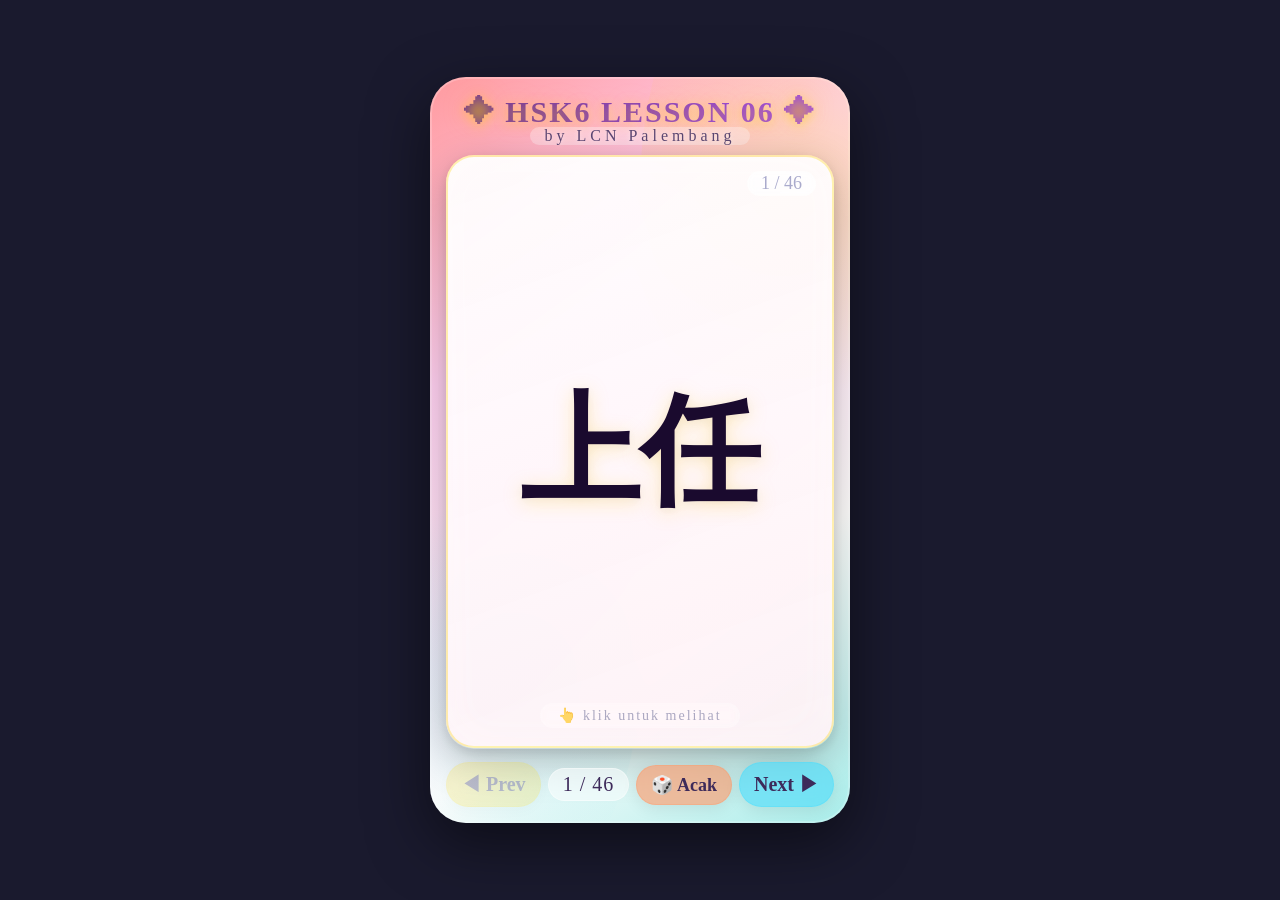
<file: data/wo6/KOSAKATA HSK6 BAB 06.html>
<!DOCTYPE html>
<html lang="zh-CN">
<head>
    <meta charset="UTF-8" />
    <meta name="viewport" content="width=device-width, initial-scale=1.0, maximum-scale=1.0, user-scalable=no" />
    <title>HSK6 LESSON 06 - 交互词汇卡</title>
    <style>
        /* ===== 全局重置 & 基础 ===== */
        *,
        *::before,
        *::after {
            margin: 0;
            padding: 0;
            box-sizing: border-box;
        }

        body {
            display: flex;
            justify-content: center;
            align-items: center;
            min-height: 100vh;
            background: #1a1a2e;
            font-family: 'SimSun', 'NSimSun', '宋体', serif;
            padding: 12px;
        }

        .phone-frame {
            position: relative;
            width: 100%;
            max-width: 420px;
            aspect-ratio: 9 / 16;
            background: linear-gradient(145deg, #ff9a9e 0%, #fecfef 30%, #fdfcfb 70%, #a8edea 100%);
            border-radius: 36px;
            box-shadow: 0 20px 60px rgba(0, 0, 0, 0.5), 0 0 0 2px rgba(255, 255, 255, 0.2) inset;
            padding: 18px 16px 16px 16px;
            display: flex;
            flex-direction: column;
            overflow: hidden;
            transition: background 0.6s ease;
        }

        .phone-frame::before {
            content: '';
            position: absolute;
            top: -20%;
            right: -20%;
            width: 70%;
            height: 70%;
            background: radial-gradient(circle, rgba(255, 215, 0, 0.25) 0%, transparent 70%);
            border-radius: 50%;
            pointer-events: none;
            z-index: 0;
        }
        .phone-frame::after {
            content: '';
            position: absolute;
            bottom: -10%;
            left: -10%;
            width: 60%;
            height: 60%;
            background: radial-gradient(circle, rgba(72, 219, 251, 0.20) 0%, transparent 70%);
            border-radius: 50%;
            pointer-events: none;
            z-index: 0;
        }

        .header {
            position: relative;
            z-index: 1;
            text-align: center;
            padding-bottom: 6px;
            flex-shrink: 0;
            user-select: none;
        }
        .header h1 {
            font-family: 'SimSun', 'NSimSun', '宋体', serif;
            font-size: clamp(18px, 4.2vw, 30px);
            font-weight: 700;
            color: #2d1b4e;
            text-shadow: 0 2px 12px rgba(255, 215, 0, 0.5), 0 0 30px rgba(255, 200, 0, 0.2);
            letter-spacing: 2px;
            background: linear-gradient(135deg, #6a3093, #a044ff);
            -webkit-background-clip: text;
            -webkit-text-fill-color: transparent;
            background-clip: text;
        }
        .header .sub {
            font-family: 'SimSun', 'NSimSun', '宋体', serif;
            font-size: clamp(10px, 2.2vw, 16px);
            color: #4a3a6a;
            letter-spacing: 4px;
            opacity: 0.9;
            font-weight: 400;
            margin-top: -2px;
            text-shadow: 0 1px 4px rgba(255, 255, 255, 0.6);
        }
        .header .sub span {
            display: inline-block;
            background: rgba(255, 255, 255, 0.35);
            padding: 0 14px;
            border-radius: 20px;
            backdrop-filter: blur(4px);
        }

        .card-wrapper {
            position: relative;
            z-index: 1;
            flex: 1;
            min-height: 0;
            perspective: 1200px;
            margin: 4px 0 8px 0;
            cursor: pointer;
        }

        .card-flipper {
            position: relative;
            width: 100%;
            height: 100%;
            transition: transform 0.65s cubic-bezier(0.23, 1, 0.32, 1);
            transform-style: preserve-3d;
            border-radius: 28px;
            box-shadow: 0 12px 40px rgba(0, 0, 0, 0.25), 0 4px 12px rgba(0, 0, 0, 0.1);
        }

        .card-flipper.flipped {
            transform: rotateY(180deg);
        }

        .card-face {
            position: absolute;
            top: 0;
            left: 0;
            width: 100%;
            height: 100%;
            backface-visibility: hidden;
            -webkit-backface-visibility: hidden;
            border-radius: 28px;
            display: flex;
            flex-direction: column;
            justify-content: center;
            align-items: center;
            padding: 24px 22px;
            overflow-y: auto;
            background: rgba(255, 255, 255, 0.92);
            backdrop-filter: blur(6px);
            border: 2px solid rgba(255, 255, 255, 0.6);
            box-shadow: inset 0 0 40px rgba(255, 255, 255, 0.3);
        }

        .card-front {
            background: linear-gradient(160deg, rgba(255, 255, 255, 0.95), rgba(255, 240, 245, 0.92));
            border: 2px solid rgba(255, 215, 0, 0.3);
        }
        .card-front .hanzi {
            font-family: 'SimSun', 'NSimSun', '宋体', serif;
            font-size: clamp(68px, 15vw, 120px);
            font-weight: 700;
            color: #1a0a2e;
            text-shadow: 0 4px 20px rgba(255, 200, 0, 0.25), 0 2px 8px rgba(0, 0, 0, 0.05);
            line-height: 1.2;
            text-align: center;
            word-break: break-word;
            transition: transform 0.3s ease;
        }
        .card-front .tap-hint {
            position: absolute;
            bottom: 18px;
            font-size: clamp(11px, 2vw, 14px);
            color: #8888aa;
            letter-spacing: 2px;
            opacity: 0.7;
            background: rgba(255, 255, 255, 0.5);
            padding: 4px 18px;
            border-radius: 30px;
            backdrop-filter: blur(4px);
            font-family: 'SimSun', 'NSimSun', '宋体', serif;
        }
        .card-front .index-badge {
            position: absolute;
            top: 14px;
            right: 16px;
            font-size: clamp(13px, 2.4vw, 18px);
            color: #aaaacc;
            font-weight: 300;
            background: rgba(255, 255, 255, 0.5);
            padding: 2px 14px;
            border-radius: 30px;
            backdrop-filter: blur(4px);
            font-family: 'SimSun', 'NSimSun', '宋体', serif;
        }

        .card-back {
            transform: rotateY(180deg);
            background: linear-gradient(160deg, #fefefe, #f5f0ff);
            border: 2px solid rgba(160, 120, 255, 0.25);
            justify-content: flex-start;
            padding-top: 20px;
            gap: 4px;
            overflow-y: auto;
        }
        .card-back::-webkit-scrollbar {
            width: 3px;
        }
        .card-back::-webkit-scrollbar-thumb {
            background: #c0b0d0;
            border-radius: 10px;
        }

        .card-back .back-pinyin {
            font-family: 'SimSun', 'NSimSun', '宋体', serif;
            font-size: clamp(22px, 5vw, 38px);
            color: #e85d75;
            font-weight: 600;
            letter-spacing: 2px;
            text-shadow: 0 1px 8px rgba(232, 93, 117, 0.15);
            margin-top: 4px;
        }
        .card-back .back-arti {
            font-family: 'SimSun', 'NSimSun', '宋体', serif;
            font-size: clamp(16px, 3.6vw, 28px);
            color: #2d1b4e;
            font-weight: 500;
            background: rgba(232, 93, 117, 0.08);
            padding: 4px 18px;
            border-radius: 30px;
            margin: 2px 0 8px 0;
            text-align: center;
        }

        .card-back .contoh-section {
            width: 100%;
            display: flex;
            flex-direction: column;
            align-items: center;
            gap: 2px;
            padding: 0 4px;
        }
        .card-back .contoh-label {
            font-family: 'SimSun', 'NSimSun', '宋体', serif;
            font-size: clamp(12px, 2.2vw, 16px);
            color: #8870aa;
            letter-spacing: 3px;
            font-weight: 400;
            opacity: 0.8;
        }
        .card-back .contoh-hanzi {
            font-family: 'SimSun', 'NSimSun', '宋体', serif;
            font-size: clamp(18px, 4vw, 32px);
            color: #1a0a2e;
            font-weight: 500;
            text-align: center;
            line-height: 1.5;
            padding: 4px 0;
            word-break: break-word;
        }
        .card-back .contoh-pinyin {
            font-family: 'SimSun', 'NSimSun', '宋体', serif;
            font-size: clamp(14px, 3vw, 22px);
            color: #e85d75;
            font-weight: 400;
            text-align: center;
            line-height: 1.5;
            opacity: 0.9;
            word-break: break-word;
        }
        .card-back .contoh-arti {
            font-family: 'SimSun', 'NSimSun', '宋体', serif;
            font-size: clamp(14px, 3vw, 22px);
            color: #4a3a6a;
            font-weight: 400;
            text-align: center;
            line-height: 1.5;
            background: rgba(160, 120, 255, 0.07);
            padding: 4px 16px;
            border-radius: 30px;
            margin-top: 2px;
            word-break: break-word;
        }

        .card-back .back-tap-hint {
            position: absolute;
            bottom: 14px;
            font-size: clamp(10px, 1.8vw, 13px);
            color: #aaaacc;
            letter-spacing: 1px;
            opacity: 0.6;
            background: rgba(255, 255, 255, 0.4);
            padding: 2px 16px;
            border-radius: 30px;
            font-family: 'SimSun', 'NSimSun', '宋体', serif;
        }

        .dot-deco {
            display: flex;
            gap: 6px;
            justify-content: center;
            margin: 2px 0 4px 0;
        }
        .dot-deco span {
            width: 6px;
            height: 6px;
            border-radius: 50%;
            background: #d0b0e0;
            opacity: 0.4;
        }
        .dot-deco span:nth-child(2) {
            background: #e85d75;
            opacity: 0.5;
        }
        .dot-deco span:nth-child(3) {
            background: #48dbfb;
            opacity: 0.4;
        }

        .card-back .content-wrap {
            width: 100%;
            display: flex;
            flex-direction: column;
            align-items: center;
            justify-content: center;
            flex: 1;
            gap: 2px;
            padding: 4px 0;
        }

        .highlight-word {
            color: #e85d75;
            font-weight: 700;
            text-shadow: 0 0 12px rgba(232, 93, 117, 0.15);
        }

        /* ===== 导航栏 ===== */
        .nav-bar {
            position: relative;
            z-index: 2;
            display: flex;
            align-items: center;
            justify-content: space-between;
            flex-shrink: 0;
            padding: 6px 0 0 0;
            gap: 4px;
            user-select: none;
        }

        .nav-btn {
            font-family: 'SimSun', 'NSimSun', '宋体', serif;
            background: rgba(255, 255, 255, 0.75);
            backdrop-filter: blur(8px);
            border: none;
            border-radius: 40px;
            padding: 8px 14px;
            font-size: clamp(13px, 2.8vw, 20px);
            font-weight: 600;
            color: #3d2a5a;
            cursor: pointer;
            transition: all 0.25s ease;
            box-shadow: 0 4px 16px rgba(0, 0, 0, 0.08);
            display: flex;
            align-items: center;
            gap: 2px;
            border: 1px solid rgba(255, 255, 255, 0.6);
            min-width: 44px;
            justify-content: center;
            white-space: nowrap;
        }
        .nav-btn:hover:not(:disabled) {
            transform: translateY(-2px) scale(1.03);
            box-shadow: 0 8px 28px rgba(0, 0, 0, 0.15);
            background: rgba(255, 255, 255, 0.95);
        }
        .nav-btn:active:not(:disabled) {
            transform: scale(0.94);
        }
        .nav-btn:disabled {
            opacity: 0.3;
            cursor: not-allowed;
            transform: none !important;
        }

        .nav-btn.prev-btn {
            background: rgba(255, 215, 0, 0.6);
            border-color: rgba(255, 215, 0, 0.3);
        }
        .nav-btn.prev-btn:hover:not(:disabled) {
            background: rgba(255, 215, 0, 0.85);
        }

        .nav-btn.next-btn {
            background: rgba(72, 219, 251, 0.6);
            border-color: rgba(72, 219, 251, 0.3);
        }
        .nav-btn.next-btn:hover:not(:disabled) {
            background: rgba(72, 219, 251, 0.85);
        }

        .nav-btn.random-btn {
            background: rgba(255, 150, 100, 0.6);
            border-color: rgba(255, 150, 100, 0.3);
            font-size: clamp(12px, 2.6vw, 18px);
        }
        .nav-btn.random-btn:hover:not(:disabled) {
            background: rgba(255, 150, 100, 0.85);
        }

        .nav-counter {
            font-family: 'SimSun', 'NSimSun', '宋体', serif;
            font-size: clamp(13px, 2.6vw, 20px);
            color: #3d2a5a;
            font-weight: 500;
            background: rgba(255, 255, 255, 0.5);
            backdrop-filter: blur(4px);
            padding: 4px 14px;
            border-radius: 40px;
            border: 1px solid rgba(255, 255, 255, 0.4);
            min-width: 50px;
            text-align: center;
            letter-spacing: 1px;
        }

        /* ===== 响应式 ===== */
        @media (max-width: 440px) {
            .phone-frame {
                border-radius: 24px;
                padding: 12px 10px 10px 10px;
            }
            .card-face {
                padding: 16px 12px;
                border-radius: 20px;
            }
            .card-flipper {
                border-radius: 20px;
            }
            .nav-btn {
                padding: 5px 10px;
                min-width: 36px;
                border-radius: 30px;
                font-size: clamp(11px, 2.4vw, 16px);
            }
            .nav-counter {
                min-width: 40px;
                padding: 2px 10px;
                font-size: clamp(10px, 2vw, 14px);
            }
        }

        @media (max-height: 700px) {
            .header h1 {
                font-size: clamp(14px, 3.6vw, 20px);
            }
            .header .sub {
                font-size: clamp(8px, 1.8vw, 12px);
            }
            .card-front .hanzi {
                font-size: clamp(48px, 12vw, 80px);
            }
            .card-back .back-pinyin {
                font-size: clamp(16px, 4vw, 26px);
            }
            .card-back .back-arti {
                font-size: clamp(12px, 3vw, 20px);
            }
            .card-back .contoh-hanzi {
                font-size: clamp(14px, 3.2vw, 22px);
            }
            .card-back .contoh-pinyin {
                font-size: clamp(11px, 2.4vw, 16px);
            }
            .card-back .contoh-arti {
                font-size: clamp(11px, 2.4vw, 16px);
            }
        }

        @media (max-height: 600px) {
            .card-front .hanzi {
                font-size: clamp(36px, 10vw, 60px);
            }
            .card-back .back-pinyin {
                font-size: clamp(14px, 3.2vw, 20px);
            }
            .card-back .back-arti {
                font-size: clamp(10px, 2.4vw, 16px);
            }
            .card-back .contoh-hanzi {
                font-size: clamp(12px, 2.6vw, 18px);
            }
            .card-back .contoh-pinyin {
                font-size: clamp(10px, 2vw, 14px);
            }
            .card-back .contoh-arti {
                font-size: clamp(10px, 2vw, 14px);
            }
            .header h1 {
                font-size: clamp(12px, 3vw, 16px);
            }
            .header .sub {
                font-size: clamp(7px, 1.4vw, 10px);
            }
        }

        .card-wrapper:active .card-front .hanzi {
            transform: scale(0.96);
        }
        .card-back {
            scrollbar-width: thin;
        }
    </style>
</head>
<body>

    <div class="phone-frame" id="app">

        <div class="header">
            <h1>✦ HSK6 LESSON 06 ✦</h1>
            <div class="sub"><span>by LCN Palembang</span></div>
        </div>

        <div class="card-wrapper" id="cardWrapper">
            <div class="card-flipper" id="cardFlipper">

                <div class="card-face card-front">
                    <div class="index-badge" id="frontIndex">1 / 46</div>
                    <div class="hanzi" id="hanziDisplay">上任</div>
                    <div class="tap-hint">👆  klik untuk melihat</div>
                </div>

                <div class="card-face card-back" id="cardBack">
                    <div class="content-wrap">
                        <div class="back-pinyin" id="pinyinDisplay">shànɡrèn</div>
                        <div class="back-arti" id="artiDisplay">memangku jabatan</div>
                        <div class="dot-deco">
                            <span></span><span></span><span></span>
                        </div>
                        <div class="contoh-section">
                            <div class="contoh-label">—  Contoh Kalimat  —</div>
                            <div class="contoh-hanzi" id="contohHanzi">他下个月就要上任了。</div>
                            <div class="contoh-pinyin" id="contohPinyin">Tā xià gè yuè jiù yào shàngrèn le.</div>
                            <div class="contoh-arti" id="contohArti">Dia akan memangku jabatan bulan depan.</div>
                        </div>
                    </div>
                    <div class="back-tap-hint">👆  klik untuk kembali</div>
                </div>

            </div>
        </div>

        <div class="nav-bar">
            <button class="nav-btn prev-btn" id="prevBtn" disabled>◀ Prev</button>
            <div class="nav-counter" id="navCounter">1 / 46</div>
            <button class="nav-btn random-btn" id="randomBtn">🎲 Acak</button>
            <button class="nav-btn next-btn" id="nextBtn">Next ▶</button>
        </div>

    </div>

    <script>
        // ============================================================
        //  DATA KOSAKATA HSK6 LESSON 06 (46 kata)
        // ============================================================
        const baseData = [{
            hanzi: '上任',
            pinyin: 'shànɡrèn',
            arti: 'memangku jabatan',
            contoh: '他下个月就要上任了。',
            contohPinyin: 'Tā xià gè yuè jiù yào shàngrèn le.',
            contohArti: 'Dia akan memangku jabatan bulan depan.'
        }, {
            hanzi: '职位',
            pinyin: 'zhíwèi',
            arti: 'jabatan, posisi',
            contoh: '他在公司担任很高的职位。',
            contohPinyin: 'Tā zài gōngsī dānrèn hěn gāo de zhíwèi.',
            contohArti: 'Dia memegang posisi tinggi di perusahaan.'
        }, {
            hanzi: '资深',
            pinyin: 'zī shēn',
            arti: 'senior, veteran',
            contoh: '他是一位资深教授。',
            contohPinyin: 'Tā shì yī wèi zīshēn jiàoshòu.',
            contohArti: 'Dia adalah seorang profesor senior.'
        }, {
            hanzi: '创立',
            pinyin: 'chuànɡlì',
            arti: 'mendirikan',
            contoh: '他创立了一家公司。',
            contohPinyin: 'Tā chuànglì le yī jiā gōngsī.',
            contohArti: 'Dia mendirikan sebuah perusahaan.'
        }, {
            hanzi: '沏',
            pinyin: 'qī',
            arti: 'menyeduh, membuat (teh, kopi)',
            contoh: '妈妈正在沏茶。',
            contohPinyin: 'Māma zhèngzài qī chá.',
            contohArti: 'Ibu sedang menyeduh teh.'
        }, {
            hanzi: '风气',
            pinyin: 'fēnɡqì',
            arti: 'atmosfir, keadaan',
            contoh: '学校的学习风气很好。',
            contohPinyin: 'Xuéxiào de xuéxí fēngqì hěn hǎo.',
            contohArti: 'Atmosfer belajar di sekolah sangat baik.'
        }, {
            hanzi: '唯独',
            pinyin: 'wéidú',
            arti: 'Hanya satu2nya',
            contoh: '大家都同意了，唯独他反对。',
            contohPinyin: 'Dàjiā dōu tóngyì le, wéidú tā fǎnduì.',
            contohArti: 'Semua orang setuju, hanya dia yang menentang.'
        }, {
            hanzi: '搭档',
            pinyin: 'dā dànɡ',
            arti: 'mitra',
            contoh: '他们是一对好搭档。',
            contohPinyin: 'Tāmen shì yī duì hǎo dādàng.',
            contohArti: 'Mereka adalah pasangan mitra yang baik.'
        }, {
            hanzi: '就职',
            pinyin: 'jiù zhí',
            arti: 'mulai bekerja',
            contoh: '他下周一正式就职。',
            contohPinyin: 'Tā xià zhōuyī zhèngshì jiùzhí.',
            contohArti: 'Dia resmi mulai bekerja hari Senin depan.'
        }, {
            hanzi: '边缘',
            pinyin: 'biānyuán',
            arti: 'tepi, margin',
            contoh: '那座房子在城市的边缘。',
            contohPinyin: 'Nà zuò fángzi zài chéngshì de biānyuán.',
            contohArti: 'Rumah itu berada di tepi kota.'
        }, {
            hanzi: '眼色',
            pinyin: 'yǎn sè',
            arti: 'isyarat dengan mata',
            contoh: '他使了个眼色，我就明白了。',
            contohPinyin: 'Tā shǐ le gè yǎnsè, wǒ jiù míngbai le.',
            contohArti: 'Dia memberi isyarat dengan mata, dan saya langsung mengerti.'
        }, {
            hanzi: '指标',
            pinyin: 'zhǐbiāo',
            arti: 'target',
            contoh: '我们已经完成了今年的指标。',
            contohPinyin: 'Wǒmen yǐjīng wánchéng le jīnnián de zhǐbiāo.',
            contohArti: 'Kami sudah menyelesaikan target tahun ini.'
        }, {
            hanzi: '成天',
            pinyin: 'chénɡtiān',
            arti: 'Sepanjang waktu',
            contoh: '他成天就知道玩游戏。',
            contohPinyin: 'Tā chéngtiān jiù zhīdào wán yóuxì.',
            contohArti: 'Dia sepanjang waktu hanya tahu main game.'
        }, {
            hanzi: '吹牛',
            pinyin: 'chuīniú',
            arti: 'membual',
            contoh: '他又在吹牛了。',
            contohPinyin: 'Tā yòu zài chuīniú le.',
            contohArti: 'Dia sedang membual lagi.'
        }, {
            hanzi: '溜',
            pinyin: 'liù',
            arti: 'meluncur, pergi diam2',
            contoh: '他趁老师不注意溜走了。',
            contohPinyin: 'Tā chèn lǎoshī bù zhùyì liū zǒu le.',
            contohArti: 'Dia pergi diam-diam saat guru tidak memperhatikan.'
        }, {
            hanzi: '等级',
            pinyin: 'děnɡjí',
            arti: 'kelas, tingkat',
            contoh: '这家酒店分为不同的等级。',
            contohPinyin: 'Zhè jiā jiǔdiàn fēn wéi bùtóng de děngjí.',
            contohArti: 'Hotel ini dibagi menjadi kelas-kelas yang berbeda.'
        }, {
            hanzi: '公道',
            pinyin: 'ɡōnɡdào',
            arti: 'keadilan',
            contoh: '这件事处理得很公道。',
            contohPinyin: 'Zhè jiàn shì chǔlǐ de hěn gōngdao.',
            contohArti: 'Masalah ini ditangani dengan sangat adil.'
        }, {
            hanzi: '哼',
            pinyin: 'hēnɡ',
            arti: 'hmm…uh',
            contoh: '哼，我才不信呢！',
            contohPinyin: 'Hēng, wǒ cái bù xìn ne!',
            contohArti: 'Hmm, saya tidak percaya!'
        }, {
            hanzi: '不像话',
            pinyin: 'búxiànɡ huà',
            arti: 'tidak pantas, keterlaluan',
            contoh: '他的行为太不像话了。',
            contohPinyin: 'Tā de xíngwéi tài búxiànghuà le.',
            contohArti: 'Perilakunya sangat tidak pantas.'
        }, {
            hanzi: '明明',
            pinyin: 'mínɡmínɡ',
            arti: 'Jelas2, tak pelak lagi',
            contoh: '他明明知道这件事，却假装不知道。',
            contohPinyin: 'Tā míngmíng zhīdào zhè jiàn shì, què jiǎzhuāng bù zhīdào.',
            contohArti: 'Dia jelas tahu masalah ini, tetapi berpura-pura tidak tahu.'
        }, {
            hanzi: '欺负',
            pinyin: 'qīfu',
            arti: 'menghina, bully',
            contoh: '大孩子不应该欺负小孩子。',
            contohPinyin: 'Dà háizi bù yīnggāi qīfu xiǎo háizi.',
            contohArti: 'Anak yang lebih besar tidak boleh menghina anak yang lebih kecil.'
        }, {
            hanzi: '大不了',
            pinyin: 'dàbùliǎo',
            arti: 'Terburuknya',
            contoh: '大不了我重新做一遍。',
            contohPinyin: 'Dàbùliǎo wǒ chóngxīn zuò yī biàn.',
            contohArti: 'Terburuknya saya ulangi dari awal.'
        }, {
            hanzi: '展示',
            pinyin: 'zhǎnshì',
            arti: 'memperlihatkan',
            contoh: '他在台上展示了才艺。',
            contohPinyin: 'Tā zài tái shàng zhǎnshì le cáiyì.',
            contohArti: 'Dia memperlihatkan bakatnya di atas panggung.'
        }, {
            hanzi: '才干',
            pinyin: 'cáiɡàn',
            arti: 'kecakapan, keahlian, kebolehan',
            contoh: '他是一位很有才干的经理。',
            contohPinyin: 'Tā shì yī wèi hěn yǒu cáigàn de jīnglǐ.',
            contohArti: 'Dia adalah seorang manajer yang sangat cakap.'
        }, {
            hanzi: '计较',
            pinyin: 'jìjiào',
            arti: 'memperhitungkan',
            contoh: '他从不计较个人得失。',
            contohPinyin: 'Tā cóng bù jìjiào gèrén déshī.',
            contohArti: 'Dia tidak pernah memperhitungkan untung rugi pribadi.'
        }, {
            hanzi: '全力以赴',
            pinyin: 'quánlì-yǐfù',
            arti: 'mengerahkan seluruh tenaga',
            contoh: '我们全力以赴地完成了任务。',
            contohPinyin: 'Wǒmen quánlì-yǐfù de wánchéng le rènwu.',
            contohArti: 'Kami mengerahkan seluruh tenaga untuk menyelesaikan tugas.'
        }, {
            hanzi: '怠慢',
            pinyin: 'dàimàn',
            arti: 'bersikap dingin',
            contoh: '对不起，昨天我怠慢你了。',
            contohPinyin: 'Duìbuqǐ, zuótiān wǒ dàimàn nǐ le.',
            contohArti: 'Maaf, kemarin saya bersikap dingin kepadamu.'
        }, {
            hanzi: '敷衍',
            pinyin: 'fūyǎn',
            arti: 'bersikap asal2an',
            contoh: '他回答得很敷衍。',
            contohPinyin: 'Tā huídá de hěn fūyǎn.',
            contohArti: 'Dia menjawab dengan sangat asal-asalan.'
        }, {
            hanzi: '想方设法',
            pinyin: 'xiǎnɡfānɡ-shèfǎ',
            arti: 'berdaya upaya',
            contoh: '他想方设法地解决问题。',
            contohPinyin: 'Tā xiǎngfāng-shèfǎ de jiějué wèntí.',
            contohArti: 'Dia berdaya upaya untuk menyelesaikan masalah.'
        }, {
            hanzi: '凑合',
            pinyin: 'còuhé',
            arti: 'berkumpul bersama, asal boleh saja',
            contoh: '我们凑合着吃一顿吧。',
            contohPinyin: 'Wǒmen còuhe zhe chī yī dùn ba.',
            contohArti: 'Kita makan seadanya saja untuk kali ini.'
        }, {
            hanzi: '忙碌',
            pinyin: 'mánɡlù',
            arti: 'sibuk, repot',
            contoh: '他最近非常忙碌。',
            contohPinyin: 'Tā zuìjìn fēicháng mánglù.',
            contohArti: 'Dia akhir-akhir ini sangat sibuk.'
        }, {
            hanzi: '时光',
            pinyin: 'shíɡuānɡ',
            arti: 'waktu, masa',
            contoh: '时光过得真快。',
            contohPinyin: 'Shíguāng guò de zhēn kuài.',
            contohArti: 'Waktu berlalu sangat cepat.'
        }, {
            hanzi: '飞跃',
            pinyin: 'fēiyuè',
            arti: 'maju melompat',
            contoh: '科技发展日新月异，实现了飞跃。',
            contohPinyin: 'Kējì fāzhǎn rìxīn-yuèyì, shíxiàn le fēiyuè.',
            contohArti: 'Perkembangan teknologi berubah cepat dan melonjak maju.'
        }, {
            hanzi: '投诉',
            pinyin: 'tóusù',
            arti: 'mendakwa, mengadu',
            contoh: '他向经理投诉了这个问题。',
            contohPinyin: 'Tā xiàng jīnglǐ tóusù le zhège wèntí.',
            contohArti: 'Dia mengadu masalah ini kepada manajer.'
        }, {
            hanzi: '激情',
            pinyin: 'jīqínɡ',
            arti: 'emosi yang kuat',
            contoh: '他对工作充满了激情。',
            contohPinyin: 'Tā duì gōngzuò chōngmǎn le jīqíng.',
            contohArti: 'Dia penuh dengan semangat terhadap pekerjaannya.'
        }, {
            hanzi: '年度',
            pinyin: 'niándù',
            arti: 'tahunan',
            contoh: '这是公司的年度总结报告。',
            contohPinyin: 'Zhè shì gōngsī de niándù zǒngjié bàogào.',
            contohArti: 'Ini adalah laporan ringkasan tahunan perusahaan.'
        }, {
            hanzi: '考核',
            pinyin: 'kǎohé',
            arti: 'memeriksa, menilai kecakapan seseorang',
            contoh: '公司每年都会对员工进行考核。',
            contohPinyin: 'Gōngsī měi nián dōu huì duì yuángōng jìnxíng kǎohé.',
            contohArti: 'Perusahaan setiap tahun melakukan penilaian terhadap karyawan.'
        }, {
            hanzi: '敬业',
            pinyin: 'jìng yè',
            arti: 'mendedikasikan diri pada pekerjaan',
            contoh: '他是一位敬业的老师。',
            contohPinyin: 'Tā shì yī wèi jìngyè de lǎoshī.',
            contohArti: 'Dia adalah seorang guru yang berdedikasi pada pekerjaannya.'
        }, {
            hanzi: '兢兢业业',
            pinyin: 'jīnɡjīnɡ-yèyè',
            arti: 'berhati2 & bersungguh2',
            contoh: '他兢兢业业地工作了三十年。',
            contohPinyin: 'Tā jīngjīng-yèyè de gōngzuò le sānshí nián.',
            contohArti: 'Dia bekerja dengan hati-hati dan sungguh-sungguh selama tiga puluh tahun.'
        }, {
            hanzi: '回报',
            pinyin: 'huíbào',
            arti: 'membalas',
            contoh: '我们要回报社会。',
            contohPinyin: 'Wǒmen yào huíbào shèhuì.',
            contohArti: 'Kita harus membalas masyarakat.'
        }, {
            hanzi: '当初',
            pinyin: 'dānɡchū',
            arti: 'pada mulanya',
            contoh: '当初我们都没有想到会成功。',
            contohPinyin: 'Dāngchū wǒmen dōu méi xiǎngdào huì chénggōng.',
            contohArti: 'Pada mulanya kami tidak menyangka akan berhasil.'
        }, {
            hanzi: '技巧',
            pinyin: 'jìqiǎo',
            arti: 'trik, ketrampilan',
            contoh: '她掌握了说话的艺术技巧。',
            contohPinyin: 'Tā zhǎngwò le shuōhuà de yìshù jìqiǎo.',
            contohArti: 'Dia menguasai keterampilan seni berbicara.'
        }, {
            hanzi: '传授',
            pinyin: 'chuánshòu',
            arti: 'menurunkan, mengajarkan',
            contoh: '老师把知识传授给学生。',
            contohPinyin: 'Lǎoshī bǎ zhīshi chuánshòu gěi xuéshēng.',
            contohArti: 'Guru menurunkan pengetahuan kepada murid.'
        }, {
            hanzi: '人格',
            pinyin: 'rénɡé',
            arti: 'watak, budi pekerti',
            contoh: '他是一位人格高尚的人。',
            contohPinyin: 'Tā shì yī wèi réngé gāoshàng de rén.',
            contohArti: 'Dia adalah orang yang berbudi pekerti luhur.'
        }, {
            hanzi: '施展',
            pinyin: 'shīzhǎn',
            arti: 'menggunakan, mengembangkan (semaksimal mungkin)',
            contoh: '他在这里可以施展自己的才华。',
            contohPinyin: 'Tā zài zhèlǐ kěyǐ shīzhǎn zìjǐ de cáihuá.',
            contohArti: 'Dia dapat mengembangkan bakatnya di sini.'
        }, {
            hanzi: '时机',
            pinyin: 'shíjī',
            arti: 'kesempatan',
            contoh: '现在正是好时机。',
            contohPinyin: 'Xiànzài zhèng shì hǎo shíjī.',
            contohArti: 'Sekarang adalah kesempatan yang baik.'
        }];

        // ============================================================
        //  STATE
        // ============================================================
        let currentData = [...baseData];
        let currentIndex = 0;
        const total = baseData.length;

        // DOM refs
        const cardFlipper = document.getElementById('cardFlipper');
        const cardWrapper = document.getElementById('cardWrapper');
        const hanziDisplay = document.getElementById('hanziDisplay');
        const frontIndex = document.getElementById('frontIndex');
        const pinyinDisplay = document.getElementById('pinyinDisplay');
        const artiDisplay = document.getElementById('artiDisplay');
        const contohHanzi = document.getElementById('contohHanzi');
        const contohPinyin = document.getElementById('contohPinyin');
        const contohArti = document.getElementById('contohArti');
        const navCounter = document.getElementById('navCounter');
        const prevBtn = document.getElementById('prevBtn');
        const nextBtn = document.getElementById('nextBtn');
        const randomBtn = document.getElementById('randomBtn');

        let isFlipped = false;

        // ============================================================
        //  RENDER
        // ============================================================
        function renderCard(index) {
            const data = currentData[index];
            if (!data) return;

            hanziDisplay.textContent = data.hanzi;
            frontIndex.textContent = `${index + 1} / ${total}`;

            pinyinDisplay.textContent = data.pinyin;
            artiDisplay.textContent = data.arti;

            // Highlight target
            const target = data.hanzi;
            let contohHtml = data.contoh;
            if (target.length === 1) {
                const regex = new RegExp(target, 'g');
                contohHtml = contohHtml.replace(regex, `<span class="highlight-word">${target}</span>`);
            } else {
                const regex = new RegExp(target, 'g');
                contohHtml = contohHtml.replace(regex, `<span class="highlight-word">${target}</span>`);
            }
            contohHanzi.innerHTML = contohHtml;

            contohPinyin.textContent = data.contohPinyin;
            contohArti.textContent = data.contohArti;

            navCounter.textContent = `${index + 1} / ${total}`;
            prevBtn.disabled = (index === 0);
            nextBtn.disabled = (index === total - 1);

            if (isFlipped) {
                cardFlipper.classList.remove('flipped');
                isFlipped = false;
            }
        }

        function goTo(index) {
            if (index < 0 || index >= total) return;
            currentIndex = index;
            renderCard(currentIndex);
        }

        function nextCard() {
            if (currentIndex < total - 1) goTo(currentIndex + 1);
        }

        function prevCard() {
            if (currentIndex > 0) goTo(currentIndex - 1);
        }

        // ============================================================
        //  SHUFFLE
        // ============================================================
        function shuffleArray(arr) {
            for (let i = arr.length - 1; i > 0; i--) {
                const j = Math.floor(Math.random() * (i + 1));
                [arr[i], arr[j]] = [arr[j], arr[i]];
            }
            return arr;
        }

        function shuffleCards() {
            shuffleArray(currentData);
            currentIndex = 0;
            renderCard(0);
        }

        // ============================================================
        //  FLIP
        // ============================================================
        function toggleFlip(e) {
            if (e.target.closest('.nav-btn') || e.target.closest('.nav-bar')) return;
            cardFlipper.classList.toggle('flipped');
            isFlipped = !isFlipped;
        }

        // ============================================================
        //  KEYBOARD
        // ============================================================
        function handleKeydown(e) {
            if (e.key === 'ArrowRight') { e.preventDefault();
                nextCard(); }
            if (e.key === 'ArrowLeft') { e.preventDefault();
                prevCard(); }
            if (e.key === ' ' || e.key === 'Enter') { e.preventDefault();
                toggleFlip(e); }
        }

        // ============================================================
        //  INIT
        // ============================================================
        cardWrapper.addEventListener('click', toggleFlip);
        prevBtn.addEventListener('click', (e) => { e.stopPropagation();
            prevCard(); });
        nextBtn.addEventListener('click', (e) => { e.stopPropagation();
            nextCard(); });
        randomBtn.addEventListener('click', (e) => {
            e.stopPropagation();
            shuffleCards();
        });
        document.addEventListener('keydown', handleKeydown);

        renderCard(0);

        // ============================================================
        //  SWIPE
        // ============================================================
        let touchStartX = 0;
        let touchStartY = 0;
        const wrapper = document.querySelector('.phone-frame');

        wrapper.addEventListener('touchstart', (e) => {
            const touch = e.touches[0];
            touchStartX = touch.clientX;
            touchStartY = touch.clientY;
        }, { passive: true });

        wrapper.addEventListener('touchend', (e) => {
            if (touchStartX === 0) return;
            const touchEnd = e.changedTouches[0];
            const deltaX = touchEnd.clientX - touchStartX;
            const deltaY = touchEnd.clientY - touchStartY;
            if (Math.abs(deltaX) > Math.abs(deltaY) && Math.abs(deltaX) > 40) {
                if (deltaX < 0) nextCard();
                else prevCard();
            }
            touchStartX = 0;
            touchStartY = 0;
        }, { passive: true });

        console.log(`✅ HSK6 LESSON 06 — ${total} kosakata siap!`);
        console.log('🎲 Tombol "Acak" untuk mengubah urutan.');
    </script>

</body>
</html>
</file>
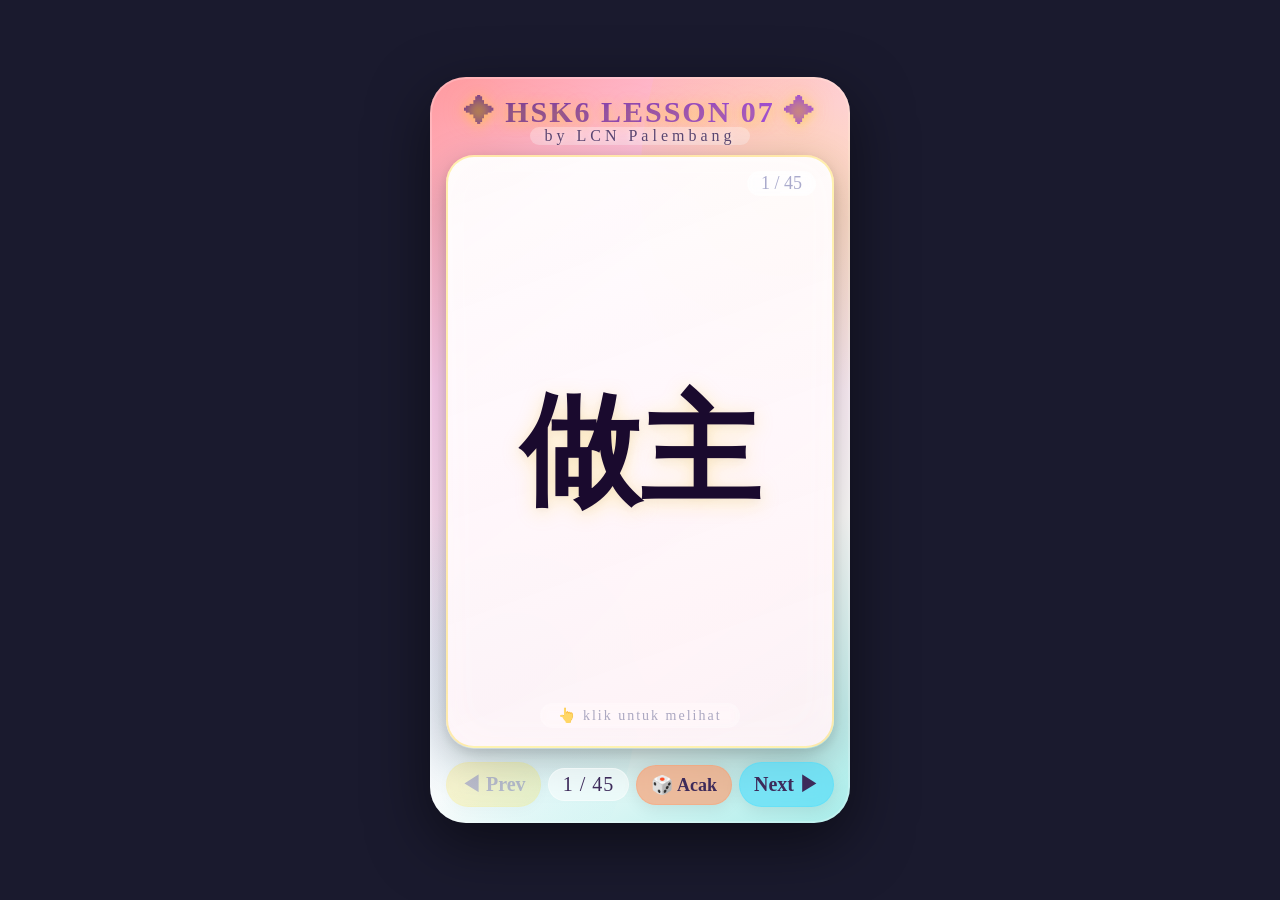
<file: data/wo7/KOSAKATA HSK6 BAB 07.html>
<!DOCTYPE html>
<html lang="zh-CN">
<head>
    <meta charset="UTF-8" />
    <meta name="viewport" content="width=device-width, initial-scale=1.0, maximum-scale=1.0, user-scalable=no" />
    <title>HSK6 LESSON 07 - 交互词汇卡</title>
    <style>
        /* ===== 全局重置 & 基础 ===== */
        *,
        *::before,
        *::after {
            margin: 0;
            padding: 0;
            box-sizing: border-box;
        }

        body {
            display: flex;
            justify-content: center;
            align-items: center;
            min-height: 100vh;
            background: #1a1a2e;
            font-family: 'SimSun', 'NSimSun', '宋体', serif;
            padding: 12px;
        }

        .phone-frame {
            position: relative;
            width: 100%;
            max-width: 420px;
            aspect-ratio: 9 / 16;
            background: linear-gradient(145deg, #ff9a9e 0%, #fecfef 30%, #fdfcfb 70%, #a8edea 100%);
            border-radius: 36px;
            box-shadow: 0 20px 60px rgba(0, 0, 0, 0.5), 0 0 0 2px rgba(255, 255, 255, 0.2) inset;
            padding: 18px 16px 16px 16px;
            display: flex;
            flex-direction: column;
            overflow: hidden;
            transition: background 0.6s ease;
        }

        .phone-frame::before {
            content: '';
            position: absolute;
            top: -20%;
            right: -20%;
            width: 70%;
            height: 70%;
            background: radial-gradient(circle, rgba(255, 215, 0, 0.25) 0%, transparent 70%);
            border-radius: 50%;
            pointer-events: none;
            z-index: 0;
        }
        .phone-frame::after {
            content: '';
            position: absolute;
            bottom: -10%;
            left: -10%;
            width: 60%;
            height: 60%;
            background: radial-gradient(circle, rgba(72, 219, 251, 0.20) 0%, transparent 70%);
            border-radius: 50%;
            pointer-events: none;
            z-index: 0;
        }

        .header {
            position: relative;
            z-index: 1;
            text-align: center;
            padding-bottom: 6px;
            flex-shrink: 0;
            user-select: none;
        }
        .header h1 {
            font-family: 'SimSun', 'NSimSun', '宋体', serif;
            font-size: clamp(18px, 4.2vw, 30px);
            font-weight: 700;
            color: #2d1b4e;
            text-shadow: 0 2px 12px rgba(255, 215, 0, 0.5), 0 0 30px rgba(255, 200, 0, 0.2);
            letter-spacing: 2px;
            background: linear-gradient(135deg, #6a3093, #a044ff);
            -webkit-background-clip: text;
            -webkit-text-fill-color: transparent;
            background-clip: text;
        }
        .header .sub {
            font-family: 'SimSun', 'NSimSun', '宋体', serif;
            font-size: clamp(10px, 2.2vw, 16px);
            color: #4a3a6a;
            letter-spacing: 4px;
            opacity: 0.9;
            font-weight: 400;
            margin-top: -2px;
            text-shadow: 0 1px 4px rgba(255, 255, 255, 0.6);
        }
        .header .sub span {
            display: inline-block;
            background: rgba(255, 255, 255, 0.35);
            padding: 0 14px;
            border-radius: 20px;
            backdrop-filter: blur(4px);
        }

        .card-wrapper {
            position: relative;
            z-index: 1;
            flex: 1;
            min-height: 0;
            perspective: 1200px;
            margin: 4px 0 8px 0;
            cursor: pointer;
        }

        .card-flipper {
            position: relative;
            width: 100%;
            height: 100%;
            transition: transform 0.65s cubic-bezier(0.23, 1, 0.32, 1);
            transform-style: preserve-3d;
            border-radius: 28px;
            box-shadow: 0 12px 40px rgba(0, 0, 0, 0.25), 0 4px 12px rgba(0, 0, 0, 0.1);
        }

        .card-flipper.flipped {
            transform: rotateY(180deg);
        }

        .card-face {
            position: absolute;
            top: 0;
            left: 0;
            width: 100%;
            height: 100%;
            backface-visibility: hidden;
            -webkit-backface-visibility: hidden;
            border-radius: 28px;
            display: flex;
            flex-direction: column;
            justify-content: center;
            align-items: center;
            padding: 24px 22px;
            overflow-y: auto;
            background: rgba(255, 255, 255, 0.92);
            backdrop-filter: blur(6px);
            border: 2px solid rgba(255, 255, 255, 0.6);
            box-shadow: inset 0 0 40px rgba(255, 255, 255, 0.3);
        }

        .card-front {
            background: linear-gradient(160deg, rgba(255, 255, 255, 0.95), rgba(255, 240, 245, 0.92));
            border: 2px solid rgba(255, 215, 0, 0.3);
        }
        .card-front .hanzi {
            font-family: 'SimSun', 'NSimSun', '宋体', serif;
            font-size: clamp(68px, 15vw, 120px);
            font-weight: 700;
            color: #1a0a2e;
            text-shadow: 0 4px 20px rgba(255, 200, 0, 0.25), 0 2px 8px rgba(0, 0, 0, 0.05);
            line-height: 1.2;
            text-align: center;
            word-break: break-word;
            transition: transform 0.3s ease;
        }
        .card-front .tap-hint {
            position: absolute;
            bottom: 18px;
            font-size: clamp(11px, 2vw, 14px);
            color: #8888aa;
            letter-spacing: 2px;
            opacity: 0.7;
            background: rgba(255, 255, 255, 0.5);
            padding: 4px 18px;
            border-radius: 30px;
            backdrop-filter: blur(4px);
            font-family: 'SimSun', 'NSimSun', '宋体', serif;
        }
        .card-front .index-badge {
            position: absolute;
            top: 14px;
            right: 16px;
            font-size: clamp(13px, 2.4vw, 18px);
            color: #aaaacc;
            font-weight: 300;
            background: rgba(255, 255, 255, 0.5);
            padding: 2px 14px;
            border-radius: 30px;
            backdrop-filter: blur(4px);
            font-family: 'SimSun', 'NSimSun', '宋体', serif;
        }

        .card-back {
            transform: rotateY(180deg);
            background: linear-gradient(160deg, #fefefe, #f5f0ff);
            border: 2px solid rgba(160, 120, 255, 0.25);
            justify-content: flex-start;
            padding-top: 20px;
            gap: 4px;
            overflow-y: auto;
        }
        .card-back::-webkit-scrollbar {
            width: 3px;
        }
        .card-back::-webkit-scrollbar-thumb {
            background: #c0b0d0;
            border-radius: 10px;
        }

        .card-back .back-pinyin {
            font-family: 'SimSun', 'NSimSun', '宋体', serif;
            font-size: clamp(22px, 5vw, 38px);
            color: #e85d75;
            font-weight: 600;
            letter-spacing: 2px;
            text-shadow: 0 1px 8px rgba(232, 93, 117, 0.15);
            margin-top: 4px;
        }
        .card-back .back-arti {
            font-family: 'SimSun', 'NSimSun', '宋体', serif;
            font-size: clamp(16px, 3.6vw, 28px);
            color: #2d1b4e;
            font-weight: 500;
            background: rgba(232, 93, 117, 0.08);
            padding: 4px 18px;
            border-radius: 30px;
            margin: 2px 0 8px 0;
            text-align: center;
        }

        .card-back .contoh-section {
            width: 100%;
            display: flex;
            flex-direction: column;
            align-items: center;
            gap: 2px;
            padding: 0 4px;
        }
        .card-back .contoh-label {
            font-family: 'SimSun', 'NSimSun', '宋体', serif;
            font-size: clamp(12px, 2.2vw, 16px);
            color: #8870aa;
            letter-spacing: 3px;
            font-weight: 400;
            opacity: 0.8;
        }
        .card-back .contoh-hanzi {
            font-family: 'SimSun', 'NSimSun', '宋体', serif;
            font-size: clamp(18px, 4vw, 32px);
            color: #1a0a2e;
            font-weight: 500;
            text-align: center;
            line-height: 1.5;
            padding: 4px 0;
            word-break: break-word;
        }
        .card-back .contoh-pinyin {
            font-family: 'SimSun', 'NSimSun', '宋体', serif;
            font-size: clamp(14px, 3vw, 22px);
            color: #e85d75;
            font-weight: 400;
            text-align: center;
            line-height: 1.5;
            opacity: 0.9;
            word-break: break-word;
        }
        .card-back .contoh-arti {
            font-family: 'SimSun', 'NSimSun', '宋体', serif;
            font-size: clamp(14px, 3vw, 22px);
            color: #4a3a6a;
            font-weight: 400;
            text-align: center;
            line-height: 1.5;
            background: rgba(160, 120, 255, 0.07);
            padding: 4px 16px;
            border-radius: 30px;
            margin-top: 2px;
            word-break: break-word;
        }

        .card-back .back-tap-hint {
            position: absolute;
            bottom: 14px;
            font-size: clamp(10px, 1.8vw, 13px);
            color: #aaaacc;
            letter-spacing: 1px;
            opacity: 0.6;
            background: rgba(255, 255, 255, 0.4);
            padding: 2px 16px;
            border-radius: 30px;
            font-family: 'SimSun', 'NSimSun', '宋体', serif;
        }

        .dot-deco {
            display: flex;
            gap: 6px;
            justify-content: center;
            margin: 2px 0 4px 0;
        }
        .dot-deco span {
            width: 6px;
            height: 6px;
            border-radius: 50%;
            background: #d0b0e0;
            opacity: 0.4;
        }
        .dot-deco span:nth-child(2) {
            background: #e85d75;
            opacity: 0.5;
        }
        .dot-deco span:nth-child(3) {
            background: #48dbfb;
            opacity: 0.4;
        }

        .card-back .content-wrap {
            width: 100%;
            display: flex;
            flex-direction: column;
            align-items: center;
            justify-content: center;
            flex: 1;
            gap: 2px;
            padding: 4px 0;
        }

        .highlight-word {
            color: #e85d75;
            font-weight: 700;
            text-shadow: 0 0 12px rgba(232, 93, 117, 0.15);
        }

        /* ===== 导航栏 ===== */
        .nav-bar {
            position: relative;
            z-index: 2;
            display: flex;
            align-items: center;
            justify-content: space-between;
            flex-shrink: 0;
            padding: 6px 0 0 0;
            gap: 4px;
            user-select: none;
        }

        .nav-btn {
            font-family: 'SimSun', 'NSimSun', '宋体', serif;
            background: rgba(255, 255, 255, 0.75);
            backdrop-filter: blur(8px);
            border: none;
            border-radius: 40px;
            padding: 8px 14px;
            font-size: clamp(13px, 2.8vw, 20px);
            font-weight: 600;
            color: #3d2a5a;
            cursor: pointer;
            transition: all 0.25s ease;
            box-shadow: 0 4px 16px rgba(0, 0, 0, 0.08);
            display: flex;
            align-items: center;
            gap: 2px;
            border: 1px solid rgba(255, 255, 255, 0.6);
            min-width: 44px;
            justify-content: center;
            white-space: nowrap;
        }
        .nav-btn:hover:not(:disabled) {
            transform: translateY(-2px) scale(1.03);
            box-shadow: 0 8px 28px rgba(0, 0, 0, 0.15);
            background: rgba(255, 255, 255, 0.95);
        }
        .nav-btn:active:not(:disabled) {
            transform: scale(0.94);
        }
        .nav-btn:disabled {
            opacity: 0.3;
            cursor: not-allowed;
            transform: none !important;
        }

        .nav-btn.prev-btn {
            background: rgba(255, 215, 0, 0.6);
            border-color: rgba(255, 215, 0, 0.3);
        }
        .nav-btn.prev-btn:hover:not(:disabled) {
            background: rgba(255, 215, 0, 0.85);
        }

        .nav-btn.next-btn {
            background: rgba(72, 219, 251, 0.6);
            border-color: rgba(72, 219, 251, 0.3);
        }
        .nav-btn.next-btn:hover:not(:disabled) {
            background: rgba(72, 219, 251, 0.85);
        }

        .nav-btn.random-btn {
            background: rgba(255, 150, 100, 0.6);
            border-color: rgba(255, 150, 100, 0.3);
            font-size: clamp(12px, 2.6vw, 18px);
        }
        .nav-btn.random-btn:hover:not(:disabled) {
            background: rgba(255, 150, 100, 0.85);
        }

        .nav-counter {
            font-family: 'SimSun', 'NSimSun', '宋体', serif;
            font-size: clamp(13px, 2.6vw, 20px);
            color: #3d2a5a;
            font-weight: 500;
            background: rgba(255, 255, 255, 0.5);
            backdrop-filter: blur(4px);
            padding: 4px 14px;
            border-radius: 40px;
            border: 1px solid rgba(255, 255, 255, 0.4);
            min-width: 50px;
            text-align: center;
            letter-spacing: 1px;
        }

        /* ===== 响应式 ===== */
        @media (max-width: 440px) {
            .phone-frame {
                border-radius: 24px;
                padding: 12px 10px 10px 10px;
            }
            .card-face {
                padding: 16px 12px;
                border-radius: 20px;
            }
            .card-flipper {
                border-radius: 20px;
            }
            .nav-btn {
                padding: 5px 10px;
                min-width: 36px;
                border-radius: 30px;
                font-size: clamp(11px, 2.4vw, 16px);
            }
            .nav-counter {
                min-width: 40px;
                padding: 2px 10px;
                font-size: clamp(10px, 2vw, 14px);
            }
        }

        @media (max-height: 700px) {
            .header h1 {
                font-size: clamp(14px, 3.6vw, 20px);
            }
            .header .sub {
                font-size: clamp(8px, 1.8vw, 12px);
            }
            .card-front .hanzi {
                font-size: clamp(48px, 12vw, 80px);
            }
            .card-back .back-pinyin {
                font-size: clamp(16px, 4vw, 26px);
            }
            .card-back .back-arti {
                font-size: clamp(12px, 3vw, 20px);
            }
            .card-back .contoh-hanzi {
                font-size: clamp(14px, 3.2vw, 22px);
            }
            .card-back .contoh-pinyin {
                font-size: clamp(11px, 2.4vw, 16px);
            }
            .card-back .contoh-arti {
                font-size: clamp(11px, 2.4vw, 16px);
            }
        }

        @media (max-height: 600px) {
            .card-front .hanzi {
                font-size: clamp(36px, 10vw, 60px);
            }
            .card-back .back-pinyin {
                font-size: clamp(14px, 3.2vw, 20px);
            }
            .card-back .back-arti {
                font-size: clamp(10px, 2.4vw, 16px);
            }
            .card-back .contoh-hanzi {
                font-size: clamp(12px, 2.6vw, 18px);
            }
            .card-back .contoh-pinyin {
                font-size: clamp(10px, 2vw, 14px);
            }
            .card-back .contoh-arti {
                font-size: clamp(10px, 2vw, 14px);
            }
            .header h1 {
                font-size: clamp(12px, 3vw, 16px);
            }
            .header .sub {
                font-size: clamp(7px, 1.4vw, 10px);
            }
        }

        .card-wrapper:active .card-front .hanzi {
            transform: scale(0.96);
        }
        .card-back {
            scrollbar-width: thin;
        }
    </style>
</head>
<body>

    <div class="phone-frame" id="app">

        <div class="header">
            <h1>✦ HSK6 LESSON 07 ✦</h1>
            <div class="sub"><span>by LCN Palembang</span></div>
        </div>

        <div class="card-wrapper" id="cardWrapper">
            <div class="card-flipper" id="cardFlipper">

                <div class="card-face card-front">
                    <div class="index-badge" id="frontIndex">1 / 45</div>
                    <div class="hanzi" id="hanziDisplay">做主</div>
                    <div class="tap-hint">👆  klik untuk melihat</div>
                </div>

                <div class="card-face card-back" id="cardBack">
                    <div class="content-wrap">
                        <div class="back-pinyin" id="pinyinDisplay">zuòzhǔ</div>
                        <div class="back-arti" id="artiDisplay">membuat keputusan</div>
                        <div class="dot-deco">
                            <span></span><span></span><span></span>
                        </div>
                        <div class="contoh-section">
                            <div class="contoh-label">—  Contoh Kalimat  —</div>
                            <div class="contoh-hanzi" id="contohHanzi">这件事情我做不了主。</div>
                            <div class="contoh-pinyin" id="contohPinyin">Zhè jiàn shìqing wǒ zuò bù liǎo zhǔ.</div>
                            <div class="contoh-arti" id="contohArti">Saya tidak bisa membuat keputusan tentang hal ini.</div>
                        </div>
                    </div>
                    <div class="back-tap-hint">👆  klik untuk kembali</div>
                </div>

            </div>
        </div>

        <div class="nav-bar">
            <button class="nav-btn prev-btn" id="prevBtn" disabled>◀ Prev</button>
            <div class="nav-counter" id="navCounter">1 / 45</div>
            <button class="nav-btn random-btn" id="randomBtn">🎲 Acak</button>
            <button class="nav-btn next-btn" id="nextBtn">Next ▶</button>
        </div>

    </div>

    <script>
        // ============================================================
        //  DATA KOSAKATA HSK6 LESSON 07 (45 kata)
        // ============================================================
        const baseData = [{
            hanzi: '做主',
            pinyin: 'zuòzhǔ',
            arti: 'membuat keputusan',
            contoh: '这件事情我做不了主。',
            contohPinyin: 'Zhè jiàn shìqing wǒ zuò bù liǎo zhǔ.',
            contohArti: 'Saya tidak bisa membuat keputusan tentang hal ini.'
        }, {
            hanzi: '伤脑筋',
            pinyin: 'shānɡnǎojīn',
            arti: 'pusing memikirkan sesuatu',
            contoh: '这个问题真让人伤脑筋。',
            contohPinyin: 'Zhège wèntí zhēn ràng rén shāngnǎojīn.',
            contohArti: 'Masalah ini benar-benar membuat pusing.'
        }, {
            hanzi: '枯燥',
            pinyin: 'kūzào',
            arti: 'hambar, membosankan',
            contoh: '这本书内容很枯燥。',
            contohPinyin: 'Zhè běn shū nèiróng hěn kūzào.',
            contohArti: 'Isi buku ini sangat membosankan.'
        }, {
            hanzi: '擅长',
            pinyin: 'shànchánɡ',
            arti: 'ahli, pandai, mahir',
            contoh: '他擅长弹钢琴。',
            contohPinyin: 'Tā shàncháng tán gāngqín.',
            contohArti: 'Dia mahir bermain piano.'
        }, {
            hanzi: '成本',
            pinyin: 'chénɡběn',
            arti: 'modal pokok',
            contoh: '这个产品的成本很高。',
            contohPinyin: 'Zhège chǎnpǐn de chéngběn hěn gāo.',
            contohArti: 'Biaya produksi produk ini sangat tinggi.'
        }, {
            hanzi: '急躁',
            pinyin: 'jízào',
            arti: 'mudah tersinggung',
            contoh: '他性格急躁，容易发脾气。',
            contohPinyin: 'Tā xìnggé jízào, róngyì fā píqi.',
            contohArti: 'Dia temperamental dan mudah marah.'
        }, {
            hanzi: '顾虑',
            pinyin: 'ɡùlǜ',
            arti: 'kuatir, cemas',
            contoh: '他有很多顾虑，不敢做决定。',
            contohPinyin: 'Tā yǒu hěnduō gùlǜ, bùgǎn zuò juédìng.',
            contohArti: 'Dia punya banyak kekhawatiran, tidak berani mengambil keputusan.'
        }, {
            hanzi: '过度',
            pinyin: 'ɡuòdù',
            arti: 'terlampau, kelewat batas',
            contoh: '过度劳累对身体不好。',
            contohPinyin: 'Guòdù láolèi duì shēntǐ bù hǎo.',
            contohArti: 'Terlalu lelah tidak baik untuk kesehatan.'
        }, {
            hanzi: '致使',
            pinyin: 'zhìshǐ',
            arti: 'Menyebabkan',
            contoh: '他的疏忽致使项目失败。',
            contohPinyin: 'Tā de shūhū zhìshǐ xiàngmù shībài.',
            contohArti: 'Kelalaiannya menyebabkan kegagalan proyek.'
        }, {
            hanzi: '终身',
            pinyin: 'zhōnɡshēn',
            arti: 'seumur hidup',
            contoh: '这件事影响了他终身。',
            contohPinyin: 'Zhè jiàn shì yǐngxiǎng le tā zhōngshēn.',
            contohArti: 'Hal ini mempengaruhinya seumur hidup.'
        }, {
            hanzi: '悔恨',
            pinyin: 'huǐhèn',
            arti: 'penuh rasa penyesalan',
            contoh: '他悔恨当初的决定。',
            contohPinyin: 'Tā huǐhèn dāngchū de juédìng.',
            contohArti: 'Dia menyesali keputusannya saat itu.'
        }, {
            hanzi: '类似',
            pinyin: 'lèisì',
            arti: 'serupa, mirip dengan',
            contoh: '这两个问题很类似。',
            contohPinyin: 'Zhè liǎng gè wèntí hěn lèisì.',
            contohArti: 'Kedua masalah ini sangat mirip.'
        }, {
            hanzi: '并非',
            pinyin: 'bìnɡfēi',
            arti: 'tidak harus',
            contoh: '他并非不想帮忙，只是没时间。',
            contohPinyin: 'Tā bìngfēi bù xiǎng bāngmáng, zhǐshì méi shíjiān.',
            contohArti: 'Dia bukan tidak mau membantu, hanya tidak ada waktu.'
        }, {
            hanzi: '精确',
            pinyin: 'jīnɡquè',
            arti: 'akurat',
            contoh: '他的计算非常精确。',
            contohPinyin: 'Tā de jìsuàn fēicháng jīngquè.',
            contohArti: 'Perhitungannya sangat akurat.'
        }, {
            hanzi: '天生',
            pinyin: 'tiānshēnɡ',
            arti: 'dari pembawaan, sejak dilahirkan',
            contoh: '她天生有一副好嗓子。',
            contohPinyin: 'Tā tiānshēng yǒu yī fù hǎo sǎngzi.',
            contohArti: 'Dia memiliki suara yang bagus sejak lahir.'
        }, {
            hanzi: '挫折',
            pinyin: 'cuòzhé',
            arti: 'kekalahan',
            contoh: '他经历了很多挫折。',
            contohPinyin: 'Tā jīnglì le hěnduō cuòzhé.',
            contohArti: 'Dia mengalami banyak kegagalan.'
        }, {
            hanzi: '意志',
            pinyin: 'yìzhì',
            arti: 'bertekad',
            contoh: '他的意志非常坚定。',
            contohPinyin: 'Tā de yìzhì fēicháng jiāndìng.',
            contohArti: 'Tekadnya sangat kuat.'
        }, {
            hanzi: '敏锐',
            pinyin: 'mǐnruì',
            arti: 'tajam',
            contoh: '他具有敏锐的观察力。',
            contohPinyin: 'Tā jùyǒu mǐnruì de guānchálì.',
            contohArti: 'Dia memiliki daya pengamatan yang tajam.'
        }, {
            hanzi: '畏惧',
            pinyin: 'wèijù',
            arti: 'takut, gentar',
            contoh: '他从不畏惧困难。',
            contohPinyin: 'Tā cóng bù wèijù kùnnán.',
            contohArti: 'Dia tidak pernah takut pada kesulitan.'
        }, {
            hanzi: '勇于',
            pinyin: 'yǒnɡyú',
            arti: 'berani',
            contoh: '我们应该勇于承担责任。',
            contohPinyin: 'Wǒmen yīnggāi yǒngyú chéngdān zérèn.',
            contohArti: 'Kita harus berani bertanggung jawab.'
        }, {
            hanzi: '伴随',
            pinyin: 'bànsuí',
            arti: 'menyertai',
            contoh: '音乐伴随他度过美好时光。',
            contohPinyin: 'Yīnyuè bànsuí tā dùguò měihǎo shíguāng.',
            contohArti: 'Musik menyertainya melewati waktu yang indah.'
        }, {
            hanzi: '日益',
            pinyin: 'rìyì',
            arti: 'Hari demi hari',
            contoh: '两国关系日益密切。',
            contohPinyin: 'Liǎng guó guānxì rìyì mìqiè.',
            contohArti: 'Hubungan kedua negara semakin erat hari demi hari.'
        }, {
            hanzi: '昔日',
            pinyin: 'xīrì',
            arti: 'dimasa lalu, dahulu kala',
            contoh: '昔日的好友如今已各奔东西。',
            contohPinyin: 'Xīrì de hǎoyǒu rújīn yǐ gèbèn dōngxi.',
            contohArti: 'Sahabat lama sekarang sudah berpisah.'
        }, {
            hanzi: '风光',
            pinyin: 'fēnɡɡuānɡ',
            arti: 'menakjubkan',
            contoh: '这里的自然风光非常迷人。',
            contohPinyin: 'Zhèlǐ de zìrán fēngguāng fēicháng mírén.',
            contohArti: 'Pemandangan alam di sini sangat memukau.'
        }, {
            hanzi: '亏损',
            pinyin: 'kuīsǔn',
            arti: 'kerugian, defisit',
            contoh: '公司今年亏损严重。',
            contohPinyin: 'Gōngsī jīnnián kuīsǔn yánzhòng.',
            contohArti: 'Perusahaan mengalami kerugian besar tahun ini.'
        }, {
            hanzi: '倒闭',
            pinyin: 'dǎobì',
            arti: 'bangkrut, gulung tikar',
            contoh: '那家商店已经倒闭了。',
            contohPinyin: 'Nà jiā shāngdiàn yǐjīng dǎobì le.',
            contohArti: 'Toko itu sudah bangkrut.'
        }, {
            hanzi: '金融',
            pinyin: 'jīnrónɡ',
            arti: 'moneter, perbankan',
            contoh: '他在金融行业工作。',
            contohPinyin: 'Tā zài jīnróng hángyè gōngzuò.',
            contohArti: 'Dia bekerja di industri keuangan.'
        }, {
            hanzi: '危机',
            pinyin: 'wēijī',
            arti: 'krisis',
            contoh: '国家面临经济危机。',
            contohPinyin: 'Guójiā miànlín jīngjì wēijī.',
            contohArti: 'Negara menghadapi krisis ekonomi.'
        }, {
            hanzi: '盈利',
            pinyin: 'yínɡlì',
            arti: 'keuntungan, laba',
            contoh: '公司今年实现了盈利。',
            contohPinyin: 'Gōngsī jīnnián shíxiàn le yínglì.',
            contohArti: 'Perusahaan mencapai keuntungan tahun ini.'
        }, {
            hanzi: '运行',
            pinyin: 'yùnxínɡ',
            arti: 'beredar, berjalan',
            contoh: '机器运行正常。',
            contohPinyin: 'Jīqì yùnxíng zhèngcháng.',
            contohArti: 'Mesin berjalan normal.'
        }, {
            hanzi: '裁员',
            pinyin: 'cáiyuán',
            arti: 'merumahkan karyawan',
            contoh: '公司被迫裁员。',
            contohPinyin: 'Gōngsī bèipò cáiyuán.',
            contohArti: 'Perusahaan terpaksa merumahkan karyawan.'
        }, {
            hanzi: '意味着',
            pinyin: 'yìwèizhe',
            arti: 'bermakna',
            contoh: '成功意味着努力和坚持。',
            contohPinyin: 'Chénggōng yìwèizhe nǔlì hé jiānchí.',
            contohArti: 'Kesuksesan berarti kerja keras dan ketekunan.'
        }, {
            hanzi: '英明',
            pinyin: 'yīnɡ mínɡ',
            arti: 'bijaksana',
            contoh: '领导的决定非常英明。',
            contohPinyin: 'Lǐngdǎo de juédìng fēicháng yīngmíng.',
            contohArti: 'Keputusan pemimpin sangat bijaksana.'
        }, {
            hanzi: '称心如意',
            pinyin: 'chēnxīn-rúyì',
            arti: 'puas seperti yang diinginkan',
            contoh: '他终于找到了称心如意的工作。',
            contohPinyin: 'Tā zhōngyú zhǎodào le chēnxīn-rúyì de gōngzuò.',
            contohArti: 'Dia akhirnya menemukan pekerjaan yang memuaskan sesuai keinginannya.'
        }, {
            hanzi: '除',
            pinyin: 'chú',
            arti: 'Selain, kecuali',
            contoh: '除了他，大家都来了。',
            contohPinyin: 'Chúle tā, dàjiā dōu lái le.',
            contohArti: 'Semua orang datang kecuali dia.'
        }, {
            hanzi: '争先恐后',
            pinyin: 'zhēnɡxiān-kǒnɡhòu',
            arti: 'berbondong2, bergegas',
            contoh: '学生们争先恐后地回答问题。',
            contohPinyin: 'Xuéshēngmen zhēngxiān-kǒnghòu de huídá wèntí.',
            contohArti: 'Para siswa bergegas menjawab pertanyaan.'
        }, {
            hanzi: '热门',
            pinyin: 'rèmén',
            arti: 'populer',
            contoh: '这个专业很热门。',
            contohPinyin: 'Zhège zhuānyè hěn rèmén.',
            contohArti: 'Jurusan ini sangat populer.'
        }, {
            hanzi: '以致',
            pinyin: 'yǐzhì',
            arti: 'Akibatnya',
            contoh: '他学习太刻苦，以致身体累垮了。',
            contohPinyin: 'Tā xuéxí tài kèkǔ, yǐzhì shēntǐ lèi kuǎ le.',
            contohArti: 'Dia belajar terlalu keras, akibatnya tubuhnya lelah.'
        }, {
            hanzi: '饱和',
            pinyin: 'bǎohé',
            arti: 'jenuh',
            contoh: '市场已经饱和了。',
            contohPinyin: 'Shìchǎng yǐjīng bǎohé le.',
            contohArti: 'Pasar sudah jenuh.'
        }, {
            hanzi: '就业',
            pinyin: 'jiùyè',
            arti: 'mencari pekerjaan',
            contoh: '大学生就业形势严峻。',
            contohPinyin: 'Dàxuéshēng jiùyè xíngshì yánjùn.',
            contohArti: 'Situasi lapangan kerja bagi mahasiswa sangat berat.'
        }, {
            hanzi: '及早',
            pinyin: 'jízǎo',
            arti: 'Sedini, secepat mungkin',
            contoh: '我们应该及早做好准备。',
            contohPinyin: 'Wǒmen yīnggāi jízǎo zuòhǎo zhǔnbèi.',
            contohArti: 'Kita harus mempersiapkan diri sedini mungkin.'
        }, {
            hanzi: '机遇',
            pinyin: 'jīyù',
            arti: 'momentum, kesempatan baik',
            contoh: '他抓住了这个难得的机遇。',
            contohPinyin: 'Tā zhuāzhù le zhège nándé de jīyù.',
            contohArti: 'Dia menangkap kesempatan langka ini.'
        }, {
            hanzi: '心灵',
            pinyin: 'xīnlínɡ',
            arti: 'jiwa, batin',
            contoh: '艺术能净化人的心灵。',
            contohPinyin: 'Yìshù néng jìnghuà rén de xīnlíng.',
            contohArti: 'Seni dapat memurnikan jiwa manusia.'
        }, {
            hanzi: '免疫',
            pinyin: 'miǎnyì',
            arti: 'kekebalan tubuh',
            contoh: '接种疫苗可以提高免疫力。',
            contohPinyin: 'Jiēzhòng yìmiáo kěyǐ tígāo miǎnyì lì.',
            contohArti: 'Vaksinasi dapat meningkatkan kekebalan tubuh.'
        }, {
            hanzi: '决策',
            pinyin: 'juécè',
            arti: 'mengambil keputusan strategis',
            contoh: '领导层正在制定决策。',
            contohPinyin: 'Lǐngdǎocéng zhèngzài zhìdìng juécè.',
            contohArti: 'Para pemimpin sedang membuat keputusan strategis.'
        }];

        // ============================================================
        //  STATE
        // ============================================================
        let currentData = [...baseData];
        let currentIndex = 0;
        const total = baseData.length;

        // DOM refs
        const cardFlipper = document.getElementById('cardFlipper');
        const cardWrapper = document.getElementById('cardWrapper');
        const hanziDisplay = document.getElementById('hanziDisplay');
        const frontIndex = document.getElementById('frontIndex');
        const pinyinDisplay = document.getElementById('pinyinDisplay');
        const artiDisplay = document.getElementById('artiDisplay');
        const contohHanzi = document.getElementById('contohHanzi');
        const contohPinyin = document.getElementById('contohPinyin');
        const contohArti = document.getElementById('contohArti');
        const navCounter = document.getElementById('navCounter');
        const prevBtn = document.getElementById('prevBtn');
        const nextBtn = document.getElementById('nextBtn');
        const randomBtn = document.getElementById('randomBtn');

        let isFlipped = false;

        // ============================================================
        //  RENDER
        // ============================================================
        function renderCard(index) {
            const data = currentData[index];
            if (!data) return;

            hanziDisplay.textContent = data.hanzi;
            frontIndex.textContent = `${index + 1} / ${total}`;

            pinyinDisplay.textContent = data.pinyin;
            artiDisplay.textContent = data.arti;

            // Highlight target
            const target = data.hanzi;
            let contohHtml = data.contoh;
            if (target.length === 1) {
                const regex = new RegExp(target, 'g');
                contohHtml = contohHtml.replace(regex, `<span class="highlight-word">${target}</span>`);
            } else {
                const regex = new RegExp(target, 'g');
                contohHtml = contohHtml.replace(regex, `<span class="highlight-word">${target}</span>`);
            }
            contohHanzi.innerHTML = contohHtml;

            contohPinyin.textContent = data.contohPinyin;
            contohArti.textContent = data.contohArti;

            navCounter.textContent = `${index + 1} / ${total}`;
            prevBtn.disabled = (index === 0);
            nextBtn.disabled = (index === total - 1);

            if (isFlipped) {
                cardFlipper.classList.remove('flipped');
                isFlipped = false;
            }
        }

        function goTo(index) {
            if (index < 0 || index >= total) return;
            currentIndex = index;
            renderCard(currentIndex);
        }

        function nextCard() {
            if (currentIndex < total - 1) goTo(currentIndex + 1);
        }

        function prevCard() {
            if (currentIndex > 0) goTo(currentIndex - 1);
        }

        // ============================================================
        //  SHUFFLE
        // ============================================================
        function shuffleArray(arr) {
            for (let i = arr.length - 1; i > 0; i--) {
                const j = Math.floor(Math.random() * (i + 1));
                [arr[i], arr[j]] = [arr[j], arr[i]];
            }
            return arr;
        }

        function shuffleCards() {
            shuffleArray(currentData);
            currentIndex = 0;
            renderCard(0);
        }

        // ============================================================
        //  FLIP
        // ============================================================
        function toggleFlip(e) {
            if (e.target.closest('.nav-btn') || e.target.closest('.nav-bar')) return;
            cardFlipper.classList.toggle('flipped');
            isFlipped = !isFlipped;
        }

        // ============================================================
        //  KEYBOARD
        // ============================================================
        function handleKeydown(e) {
            if (e.key === 'ArrowRight') { e.preventDefault();
                nextCard(); }
            if (e.key === 'ArrowLeft') { e.preventDefault();
                prevCard(); }
            if (e.key === ' ' || e.key === 'Enter') { e.preventDefault();
                toggleFlip(e); }
        }

        // ============================================================
        //  INIT
        // ============================================================
        cardWrapper.addEventListener('click', toggleFlip);
        prevBtn.addEventListener('click', (e) => { e.stopPropagation();
            prevCard(); });
        nextBtn.addEventListener('click', (e) => { e.stopPropagation();
            nextCard(); });
        randomBtn.addEventListener('click', (e) => {
            e.stopPropagation();
            shuffleCards();
        });
        document.addEventListener('keydown', handleKeydown);

        renderCard(0);

        // ============================================================
        //  SWIPE
        // ============================================================
        let touchStartX = 0;
        let touchStartY = 0;
        const wrapper = document.querySelector('.phone-frame');

        wrapper.addEventListener('touchstart', (e) => {
            const touch = e.touches[0];
            touchStartX = touch.clientX;
            touchStartY = touch.clientY;
        }, { passive: true });

        wrapper.addEventListener('touchend', (e) => {
            if (touchStartX === 0) return;
            const touchEnd = e.changedTouches[0];
            const deltaX = touchEnd.clientX - touchStartX;
            const deltaY = touchEnd.clientY - touchStartY;
            if (Math.abs(deltaX) > Math.abs(deltaY) && Math.abs(deltaX) > 40) {
                if (deltaX < 0) nextCard();
                else prevCard();
            }
            touchStartX = 0;
            touchStartY = 0;
        }, { passive: true });

        console.log(`✅ HSK6 LESSON 07 — ${total} kosakata siap!`);
        console.log('🎲 Tombol "Acak" untuk mengubah urutan.');
    </script>

</body>
</html>
</file>
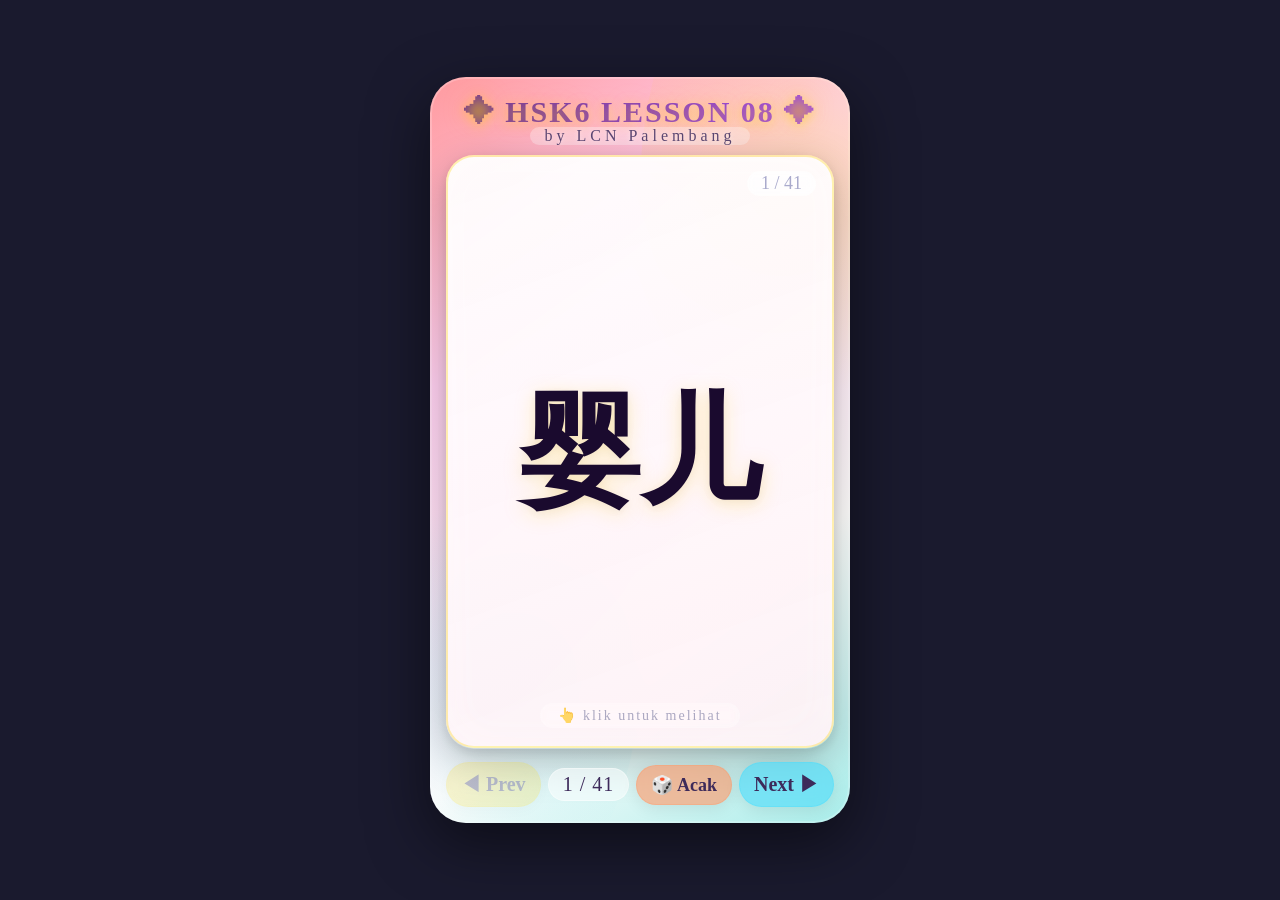
<file: data/wo8/KOSAKATA HSK6 BAB 08.html>
<!DOCTYPE html>
<html lang="zh-CN">
<head>
    <meta charset="UTF-8" />
    <meta name="viewport" content="width=device-width, initial-scale=1.0, maximum-scale=1.0, user-scalable=no" />
    <title>HSK6 LESSON 08 - 交互词汇卡</title>
    <style>
        /* ===== 全局重置 & 基础 ===== */
        *,
        *::before,
        *::after {
            margin: 0;
            padding: 0;
            box-sizing: border-box;
        }

        body {
            display: flex;
            justify-content: center;
            align-items: center;
            min-height: 100vh;
            background: #1a1a2e;
            font-family: 'SimSun', 'NSimSun', '宋体', serif;
            padding: 12px;
        }

        .phone-frame {
            position: relative;
            width: 100%;
            max-width: 420px;
            aspect-ratio: 9 / 16;
            background: linear-gradient(145deg, #ff9a9e 0%, #fecfef 30%, #fdfcfb 70%, #a8edea 100%);
            border-radius: 36px;
            box-shadow: 0 20px 60px rgba(0, 0, 0, 0.5), 0 0 0 2px rgba(255, 255, 255, 0.2) inset;
            padding: 18px 16px 16px 16px;
            display: flex;
            flex-direction: column;
            overflow: hidden;
            transition: background 0.6s ease;
        }

        .phone-frame::before {
            content: '';
            position: absolute;
            top: -20%;
            right: -20%;
            width: 70%;
            height: 70%;
            background: radial-gradient(circle, rgba(255, 215, 0, 0.25) 0%, transparent 70%);
            border-radius: 50%;
            pointer-events: none;
            z-index: 0;
        }
        .phone-frame::after {
            content: '';
            position: absolute;
            bottom: -10%;
            left: -10%;
            width: 60%;
            height: 60%;
            background: radial-gradient(circle, rgba(72, 219, 251, 0.20) 0%, transparent 70%);
            border-radius: 50%;
            pointer-events: none;
            z-index: 0;
        }

        .header {
            position: relative;
            z-index: 1;
            text-align: center;
            padding-bottom: 6px;
            flex-shrink: 0;
            user-select: none;
        }
        .header h1 {
            font-family: 'SimSun', 'NSimSun', '宋体', serif;
            font-size: clamp(18px, 4.2vw, 30px);
            font-weight: 700;
            color: #2d1b4e;
            text-shadow: 0 2px 12px rgba(255, 215, 0, 0.5), 0 0 30px rgba(255, 200, 0, 0.2);
            letter-spacing: 2px;
            background: linear-gradient(135deg, #6a3093, #a044ff);
            -webkit-background-clip: text;
            -webkit-text-fill-color: transparent;
            background-clip: text;
        }
        .header .sub {
            font-family: 'SimSun', 'NSimSun', '宋体', serif;
            font-size: clamp(10px, 2.2vw, 16px);
            color: #4a3a6a;
            letter-spacing: 4px;
            opacity: 0.9;
            font-weight: 400;
            margin-top: -2px;
            text-shadow: 0 1px 4px rgba(255, 255, 255, 0.6);
        }
        .header .sub span {
            display: inline-block;
            background: rgba(255, 255, 255, 0.35);
            padding: 0 14px;
            border-radius: 20px;
            backdrop-filter: blur(4px);
        }

        .card-wrapper {
            position: relative;
            z-index: 1;
            flex: 1;
            min-height: 0;
            perspective: 1200px;
            margin: 4px 0 8px 0;
            cursor: pointer;
        }

        .card-flipper {
            position: relative;
            width: 100%;
            height: 100%;
            transition: transform 0.65s cubic-bezier(0.23, 1, 0.32, 1);
            transform-style: preserve-3d;
            border-radius: 28px;
            box-shadow: 0 12px 40px rgba(0, 0, 0, 0.25), 0 4px 12px rgba(0, 0, 0, 0.1);
        }

        .card-flipper.flipped {
            transform: rotateY(180deg);
        }

        .card-face {
            position: absolute;
            top: 0;
            left: 0;
            width: 100%;
            height: 100%;
            backface-visibility: hidden;
            -webkit-backface-visibility: hidden;
            border-radius: 28px;
            display: flex;
            flex-direction: column;
            justify-content: center;
            align-items: center;
            padding: 24px 22px;
            overflow-y: auto;
            background: rgba(255, 255, 255, 0.92);
            backdrop-filter: blur(6px);
            border: 2px solid rgba(255, 255, 255, 0.6);
            box-shadow: inset 0 0 40px rgba(255, 255, 255, 0.3);
        }

        .card-front {
            background: linear-gradient(160deg, rgba(255, 255, 255, 0.95), rgba(255, 240, 245, 0.92));
            border: 2px solid rgba(255, 215, 0, 0.3);
        }
        .card-front .hanzi {
            font-family: 'SimSun', 'NSimSun', '宋体', serif;
            font-size: clamp(68px, 15vw, 120px);
            font-weight: 700;
            color: #1a0a2e;
            text-shadow: 0 4px 20px rgba(255, 200, 0, 0.25), 0 2px 8px rgba(0, 0, 0, 0.05);
            line-height: 1.2;
            text-align: center;
            word-break: break-word;
            transition: transform 0.3s ease;
        }
        .card-front .tap-hint {
            position: absolute;
            bottom: 18px;
            font-size: clamp(11px, 2vw, 14px);
            color: #8888aa;
            letter-spacing: 2px;
            opacity: 0.7;
            background: rgba(255, 255, 255, 0.5);
            padding: 4px 18px;
            border-radius: 30px;
            backdrop-filter: blur(4px);
            font-family: 'SimSun', 'NSimSun', '宋体', serif;
        }
        .card-front .index-badge {
            position: absolute;
            top: 14px;
            right: 16px;
            font-size: clamp(13px, 2.4vw, 18px);
            color: #aaaacc;
            font-weight: 300;
            background: rgba(255, 255, 255, 0.5);
            padding: 2px 14px;
            border-radius: 30px;
            backdrop-filter: blur(4px);
            font-family: 'SimSun', 'NSimSun', '宋体', serif;
        }

        .card-back {
            transform: rotateY(180deg);
            background: linear-gradient(160deg, #fefefe, #f5f0ff);
            border: 2px solid rgba(160, 120, 255, 0.25);
            justify-content: flex-start;
            padding-top: 20px;
            gap: 4px;
            overflow-y: auto;
        }
        .card-back::-webkit-scrollbar {
            width: 3px;
        }
        .card-back::-webkit-scrollbar-thumb {
            background: #c0b0d0;
            border-radius: 10px;
        }

        .card-back .back-pinyin {
            font-family: 'SimSun', 'NSimSun', '宋体', serif;
            font-size: clamp(22px, 5vw, 38px);
            color: #e85d75;
            font-weight: 600;
            letter-spacing: 2px;
            text-shadow: 0 1px 8px rgba(232, 93, 117, 0.15);
            margin-top: 4px;
        }
        .card-back .back-arti {
            font-family: 'SimSun', 'NSimSun', '宋体', serif;
            font-size: clamp(16px, 3.6vw, 28px);
            color: #2d1b4e;
            font-weight: 500;
            background: rgba(232, 93, 117, 0.08);
            padding: 4px 18px;
            border-radius: 30px;
            margin: 2px 0 8px 0;
            text-align: center;
        }

        .card-back .contoh-section {
            width: 100%;
            display: flex;
            flex-direction: column;
            align-items: center;
            gap: 2px;
            padding: 0 4px;
        }
        .card-back .contoh-label {
            font-family: 'SimSun', 'NSimSun', '宋体', serif;
            font-size: clamp(12px, 2.2vw, 16px);
            color: #8870aa;
            letter-spacing: 3px;
            font-weight: 400;
            opacity: 0.8;
        }
        .card-back .contoh-hanzi {
            font-family: 'SimSun', 'NSimSun', '宋体', serif;
            font-size: clamp(18px, 4vw, 32px);
            color: #1a0a2e;
            font-weight: 500;
            text-align: center;
            line-height: 1.5;
            padding: 4px 0;
            word-break: break-word;
        }
        .card-back .contoh-pinyin {
            font-family: 'SimSun', 'NSimSun', '宋体', serif;
            font-size: clamp(14px, 3vw, 22px);
            color: #e85d75;
            font-weight: 400;
            text-align: center;
            line-height: 1.5;
            opacity: 0.9;
            word-break: break-word;
        }
        .card-back .contoh-arti {
            font-family: 'SimSun', 'NSimSun', '宋体', serif;
            font-size: clamp(14px, 3vw, 22px);
            color: #4a3a6a;
            font-weight: 400;
            text-align: center;
            line-height: 1.5;
            background: rgba(160, 120, 255, 0.07);
            padding: 4px 16px;
            border-radius: 30px;
            margin-top: 2px;
            word-break: break-word;
        }

        .card-back .back-tap-hint {
            position: absolute;
            bottom: 14px;
            font-size: clamp(10px, 1.8vw, 13px);
            color: #aaaacc;
            letter-spacing: 1px;
            opacity: 0.6;
            background: rgba(255, 255, 255, 0.4);
            padding: 2px 16px;
            border-radius: 30px;
            font-family: 'SimSun', 'NSimSun', '宋体', serif;
        }

        .dot-deco {
            display: flex;
            gap: 6px;
            justify-content: center;
            margin: 2px 0 4px 0;
        }
        .dot-deco span {
            width: 6px;
            height: 6px;
            border-radius: 50%;
            background: #d0b0e0;
            opacity: 0.4;
        }
        .dot-deco span:nth-child(2) {
            background: #e85d75;
            opacity: 0.5;
        }
        .dot-deco span:nth-child(3) {
            background: #48dbfb;
            opacity: 0.4;
        }

        .card-back .content-wrap {
            width: 100%;
            display: flex;
            flex-direction: column;
            align-items: center;
            justify-content: center;
            flex: 1;
            gap: 2px;
            padding: 4px 0;
        }

        .highlight-word {
            color: #e85d75;
            font-weight: 700;
            text-shadow: 0 0 12px rgba(232, 93, 117, 0.15);
        }

        /* ===== 导航栏 ===== */
        .nav-bar {
            position: relative;
            z-index: 2;
            display: flex;
            align-items: center;
            justify-content: space-between;
            flex-shrink: 0;
            padding: 6px 0 0 0;
            gap: 4px;
            user-select: none;
        }

        .nav-btn {
            font-family: 'SimSun', 'NSimSun', '宋体', serif;
            background: rgba(255, 255, 255, 0.75);
            backdrop-filter: blur(8px);
            border: none;
            border-radius: 40px;
            padding: 8px 14px;
            font-size: clamp(13px, 2.8vw, 20px);
            font-weight: 600;
            color: #3d2a5a;
            cursor: pointer;
            transition: all 0.25s ease;
            box-shadow: 0 4px 16px rgba(0, 0, 0, 0.08);
            display: flex;
            align-items: center;
            gap: 2px;
            border: 1px solid rgba(255, 255, 255, 0.6);
            min-width: 44px;
            justify-content: center;
            white-space: nowrap;
        }
        .nav-btn:hover:not(:disabled) {
            transform: translateY(-2px) scale(1.03);
            box-shadow: 0 8px 28px rgba(0, 0, 0, 0.15);
            background: rgba(255, 255, 255, 0.95);
        }
        .nav-btn:active:not(:disabled) {
            transform: scale(0.94);
        }
        .nav-btn:disabled {
            opacity: 0.3;
            cursor: not-allowed;
            transform: none !important;
        }

        .nav-btn.prev-btn {
            background: rgba(255, 215, 0, 0.6);
            border-color: rgba(255, 215, 0, 0.3);
        }
        .nav-btn.prev-btn:hover:not(:disabled) {
            background: rgba(255, 215, 0, 0.85);
        }

        .nav-btn.next-btn {
            background: rgba(72, 219, 251, 0.6);
            border-color: rgba(72, 219, 251, 0.3);
        }
        .nav-btn.next-btn:hover:not(:disabled) {
            background: rgba(72, 219, 251, 0.85);
        }

        .nav-btn.random-btn {
            background: rgba(255, 150, 100, 0.6);
            border-color: rgba(255, 150, 100, 0.3);
            font-size: clamp(12px, 2.6vw, 18px);
        }
        .nav-btn.random-btn:hover:not(:disabled) {
            background: rgba(255, 150, 100, 0.85);
        }

        .nav-counter {
            font-family: 'SimSun', 'NSimSun', '宋体', serif;
            font-size: clamp(13px, 2.6vw, 20px);
            color: #3d2a5a;
            font-weight: 500;
            background: rgba(255, 255, 255, 0.5);
            backdrop-filter: blur(4px);
            padding: 4px 14px;
            border-radius: 40px;
            border: 1px solid rgba(255, 255, 255, 0.4);
            min-width: 50px;
            text-align: center;
            letter-spacing: 1px;
        }

        /* ===== 响应式 ===== */
        @media (max-width: 440px) {
            .phone-frame {
                border-radius: 24px;
                padding: 12px 10px 10px 10px;
            }
            .card-face {
                padding: 16px 12px;
                border-radius: 20px;
            }
            .card-flipper {
                border-radius: 20px;
            }
            .nav-btn {
                padding: 5px 10px;
                min-width: 36px;
                border-radius: 30px;
                font-size: clamp(11px, 2.4vw, 16px);
            }
            .nav-counter {
                min-width: 40px;
                padding: 2px 10px;
                font-size: clamp(10px, 2vw, 14px);
            }
        }

        @media (max-height: 700px) {
            .header h1 {
                font-size: clamp(14px, 3.6vw, 20px);
            }
            .header .sub {
                font-size: clamp(8px, 1.8vw, 12px);
            }
            .card-front .hanzi {
                font-size: clamp(48px, 12vw, 80px);
            }
            .card-back .back-pinyin {
                font-size: clamp(16px, 4vw, 26px);
            }
            .card-back .back-arti {
                font-size: clamp(12px, 3vw, 20px);
            }
            .card-back .contoh-hanzi {
                font-size: clamp(14px, 3.2vw, 22px);
            }
            .card-back .contoh-pinyin {
                font-size: clamp(11px, 2.4vw, 16px);
            }
            .card-back .contoh-arti {
                font-size: clamp(11px, 2.4vw, 16px);
            }
        }

        @media (max-height: 600px) {
            .card-front .hanzi {
                font-size: clamp(36px, 10vw, 60px);
            }
            .card-back .back-pinyin {
                font-size: clamp(14px, 3.2vw, 20px);
            }
            .card-back .back-arti {
                font-size: clamp(10px, 2.4vw, 16px);
            }
            .card-back .contoh-hanzi {
                font-size: clamp(12px, 2.6vw, 18px);
            }
            .card-back .contoh-pinyin {
                font-size: clamp(10px, 2vw, 14px);
            }
            .card-back .contoh-arti {
                font-size: clamp(10px, 2vw, 14px);
            }
            .header h1 {
                font-size: clamp(12px, 3vw, 16px);
            }
            .header .sub {
                font-size: clamp(7px, 1.4vw, 10px);
            }
        }

        .card-wrapper:active .card-front .hanzi {
            transform: scale(0.96);
        }
        .card-back {
            scrollbar-width: thin;
        }
    </style>
</head>
<body>

    <div class="phone-frame" id="app">

        <div class="header">
            <h1>✦ HSK6 LESSON 08 ✦</h1>
            <div class="sub"><span>by LCN Palembang</span></div>
        </div>

        <div class="card-wrapper" id="cardWrapper">
            <div class="card-flipper" id="cardFlipper">

                <div class="card-face card-front">
                    <div class="index-badge" id="frontIndex">1 / 41</div>
                    <div class="hanzi" id="hanziDisplay">婴儿</div>
                    <div class="tap-hint">👆  klik untuk melihat</div>
                </div>

                <div class="card-face card-back" id="cardBack">
                    <div class="content-wrap">
                        <div class="back-pinyin" id="pinyinDisplay">yīng'ér</div>
                        <div class="back-arti" id="artiDisplay">bayi</div>
                        <div class="dot-deco">
                            <span></span><span></span><span></span>
                        </div>
                        <div class="contoh-section">
                            <div class="contoh-label">—  Contoh Kalimat  —</div>
                            <div class="contoh-hanzi" id="contohHanzi">这个婴儿很可爱。</div>
                            <div class="contoh-pinyin" id="contohPinyin">Zhège yīng'ér hěn kě'ài.</div>
                            <div class="contoh-arti" id="contohArti">Bayi ini sangat lucu.</div>
                        </div>
                    </div>
                    <div class="back-tap-hint">👆  klik untuk kembali</div>
                </div>

            </div>
        </div>

        <div class="nav-bar">
            <button class="nav-btn prev-btn" id="prevBtn" disabled>◀ Prev</button>
            <div class="nav-counter" id="navCounter">1 / 41</div>
            <button class="nav-btn random-btn" id="randomBtn">🎲 Acak</button>
            <button class="nav-btn next-btn" id="nextBtn">Next ▶</button>
        </div>

    </div>

    <script>
        // ============================================================
        //  DATA KOSAKATA HSK6 LESSON 08 (41 kata)
        // ============================================================
        const baseData = [{
            hanzi: '婴儿',
            pinyin: 'yīng\'ér',
            arti: 'bayi',
            contoh: '这个婴儿很可爱。',
            contohPinyin: 'Zhège yīng\'ér hěn kě\'ài.',
            contohArti: 'Bayi ini sangat lucu.'
        }, {
            hanzi: '翻天覆地',
            pinyin: 'fāntiān-fùdì',
            arti: 'menggemparkan',
            contoh: '这里发生了翻天覆地的变化。',
            contohPinyin: 'Zhèlǐ fāshēng le fāntiān-fùdì de biànhuà.',
            contohArti: 'Perubahan yang menggemparkan terjadi di sini.'
        }, {
            hanzi: '更新',
            pinyin: 'ɡēnɡxīn',
            arti: 'regenerasi, menjadi baru',
            contoh: '电脑软件需要定期更新。',
            contohPinyin: 'Diànnǎo ruǎnjiàn xūyào dìngqī gēngxīn.',
            contohArti: 'Perangkat lunak komputer perlu diperbarui secara teratur.'
        }, {
            hanzi: '酒窝',
            pinyin: 'jiǔ wō',
            arti: 'lesung pipit',
            contoh: '她笑起来有两个酒窝。',
            contohPinyin: 'Tā xiào qǐlái yǒu liǎng gè jiǔwō.',
            contohArti: 'Dia memiliki dua lesung pipit saat tersenyum.'
        }, {
            hanzi: '蹦',
            pinyin: 'bènɡ',
            arti: 'meloncat',
            contoh: '孩子们在操场上蹦蹦跳跳。',
            contohPinyin: 'Háizimen zài cāochǎng shàng bèngbèng-tiàotiào.',
            contohArti: 'Anak-anak melompat-lompat di lapangan.'
        }, {
            hanzi: '跌',
            pinyin: 'diē',
            arti: 'jatuh, roboh',
            contoh: '他不小心跌倒了。',
            contohPinyin: 'Tā bù xiǎoxīn diēdǎo le.',
            contohArti: 'Dia tidak sengaja jatuh.'
        }, {
            hanzi: '疤',
            pinyin: 'bā',
            arti: 'bekas luka',
            contoh: '他的手上有一道疤。',
            contohPinyin: 'Tā de shǒu shàng yǒu yī dào bā.',
            contohArti: 'Ada bekas luka di tangannya.'
        }, {
            hanzi: '掩盖',
            pinyin: 'yǎnɡài',
            arti: 'menutup2i',
            contoh: '他试图掩盖自己的错误。',
            contohPinyin: 'Tā shìtú yǎngài zìjǐ de cuòwù.',
            contohArti: 'Dia mencoba menutupi kesalahannya.'
        }, {
            hanzi: '大脑',
            pinyin: 'dànǎo',
            arti: 'otak besar',
            contoh: '大脑是人体最重要的器官之一。',
            contohPinyin: 'Dànǎo shì réntǐ zuì zhòngyào de qìguān zhī yī.',
            contohArti: 'Otak besar adalah salah satu organ terpenting tubuh manusia.'
        }, {
            hanzi: '确信',
            pinyin: 'quèxìn',
            arti: 'yakin sepenuhnya',
            contoh: '我确信他是对的。',
            contohPinyin: 'Wǒ quèxìn tā shì duì de.',
            contohArti: 'Saya yakin sepenuhnya dia benar.'
        }, {
            hanzi: '比喻',
            pinyin: 'bǐyù',
            arti: 'analogi, perumpamaan',
            contoh: '他用比喻来解释这个问题。',
            contohPinyin: 'Tā yòng bǐyù lái jiěshì zhège wèntí.',
            contohArti: 'Dia menggunakan analogi untuk menjelaskan masalah ini.'
        }, {
            hanzi: '呈现',
            pinyin: 'chénɡxiàn',
            arti: 'menampak, mewujud',
            contoh: '舞台上呈现出美丽的景象。',
            contohPinyin: 'Wǔtái shàng chéngxiàn chū měilì de jǐngxiàng.',
            contohArti: 'Pemandangan indah terwujud di atas panggung.'
        }, {
            hanzi: '固有',
            pinyin: 'ɡùyǒu',
            arti: 'asli / memang sudah ada',
            contoh: '每个人都有固有的优点和缺点。',
            contohPinyin: 'Měi gè rén dōu yǒu gùyǒu de yōudiǎn hé quēdiǎn.',
            contohArti: 'Setiap orang memiliki kelebihan dan kekurangan yang memang sudah ada.'
        }, {
            hanzi: '阐述',
            pinyin: 'chǎnshù',
            arti: 'menguraikan, menuturkan',
            contoh: '他详细阐述了自己的观点。',
            contohPinyin: 'Tā xiángxì chǎnshù le zìjǐ de guāndiǎn.',
            contohArti: 'Dia menguraikan pandangannya secara rinci.'
        }, {
            hanzi: '陈述',
            pinyin: 'chénshù',
            arti: 'memaparkan',
            contoh: '他在法庭上陈述了事实。',
            contohPinyin: 'Tā zài fǎtíng shàng chénshù le shìshí.',
            contohArti: 'Dia memaparkan fakta di pengadilan.'
        }, {
            hanzi: '见解',
            pinyin: 'jiànjiě',
            arti: 'pandangan & pendapat',
            contoh: '他对这个问题有独到的见解。',
            contohPinyin: 'Tā duì zhège wèntí yǒu dúdào de jiànjiě.',
            contohArti: 'Dia memiliki pandangan yang unik tentang masalah ini.'
        }, {
            hanzi: '演变',
            pinyin: 'yǎnbiàn',
            arti: 'berkembang, berevolusi',
            contoh: '语言会随着时间演变。',
            contohPinyin: 'Yǔyán huì suízhe shíjiān yǎnbiàn.',
            contohArti: 'Bahasa berkembang seiring waktu.'
        }, {
            hanzi: '推测',
            pinyin: 'tuīcè',
            arti: 'menduga, misalnya',
            contoh: '根据现有证据，我们可以推测他的动机。',
            contohPinyin: 'Gēnjù xiànyǒu zhèngjù, wǒmen kěyǐ tuīcè tā de dòngjī.',
            contohArti: 'Berdasarkan bukti yang ada, kita bisa menduga motifnya.'
        }, {
            hanzi: '譬如',
            pinyin: 'pìrú',
            arti: 'umpamanya, misalnya',
            contoh: '我喜欢吃水果，譬如苹果和香蕉。',
            contohPinyin: 'Wǒ xǐhuān chī shuǐguǒ, pìrú píngguǒ hé xiāngjiāo.',
            contohArti: 'Saya suka makan buah, misalnya apel dan pisang.'
        }, {
            hanzi: '各抒己见',
            pinyin: 'ɡèshū-jǐjiàn',
            arti: 'setiap orang memberi opini / pendapat',
            contoh: '会议上大家各抒己见。',
            contohPinyin: 'Huìyì shàng dàjiā gèshū-jǐjiàn.',
            contohArti: 'Semua orang memberikan pendapatnya masing-masing dalam rapat.'
        }, {
            hanzi: '通缉',
            pinyin: 'tōnɡjī',
            arti: 'dicari (kriminal, penjahat) buronan',
            contoh: '警方正在通缉这名罪犯。',
            contohPinyin: 'Jǐngfāng zhèngzài tōngjī zhè míng zuìfàn.',
            contohArti: 'Polisi sedang mencari penjahat ini (buronan).'
        }, {
            hanzi: '触犯',
            pinyin: 'chùfàn',
            arti: 'melanggar, menyalahi',
            contoh: '他的行为触犯了法律。',
            contohPinyin: 'Tā de xíngwéi chùfàn le fǎlǜ.',
            contohArti: 'Perilakunya melanggar hukum.'
        }, {
            hanzi: '惩罚',
            pinyin: 'chénɡfá',
            arti: 'menghukum',
            contoh: '违法者将受到惩罚。',
            contohPinyin: 'Wéifǎ zhě jiāng shòudào chéngfá.',
            contohArti: 'Pelanggar akan dihukum.'
        }, {
            hanzi: '犹豫',
            pinyin: 'yóu yù',
            arti: 'galau, ragu2',
            contoh: '他犹豫了很久才做决定。',
            contohPinyin: 'Tā yóuyù le hěn jiǔ cái zuò juédìng.',
            contohArti: 'Dia ragu-ragu lama sebelum mengambil keputusan.'
        }, {
            hanzi: '肺',
            pinyin: 'fèi',
            arti: 'paru2',
            contoh: '吸烟对肺不好。',
            contohPinyin: 'Xīyān duì fèi bù hǎo.',
            contohArti: 'Merokok tidak baik untuk paru-paru.'
        }, {
            hanzi: '器官',
            pinyin: 'qìɡuān',
            arti: 'organ, alat tubuh',
            contoh: '人体有许多重要的器官。',
            contohPinyin: 'Réntǐ yǒu xǔduō zhòngyào de qìguān.',
            contohArti: 'Tubuh manusia memiliki banyak organ penting.'
        }, {
            hanzi: '移植',
            pinyin: 'yízhí',
            arti: 'transplantasi',
            contoh: '他接受了肾脏移植手术。',
            contohPinyin: 'Tā jiēshòu le shènzàng yízhí shǒushù.',
            contohArti: 'Dia menjalani operasi transplantasi ginjal.'
        }, {
            hanzi: '面貌',
            pinyin: 'miànmào',
            arti: 'wajah, paras',
            contoh: '这座城市的面貌发生了很大变化。',
            contohPinyin: 'Zhè zuò chéngshì de miànmào fāshēng le hěn dà biànhuà.',
            contohArti: 'Wajah kota ini telah banyak berubah.'
        }, {
            hanzi: '极端',
            pinyin: 'jíduān',
            arti: 'ekstrim, amat sangat',
            contoh: '他的想法太极端了。',
            contohPinyin: 'Tā de xiǎngfǎ tài jíduān le.',
            contohArti: 'Pikirannya terlalu ekstrim.'
        }, {
            hanzi: '空前绝后',
            pinyin: 'kōnɡqián-juéhòu',
            arti: 'belum pernah terjadi sebelumnya',
            contoh: '这是一次空前绝后的盛会。',
            contohPinyin: 'Zhè shì yī cì kōngqián-juéhòu de shènghuì.',
            contohArti: 'Ini adalah acara yang belum pernah terjadi sebelumnya.'
        }, {
            hanzi: '昏迷',
            pinyin: 'hūnmí',
            arti: 'pingsan',
            contoh: '他因为车祸而昏迷了。',
            contohPinyin: 'Tā yīnwèi chēhuò ér hūnmí le.',
            contohArti: 'Dia pingsan karena kecelakaan mobil.'
        }, {
            hanzi: '清醒',
            pinyin: 'qīnɡxǐnɡ',
            arti: 'sadar, wajar, siuman',
            contoh: '他终于清醒过来了。',
            contohPinyin: 'Tā zhōngyú qīngxǐng guòlái le.',
            contohArti: 'Dia akhirnya sadar.'
        }, {
            hanzi: '言论',
            pinyin: 'yánlùn',
            arti: 'pendapat, opini',
            contoh: '言论自由是每个人的权利。',
            contohPinyin: 'Yánlùn zìyóu shì měi gè rén de quánlì.',
            contohArti: 'Kebebasan berpendapat adalah hak setiap orang.'
        }, {
            hanzi: '学说',
            pinyin: 'xuéshuō',
            arti: 'teori, doktrin',
            contoh: '他的学说影响了很多人。',
            contohPinyin: 'Tā de xuéshuō yǐngxiǎng le hěnduō rén.',
            contohArti: 'Teorinya mempengaruhi banyak orang.'
        }, {
            hanzi: '遥远',
            pinyin: 'yáoyuǎn',
            arti: 'sangat jauh',
            contoh: '那是一个遥远的地方。',
            contohPinyin: 'Nà shì yīgè yáoyuǎn de dìfāng.',
            contohArti: 'Itu adalah tempat yang sangat jauh.'
        }, {
            hanzi: '陷入',
            pinyin: 'xiànrù',
            arti: 'terperangkap',
            contoh: '他陷入了困境。',
            contohPinyin: 'Tā xiànrù le kùnjìng.',
            contohArti: 'Dia terperangkap dalam kesulitan.'
        }, {
            hanzi: '思索',
            pinyin: 'sīsuǒ',
            arti: 'merenungkan, memikirkan dalam2',
            contoh: '他正在思索这个问题。',
            contohPinyin: 'Tā zhèngzài sīsuǒ zhège wèntí.',
            contohArti: 'Dia sedang merenungkan masalah ini.'
        }, {
            hanzi: '设想',
            pinyin: 'shèxiǎng',
            arti: 'membayangkan',
            contoh: '我设想了一个美好的未来。',
            contohPinyin: 'Wǒ shèxiǎng le yīgè měihǎo de wèilái.',
            contohArti: 'Saya membayangkan masa depan yang indah.'
        }, {
            hanzi: '性命',
            pinyin: 'xìnɡ mìnɡ',
            arti: 'nyawa, hidup',
            contoh: '他救了我的性命。',
            contohPinyin: 'Tā jiù le wǒ de xìngmìng.',
            contohArti: 'Dia menyelamatkan nyawa saya.'
        }, {
            hanzi: '无忧无虑',
            pinyin: 'wúyōu-wúlǜ',
            arti: 'bebas, tidak ada beban pikiran',
            contoh: '童年的生活无忧无虑。',
            contohPinyin: 'Tóngnián de shēnghuó wúyōu-wúlǜ.',
            contohArti: 'Kehidupan masa kecil bebas tanpa beban pikiran.'
        }, {
            hanzi: '崭新',
            pinyin: 'zhǎnxīn',
            arti: 'sangat baru, terbaru sekali',
            contoh: '他买了一辆崭新的汽车。',
            contohPinyin: 'Tā mǎi le yī liàng zhǎnxīn de qìchē.',
            contohArti: 'Dia membeli mobil yang sangat baru.'
        }];

        // ============================================================
        //  STATE
        // ============================================================
        let currentData = [...baseData];
        let currentIndex = 0;
        const total = baseData.length;

        // DOM refs
        const cardFlipper = document.getElementById('cardFlipper');
        const cardWrapper = document.getElementById('cardWrapper');
        const hanziDisplay = document.getElementById('hanziDisplay');
        const frontIndex = document.getElementById('frontIndex');
        const pinyinDisplay = document.getElementById('pinyinDisplay');
        const artiDisplay = document.getElementById('artiDisplay');
        const contohHanzi = document.getElementById('contohHanzi');
        const contohPinyin = document.getElementById('contohPinyin');
        const contohArti = document.getElementById('contohArti');
        const navCounter = document.getElementById('navCounter');
        const prevBtn = document.getElementById('prevBtn');
        const nextBtn = document.getElementById('nextBtn');
        const randomBtn = document.getElementById('randomBtn');

        let isFlipped = false;

        // ============================================================
        //  RENDER
        // ============================================================
        function renderCard(index) {
            const data = currentData[index];
            if (!data) return;

            hanziDisplay.textContent = data.hanzi;
            frontIndex.textContent = `${index + 1} / ${total}`;

            pinyinDisplay.textContent = data.pinyin;
            artiDisplay.textContent = data.arti;

            // Highlight target
            const target = data.hanzi;
            let contohHtml = data.contoh;
            if (target.length === 1) {
                const regex = new RegExp(target, 'g');
                contohHtml = contohHtml.replace(regex, `<span class="highlight-word">${target}</span>`);
            } else {
                const regex = new RegExp(target, 'g');
                contohHtml = contohHtml.replace(regex, `<span class="highlight-word">${target}</span>`);
            }
            contohHanzi.innerHTML = contohHtml;

            contohPinyin.textContent = data.contohPinyin;
            contohArti.textContent = data.contohArti;

            navCounter.textContent = `${index + 1} / ${total}`;
            prevBtn.disabled = (index === 0);
            nextBtn.disabled = (index === total - 1);

            if (isFlipped) {
                cardFlipper.classList.remove('flipped');
                isFlipped = false;
            }
        }

        function goTo(index) {
            if (index < 0 || index >= total) return;
            currentIndex = index;
            renderCard(currentIndex);
        }

        function nextCard() {
            if (currentIndex < total - 1) goTo(currentIndex + 1);
        }

        function prevCard() {
            if (currentIndex > 0) goTo(currentIndex - 1);
        }

        // ============================================================
        //  SHUFFLE
        // ============================================================
        function shuffleArray(arr) {
            for (let i = arr.length - 1; i > 0; i--) {
                const j = Math.floor(Math.random() * (i + 1));
                [arr[i], arr[j]] = [arr[j], arr[i]];
            }
            return arr;
        }

        function shuffleCards() {
            shuffleArray(currentData);
            currentIndex = 0;
            renderCard(0);
        }

        // ============================================================
        //  FLIP
        // ============================================================
        function toggleFlip(e) {
            if (e.target.closest('.nav-btn') || e.target.closest('.nav-bar')) return;
            cardFlipper.classList.toggle('flipped');
            isFlipped = !isFlipped;
        }

        // ============================================================
        //  KEYBOARD
        // ============================================================
        function handleKeydown(e) {
            if (e.key === 'ArrowRight') { e.preventDefault();
                nextCard(); }
            if (e.key === 'ArrowLeft') { e.preventDefault();
                prevCard(); }
            if (e.key === ' ' || e.key === 'Enter') { e.preventDefault();
                toggleFlip(e); }
        }

        // ============================================================
        //  INIT
        // ============================================================
        cardWrapper.addEventListener('click', toggleFlip);
        prevBtn.addEventListener('click', (e) => { e.stopPropagation();
            prevCard(); });
        nextBtn.addEventListener('click', (e) => { e.stopPropagation();
            nextCard(); });
        randomBtn.addEventListener('click', (e) => {
            e.stopPropagation();
            shuffleCards();
        });
        document.addEventListener('keydown', handleKeydown);

        renderCard(0);

        // ============================================================
        //  SWIPE
        // ============================================================
        let touchStartX = 0;
        let touchStartY = 0;
        const wrapper = document.querySelector('.phone-frame');

        wrapper.addEventListener('touchstart', (e) => {
            const touch = e.touches[0];
            touchStartX = touch.clientX;
            touchStartY = touch.clientY;
        }, { passive: true });

        wrapper.addEventListener('touchend', (e) => {
            if (touchStartX === 0) return;
            const touchEnd = e.changedTouches[0];
            const deltaX = touchEnd.clientX - touchStartX;
            const deltaY = touchEnd.clientY - touchStartY;
            if (Math.abs(deltaX) > Math.abs(deltaY) && Math.abs(deltaX) > 40) {
                if (deltaX < 0) nextCard();
                else prevCard();
            }
            touchStartX = 0;
            touchStartY = 0;
        }, { passive: true });

        console.log(`✅ HSK6 LESSON 08 — ${total} kosakata siap!`);
        console.log('🎲 Tombol "Acak" untuk mengubah urutan.');
    </script>

</body>
</html>
</file>
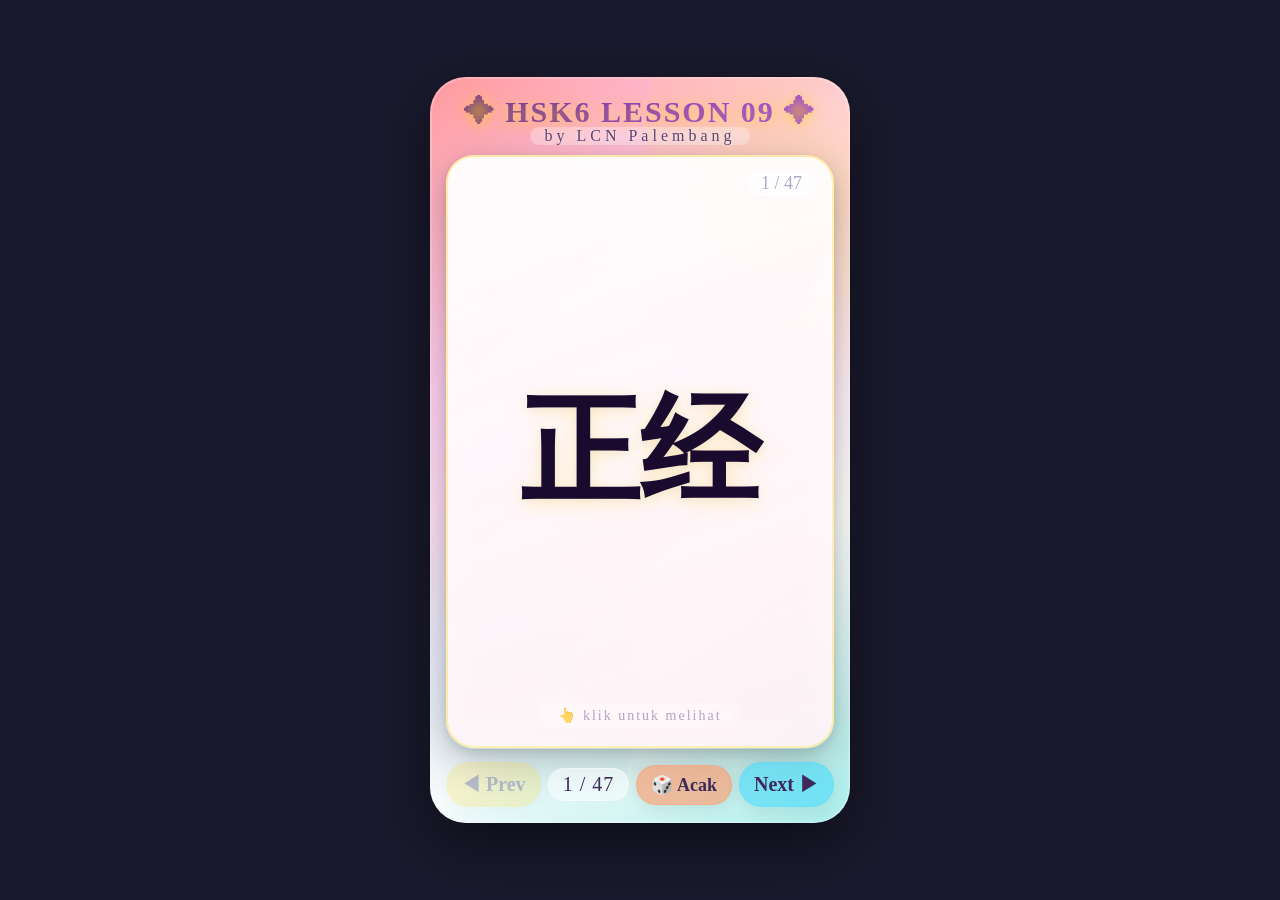
<file: data/wo9/KOSAKATA HSK6 BAB 09.html>
<!DOCTYPE html>
<html lang="zh-CN">
<head>
    <meta charset="UTF-8" />
    <meta name="viewport" content="width=device-width, initial-scale=1.0, maximum-scale=1.0, user-scalable=no" />
    <title>HSK6 LESSON 09 - 交互词汇卡</title>
    <style>
        /* ===== 全局重置 & 基础 ===== */
        *,
        *::before,
        *::after {
            margin: 0;
            padding: 0;
            box-sizing: border-box;
        }

        body {
            display: flex;
            justify-content: center;
            align-items: center;
            min-height: 100vh;
            background: #1a1a2e;
            font-family: 'SimSun', 'NSimSun', '宋体', serif;
            padding: 12px;
        }

        .phone-frame {
            position: relative;
            width: 100%;
            max-width: 420px;
            aspect-ratio: 9 / 16;
            background: linear-gradient(145deg, #ff9a9e 0%, #fecfef 30%, #fdfcfb 70%, #a8edea 100%);
            border-radius: 36px;
            box-shadow: 0 20px 60px rgba(0, 0, 0, 0.5), 0 0 0 2px rgba(255, 255, 255, 0.2) inset;
            padding: 18px 16px 16px 16px;
            display: flex;
            flex-direction: column;
            overflow: hidden;
            transition: background 0.6s ease;
        }

        .phone-frame::before {
            content: '';
            position: absolute;
            top: -20%;
            right: -20%;
            width: 70%;
            height: 70%;
            background: radial-gradient(circle, rgba(255, 215, 0, 0.25) 0%, transparent 70%);
            border-radius: 50%;
            pointer-events: none;
            z-index: 0;
        }
        .phone-frame::after {
            content: '';
            position: absolute;
            bottom: -10%;
            left: -10%;
            width: 60%;
            height: 60%;
            background: radial-gradient(circle, rgba(72, 219, 251, 0.20) 0%, transparent 70%);
            border-radius: 50%;
            pointer-events: none;
            z-index: 0;
        }

        .header {
            position: relative;
            z-index: 1;
            text-align: center;
            padding-bottom: 6px;
            flex-shrink: 0;
            user-select: none;
        }
        .header h1 {
            font-family: 'SimSun', 'NSimSun', '宋体', serif;
            font-size: clamp(18px, 4.2vw, 30px);
            font-weight: 700;
            color: #2d1b4e;
            text-shadow: 0 2px 12px rgba(255, 215, 0, 0.5), 0 0 30px rgba(255, 200, 0, 0.2);
            letter-spacing: 2px;
            background: linear-gradient(135deg, #6a3093, #a044ff);
            -webkit-background-clip: text;
            -webkit-text-fill-color: transparent;
            background-clip: text;
        }
        .header .sub {
            font-family: 'SimSun', 'NSimSun', '宋体', serif;
            font-size: clamp(10px, 2.2vw, 16px);
            color: #4a3a6a;
            letter-spacing: 4px;
            opacity: 0.9;
            font-weight: 400;
            margin-top: -2px;
            text-shadow: 0 1px 4px rgba(255, 255, 255, 0.6);
        }
        .header .sub span {
            display: inline-block;
            background: rgba(255, 255, 255, 0.35);
            padding: 0 14px;
            border-radius: 20px;
            backdrop-filter: blur(4px);
        }

        .card-wrapper {
            position: relative;
            z-index: 1;
            flex: 1;
            min-height: 0;
            perspective: 1200px;
            margin: 4px 0 8px 0;
            cursor: pointer;
        }

        .card-flipper {
            position: relative;
            width: 100%;
            height: 100%;
            transition: transform 0.65s cubic-bezier(0.23, 1, 0.32, 1);
            transform-style: preserve-3d;
            border-radius: 28px;
            box-shadow: 0 12px 40px rgba(0, 0, 0, 0.25), 0 4px 12px rgba(0, 0, 0, 0.1);
        }

        .card-flipper.flipped {
            transform: rotateY(180deg);
        }

        .card-face {
            position: absolute;
            top: 0;
            left: 0;
            width: 100%;
            height: 100%;
            backface-visibility: hidden;
            -webkit-backface-visibility: hidden;
            border-radius: 28px;
            display: flex;
            flex-direction: column;
            justify-content: center;
            align-items: center;
            padding: 24px 22px;
            overflow-y: auto;
            background: rgba(255, 255, 255, 0.92);
            backdrop-filter: blur(6px);
            border: 2px solid rgba(255, 255, 255, 0.6);
            box-shadow: inset 0 0 40px rgba(255, 255, 255, 0.3);
        }

        .card-front {
            background: linear-gradient(160deg, rgba(255, 255, 255, 0.95), rgba(255, 240, 245, 0.92));
            border: 2px solid rgba(255, 215, 0, 0.3);
        }
        .card-front .hanzi {
            font-family: 'SimSun', 'NSimSun', '宋体', serif;
            font-size: clamp(68px, 15vw, 120px);
            font-weight: 700;
            color: #1a0a2e;
            text-shadow: 0 4px 20px rgba(255, 200, 0, 0.25), 0 2px 8px rgba(0, 0, 0, 0.05);
            line-height: 1.2;
            text-align: center;
            word-break: break-word;
            transition: transform 0.3s ease;
        }
        .card-front .tap-hint {
            position: absolute;
            bottom: 18px;
            font-size: clamp(11px, 2vw, 14px);
            color: #8888aa;
            letter-spacing: 2px;
            opacity: 0.7;
            background: rgba(255, 255, 255, 0.5);
            padding: 4px 18px;
            border-radius: 30px;
            backdrop-filter: blur(4px);
            font-family: 'SimSun', 'NSimSun', '宋体', serif;
        }
        .card-front .index-badge {
            position: absolute;
            top: 14px;
            right: 16px;
            font-size: clamp(13px, 2.4vw, 18px);
            color: #aaaacc;
            font-weight: 300;
            background: rgba(255, 255, 255, 0.5);
            padding: 2px 14px;
            border-radius: 30px;
            backdrop-filter: blur(4px);
            font-family: 'SimSun', 'NSimSun', '宋体', serif;
        }

        .card-back {
            transform: rotateY(180deg);
            background: linear-gradient(160deg, #fefefe, #f5f0ff);
            border: 2px solid rgba(160, 120, 255, 0.25);
            justify-content: flex-start;
            padding-top: 20px;
            gap: 4px;
            overflow-y: auto;
        }
        .card-back::-webkit-scrollbar {
            width: 3px;
        }
        .card-back::-webkit-scrollbar-thumb {
            background: #c0b0d0;
            border-radius: 10px;
        }

        .card-back .back-pinyin {
            font-family: 'SimSun', 'NSimSun', '宋体', serif;
            font-size: clamp(22px, 5vw, 38px);
            color: #e85d75;
            font-weight: 600;
            letter-spacing: 2px;
            text-shadow: 0 1px 8px rgba(232, 93, 117, 0.15);
            margin-top: 4px;
        }
        .card-back .back-arti {
            font-family: 'SimSun', 'NSimSun', '宋体', serif;
            font-size: clamp(16px, 3.6vw, 28px);
            color: #2d1b4e;
            font-weight: 500;
            background: rgba(232, 93, 117, 0.08);
            padding: 4px 18px;
            border-radius: 30px;
            margin: 2px 0 8px 0;
            text-align: center;
        }

        .card-back .contoh-section {
            width: 100%;
            display: flex;
            flex-direction: column;
            align-items: center;
            gap: 2px;
            padding: 0 4px;
        }
        .card-back .contoh-label {
            font-family: 'SimSun', 'NSimSun', '宋体', serif;
            font-size: clamp(12px, 2.2vw, 16px);
            color: #8870aa;
            letter-spacing: 3px;
            font-weight: 400;
            opacity: 0.8;
        }
        .card-back .contoh-hanzi {
            font-family: 'SimSun', 'NSimSun', '宋体', serif;
            font-size: clamp(18px, 4vw, 32px);
            color: #1a0a2e;
            font-weight: 500;
            text-align: center;
            line-height: 1.5;
            padding: 4px 0;
            word-break: break-word;
        }
        .card-back .contoh-pinyin {
            font-family: 'SimSun', 'NSimSun', '宋体', serif;
            font-size: clamp(14px, 3vw, 22px);
            color: #e85d75;
            font-weight: 400;
            text-align: center;
            line-height: 1.5;
            opacity: 0.9;
            word-break: break-word;
        }
        .card-back .contoh-arti {
            font-family: 'SimSun', 'NSimSun', '宋体', serif;
            font-size: clamp(14px, 3vw, 22px);
            color: #4a3a6a;
            font-weight: 400;
            text-align: center;
            line-height: 1.5;
            background: rgba(160, 120, 255, 0.07);
            padding: 4px 16px;
            border-radius: 30px;
            margin-top: 2px;
            word-break: break-word;
        }

        .card-back .back-tap-hint {
            position: absolute;
            bottom: 14px;
            font-size: clamp(10px, 1.8vw, 13px);
            color: #aaaacc;
            letter-spacing: 1px;
            opacity: 0.6;
            background: rgba(255, 255, 255, 0.4);
            padding: 2px 16px;
            border-radius: 30px;
            font-family: 'SimSun', 'NSimSun', '宋体', serif;
        }

        .dot-deco {
            display: flex;
            gap: 6px;
            justify-content: center;
            margin: 2px 0 4px 0;
        }
        .dot-deco span {
            width: 6px;
            height: 6px;
            border-radius: 50%;
            background: #d0b0e0;
            opacity: 0.4;
        }
        .dot-deco span:nth-child(2) {
            background: #e85d75;
            opacity: 0.5;
        }
        .dot-deco span:nth-child(3) {
            background: #48dbfb;
            opacity: 0.4;
        }

        .card-back .content-wrap {
            width: 100%;
            display: flex;
            flex-direction: column;
            align-items: center;
            justify-content: center;
            flex: 1;
            gap: 2px;
            padding: 4px 0;
        }

        .highlight-word {
            color: #e85d75;
            font-weight: 700;
            text-shadow: 0 0 12px rgba(232, 93, 117, 0.15);
        }

        /* ===== 导航栏 ===== */
        .nav-bar {
            position: relative;
            z-index: 2;
            display: flex;
            align-items: center;
            justify-content: space-between;
            flex-shrink: 0;
            padding: 6px 0 0 0;
            gap: 4px;
            user-select: none;
        }

        .nav-btn {
            font-family: 'SimSun', 'NSimSun', '宋体', serif;
            background: rgba(255, 255, 255, 0.75);
            backdrop-filter: blur(8px);
            border: none;
            border-radius: 40px;
            padding: 8px 14px;
            font-size: clamp(13px, 2.8vw, 20px);
            font-weight: 600;
            color: #3d2a5a;
            cursor: pointer;
            transition: all 0.25s ease;
            box-shadow: 0 4px 16px rgba(0, 0, 0, 0.08);
            display: flex;
            align-items: center;
            gap: 2px;
            border: 1px solid rgba(255, 255, 255, 0.6);
            min-width: 44px;
            justify-content: center;
            white-space: nowrap;
        }
        .nav-btn:hover:not(:disabled) {
            transform: translateY(-2px) scale(1.03);
            box-shadow: 0 8px 28px rgba(0, 0, 0, 0.15);
            background: rgba(255, 255, 255, 0.95);
        }
        .nav-btn:active:not(:disabled) {
            transform: scale(0.94);
        }
        .nav-btn:disabled {
            opacity: 0.3;
            cursor: not-allowed;
            transform: none !important;
        }

        .nav-btn.prev-btn {
            background: rgba(255, 215, 0, 0.6);
            border-color: rgba(255, 215, 0, 0.3);
        }
        .nav-btn.prev-btn:hover:not(:disabled) {
            background: rgba(255, 215, 0, 0.85);
        }

        .nav-btn.next-btn {
            background: rgba(72, 219, 251, 0.6);
            border-color: rgba(72, 219, 251, 0.3);
        }
        .nav-btn.next-btn:hover:not(:disabled) {
            background: rgba(72, 219, 251, 0.85);
        }

        .nav-btn.random-btn {
            background: rgba(255, 150, 100, 0.6);
            border-color: rgba(255, 150, 100, 0.3);
            font-size: clamp(12px, 2.6vw, 18px);
        }
        .nav-btn.random-btn:hover:not(:disabled) {
            background: rgba(255, 150, 100, 0.85);
        }

        .nav-counter {
            font-family: 'SimSun', 'NSimSun', '宋体', serif;
            font-size: clamp(13px, 2.6vw, 20px);
            color: #3d2a5a;
            font-weight: 500;
            background: rgba(255, 255, 255, 0.5);
            backdrop-filter: blur(4px);
            padding: 4px 14px;
            border-radius: 40px;
            border: 1px solid rgba(255, 255, 255, 0.4);
            min-width: 50px;
            text-align: center;
            letter-spacing: 1px;
        }

        /* ===== 响应式 ===== */
        @media (max-width: 440px) {
            .phone-frame {
                border-radius: 24px;
                padding: 12px 10px 10px 10px;
            }
            .card-face {
                padding: 16px 12px;
                border-radius: 20px;
            }
            .card-flipper {
                border-radius: 20px;
            }
            .nav-btn {
                padding: 5px 10px;
                min-width: 36px;
                border-radius: 30px;
                font-size: clamp(11px, 2.4vw, 16px);
            }
            .nav-counter {
                min-width: 40px;
                padding: 2px 10px;
                font-size: clamp(10px, 2vw, 14px);
            }
        }

        @media (max-height: 700px) {
            .header h1 {
                font-size: clamp(14px, 3.6vw, 20px);
            }
            .header .sub {
                font-size: clamp(8px, 1.8vw, 12px);
            }
            .card-front .hanzi {
                font-size: clamp(48px, 12vw, 80px);
            }
            .card-back .back-pinyin {
                font-size: clamp(16px, 4vw, 26px);
            }
            .card-back .back-arti {
                font-size: clamp(12px, 3vw, 20px);
            }
            .card-back .contoh-hanzi {
                font-size: clamp(14px, 3.2vw, 22px);
            }
            .card-back .contoh-pinyin {
                font-size: clamp(11px, 2.4vw, 16px);
            }
            .card-back .contoh-arti {
                font-size: clamp(11px, 2.4vw, 16px);
            }
        }

        @media (max-height: 600px) {
            .card-front .hanzi {
                font-size: clamp(36px, 10vw, 60px);
            }
            .card-back .back-pinyin {
                font-size: clamp(14px, 3.2vw, 20px);
            }
            .card-back .back-arti {
                font-size: clamp(10px, 2.4vw, 16px);
            }
            .card-back .contoh-hanzi {
                font-size: clamp(12px, 2.6vw, 18px);
            }
            .card-back .contoh-pinyin {
                font-size: clamp(10px, 2vw, 14px);
            }
            .card-back .contoh-arti {
                font-size: clamp(10px, 2vw, 14px);
            }
            .header h1 {
                font-size: clamp(12px, 3vw, 16px);
            }
            .header .sub {
                font-size: clamp(7px, 1.4vw, 10px);
            }
        }

        .card-wrapper:active .card-front .hanzi {
            transform: scale(0.96);
        }
        .card-back {
            scrollbar-width: thin;
        }
    </style>
</head>
<body>

    <div class="phone-frame" id="app">

        <div class="header">
            <h1>✦ HSK6 LESSON 09 ✦</h1>
            <div class="sub"><span>by LCN Palembang</span></div>
        </div>

        <div class="card-wrapper" id="cardWrapper">
            <div class="card-flipper" id="cardFlipper">

                <div class="card-face card-front">
                    <div class="index-badge" id="frontIndex">1 / 47</div>
                    <div class="hanzi" id="hanziDisplay">正经</div>
                    <div class="tap-hint">👆  klik untuk melihat</div>
                </div>

                <div class="card-face card-back" id="cardBack">
                    <div class="content-wrap">
                        <div class="back-pinyin" id="pinyinDisplay">zhèngjīnɡ</div>
                        <div class="back-arti" id="artiDisplay">sungguh2, serius</div>
                        <div class="dot-deco">
                            <span></span><span></span><span></span>
                        </div>
                        <div class="contoh-section">
                            <div class="contoh-label">—  Contoh Kalimat  —</div>
                            <div class="contoh-hanzi" id="contohHanzi">他说话很正经，不像是在开玩笑。</div>
                            <div class="contoh-pinyin" id="contohPinyin">Tā shuōhuà hěn zhèngjīng, bù xiàng shì zài kāi wánxiào.</div>
                            <div class="contoh-arti" id="contohArti">Dia berbicara dengan sangat serius, tidak seperti sedang bercanda.</div>
                        </div>
                    </div>
                    <div class="back-tap-hint">👆  klik untuk kembali</div>
                </div>

            </div>
        </div>

        <div class="nav-bar">
            <button class="nav-btn prev-btn" id="prevBtn" disabled>◀ Prev</button>
            <div class="nav-counter" id="navCounter">1 / 47</div>
            <button class="nav-btn random-btn" id="randomBtn">🎲 Acak</button>
            <button class="nav-btn next-btn" id="nextBtn">Next ▶</button>
        </div>

    </div>

    <script>
        // ============================================================
        //  DATA KOSAKATA HSK6 LESSON 09 (47 kata)
        // ============================================================
        const baseData = [{
            hanzi: '正经',
            pinyin: 'zhèngjīnɡ',
            arti: 'sungguh2, serius',
            contoh: '他说话很正经，不像是在开玩笑。',
            contohPinyin: 'Tā shuōhuà hěn zhèngjīng, bù xiàng shì zài kāi wánxiào.',
            contohArti: 'Dia berbicara dengan sangat serius, tidak seperti sedang bercanda.'
        }, {
            hanzi: '玩意儿',
            pinyin: 'wányìr',
            arti: 'mainan',
            contoh: '这个玩意儿很有意思，我很喜欢。',
            contohPinyin: 'Zhège wányìr hěn yǒuyìsi, wǒ hěn xǐhuān.',
            contohArti: 'Mainan ini sangat menarik, saya sangat menyukainya.'
        }, {
            hanzi: '憋',
            pinyin: 'biē',
            arti: 'menahan',
            contoh: '他憋了很久才说出那句话。',
            contohPinyin: 'Tā biē le hěn jiǔ cái shuō chū nà jù huà.',
            contohArti: 'Dia menahan lama baru mengucapkan kalimat itu.'
        }, {
            hanzi: '报警',
            pinyin: 'bàojǐnɡ',
            arti: 'melapor polisi, bahaya',
            contoh: '发现小偷后，他立刻报警了。',
            contohPinyin: 'Fāxiàn xiǎotōu hòu, tā lìkè bàojǐng le.',
            contohArti: 'Setelah menemukan pencuri, dia segera melapor polisi.'
        }, {
            hanzi: '绑架',
            pinyin: 'bǎnɡjià',
            arti: 'menculik',
            contoh: '新闻里报道了一起绑架案。',
            contohPinyin: 'Xīnwén lǐ bàodào le yī qǐ bǎngjià àn.',
            contohArti: 'Berita melaporkan sebuah kasus penculikan.'
        }, {
            hanzi: '受罪',
            pinyin: 'shòuzuì',
            arti: 'menanggung derita',
            contoh: '他生病了，真受罪。',
            contohPinyin: 'Tā shēngbìng le, zhēn shòuzuì.',
            contohArti: 'Dia sakit, benar-benar menderita.'
        }, {
            hanzi: '吼',
            pinyin: 'hǒu',
            arti: 'mengaum, meraung',
            contoh: '他生气地吼了一声。',
            contohPinyin: 'Tā shēngqì de hǒu le yī shēng.',
            contohArti: 'Dia meraung dengan marah.'
        }, {
            hanzi: '智能',
            pinyin: 'zhìnénɡ',
            arti: 'pintar, kecerdasan',
            contoh: '现在的手机越来越智能了。',
            contohPinyin: 'Xiànzài de shǒujī yuèláiyuè zhìnéng le.',
            contohArti: 'Ponsel sekarang semakin pintar.'
        }, {
            hanzi: '奴隶',
            pinyin: 'núlì',
            arti: 'budak',
            contoh: '古代的奴隶生活非常悲惨。',
            contohPinyin: 'Gǔdài de núlì shēnghuó fēicháng bēicǎn.',
            contohArti: 'Kehidupan budak di zaman kuno sangat menyedihkan.'
        }, {
            hanzi: '麻木',
            pinyin: 'mámù',
            arti: 'apatis, tak acuh',
            contoh: '他对别人的痛苦已经麻木了。',
            contohPinyin: 'Tā duì biérén de tòngkǔ yǐjīng mámù le.',
            contohArti: 'Dia sudah apatis terhadap penderitaan orang lain.'
        }, {
            hanzi: '狼吞虎咽',
            pinyin: 'lánɡtūn-hǔyān',
            arti: 'melahap dengan rakus',
            contoh: '他饿了很久，狼吞虎咽地吃着饭。',
            contohPinyin: 'Tā è le hěn jiǔ, lángtūn-hǔyàn de chī zhe fàn.',
            contohArti: 'Dia sudah lapar lama, melahap makanan dengan rakus.'
        }, {
            hanzi: '伺候',
            pinyin: 'cìhou',
            arti: 'melayani, meladeni',
            contoh: '她每天伺候生病的母亲。',
            contohPinyin: 'Tā měitiān cìhou shēngbìng de mǔqīn.',
            contohArti: 'Dia setiap hari melayani ibunya yang sakit.'
        }, {
            hanzi: '眨',
            pinyin: 'zhǎ',
            arti: 'kejap',
            contoh: '他眨了眨眼睛，表示同意。',
            contohPinyin: 'Tā zhǎ le zhǎ yǎnjīng, biǎoshì tóngyì.',
            contohArti: 'Dia mengedipkan mata, menandakan setuju.'
        }, {
            hanzi: '索性',
            pinyin: 'suǒxìnɡ',
            arti: 'Tak kepalang lagi',
            contoh: '反正已经迟到了，索性就不去了。',
            contohPinyin: 'Fǎnzhèng yǐjīng chídào le, suǒxìng jiù bù qù le.',
            contohArti: 'Karena sudah terlambat, tak kepalang lagi tidak jadi pergi.'
        }, {
            hanzi: '作息',
            pinyin: 'zuòxī',
            arti: 'kerja & beristirahat',
            contoh: '我们应该有规律的作息时间。',
            contohPinyin: 'Wǒmen yīnggāi yǒu guīlǜ de zuòxī shíjiān.',
            contohArti: 'Kita harus memiliki jadwal kerja dan istirahat yang teratur.'
        }, {
            hanzi: '着手',
            pinyin: 'zhuóshǒu',
            arti: 'mulai mengerjakan',
            contoh: '他着手准备这个项目。',
            contohPinyin: 'Tā zhuóshǒu zhǔnbèi zhège xiàngmù.',
            contohArti: 'Dia mulai mempersiapkan proyek ini.'
        }, {
            hanzi: '安置',
            pinyin: 'ānzhì',
            arti: 'menempatkan, mengatur penempatan',
            contoh: '政府安置了受灾的居民。',
            contohPinyin: 'Zhèngfǔ ānzhì le shòuzāi de jūmín.',
            contohArti: 'Pemerintah menempatkan warga yang terkena bencana.'
        }, {
            hanzi: '防止',
            pinyin: 'fánɡzhǐ',
            arti: 'mencegah',
            contoh: '我们要采取措施防止火灾。',
            contohPinyin: 'Wǒmen yào cǎiqǔ cuòshī fángzhǐ huǒzāi.',
            contohArti: 'Kita harus mengambil tindakan untuk mencegah kebakaran.'
        }, {
            hanzi: '薄弱',
            pinyin: 'bóruò',
            arti: 'lemah',
            contoh: '他的英语基础比较薄弱。',
            contohPinyin: 'Tā de Yīngyǔ jīchǔ bǐjiào bóruò.',
            contohArti: 'Dasar bahasa Inggrisnya relatif lemah.'
        }, {
            hanzi: '精致',
            pinyin: 'jīnɡzhì',
            arti: 'halus, indah sekali',
            contoh: '这件礼物非常精致。',
            contohPinyin: 'Zhè jiàn lǐwù fēicháng jīngzhì.',
            contohArti: 'Hadiah ini sangat indah dan halus.'
        }, {
            hanzi: '庄重',
            pinyin: 'zhuānɡzhònɡ',
            arti: 'serius, bersungguh2',
            contoh: '他的态度很庄重。',
            contohPinyin: 'Tā de tàidù hěn zhuāngzhòng.',
            contohArti: 'Sikapnya sangat serius.'
        }, {
            hanzi: '分散',
            pinyin: 'fēnsàn',
            arti: 'terpencar, tersebar',
            contoh: '注意力不要分散。',
            contohPinyin: 'Zhùyìlì bùyào fēnsàn.',
            contohArti: 'Jangan biarkan perhatian terpencar.'
        }, {
            hanzi: '僵硬',
            pinyin: 'jiānɡyìnɡ',
            arti: 'kaku, tegang',
            contoh: '他的身体很僵硬，需要放松。',
            contohPinyin: 'Tā de shēntǐ hěn jiāngyìng, xūyào fàngsōng.',
            contohArti: 'Tubuhnya sangat kaku, perlu relaksasi.'
        }, {
            hanzi: '四肢',
            pinyin: 'sìzhī',
            arti: 'empat anggota tubuh (tangan dan kaki)',
            contoh: '他的四肢都受了伤。',
            contohPinyin: 'Tā de sìzhī dōu shòu le shāng.',
            contohArti: 'Keempat anggota tubuhnya (tangan dan kaki) terluka.'
        }, {
            hanzi: '特长',
            pinyin: 'tèchánɡ',
            arti: 'keahlian dibidang khusus',
            contoh: '他的特长是画画。',
            contohPinyin: 'Tā de tècháng shì huàhuà.',
            contohArti: 'Keahlian khususnya adalah melukis.'
        }, {
            hanzi: '兴高采烈',
            pinyin: 'xīnɡɡāo-cǎiliè',
            arti: 'bersukaria',
            contoh: '孩子们兴高采烈地庆祝节日。',
            contohPinyin: 'Háizimen xìnggāo-cǎiliè de qìngzhù jiérì.',
            contohArti: 'Anak-anak bersukaria merayakan hari raya.'
        }, {
            hanzi: '摇滚',
            pinyin: 'yáoɡǔn',
            arti: 'beroleng2, musik rock',
            contoh: '他最喜欢听摇滚音乐。',
            contohPinyin: 'Tā zuì xǐhuān tīng yáogǔn yīnyuè.',
            contohArti: 'Dia paling suka mendengarkan musik rock.'
        }, {
            hanzi: '一举两得',
            pinyin: 'yìjǔ-liǎnɡdé',
            arti: 'sambil menyelam minum air',
            contoh: '运动既能锻炼身体又能放松心情，真是一举两得。',
            contohPinyin: 'Yùndòng jì néng duànliàn shēntǐ yòu néng fàngsōng xīnqíng, zhēn shì yījǔ-liǎngdé.',
            contohArti: 'Olahraga bisa melatih tubuh dan juga melemaskan pikiran, benar-benar sambil menyelam minum air.'
        }, {
            hanzi: '冷落',
            pinyin: 'lěnɡluò',
            arti: 'memperlakukan dengan dingin',
            contoh: '他感到自己被冷落了。',
            contohPinyin: 'Tā gǎndào zìjǐ bèi lěngluò le.',
            contohArti: 'Dia merasa diperlakukan dengan dingin.'
        }, {
            hanzi: '踏实',
            pinyin: 'tāshi',
            arti: 'mantap, tenang, tentram',
            contoh: '他做事很踏实，让人放心。',
            contohPinyin: 'Tā zuòshì hěn tāshi, ràng rén fàngxīn.',
            contohArti: 'Dia bekerja dengan mantap, membuat orang tenang.'
        }, {
            hanzi: '空虚',
            pinyin: 'kōnɡxū',
            arti: 'kosong',
            contoh: '他退休后觉得生活很空虚。',
            contohPinyin: 'Tā tuìxiū hòu juéde shēnghuó hěn kōngxū.',
            contohArti: 'Setelah pensiun, dia merasa hidupnya sangat kosong.'
        }, {
            hanzi: '要命',
            pinyin: 'yào mìnɡ',
            arti: 'luar biasa, minta ampun',
            contoh: '今天热得要命。',
            contohPinyin: 'Jīntiān rè de yàomìng.',
            contohArti: 'Hari ini panas luar biasa (minta ampun).'
        }, {
            hanzi: '粥',
            pinyin: 'zhōu',
            arti: 'bubur',
            contoh: '他早上喜欢吃粥。',
            contohPinyin: 'Tā zǎoshang xǐhuān chī zhōu.',
            contohArti: 'Dia suka makan bubur di pagi hari.'
        }, {
            hanzi: '消耗',
            pinyin: 'xiāohào',
            arti: 'menghabiskan',
            contoh: '跑步会消耗很多能量。',
            contohPinyin: 'Pǎobù huì xiāohào hěnduō néngliàng.',
            contohArti: 'Berlari akan menghabiskan banyak energi.'
        }, {
            hanzi: '弥补',
            pinyin: 'míbǔ',
            arti: 'menutupi, mengisi, menambal',
            contoh: '他想办法弥补自己的过失。',
            contohPinyin: 'Tā xiǎng bànfǎ míbǔ zìjǐ de guòshī.',
            contohArti: 'Dia berusaha menutupi kesalahannya.'
        }, {
            hanzi: '沸腾',
            pinyin: 'fèiténɡ',
            arti: 'mendidih, meluap2',
            contoh: '水已经沸腾了。',
            contohPinyin: 'Shuǐ yǐjīng fèiténg le.',
            contohArti: 'Air sudah mendidih.'
        }, {
            hanzi: '弥漫',
            pinyin: 'mímàn',
            arti: 'tersebar dimana2',
            contoh: '烟雾弥漫了整个房间。',
            contohPinyin: 'Yānwù mímàn le zhěnggè fángjiān.',
            contohArti: 'Asap tersebar di seluruh ruangan.'
        }, {
            hanzi: '往常',
            pinyin: 'wǎnɡchánɡ',
            arti: 'seperti sebelumnya, biasanya, spt sediakala',
            contoh: '他往常这时候已经起床了。',
            contohPinyin: 'Tā wǎngcháng zhè shíhou yǐjīng qǐchuáng le.',
            contohArti: 'Biasanya dia sudah bangun pada jam segini.'
        }, {
            hanzi: '侦探',
            pinyin: 'zhēntàn',
            arti: 'detektif',
            contoh: '他梦想成为一名侦探。',
            contohPinyin: 'Tā mèngxiǎng chéngwéi yī míng zhēntàn.',
            contohArti: 'Dia bercita-cita menjadi seorang detektif.'
        }, {
            hanzi: '案件',
            pinyin: 'ànjiàn',
            arti: 'perkara, kasus hukum',
            contoh: '警方正在调查这个案件。',
            contohPinyin: 'Jǐngfāng zhèngzài diàochá zhège ànjiàn.',
            contohArti: 'Polisi sedang menyelidiki kasus ini.'
        }, {
            hanzi: '突破',
            pinyin: 'tūpò',
            arti: 'mendobrak, menerobos',
            contoh: '他在研究上取得了重大突破。',
            contohPinyin: 'Tā zài yánjiū shàng qǔdé le zhòngdà tūpò.',
            contohArti: 'Dia mencapai terobosan besar dalam penelitiannya.'
        }, {
            hanzi: '震惊',
            pinyin: 'zhènjīnɡ',
            arti: 'mengejutkan, mengagetkan',
            contoh: '这个消息让所有人都震惊了。',
            contohPinyin: 'Zhège xiāoxi ràng suǒyǒu rén dōu zhènjīng le.',
            contohArti: 'Berita ini mengejutkan semua orang.'
        }, {
            hanzi: '彩票',
            pinyin: 'cǎipiào',
            arti: 'lotere, undian',
            contoh: '他喜欢买彩票。',
            contohPinyin: 'Tā xǐhuān mǎi cǎipiào.',
            contohArti: 'Dia suka membeli lotere.'
        }, {
            hanzi: '恐怖',
            pinyin: 'kǒnɡbù',
            arti: 'teror, mengerikan',
            contoh: '这部电影太恐怖了。',
            contohPinyin: 'Zhè bù diànyǐng tài kǒngbù le.',
            contohArti: 'Film ini terlalu mengerikan.'
        }, {
            hanzi: '袭击',
            pinyin: 'xíjī',
            arti: 'melancarkan serangan',
            contoh: '恐怖分子袭击了这座城市。',
            contohPinyin: 'Kǒngbù fènzǐ xíjī le zhè zuò chéngshì.',
            contohArti: 'Teroris menyerang kota ini.'
        }, {
            hanzi: '干扰',
            pinyin: 'ɡānrǎo',
            arti: 'gangguan, mengganggu',
            contoh: '噪音干扰了我的学习。',
            contohPinyin: 'Zàoyīn gānrǎo le wǒ de xuéxí.',
            contohArti: 'Kebisingan mengganggu belajar saya.'
        }, {
            hanzi: '安宁',
            pinyin: 'ānnínɡ',
            arti: 'tenang, tenteram, tidak gelisah',
            contoh: '他喜欢乡村的安宁生活。',
            contohPinyin: 'Tā xǐhuān xiāngcūn de ānníng shēnghuó.',
            contohArti: 'Dia menyukai kehidupan pedesaan yang tenang dan tenteram.'
        }];

        // ============================================================
        //  STATE
        // ============================================================
        let currentData = [...baseData];
        let currentIndex = 0;
        const total = baseData.length;

        // DOM refs
        const cardFlipper = document.getElementById('cardFlipper');
        const cardWrapper = document.getElementById('cardWrapper');
        const hanziDisplay = document.getElementById('hanziDisplay');
        const frontIndex = document.getElementById('frontIndex');
        const pinyinDisplay = document.getElementById('pinyinDisplay');
        const artiDisplay = document.getElementById('artiDisplay');
        const contohHanzi = document.getElementById('contohHanzi');
        const contohPinyin = document.getElementById('contohPinyin');
        const contohArti = document.getElementById('contohArti');
        const navCounter = document.getElementById('navCounter');
        const prevBtn = document.getElementById('prevBtn');
        const nextBtn = document.getElementById('nextBtn');
        const randomBtn = document.getElementById('randomBtn');

        let isFlipped = false;

        // ============================================================
        //  RENDER
        // ============================================================
        function renderCard(index) {
            const data = currentData[index];
            if (!data) return;

            hanziDisplay.textContent = data.hanzi;
            frontIndex.textContent = `${index + 1} / ${total}`;

            pinyinDisplay.textContent = data.pinyin;
            artiDisplay.textContent = data.arti;

            // Highlight target
            const target = data.hanzi;
            let contohHtml = data.contoh;
            if (target.length === 1) {
                const regex = new RegExp(target, 'g');
                contohHtml = contohHtml.replace(regex, `<span class="highlight-word">${target}</span>`);
            } else {
                const regex = new RegExp(target, 'g');
                contohHtml = contohHtml.replace(regex, `<span class="highlight-word">${target}</span>`);
            }
            contohHanzi.innerHTML = contohHtml;

            contohPinyin.textContent = data.contohPinyin;
            contohArti.textContent = data.contohArti;

            navCounter.textContent = `${index + 1} / ${total}`;
            prevBtn.disabled = (index === 0);
            nextBtn.disabled = (index === total - 1);

            if (isFlipped) {
                cardFlipper.classList.remove('flipped');
                isFlipped = false;
            }
        }

        function goTo(index) {
            if (index < 0 || index >= total) return;
            currentIndex = index;
            renderCard(currentIndex);
        }

        function nextCard() {
            if (currentIndex < total - 1) goTo(currentIndex + 1);
        }

        function prevCard() {
            if (currentIndex > 0) goTo(currentIndex - 1);
        }

        // ============================================================
        //  SHUFFLE
        // ============================================================
        function shuffleArray(arr) {
            for (let i = arr.length - 1; i > 0; i--) {
                const j = Math.floor(Math.random() * (i + 1));
                [arr[i], arr[j]] = [arr[j], arr[i]];
            }
            return arr;
        }

        function shuffleCards() {
            shuffleArray(currentData);
            currentIndex = 0;
            renderCard(0);
        }

        // ============================================================
        //  FLIP
        // ============================================================
        function toggleFlip(e) {
            if (e.target.closest('.nav-btn') || e.target.closest('.nav-bar')) return;
            cardFlipper.classList.toggle('flipped');
            isFlipped = !isFlipped;
        }

        // ============================================================
        //  KEYBOARD
        // ============================================================
        function handleKeydown(e) {
            if (e.key === 'ArrowRight') { e.preventDefault();
                nextCard(); }
            if (e.key === 'ArrowLeft') { e.preventDefault();
                prevCard(); }
            if (e.key === ' ' || e.key === 'Enter') { e.preventDefault();
                toggleFlip(e); }
        }

        // ============================================================
        //  INIT
        // ============================================================
        cardWrapper.addEventListener('click', toggleFlip);
        prevBtn.addEventListener('click', (e) => { e.stopPropagation();
            prevCard(); });
        nextBtn.addEventListener('click', (e) => { e.stopPropagation();
            nextCard(); });
        randomBtn.addEventListener('click', (e) => {
            e.stopPropagation();
            shuffleCards();
        });
        document.addEventListener('keydown', handleKeydown);

        renderCard(0);

        // ============================================================
        //  SWIPE
        // ============================================================
        let touchStartX = 0;
        let touchStartY = 0;
        const wrapper = document.querySelector('.phone-frame');

        wrapper.addEventListener('touchstart', (e) => {
            const touch = e.touches[0];
            touchStartX = touch.clientX;
            touchStartY = touch.clientY;
        }, { passive: true });

        wrapper.addEventListener('touchend', (e) => {
            if (touchStartX === 0) return;
            const touchEnd = e.changedTouches[0];
            const deltaX = touchEnd.clientX - touchStartX;
            const deltaY = touchEnd.clientY - touchStartY;
            if (Math.abs(deltaX) > Math.abs(deltaY) && Math.abs(deltaX) > 40) {
                if (deltaX < 0) nextCard();
                else prevCard();
            }
            touchStartX = 0;
            touchStartY = 0;
        }, { passive: true });

        console.log(`✅ HSK6 LESSON 09 — ${total} kosakata siap!`);
        console.log('🎲 Tombol "Acak" untuk mengubah urutan.');
    </script>

</body>
</html>
</file>
